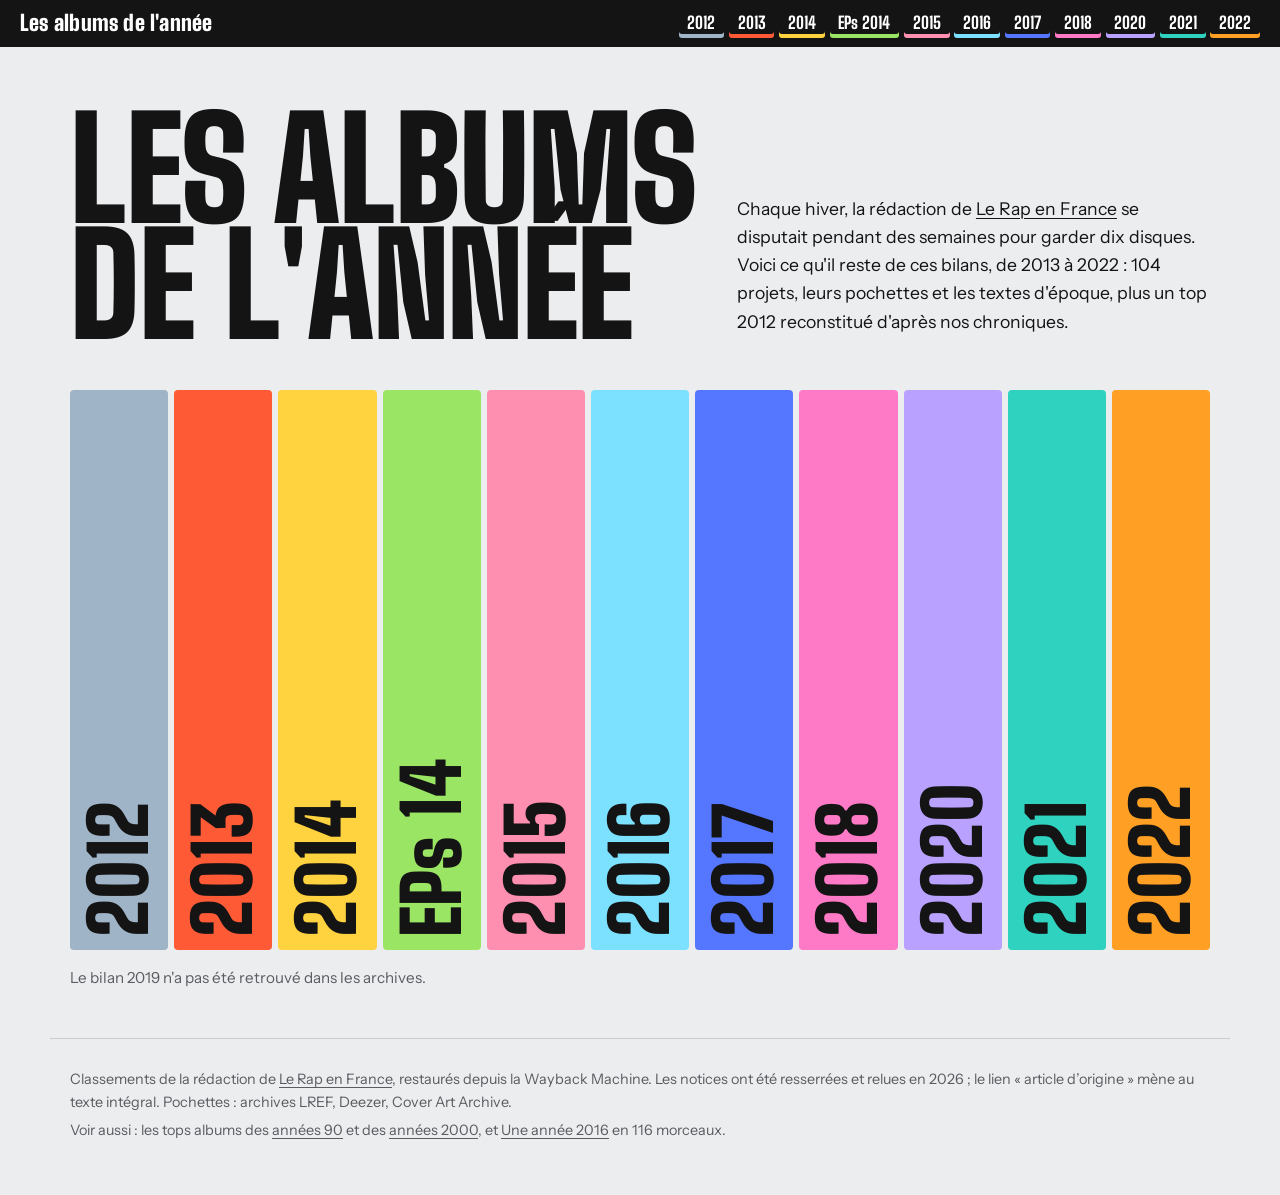
<file: index.html>
<!doctype html>
<html lang="fr"><head><meta charset="utf-8">
<meta name="viewport" content="width=device-width,initial-scale=1">
<title>Les albums de l&#x27;année · Le Rap en France 2013–2022</title>
<meta name="description" content="Les tops albums annuels de la rédaction de Le Rap en France, de 2013 à 2022.">
<meta name="theme-color" content="#141414">
<link rel="stylesheet" href="/style.css?v=5">
<link rel="icon" href="data:image/svg+xml,%3Csvg xmlns='http://www.w3.org/2000/svg' viewBox='0 0 64 64'%3E%3Ccircle cx='32' cy='32' r='30' fill='%23141414'/%3E%3Ccircle cx='32' cy='32' r='9' fill='%23141414'/%3E%3C/svg%3E">
</head><body class="hub-page" style="--c:#141414">
<header class="bar"><a class="home" href="/">Les albums de l'année</a><nav aria-label="Années"><a href="/2012/" style="--c:#9FB4C7">2012</a><a href="/2013/" style="--c:#FF5A36">2013</a><a href="/2014/" style="--c:#FFD23F">2014</a><a href="/2014-ep/" style="--c:#9BE564">EPs 2014</a><a href="/2015/" style="--c:#FF8FB1">2015</a><a href="/2016/" style="--c:#7CE0FF">2016</a><a href="/2017/" style="--c:#5577FF">2017</a><a href="/2018/" style="--c:#FF7AC6">2018</a><a href="/2020/" style="--c:#B9A2FF">2020</a><a href="/2021/" style="--c:#2FD1BF">2021</a><a href="/2022/" style="--c:#FFA024">2022</a></nav></header>
<main>
<section class="hub">
  <h1>Les albums<br>de l'année</h1>
  <p>Chaque hiver, la rédaction de <a href="https://lref.fr/">Le Rap en France</a> se disputait pendant des semaines pour garder dix disques. Voici ce qu'il reste de ces bilans, de 2013 à 2022 : 104 projets, leurs pochettes et les textes d'époque, plus un top 2012 reconstitué d'après nos chroniques.</p>
</section>
<ol class="spines">
<li style="--c:#9FB4C7"><a href="/2012/">
  <span class="yr">2012</span>
  <span class="cv"><span class="ph">Fenêtre sur rue</span><img src="https://cdn-images.dzcdn.net/images/cover/addedd991e98eeec4923bd95ccd744d5/500x500-000000-80-0-0.jpg" alt="" loading="lazy" onerror="this.remove()"></span>
  <span class="meta"><small>albums · 10 titres · reconstitué</small><b>Hugo TSR</b><em>N° 1 : Fenêtre sur rue</em></span>
</a></li><li style="--c:#FF5A36"><a href="/2013/">
  <span class="yr">2013</span>
  <span class="cv"><span class="ph">Gunz N’ Rocé</span><img src="https://cdn-images.dzcdn.net/images/cover/c3607acecd62cb50e644ffd924142a46/500x500-000000-80-0-0.jpg" alt="" loading="lazy" onerror="this.remove()"></span>
  <span class="meta"><small>albums · 10 titres</small><b>Rocé</b><em>En tête : Gunz N’ Rocé</em></span>
</a></li><li style="--c:#FFD23F"><a href="/2014/">
  <span class="yr">2014</span>
  <span class="cv"><span class="ph">Toute Entrée Est Définitive</span><img src="https://cdn-images.dzcdn.net/images/cover/6104590730a681fc26f66b612321072b/500x500-000000-80-0-0.jpg" alt="" loading="lazy" onerror="this.remove()"></span>
  <span class="meta"><small>albums · 10 titres</small><b>Asocial Club</b><em>N° 1 : Toute Entrée Est Définitive</em></span>
</a></li><li style="--c:#9BE564"><a href="/2014-ep/">
  <span class="yr">EPs 14</span>
  <span class="cv"><span class="ph">NQNT</span><img src="https://web.archive.org/web/2020im_/http://lerapenfrance.fr/wp-content/uploads/2014/10/vald-nqnt.jpg" alt="" loading="lazy" onerror="this.remove()"></span>
  <span class="meta"><small>EPs &amp; mixtapes · 10 titres</small><b>Vald</b><em>N° 1 : NQNT</em></span>
</a></li><li style="--c:#FF8FB1"><a href="/2015/">
  <span class="yr">2015</span>
  <span class="cv"><span class="ph">Dragon Rash</span><img src="https://cdn-images.dzcdn.net/images/cover/91ef34b7faf3d59c626a4b2e744309b4/500x500-000000-80-0-0.jpg" alt="" loading="lazy" onerror="this.remove()"></span>
  <span class="meta"><small>projets · 10 titres</small><b>Demi Portion</b><em>En tête : Dragon Rash</em></span>
</a></li><li style="--c:#7CE0FF"><a href="/2016/">
  <span class="yr">2016</span>
  <span class="cv"><span class="ph">Dans la légende</span><img src="https://cdn-images.dzcdn.net/images/cover/3722b6f876813ecf4bdf75443bf02da1/500x500-000000-80-0-0.jpg" alt="" loading="lazy" onerror="this.remove()"></span>
  <span class="meta"><small>projets · 10 titres</small><b>PNL</b><em>N° 1 : Dans la légende</em></span>
</a></li><li style="--c:#5577FF"><a href="/2017/">
  <span class="yr">2017</span>
  <span class="cv"><span class="ph">Ipséité</span><img src="https://cdn-images.dzcdn.net/images/cover/79ba3cd515942d1dc62f49f859a374fd/500x500-000000-80-0-0.jpg" alt="" loading="lazy" onerror="this.remove()"></span>
  <span class="meta"><small>projets · 10 titres</small><b>Damso</b><em>N° 1 : Ipséité</em></span>
</a></li><li style="--c:#FF7AC6"><a href="/2018/">
  <span class="yr">2018</span>
  <span class="cv"><span class="ph">UMLA</span><img src="https://cdn-images.dzcdn.net/images/cover/a7bac94fea24e918b383eee57fa97caa/500x500-000000-80-0-0.jpg" alt="" loading="lazy" onerror="this.remove()"></span>
  <span class="meta"><small>projets · 10 titres</small><b>Alpha Wann</b><em>N° 1 : UMLA</em></span>
</a></li><li style="--c:#B9A2FF"><a href="/2020/">
  <span class="yr">2020</span>
  <span class="cv"><span class="ph">Trinity</span><img src="https://cdn-images.dzcdn.net/images/cover/6cebb13caf6dae96d49f35d856a34226/500x500-000000-80-0-0.jpg" alt="" loading="lazy" onerror="this.remove()"></span>
  <span class="meta"><small>projets · 10 titres</small><b>Laylow</b><em>N° 1 : Trinity</em></span>
</a></li><li style="--c:#2FD1BF"><a href="/2021/">
  <span class="yr">2021</span>
  <span class="cv"><span class="ph">L’étrange Histoire de Mr. Anderson</span><img src="https://cdn-images.dzcdn.net/images/cover/f968eb506868df5736521217bb87ccc7/500x500-000000-80-0-0.jpg" alt="" loading="lazy" onerror="this.remove()"></span>
  <span class="meta"><small>projets · 10 titres</small><b>Laylow</b><em>N° 1 : L’étrange Histoire de Mr. Anderson</em></span>
</a></li><li style="--c:#FFA024"><a href="/2022/">
  <span class="yr">2022</span>
  <span class="cv"><span class="ph">Memoria</span><img src="https://cdn-images.dzcdn.net/images/cover/594754de90ec0b807229f9c985289530/500x500-000000-80-0-0.jpg" alt="" loading="lazy" onerror="this.remove()"></span>
  <span class="meta"><small>projets · 14 titres</small><b>Jazzy Bazz</b><em>N° 1 : Memoria</em></span>
</a></li>
</ol>
<p class="gap">Le bilan 2019 n'a pas été retrouvé dans les archives.</p>
</main>
<footer class="foot"><p>Classements de la rédaction de <a href="https://lref.fr/">Le Rap en France</a>, restaurés depuis la Wayback Machine. Les notices ont été resserrées et relues en 2026 ; le lien « article d’origine » mène au texte intégral. Pochettes : archives LREF, Deezer, Cover Art Archive.</p><p>Voir aussi : les tops albums des <a href="https://90.lref.fr/">années 90</a> et des <a href="https://2000.lref.fr/">années 2000</a>, et <a href="https://2016.lref.fr/">Une année 2016</a> en 116 morceaux.</p></footer>
</body></html>
</file>
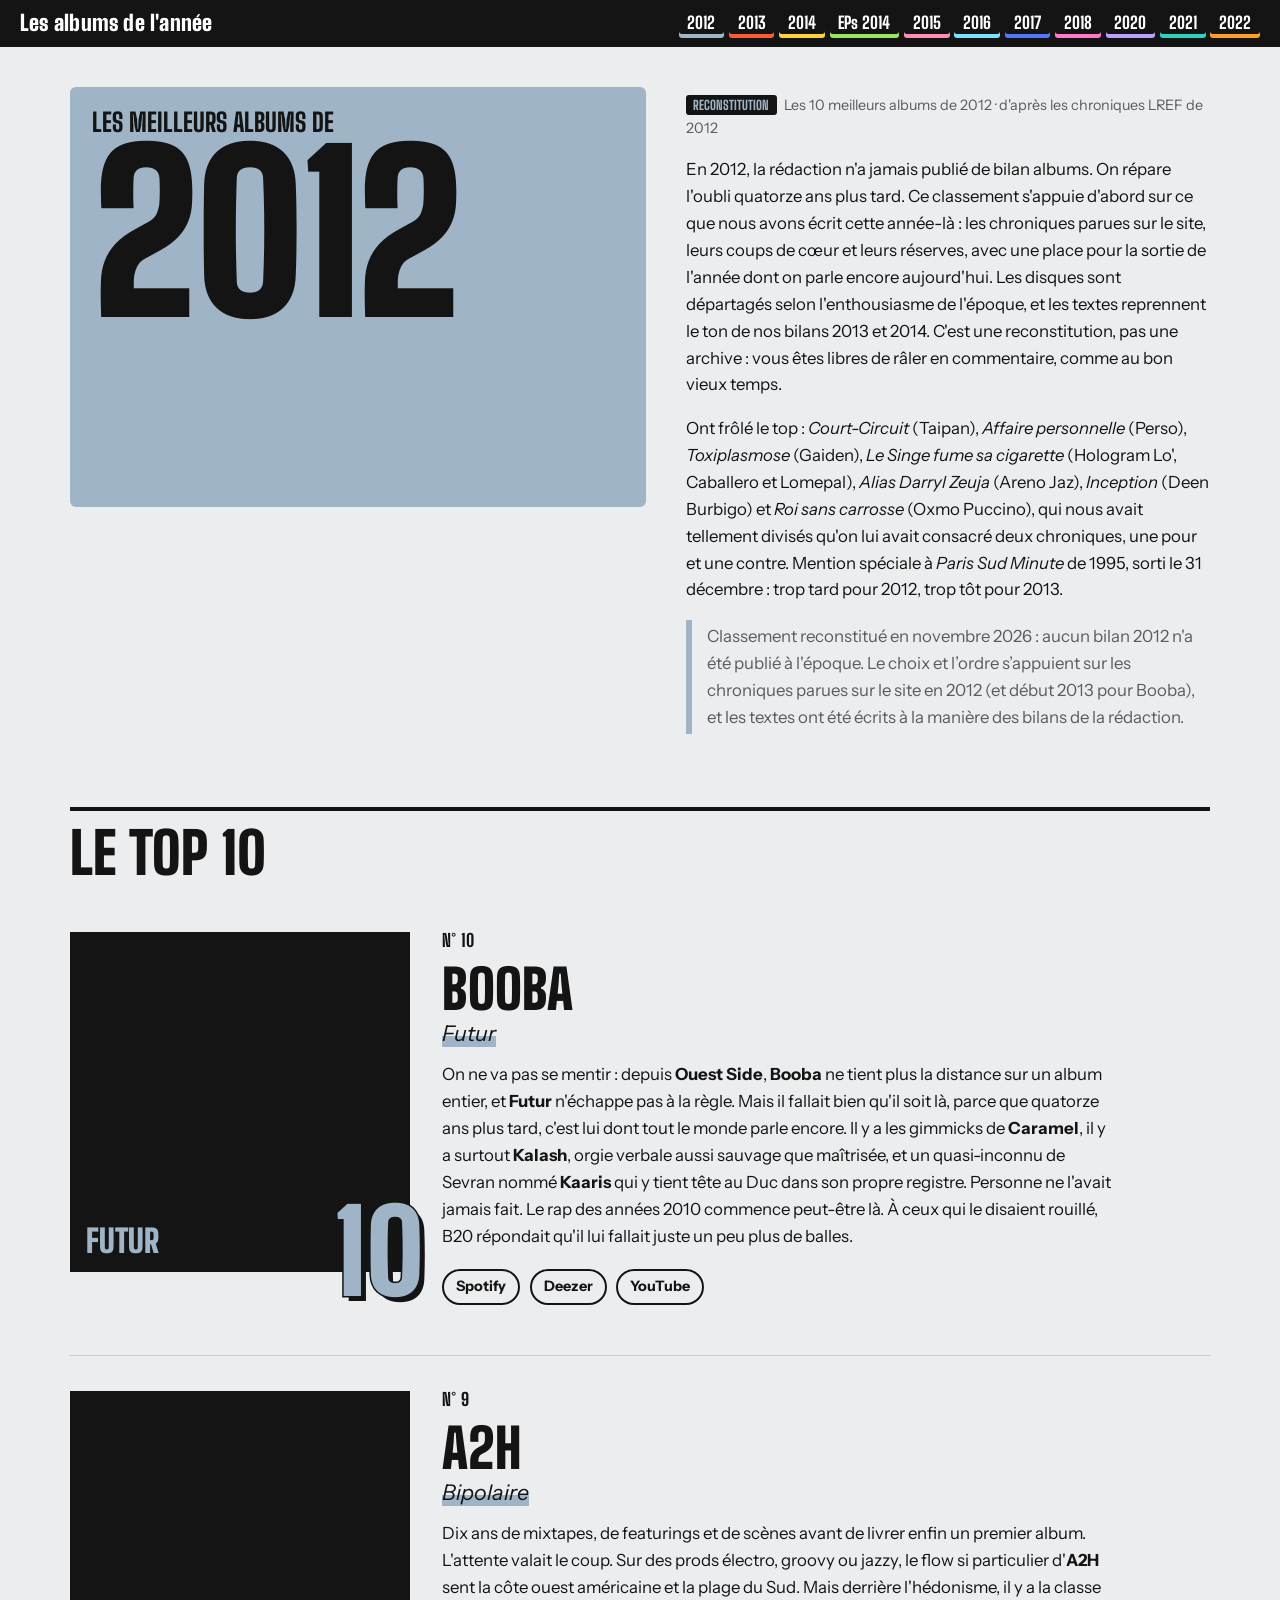
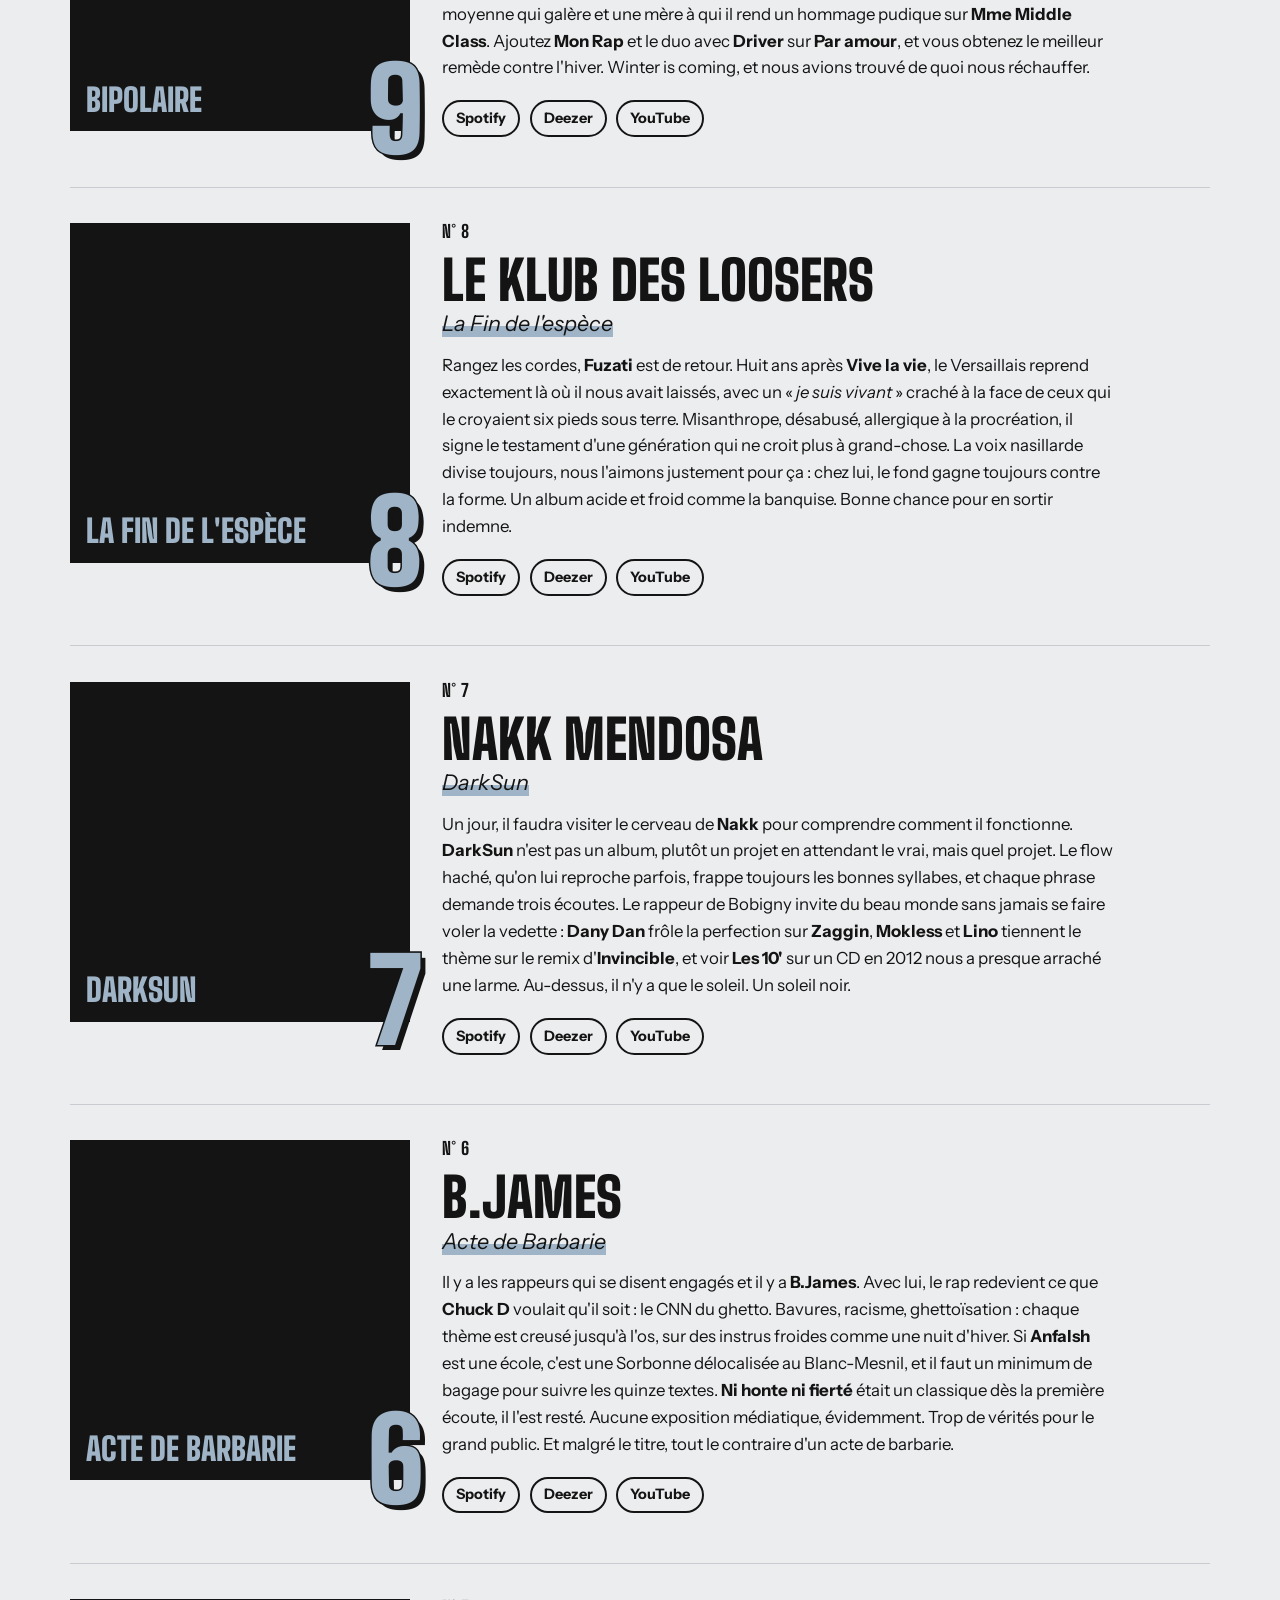
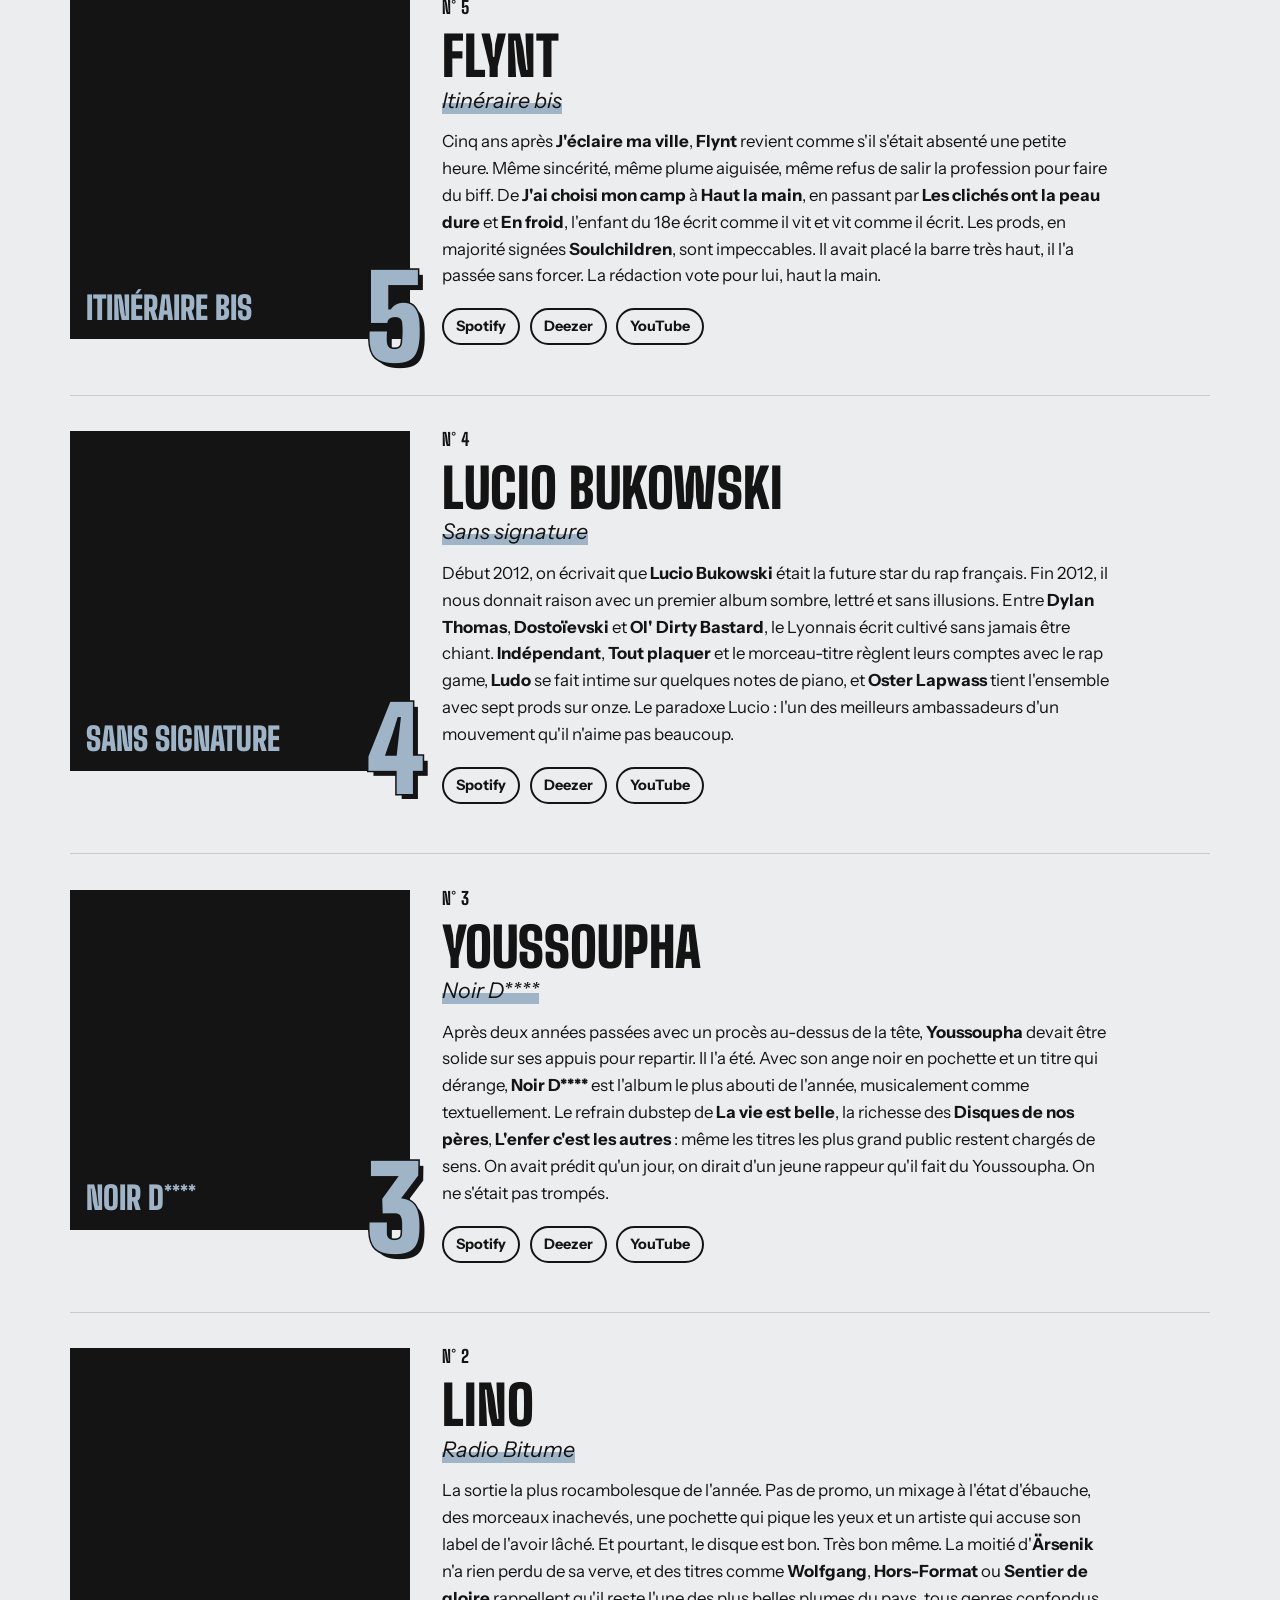
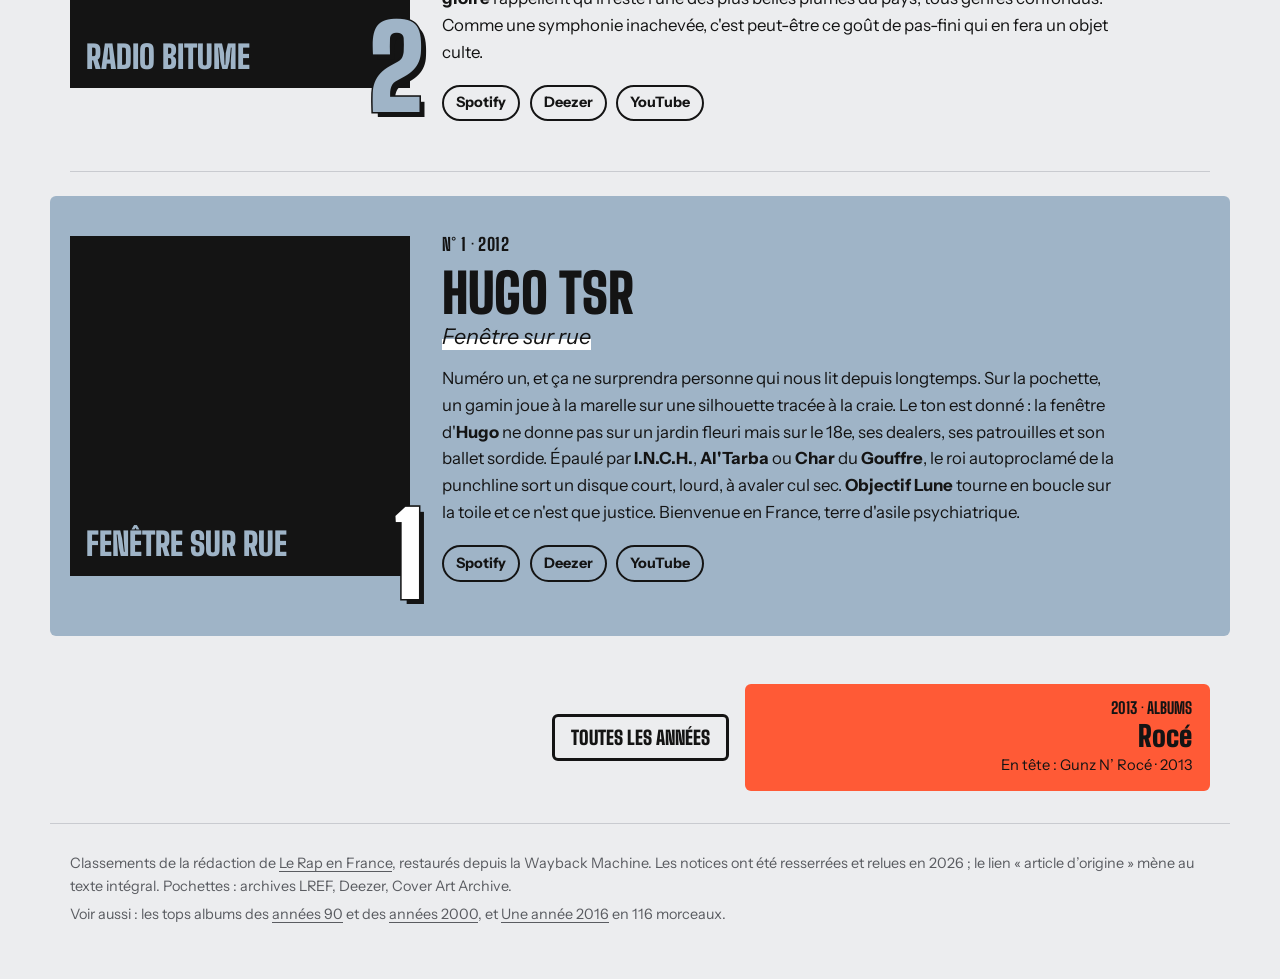
<file: 2012/index.html>
<!doctype html>
<html lang="fr"><head><meta charset="utf-8">
<meta name="viewport" content="width=device-width,initial-scale=1">
<title>Les meilleurs albums de 2012 · LREF</title>
<meta name="description" content="Le classement des meilleurs albums de rap français de 2012 par la rédaction de Le Rap en France.">
<meta name="theme-color" content="#9FB4C7">
<link rel="stylesheet" href="/style.css?v=5">
<link rel="icon" href="data:image/svg+xml,%3Csvg xmlns='http://www.w3.org/2000/svg' viewBox='0 0 64 64'%3E%3Ccircle cx='32' cy='32' r='30' fill='%23141414'/%3E%3Ccircle cx='32' cy='32' r='9' fill='%239FB4C7'/%3E%3C/svg%3E">
</head><body class="year" style="--c:#9FB4C7">
<header class="bar"><a class="home" href="/">Les albums de l'année</a><nav aria-label="Années"><a href="/2012/" style="--c:#9FB4C7">2012</a><a href="/2013/" style="--c:#FF5A36">2013</a><a href="/2014/" style="--c:#FFD23F">2014</a><a href="/2014-ep/" style="--c:#9BE564">EPs 2014</a><a href="/2015/" style="--c:#FF8FB1">2015</a><a href="/2016/" style="--c:#7CE0FF">2016</a><a href="/2017/" style="--c:#5577FF">2017</a><a href="/2018/" style="--c:#FF7AC6">2018</a><a href="/2020/" style="--c:#B9A2FF">2020</a><a href="/2021/" style="--c:#2FD1BF">2021</a><a href="/2022/" style="--c:#FFA024">2022</a></nav></header>
<main>
<section class="yhero">
  <div class="ywrap">
    <p class="kind">Les meilleurs albums de</p>
    <h1>2012</h1>
    <div class="stack" aria-hidden="true"><img src="https://cdn-images.dzcdn.net/images/cover/addedd991e98eeec4923bd95ccd744d5/500x500-000000-80-0-0.jpg" alt="" onerror="this.remove()"><img src="https://coverartarchive.org/release-group/1537b94b-09a0-4235-9ebe-76479577240c/front-500" alt="" onerror="this.remove()"><img src="https://cdn-images.dzcdn.net/images/cover/7513c070b04db33795e624a43ef6748a/500x500-000000-80-0-0.jpg" alt="" onerror="this.remove()"></div>
  </div>
  <div class="lede">
    <p class="by"><span class="tag">Reconstitution</span> Les 10 meilleurs albums de 2012 · d'après les chroniques LREF de 2012</p>
    <p>En 2012, la rédaction n'a jamais publié de bilan albums. On répare l'oubli quatorze ans plus tard. Ce classement s'appuie d'abord sur ce que nous avons écrit cette année-là : les chroniques parues sur le site, leurs coups de cœur et leurs réserves, avec une place pour la sortie de l'année dont on parle encore aujourd'hui. Les disques sont départagés selon l'enthousiasme de l'époque, et les textes reprennent le ton de nos bilans 2013 et 2014. C'est une reconstitution, pas une archive : vous êtes libres de râler en commentaire, comme au bon vieux temps.</p><p>Ont frôlé le top : <em>Court-Circuit</em> (Taipan), <em>Affaire personnelle</em> (Perso), <em>Toxiplasmose</em> (Gaiden), <em>Le Singe fume sa cigarette</em> (Hologram Lo', Caballero et Lomepal), <em>Alias Darryl Zeuja</em> (Areno Jaz), <em>Inception</em> (Deen Burbigo) et <em>Roi sans carrosse</em> (Oxmo Puccino), qui nous avait tellement divisés qu'on lui avait consacré deux chroniques, une pour et une contre. Mention spéciale à <em>Paris Sud Minute</em> de 1995, sorti le 31 décembre : trop tard pour 2012, trop tôt pour 2013.</p>
    <p class="note">Classement reconstitué en novembre 2026 : aucun bilan 2012 n&#x27;a été publié à l&#x27;époque. Le choix et l’ordre s’appuient sur les chroniques parues sur le site en 2012 (et début 2013 pour Booba), et les textes ont été écrits à la manière des bilans de la rédaction.</p>
  </div>
</section>
<h2 class="sec">Le top 10</h2>
<ol class="list">
<li class="al" id="n10">
  <div class="sleeve">
    <span class="ph" aria-hidden="true">Futur</span>
    <img src="https://cdn-images.dzcdn.net/images/cover/b049cac43419981a0468ffd37cbe2aca/500x500-000000-80-0-0.jpg" alt="Pochette de Futur, Booba" loading="lazy" onerror="this.remove()">
    <span class="rk" aria-hidden="true">10</span>
  </div>
  <div class="tx">
    <p class="pos">N° 10</p>
    <h2><span class="ar">Booba</span> <span class="ti">Futur</span></h2>
    <p>On ne va pas se mentir : depuis <strong>Ouest Side</strong>, <strong>Booba</strong> ne tient plus la distance sur un album entier, et <strong>Futur</strong> n'échappe pas à la règle. Mais il fallait bien qu'il soit là, parce que quatorze ans plus tard, c'est lui dont tout le monde parle encore. Il y a les gimmicks de <strong>Caramel</strong>, il y a surtout <strong>Kalash</strong>, orgie verbale aussi sauvage que maîtrisée, et un quasi-inconnu de Sevran nommé <strong>Kaaris</strong> qui y tient tête au Duc dans son propre registre. Personne ne l'avait jamais fait. Le rap des années 2010 commence peut-être là. À ceux qui le disaient rouillé, B20 répondait qu'il lui fallait juste un peu plus de balles.</p>
    <p class="ls"><a href="https://open.spotify.com/search/Booba%20Futur">Spotify</a>
    <a href="https://www.deezer.com/search/Booba%20Futur/album">Deezer</a>
    <a href="https://www.youtube.com/results?search_query=Booba+Futur">YouTube</a></p>
  </div>
</li><li class="al" id="n9">
  <div class="sleeve">
    <span class="ph" aria-hidden="true">Bipolaire</span>
    <img src="https://cdn-images.dzcdn.net/images/cover/09489bc06d8c89b75203f91fb339d902/500x500-000000-80-0-0.jpg" alt="Pochette de Bipolaire, A2H" loading="lazy" onerror="this.remove()">
    <span class="rk" aria-hidden="true">9</span>
  </div>
  <div class="tx">
    <p class="pos">N° 9</p>
    <h2><span class="ar">A2H</span> <span class="ti">Bipolaire</span></h2>
    <p>Dix ans de mixtapes, de featurings et de scènes avant de livrer enfin un premier album. L'attente valait le coup. Sur des prods électro, groovy ou jazzy, le flow si particulier d'<strong>A2H</strong> sent la côte ouest américaine et la plage du Sud. Mais derrière l'hédonisme, il y a la classe moyenne qui galère et une mère à qui il rend un hommage pudique sur <strong>Mme Middle Class</strong>. Ajoutez <strong>Mon Rap</strong> et le duo avec <strong>Driver</strong> sur <strong>Par amour</strong>, et vous obtenez le meilleur remède contre l'hiver. Winter is coming, et nous avions trouvé de quoi nous réchauffer.</p>
    <p class="ls"><a href="https://open.spotify.com/search/A2H%20Bipolaire">Spotify</a>
    <a href="https://www.deezer.com/search/A2H%20Bipolaire/album">Deezer</a>
    <a href="https://www.youtube.com/results?search_query=A2H+Bipolaire">YouTube</a></p>
  </div>
</li><li class="al" id="n8">
  <div class="sleeve">
    <span class="ph" aria-hidden="true">La Fin de l&#x27;espèce</span>
    <img src="https://cdn-images.dzcdn.net/images/cover/ba9425d3c03d5ac240a48b2fac33d948/500x500-000000-80-0-0.jpg" alt="Pochette de La Fin de l&#x27;espèce, Le Klub des Loosers" loading="lazy" onerror="this.remove()">
    <span class="rk" aria-hidden="true">8</span>
  </div>
  <div class="tx">
    <p class="pos">N° 8</p>
    <h2><span class="ar">Le Klub des Loosers</span> <span class="ti">La Fin de l&#x27;espèce</span></h2>
    <p>Rangez les cordes, <strong>Fuzati</strong> est de retour. Huit ans après <strong>Vive la vie</strong>, le Versaillais reprend exactement là où il nous avait laissés, avec un « <em>je suis vivant</em> » craché à la face de ceux qui le croyaient six pieds sous terre. Misanthrope, désabusé, allergique à la procréation, il signe le testament d'une génération qui ne croit plus à grand-chose. La voix nasillarde divise toujours, nous l'aimons justement pour ça : chez lui, le fond gagne toujours contre la forme. Un album acide et froid comme la banquise. Bonne chance pour en sortir indemne.</p>
    <p class="ls"><a href="https://open.spotify.com/search/Le%20Klub%20des%20Loosers%20La%20Fin%20de%20l%27esp%C3%A8ce">Spotify</a>
    <a href="https://www.deezer.com/search/Le%20Klub%20des%20Loosers%20La%20Fin%20de%20l%27esp%C3%A8ce/album">Deezer</a>
    <a href="https://www.youtube.com/results?search_query=Le+Klub+des+Loosers+La+Fin+de+l%27esp%C3%A8ce">YouTube</a></p>
  </div>
</li><li class="al" id="n7">
  <div class="sleeve">
    <span class="ph" aria-hidden="true">DarkSun</span>
    <img src="https://cdn-images.dzcdn.net/images/cover/d6845292beae24b903302585e9536059/500x500-000000-80-0-0.jpg" alt="Pochette de DarkSun, Nakk Mendosa" loading="lazy" onerror="this.remove()">
    <span class="rk" aria-hidden="true">7</span>
  </div>
  <div class="tx">
    <p class="pos">N° 7</p>
    <h2><span class="ar">Nakk Mendosa</span> <span class="ti">DarkSun</span></h2>
    <p>Un jour, il faudra visiter le cerveau de <strong>Nakk</strong> pour comprendre comment il fonctionne. <strong>DarkSun</strong> n'est pas un album, plutôt un projet en attendant le vrai, mais quel projet. Le flow haché, qu'on lui reproche parfois, frappe toujours les bonnes syllabes, et chaque phrase demande trois écoutes. Le rappeur de Bobigny invite du beau monde sans jamais se faire voler la vedette : <strong>Dany Dan</strong> frôle la perfection sur <strong>Zaggin</strong>, <strong>Mokless</strong> et <strong>Lino</strong> tiennent le thème sur le remix d'<strong>Invincible</strong>, et voir <strong>Les 10'</strong> sur un CD en 2012 nous a presque arraché une larme. Au-dessus, il n'y a que le soleil. Un soleil noir.</p>
    <p class="ls"><a href="https://open.spotify.com/search/Nakk%20Mendosa%20DarkSun">Spotify</a>
    <a href="https://www.deezer.com/search/Nakk%20Mendosa%20DarkSun/album">Deezer</a>
    <a href="https://www.youtube.com/results?search_query=Nakk+Mendosa+DarkSun">YouTube</a></p>
  </div>
</li><li class="al" id="n6">
  <div class="sleeve">
    <span class="ph" aria-hidden="true">Acte de Barbarie</span>
    <img src="https://cdn-images.dzcdn.net/images/cover/b4b9f5e3f73b3333695ffad206b4ac5c/500x500-000000-80-0-0.jpg" alt="Pochette de Acte de Barbarie, B.James" loading="lazy" onerror="this.remove()">
    <span class="rk" aria-hidden="true">6</span>
  </div>
  <div class="tx">
    <p class="pos">N° 6</p>
    <h2><span class="ar">B.James</span> <span class="ti">Acte de Barbarie</span></h2>
    <p>Il y a les rappeurs qui se disent engagés et il y a <strong>B.James</strong>. Avec lui, le rap redevient ce que <strong>Chuck D</strong> voulait qu'il soit : le CNN du ghetto. Bavures, racisme, ghettoïsation : chaque thème est creusé jusqu'à l'os, sur des instrus froides comme une nuit d'hiver. Si <strong>Anfalsh</strong> est une école, c'est une Sorbonne délocalisée au Blanc-Mesnil, et il faut un minimum de bagage pour suivre les quinze textes. <strong>Ni honte ni fierté</strong> était un classique dès la première écoute, il l'est resté. Aucune exposition médiatique, évidemment. Trop de vérités pour le grand public. Et malgré le titre, tout le contraire d'un acte de barbarie.</p>
    <p class="ls"><a href="https://open.spotify.com/search/B.James%20Acte%20de%20Barbarie">Spotify</a>
    <a href="https://www.deezer.com/search/B.James%20Acte%20de%20Barbarie/album">Deezer</a>
    <a href="https://www.youtube.com/results?search_query=B.James+Acte+de+Barbarie">YouTube</a></p>
  </div>
</li><li class="al" id="n5">
  <div class="sleeve">
    <span class="ph" aria-hidden="true">Itinéraire bis</span>
    <img src="https://cdn-images.dzcdn.net/images/cover/3a122aba6c3a1ed0fa78aee55bb22b7e/500x500-000000-80-0-0.jpg" alt="Pochette de Itinéraire bis, Flynt" loading="lazy" onerror="this.remove()">
    <span class="rk" aria-hidden="true">5</span>
  </div>
  <div class="tx">
    <p class="pos">N° 5</p>
    <h2><span class="ar">Flynt</span> <span class="ti">Itinéraire bis</span></h2>
    <p>Cinq ans après <strong>J'éclaire ma ville</strong>, <strong>Flynt</strong> revient comme s'il s'était absenté une petite heure. Même sincérité, même plume aiguisée, même refus de salir la profession pour faire du biff. De <strong>J'ai choisi mon camp</strong> à <strong>Haut la main</strong>, en passant par <strong>Les clichés ont la peau dure</strong> et <strong>En froid</strong>, l'enfant du 18e écrit comme il vit et vit comme il écrit. Les prods, en majorité signées <strong>Soulchildren</strong>, sont impeccables. Il avait placé la barre très haut, il l'a passée sans forcer. La rédaction vote pour lui, haut la main.</p>
    <p class="ls"><a href="https://open.spotify.com/search/Flynt%20Itin%C3%A9raire%20bis">Spotify</a>
    <a href="https://www.deezer.com/search/Flynt%20Itin%C3%A9raire%20bis/album">Deezer</a>
    <a href="https://www.youtube.com/results?search_query=Flynt+Itin%C3%A9raire+bis">YouTube</a></p>
  </div>
</li><li class="al" id="n4">
  <div class="sleeve">
    <span class="ph" aria-hidden="true">Sans signature</span>
    <img src="https://cdn-images.dzcdn.net/images/cover/b763c38edabf6169d8072da2513d7ea4/500x500-000000-80-0-0.jpg" alt="Pochette de Sans signature, Lucio Bukowski" loading="lazy" onerror="this.remove()">
    <span class="rk" aria-hidden="true">4</span>
  </div>
  <div class="tx">
    <p class="pos">N° 4</p>
    <h2><span class="ar">Lucio Bukowski</span> <span class="ti">Sans signature</span></h2>
    <p>Début 2012, on écrivait que <strong>Lucio Bukowski</strong> était la future star du rap français. Fin 2012, il nous donnait raison avec un premier album sombre, lettré et sans illusions. Entre <strong>Dylan Thomas</strong>, <strong>Dostoïevski</strong> et <strong>Ol' Dirty Bastard</strong>, le Lyonnais écrit cultivé sans jamais être chiant. <strong>Indépendant</strong>, <strong>Tout plaquer</strong> et le morceau-titre règlent leurs comptes avec le rap game, <strong>Ludo</strong> se fait intime sur quelques notes de piano, et <strong>Oster Lapwass</strong> tient l'ensemble avec sept prods sur onze. Le paradoxe Lucio : l'un des meilleurs ambassadeurs d'un mouvement qu'il n'aime pas beaucoup.</p>
    <p class="ls"><a href="https://open.spotify.com/search/Lucio%20Bukowski%20Sans%20signature">Spotify</a>
    <a href="https://www.deezer.com/search/Lucio%20Bukowski%20Sans%20signature/album">Deezer</a>
    <a href="https://www.youtube.com/results?search_query=Lucio+Bukowski+Sans+signature">YouTube</a></p>
  </div>
</li><li class="al" id="n3">
  <div class="sleeve">
    <span class="ph" aria-hidden="true">Noir D****</span>
    <img src="https://cdn-images.dzcdn.net/images/cover/7513c070b04db33795e624a43ef6748a/500x500-000000-80-0-0.jpg" alt="Pochette de Noir D****, Youssoupha" loading="lazy" onerror="this.remove()">
    <span class="rk" aria-hidden="true">3</span>
  </div>
  <div class="tx">
    <p class="pos">N° 3</p>
    <h2><span class="ar">Youssoupha</span> <span class="ti">Noir D****</span></h2>
    <p>Après deux années passées avec un procès au-dessus de la tête, <strong>Youssoupha</strong> devait être solide sur ses appuis pour repartir. Il l'a été. Avec son ange noir en pochette et un titre qui dérange, <strong>Noir D****</strong> est l'album le plus abouti de l'année, musicalement comme textuellement. Le refrain dubstep de <strong>La vie est belle</strong>, la richesse des <strong>Disques de nos pères</strong>, <strong>L'enfer c'est les autres</strong> : même les titres les plus grand public restent chargés de sens. On avait prédit qu'un jour, on dirait d'un jeune rappeur qu'il fait du Youssoupha. On ne s'était pas trompés.</p>
    <p class="ls"><a href="https://open.spotify.com/search/Youssoupha%20Noir%20D%2A%2A%2A%2A">Spotify</a>
    <a href="https://www.deezer.com/search/Youssoupha%20Noir%20D%2A%2A%2A%2A/album">Deezer</a>
    <a href="https://www.youtube.com/results?search_query=Youssoupha+Noir+D%2A%2A%2A%2A">YouTube</a></p>
  </div>
</li><li class="al" id="n2">
  <div class="sleeve">
    <span class="ph" aria-hidden="true">Radio Bitume</span>
    <img src="https://coverartarchive.org/release-group/1537b94b-09a0-4235-9ebe-76479577240c/front-500" alt="Pochette de Radio Bitume, Lino" loading="lazy" onerror="this.remove()">
    <span class="rk" aria-hidden="true">2</span>
  </div>
  <div class="tx">
    <p class="pos">N° 2</p>
    <h2><span class="ar">Lino</span> <span class="ti">Radio Bitume</span></h2>
    <p>La sortie la plus rocambolesque de l'année. Pas de promo, un mixage à l'état d'ébauche, des morceaux inachevés, une pochette qui pique les yeux et un artiste qui accuse son label de l'avoir lâché. Et pourtant, le disque est bon. Très bon même. La moitié d'<strong>Ärsenik</strong> n'a rien perdu de sa verve, et des titres comme <strong>Wolfgang</strong>, <strong>Hors-Format</strong> ou <strong>Sentier de gloire</strong> rappellent qu'il reste l'une des plus belles plumes du pays, tous genres confondus. Comme une symphonie inachevée, c'est peut-être ce goût de pas-fini qui en fera un objet culte.</p>
    <p class="ls"><a href="https://open.spotify.com/search/Lino%20Radio%20Bitume">Spotify</a>
    <a href="https://www.deezer.com/search/Lino%20Radio%20Bitume/album">Deezer</a>
    <a href="https://www.youtube.com/results?search_query=Lino+Radio+Bitume">YouTube</a></p>
  </div>
</li><li class="al one" id="n1">
  <div class="sleeve">
    <span class="ph" aria-hidden="true">Fenêtre sur rue</span>
    <img src="https://cdn-images.dzcdn.net/images/cover/addedd991e98eeec4923bd95ccd744d5/500x500-000000-80-0-0.jpg" alt="Pochette de Fenêtre sur rue, Hugo TSR" loading="lazy" onerror="this.remove()">
    <span class="rk" aria-hidden="true">1</span>
  </div>
  <div class="tx">
    <p class="pos">N° 1 · 2012</p>
    <h2><span class="ar">Hugo TSR</span> <span class="ti">Fenêtre sur rue</span></h2>
    <p>Numéro un, et ça ne surprendra personne qui nous lit depuis longtemps. Sur la pochette, un gamin joue à la marelle sur une silhouette tracée à la craie. Le ton est donné : la fenêtre d'<strong>Hugo</strong> ne donne pas sur un jardin fleuri mais sur le 18e, ses dealers, ses patrouilles et son ballet sordide. Épaulé par <strong>I.N.C.H.</strong>, <strong>Al'Tarba</strong> ou <strong>Char</strong> du <strong>Gouffre</strong>, le roi autoproclamé de la punchline sort un disque court, lourd, à avaler cul sec. <strong>Objectif Lune</strong> tourne en boucle sur la toile et ce n'est que justice. Bienvenue en France, terre d'asile psychiatrique.</p>
    <p class="ls"><a href="https://open.spotify.com/search/Hugo%20TSR%20Fen%C3%AAtre%20sur%20rue">Spotify</a>
    <a href="https://www.deezer.com/search/Hugo%20TSR%20Fen%C3%AAtre%20sur%20rue/album">Deezer</a>
    <a href="https://www.youtube.com/results?search_query=Hugo+TSR+Fen%C3%AAtre+sur+rue">YouTube</a></p>
  </div>
</li>
</ol>
<nav class="pager" aria-label="Autres années"><span></span><a class="all" href="/">Toutes les années</a><a class="next" href="/2013/" style="--c:#FF5A36"><small>2013 · albums</small><b>Rocé</b><em>En tête : Gunz N’ Rocé · 2013</em></a></nav>
</main>
<footer class="foot"><p>Classements de la rédaction de <a href="https://lref.fr/">Le Rap en France</a>, restaurés depuis la Wayback Machine. Les notices ont été resserrées et relues en 2026 ; le lien « article d’origine » mène au texte intégral. Pochettes : archives LREF, Deezer, Cover Art Archive.</p><p>Voir aussi : les tops albums des <a href="https://90.lref.fr/">années 90</a> et des <a href="https://2000.lref.fr/">années 2000</a>, et <a href="https://2016.lref.fr/">Une année 2016</a> en 116 morceaux.</p></footer>
</body></html>
</file>
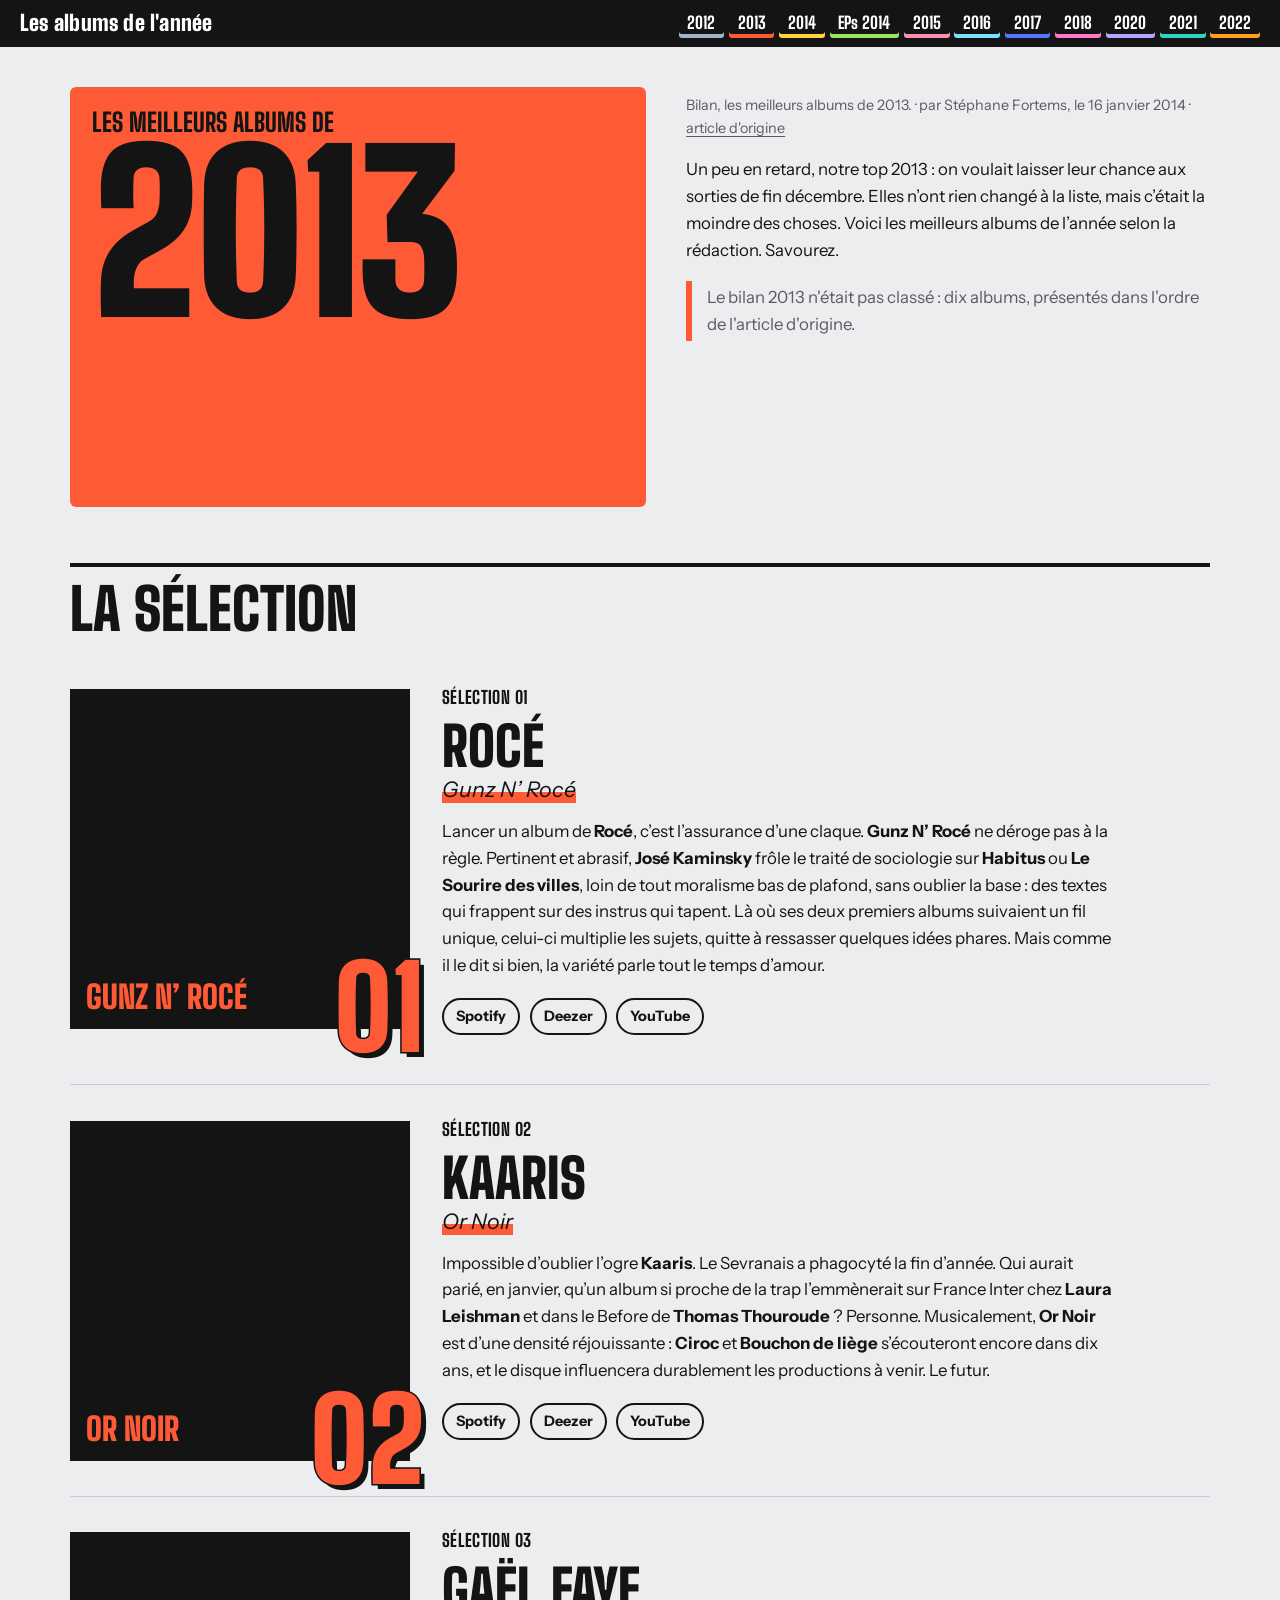
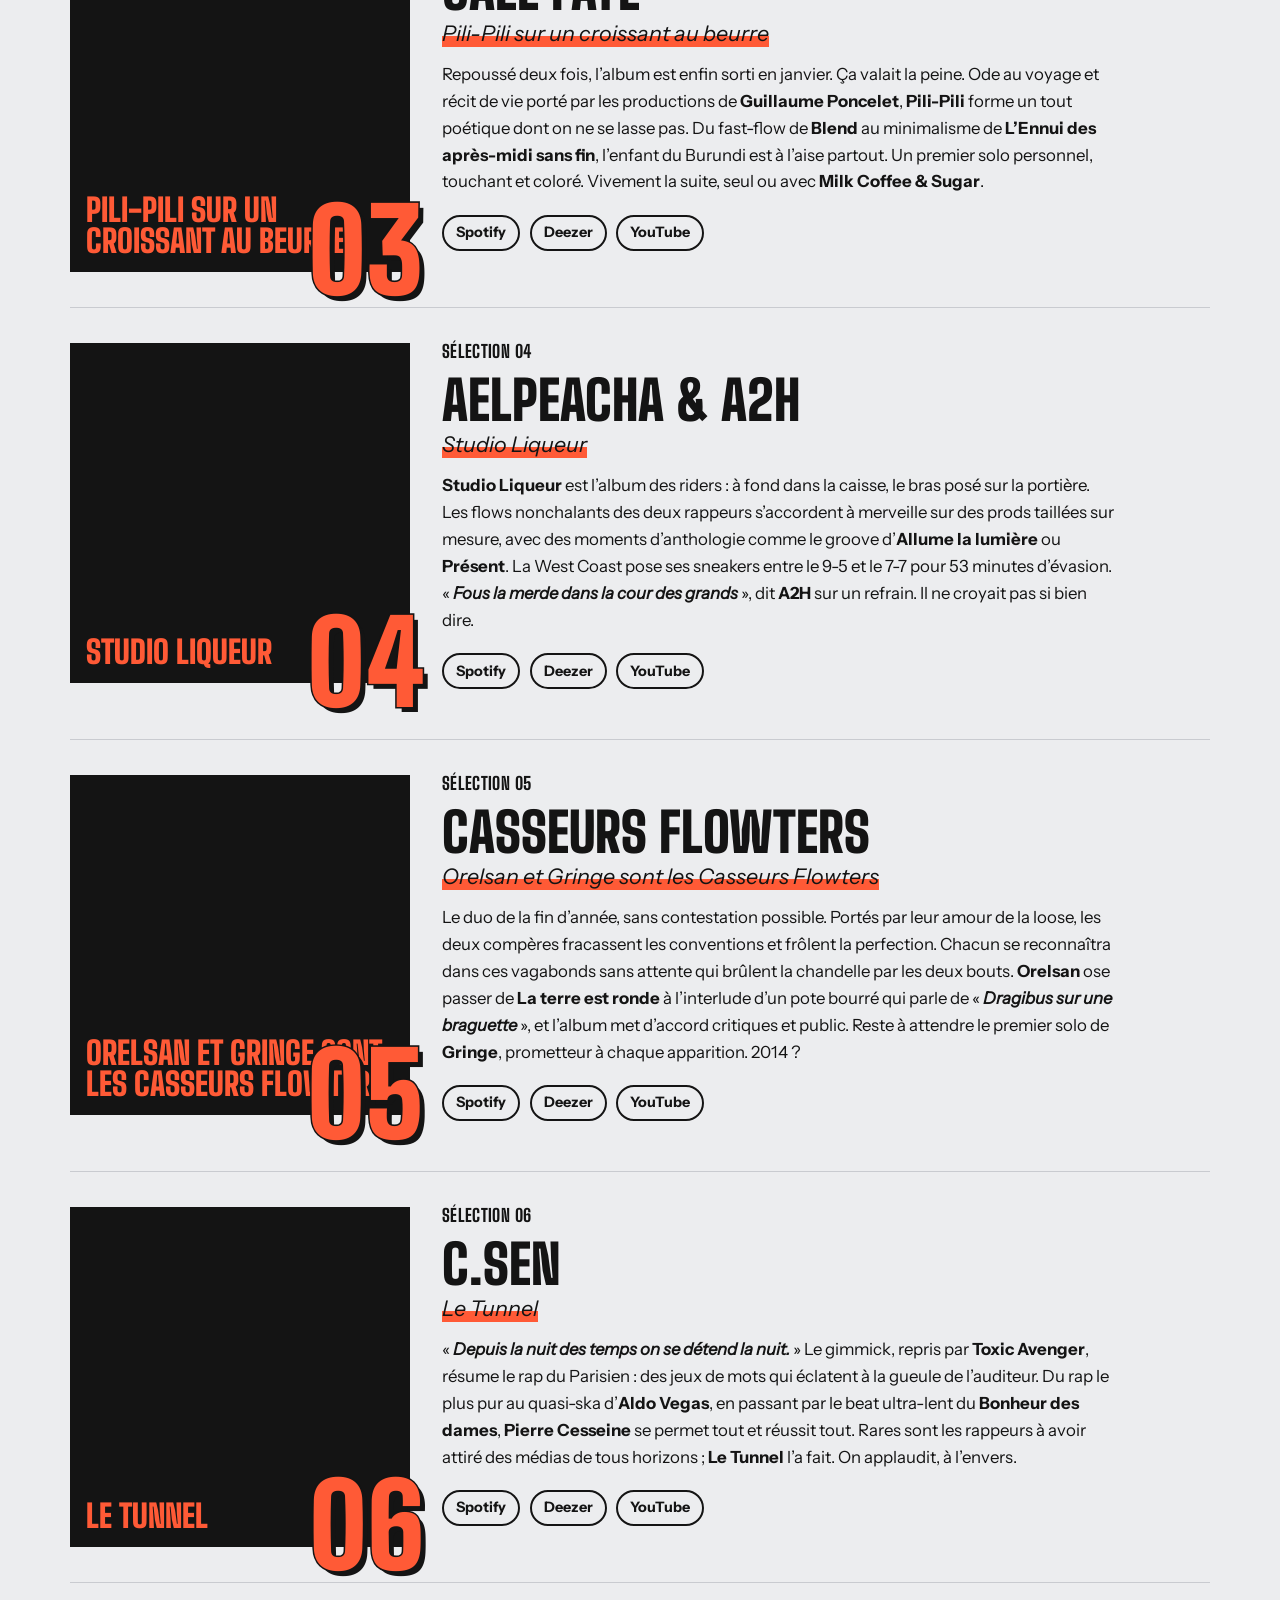
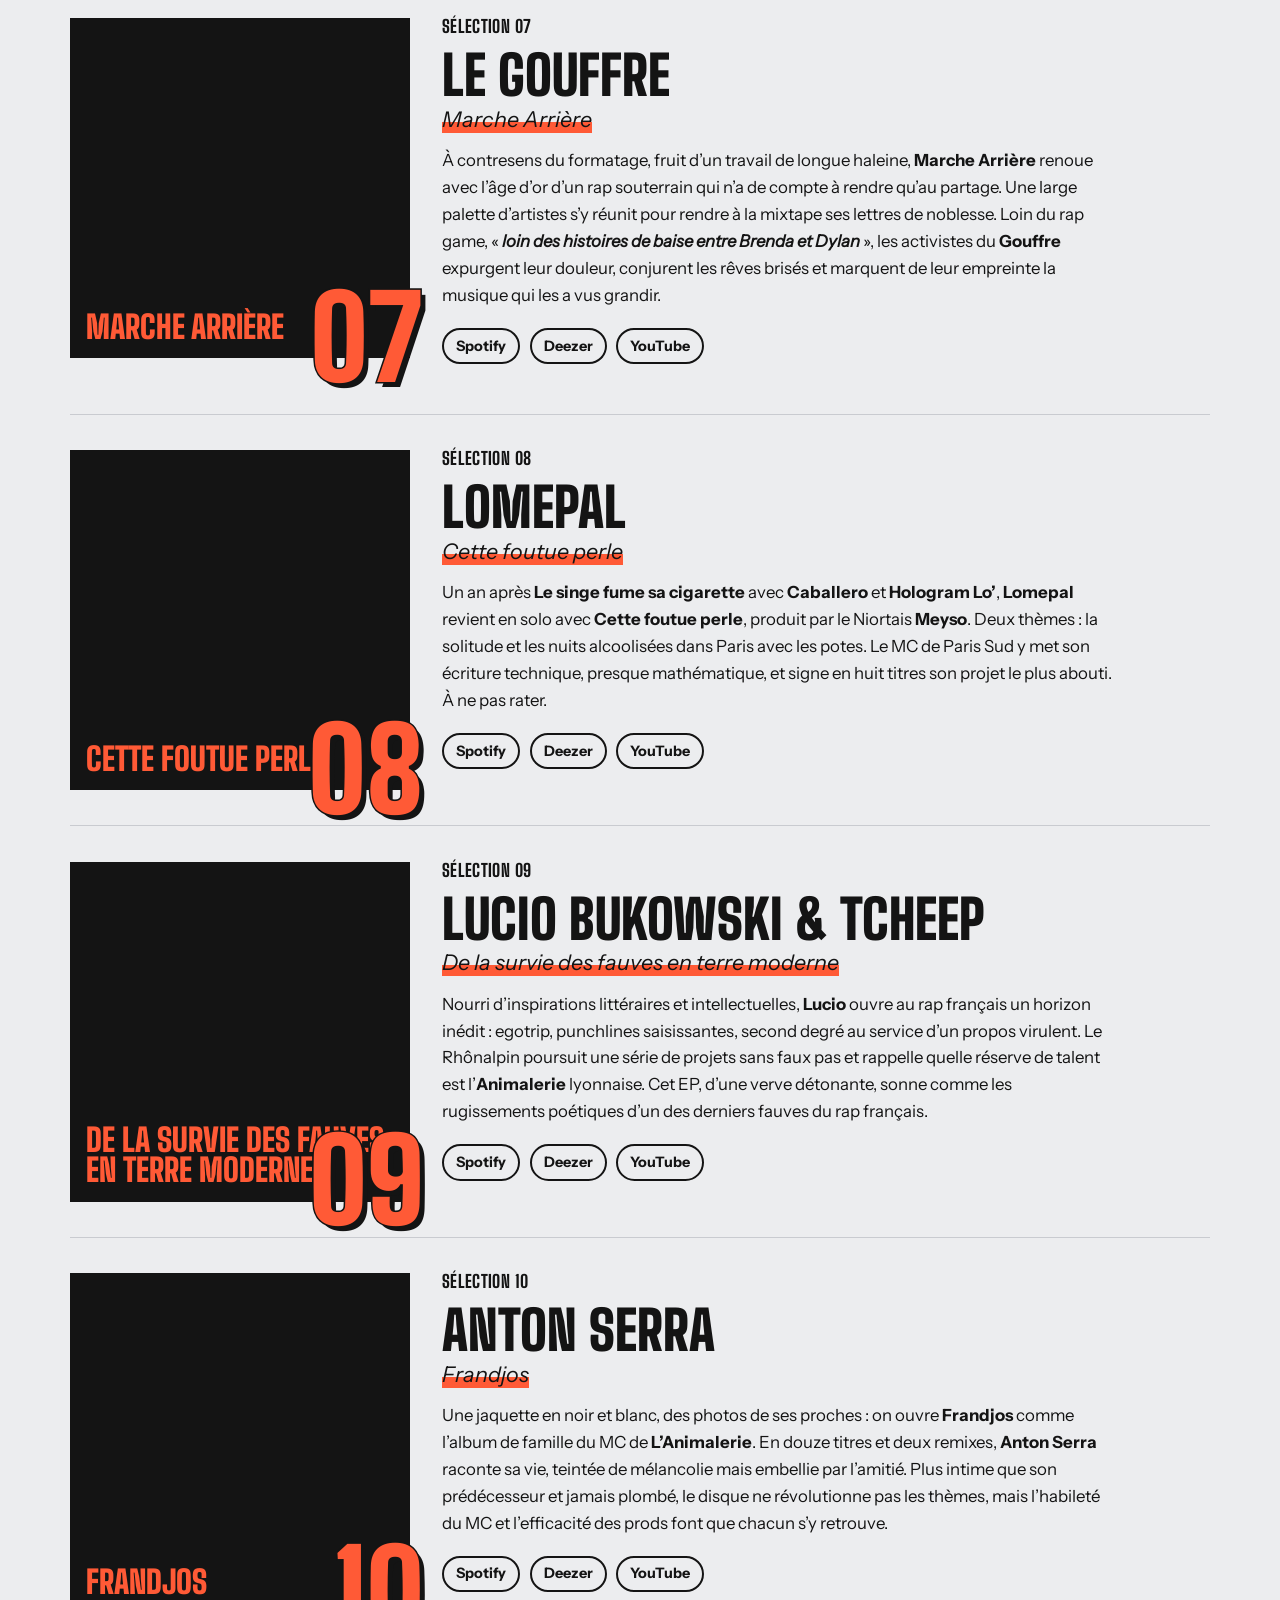
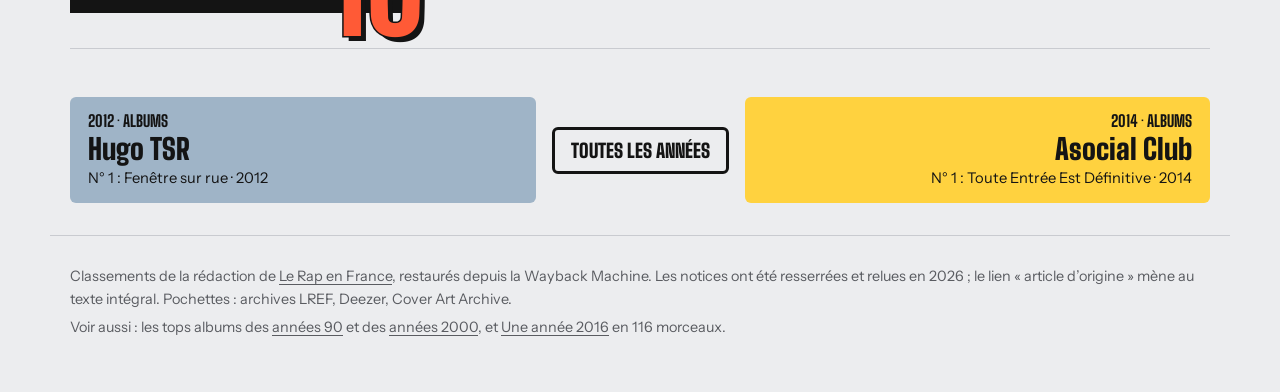
<file: 2013/index.html>
<!doctype html>
<html lang="fr"><head><meta charset="utf-8">
<meta name="viewport" content="width=device-width,initial-scale=1">
<title>Les meilleurs albums de 2013 · LREF</title>
<meta name="description" content="Le classement des meilleurs albums de rap français de 2013 par la rédaction de Le Rap en France.">
<meta name="theme-color" content="#FF5A36">
<link rel="stylesheet" href="/style.css?v=5">
<link rel="icon" href="data:image/svg+xml,%3Csvg xmlns='http://www.w3.org/2000/svg' viewBox='0 0 64 64'%3E%3Ccircle cx='32' cy='32' r='30' fill='%23141414'/%3E%3Ccircle cx='32' cy='32' r='9' fill='%23FF5A36'/%3E%3C/svg%3E">
</head><body class="year" style="--c:#FF5A36">
<header class="bar"><a class="home" href="/">Les albums de l'année</a><nav aria-label="Années"><a href="/2012/" style="--c:#9FB4C7">2012</a><a href="/2013/" style="--c:#FF5A36">2013</a><a href="/2014/" style="--c:#FFD23F">2014</a><a href="/2014-ep/" style="--c:#9BE564">EPs 2014</a><a href="/2015/" style="--c:#FF8FB1">2015</a><a href="/2016/" style="--c:#7CE0FF">2016</a><a href="/2017/" style="--c:#5577FF">2017</a><a href="/2018/" style="--c:#FF7AC6">2018</a><a href="/2020/" style="--c:#B9A2FF">2020</a><a href="/2021/" style="--c:#2FD1BF">2021</a><a href="/2022/" style="--c:#FFA024">2022</a></nav></header>
<main>
<section class="yhero">
  <div class="ywrap">
    <p class="kind">Les meilleurs albums de</p>
    <h1>2013</h1>
    <div class="stack" aria-hidden="true"><img src="https://cdn-images.dzcdn.net/images/cover/60e40c6a7177782da49df4b8c66def4d/500x500-000000-80-0-0.jpg" alt="" onerror="this.remove()"><img src="https://cdn-images.dzcdn.net/images/cover/2f06d57ad9943dfe8295f39a7c3a61d8/500x500-000000-80-0-0.jpg" alt="" onerror="this.remove()"><img src="https://cdn-images.dzcdn.net/images/cover/8c51fdaefb5163e18c31a2f970626dc8/500x500-000000-80-0-0.jpg" alt="" onerror="this.remove()"></div>
  </div>
  <div class="lede">
    <p class="by">Bilan, les meilleurs albums de 2013. · par Stéphane Fortems, le 16 janvier 2014 · <a href="https://lref.fr/a/bilan-notre-top-album/">article d'origine</a></p>
    <p>Un peu en retard, notre top 2013 : on voulait laisser leur chance aux sorties de fin décembre. Elles n’ont rien changé à la liste, mais c’était la moindre des choses. Voici les meilleurs albums de l’année selon la rédaction. Savourez.</p>
    <p class="note">Le bilan 2013 n&#x27;était pas classé : dix albums, présentés dans l&#x27;ordre de l&#x27;article d&#x27;origine.</p>
  </div>
</section>
<h2 class="sec">La sélection</h2>
<ol class="list">
<li class="al" id="n01">
  <div class="sleeve">
    <span class="ph" aria-hidden="true">Gunz N’ Rocé</span>
    <img src="https://cdn-images.dzcdn.net/images/cover/c3607acecd62cb50e644ffd924142a46/500x500-000000-80-0-0.jpg" alt="Pochette de Gunz N’ Rocé, Rocé" loading="lazy" onerror="this.remove()">
    <span class="rk" aria-hidden="true">01</span>
  </div>
  <div class="tx">
    <p class="pos">Sélection 01</p>
    <h2><span class="ar">Rocé</span> <span class="ti">Gunz N’ Rocé</span></h2>
    <p>Lancer un album de <strong>Rocé</strong>, c’est l’assurance d’une claque. <strong>Gunz N’ Rocé</strong> ne déroge pas à la règle. Pertinent et abrasif, <strong>José Kaminsky</strong> frôle le traité de sociologie sur <strong>Habitus</strong> ou <strong>Le Sourire des villes</strong>, loin de tout moralisme bas de plafond, sans oublier la base : des textes qui frappent sur des instrus qui tapent. Là où ses deux premiers albums suivaient un fil unique, celui-ci multiplie les sujets, quitte à ressasser quelques idées phares. Mais comme il le dit si bien, la variété parle tout le temps d’amour.</p>
    <p class="ls"><a href="https://open.spotify.com/search/Roc%C3%A9%20Gunz%20N%E2%80%99%20Roc%C3%A9">Spotify</a>
    <a href="https://www.deezer.com/search/Roc%C3%A9%20Gunz%20N%E2%80%99%20Roc%C3%A9/album">Deezer</a>
    <a href="https://www.youtube.com/results?search_query=Roc%C3%A9+Gunz+N%E2%80%99+Roc%C3%A9">YouTube</a></p>
  </div>
</li><li class="al" id="n02">
  <div class="sleeve">
    <span class="ph" aria-hidden="true">Or Noir</span>
    <img src="https://cdn-images.dzcdn.net/images/cover/842278f2c3220d465e0e4073e00d0153/500x500-000000-80-0-0.jpg" alt="Pochette de Or Noir, Kaaris" loading="lazy" onerror="this.remove()">
    <span class="rk" aria-hidden="true">02</span>
  </div>
  <div class="tx">
    <p class="pos">Sélection 02</p>
    <h2><span class="ar">Kaaris</span> <span class="ti">Or Noir</span></h2>
    <p>Impossible d’oublier l’ogre <strong>Kaaris</strong>. Le Sevranais a phagocyté la fin d’année. Qui aurait parié, en janvier, qu’un album si proche de la trap l’emmènerait sur France Inter chez <strong>Laura Leishman</strong> et dans le Before de <strong>Thomas Thouroude</strong> ? Personne. Musicalement, <strong>Or Noir</strong> est d’une densité réjouissante : <strong>Ciroc</strong> et <strong>Bouchon de liège</strong> s’écouteront encore dans dix ans, et le disque influencera durablement les productions à venir. Le futur.</p>
    <p class="ls"><a href="https://open.spotify.com/search/Kaaris%20Or%20Noir">Spotify</a>
    <a href="https://www.deezer.com/search/Kaaris%20Or%20Noir/album">Deezer</a>
    <a href="https://www.youtube.com/results?search_query=Kaaris+Or+Noir">YouTube</a></p>
  </div>
</li><li class="al" id="n03">
  <div class="sleeve">
    <span class="ph" aria-hidden="true">Pili-Pili sur un croissant au beurre</span>
    <img src="https://cdn-images.dzcdn.net/images/cover/cd6c85c8f3ae6f002fbd1168f288c211/500x500-000000-80-0-0.jpg" alt="Pochette de Pili-Pili sur un croissant au beurre, Gaël Faye" loading="lazy" onerror="this.remove()">
    <span class="rk" aria-hidden="true">03</span>
  </div>
  <div class="tx">
    <p class="pos">Sélection 03</p>
    <h2><span class="ar">Gaël Faye</span> <span class="ti">Pili-Pili sur un croissant au beurre</span></h2>
    <p>Repoussé deux fois, l’album est enfin sorti en janvier. Ça valait la peine. Ode au voyage et récit de vie porté par les productions de <strong>Guillaume Poncelet</strong>, <strong>Pili-Pili</strong> forme un tout poétique dont on ne se lasse pas. Du fast-flow de <strong>Blend</strong> au minimalisme de <strong>L’Ennui des après-midi sans fin</strong>, l’enfant du Burundi est à l’aise partout. Un premier solo personnel, touchant et coloré. Vivement la suite, seul ou avec <strong>Milk Coffee & Sugar</strong>.</p>
    <p class="ls"><a href="https://open.spotify.com/search/Ga%C3%ABl%20Faye%20Pili-Pili%20sur%20un%20croissant%20au%20beurre">Spotify</a>
    <a href="https://www.deezer.com/search/Ga%C3%ABl%20Faye%20Pili-Pili%20sur%20un%20croissant%20au%20beurre/album">Deezer</a>
    <a href="https://www.youtube.com/results?search_query=Ga%C3%ABl+Faye+Pili-Pili+sur+un+croissant+au+beurre">YouTube</a></p>
  </div>
</li><li class="al" id="n04">
  <div class="sleeve">
    <span class="ph" aria-hidden="true">Studio Liqueur</span>
    <img src="https://cdn-images.dzcdn.net/images/cover/c6314ce7bedba7b754d605de955073ed/500x500-000000-80-0-0.jpg" alt="Pochette de Studio Liqueur, Aelpeacha &amp; A2H" loading="lazy" onerror="this.remove()">
    <span class="rk" aria-hidden="true">04</span>
  </div>
  <div class="tx">
    <p class="pos">Sélection 04</p>
    <h2><span class="ar">Aelpeacha &amp; A2H</span> <span class="ti">Studio Liqueur</span></h2>
    <p><strong>Studio Liqueur</strong> est l’album des riders : à fond dans la caisse, le bras posé sur la portière. Les flows nonchalants des deux rappeurs s’accordent à merveille sur des prods taillées sur mesure, avec des moments d’anthologie comme le groove d’<strong>Allume la lumière</strong> ou <strong>Présent</strong>. La West Coast pose ses sneakers entre le 9-5 et le 7-7 pour 53 minutes d’évasion. « <strong><em>Fous la merde dans la cour des grands</em></strong> », dit <strong>A2H</strong> sur un refrain. Il ne croyait pas si bien dire.</p>
    <p class="ls"><a href="https://open.spotify.com/search/Aelpeacha%20%26%20A2H%20Studio%20Liqueur">Spotify</a>
    <a href="https://www.deezer.com/search/Aelpeacha%20%26%20A2H%20Studio%20Liqueur/album">Deezer</a>
    <a href="https://www.youtube.com/results?search_query=Aelpeacha+%26+A2H+Studio+Liqueur">YouTube</a></p>
  </div>
</li><li class="al" id="n05">
  <div class="sleeve">
    <span class="ph" aria-hidden="true">Orelsan et Gringe sont les Casseurs Flowters</span>
    <img src="https://cdn-images.dzcdn.net/images/cover/07f3a77386f9d076395dc7782f3f1c9e/500x500-000000-80-0-0.jpg" alt="Pochette de Orelsan et Gringe sont les Casseurs Flowters, Casseurs Flowters" loading="lazy" onerror="this.remove()">
    <span class="rk" aria-hidden="true">05</span>
  </div>
  <div class="tx">
    <p class="pos">Sélection 05</p>
    <h2><span class="ar">Casseurs Flowters</span> <span class="ti">Orelsan et Gringe sont les Casseurs Flowters</span></h2>
    <p>Le duo de la fin d’année, sans contestation possible. Portés par leur amour de la loose, les deux compères fracassent les conventions et frôlent la perfection. Chacun se reconnaîtra dans ces vagabonds sans attente qui brûlent la chandelle par les deux bouts. <strong>Orelsan</strong> ose passer de <strong>La terre est ronde</strong> à l’interlude d’un pote bourré qui parle de « <strong><em>Dragibus sur une braguette</em></strong> », et l’album met d’accord critiques et public. Reste à attendre le premier solo de <strong>Gringe</strong>, prometteur à chaque apparition. 2014 ?</p>
    <p class="ls"><a href="https://open.spotify.com/search/Casseurs%20Flowters%20Orelsan%20et%20Gringe%20sont%20les%20Casseurs%20Flowters">Spotify</a>
    <a href="https://www.deezer.com/search/Casseurs%20Flowters%20Orelsan%20et%20Gringe%20sont%20les%20Casseurs%20Flowters/album">Deezer</a>
    <a href="https://www.youtube.com/results?search_query=Casseurs+Flowters+Orelsan+et+Gringe+sont+les+Casseurs+Flowters">YouTube</a></p>
  </div>
</li><li class="al" id="n06">
  <div class="sleeve">
    <span class="ph" aria-hidden="true">Le Tunnel</span>
    <img src="https://coverartarchive.org/release-group/a98fe744-e2e5-49cb-8b7a-dea31cc42cb5/front-500" alt="Pochette de Le Tunnel, C.Sen" loading="lazy" onerror="this.remove()">
    <span class="rk" aria-hidden="true">06</span>
  </div>
  <div class="tx">
    <p class="pos">Sélection 06</p>
    <h2><span class="ar">C.Sen</span> <span class="ti">Le Tunnel</span></h2>
    <p>« <strong><em>Depuis la nuit des temps on se détend la nuit.</em></strong> » Le gimmick, repris par <strong>Toxic Avenger</strong>, résume le rap du Parisien : des jeux de mots qui éclatent à la gueule de l’auditeur. Du rap le plus pur au quasi-ska d’<strong>Aldo Vegas</strong>, en passant par le beat ultra-lent du <strong>Bonheur des dames</strong>, <strong>Pierre Cesseine</strong> se permet tout et réussit tout. Rares sont les rappeurs à avoir attiré des médias de tous horizons ; <strong>Le Tunnel</strong> l’a fait. On applaudit, à l’envers.</p>
    <p class="ls"><a href="https://open.spotify.com/search/C.Sen%20Le%20Tunnel">Spotify</a>
    <a href="https://www.deezer.com/search/C.Sen%20Le%20Tunnel/album">Deezer</a>
    <a href="https://www.youtube.com/results?search_query=C.Sen+Le+Tunnel">YouTube</a></p>
  </div>
</li><li class="al" id="n07">
  <div class="sleeve">
    <span class="ph" aria-hidden="true">Marche Arrière</span>
    <img src="https://cdn-images.dzcdn.net/images/cover/fa3a042734b5f1e7f819b8dbcac63dda/500x500-000000-80-0-0.jpg" alt="Pochette de Marche Arrière, Le Gouffre" loading="lazy" onerror="this.remove()">
    <span class="rk" aria-hidden="true">07</span>
  </div>
  <div class="tx">
    <p class="pos">Sélection 07</p>
    <h2><span class="ar">Le Gouffre</span> <span class="ti">Marche Arrière</span></h2>
    <p>À contresens du formatage, fruit d’un travail de longue haleine, <strong>Marche Arrière</strong> renoue avec l’âge d’or d’un rap souterrain qui n’a de compte à rendre qu’au partage. Une large palette d’artistes s’y réunit pour rendre à la mixtape ses lettres de noblesse. Loin du rap game, « <em><strong>loin des histoires de baise entre Brenda et Dylan</strong></em> », les activistes du <strong>Gouffre</strong> expurgent leur douleur, conjurent les rêves brisés et marquent de leur empreinte la musique qui les a vus grandir.</p>
    <p class="ls"><a href="https://open.spotify.com/search/Le%20Gouffre%20Marche%20Arri%C3%A8re">Spotify</a>
    <a href="https://www.deezer.com/search/Le%20Gouffre%20Marche%20Arri%C3%A8re/album">Deezer</a>
    <a href="https://www.youtube.com/results?search_query=Le+Gouffre+Marche+Arri%C3%A8re">YouTube</a></p>
  </div>
</li><li class="al" id="n08">
  <div class="sleeve">
    <span class="ph" aria-hidden="true">Cette foutue perle</span>
    <img src="https://cdn-images.dzcdn.net/images/cover/8c51fdaefb5163e18c31a2f970626dc8/500x500-000000-80-0-0.jpg" alt="Pochette de Cette foutue perle, Lomepal" loading="lazy" onerror="this.remove()">
    <span class="rk" aria-hidden="true">08</span>
  </div>
  <div class="tx">
    <p class="pos">Sélection 08</p>
    <h2><span class="ar">Lomepal</span> <span class="ti">Cette foutue perle</span></h2>
    <p>Un an après <strong>Le singe fume sa cigarette</strong> avec <strong>Caballero</strong> et <strong>Hologram Lo’</strong>, <strong>Lomepal</strong> revient en solo avec <strong>Cette foutue perle</strong>, produit par le Niortais <strong>Meyso</strong>. Deux thèmes : la solitude et les nuits alcoolisées dans Paris avec les potes. Le MC de Paris Sud y met son écriture technique, presque mathématique, et signe en huit titres son projet le plus abouti. À ne pas rater.</p>
    <p class="ls"><a href="https://open.spotify.com/search/Lomepal%20Cette%20foutue%20perle">Spotify</a>
    <a href="https://www.deezer.com/search/Lomepal%20Cette%20foutue%20perle/album">Deezer</a>
    <a href="https://www.youtube.com/results?search_query=Lomepal+Cette+foutue+perle">YouTube</a></p>
  </div>
</li><li class="al" id="n09">
  <div class="sleeve">
    <span class="ph" aria-hidden="true">De la survie des fauves en terre moderne</span>
    <img src="https://cdn-images.dzcdn.net/images/cover/2f06d57ad9943dfe8295f39a7c3a61d8/500x500-000000-80-0-0.jpg" alt="Pochette de De la survie des fauves en terre moderne, Lucio Bukowski &amp; Tcheep" loading="lazy" onerror="this.remove()">
    <span class="rk" aria-hidden="true">09</span>
  </div>
  <div class="tx">
    <p class="pos">Sélection 09</p>
    <h2><span class="ar">Lucio Bukowski &amp; Tcheep</span> <span class="ti">De la survie des fauves en terre moderne</span></h2>
    <p>Nourri d’inspirations littéraires et intellectuelles, <strong>Lucio</strong> ouvre au rap français un horizon inédit : egotrip, punchlines saisissantes, second degré au service d’un propos virulent. Le Rhônalpin poursuit une série de projets sans faux pas et rappelle quelle réserve de talent est l’<strong>Animalerie</strong> lyonnaise. Cet EP, d’une verve détonante, sonne comme les rugissements poétiques d’un des derniers fauves du rap français.</p>
    <p class="ls"><a href="https://open.spotify.com/search/Lucio%20Bukowski%20%26%20Tcheep%20De%20la%20survie%20des%20fauves%20en%20terre%20moderne">Spotify</a>
    <a href="https://www.deezer.com/search/Lucio%20Bukowski%20%26%20Tcheep%20De%20la%20survie%20des%20fauves%20en%20terre%20moderne/album">Deezer</a>
    <a href="https://www.youtube.com/results?search_query=Lucio+Bukowski+%26+Tcheep+De+la+survie+des+fauves+en+terre+moderne">YouTube</a></p>
  </div>
</li><li class="al" id="n10">
  <div class="sleeve">
    <span class="ph" aria-hidden="true">Frandjos</span>
    <img src="https://cdn-images.dzcdn.net/images/cover/60e40c6a7177782da49df4b8c66def4d/500x500-000000-80-0-0.jpg" alt="Pochette de Frandjos, Anton Serra" loading="lazy" onerror="this.remove()">
    <span class="rk" aria-hidden="true">10</span>
  </div>
  <div class="tx">
    <p class="pos">Sélection 10</p>
    <h2><span class="ar">Anton Serra</span> <span class="ti">Frandjos</span></h2>
    <p>Une jaquette en noir et blanc, des photos de ses proches : on ouvre <strong>Frandjos</strong> comme l’album de famille du MC de <strong>L’Animalerie</strong>. En douze titres et deux remixes, <strong>Anton Serra</strong> raconte sa vie, teintée de mélancolie mais embellie par l’amitié. Plus intime que son prédécesseur et jamais plombé, le disque ne révolutionne pas les thèmes, mais l’habileté du MC et l’efficacité des prods font que chacun s’y retrouve.</p>
    <p class="ls"><a href="https://open.spotify.com/search/Anton%20Serra%20Frandjos">Spotify</a>
    <a href="https://www.deezer.com/search/Anton%20Serra%20Frandjos/album">Deezer</a>
    <a href="https://www.youtube.com/results?search_query=Anton+Serra+Frandjos">YouTube</a></p>
  </div>
</li>
</ol>
<nav class="pager" aria-label="Autres années"><a class="prev" href="/2012/" style="--c:#9FB4C7"><small>2012 · albums</small><b>Hugo TSR</b><em>N° 1 : Fenêtre sur rue · 2012</em></a><a class="all" href="/">Toutes les années</a><a class="next" href="/2014/" style="--c:#FFD23F"><small>2014 · albums</small><b>Asocial Club</b><em>N° 1 : Toute Entrée Est Définitive · 2014</em></a></nav>
</main>
<footer class="foot"><p>Classements de la rédaction de <a href="https://lref.fr/">Le Rap en France</a>, restaurés depuis la Wayback Machine. Les notices ont été resserrées et relues en 2026 ; le lien « article d’origine » mène au texte intégral. Pochettes : archives LREF, Deezer, Cover Art Archive.</p><p>Voir aussi : les tops albums des <a href="https://90.lref.fr/">années 90</a> et des <a href="https://2000.lref.fr/">années 2000</a>, et <a href="https://2016.lref.fr/">Une année 2016</a> en 116 morceaux.</p></footer>
</body></html>
</file>
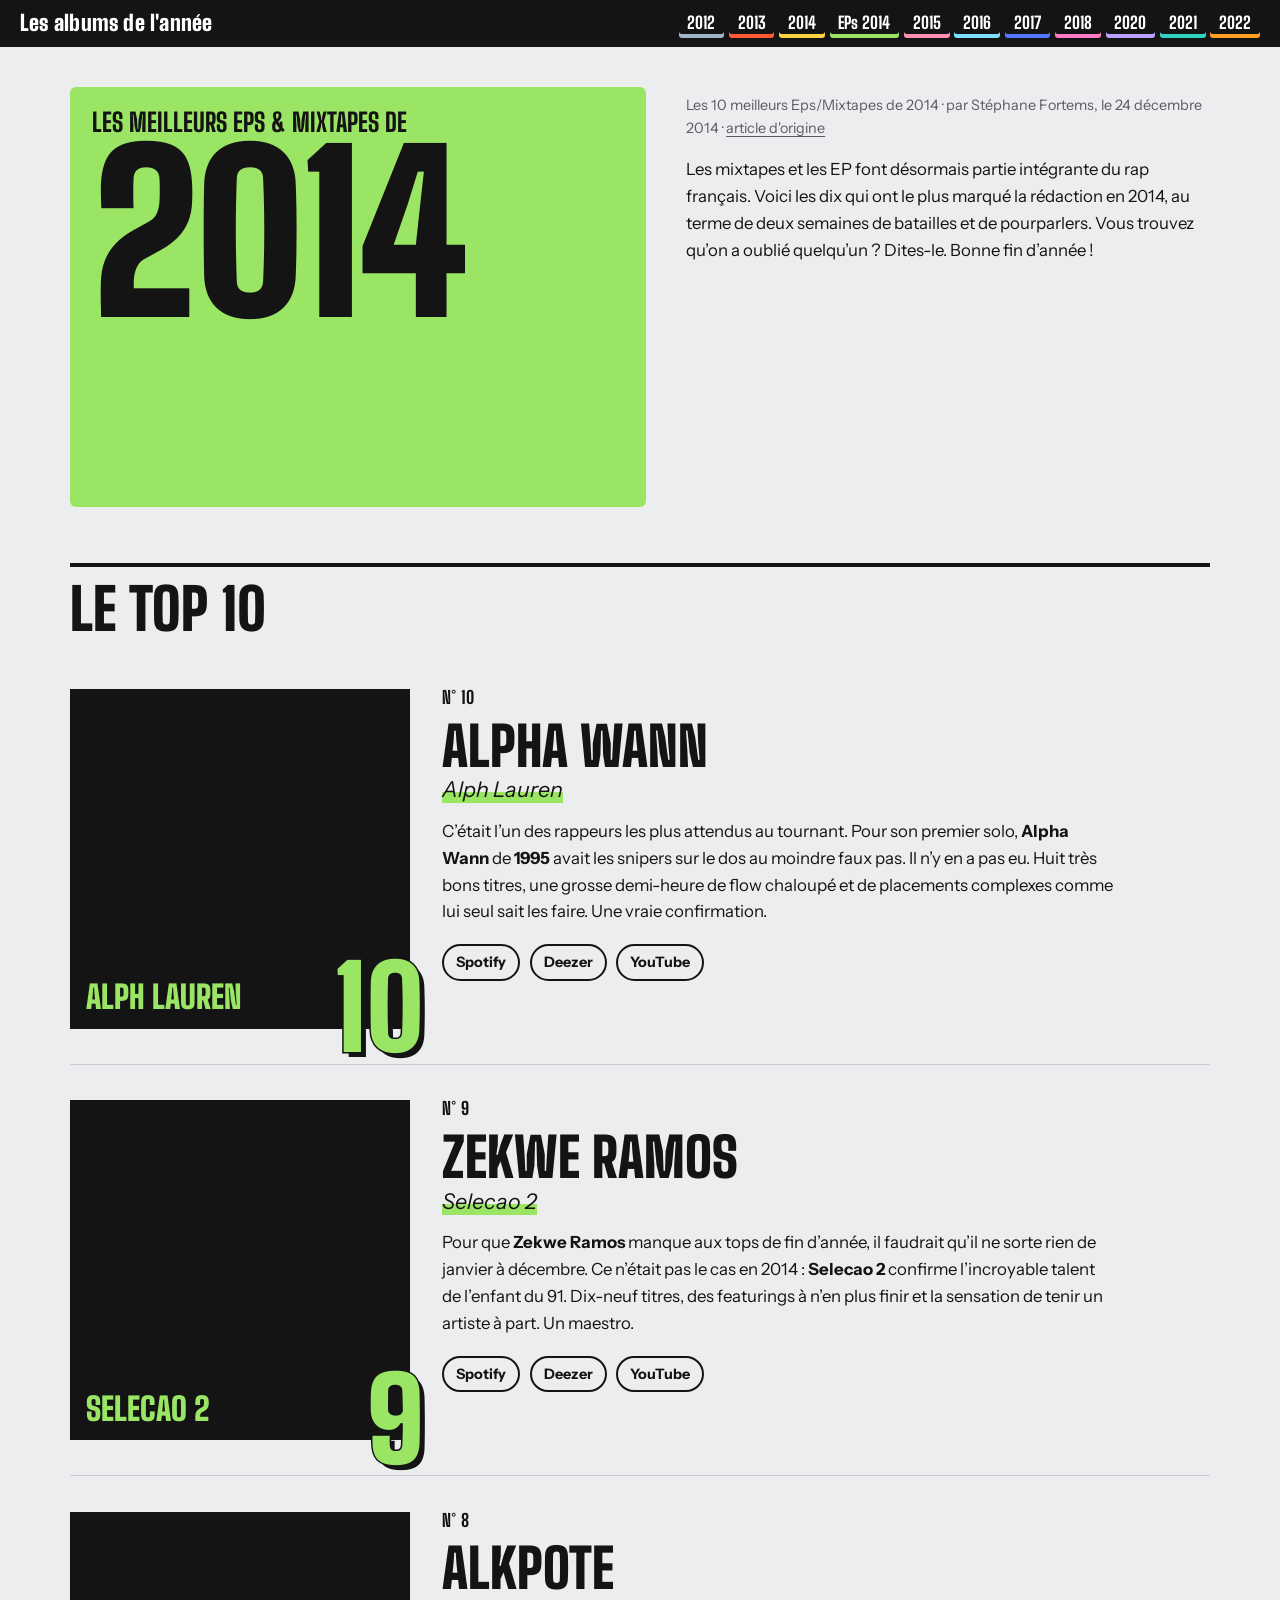
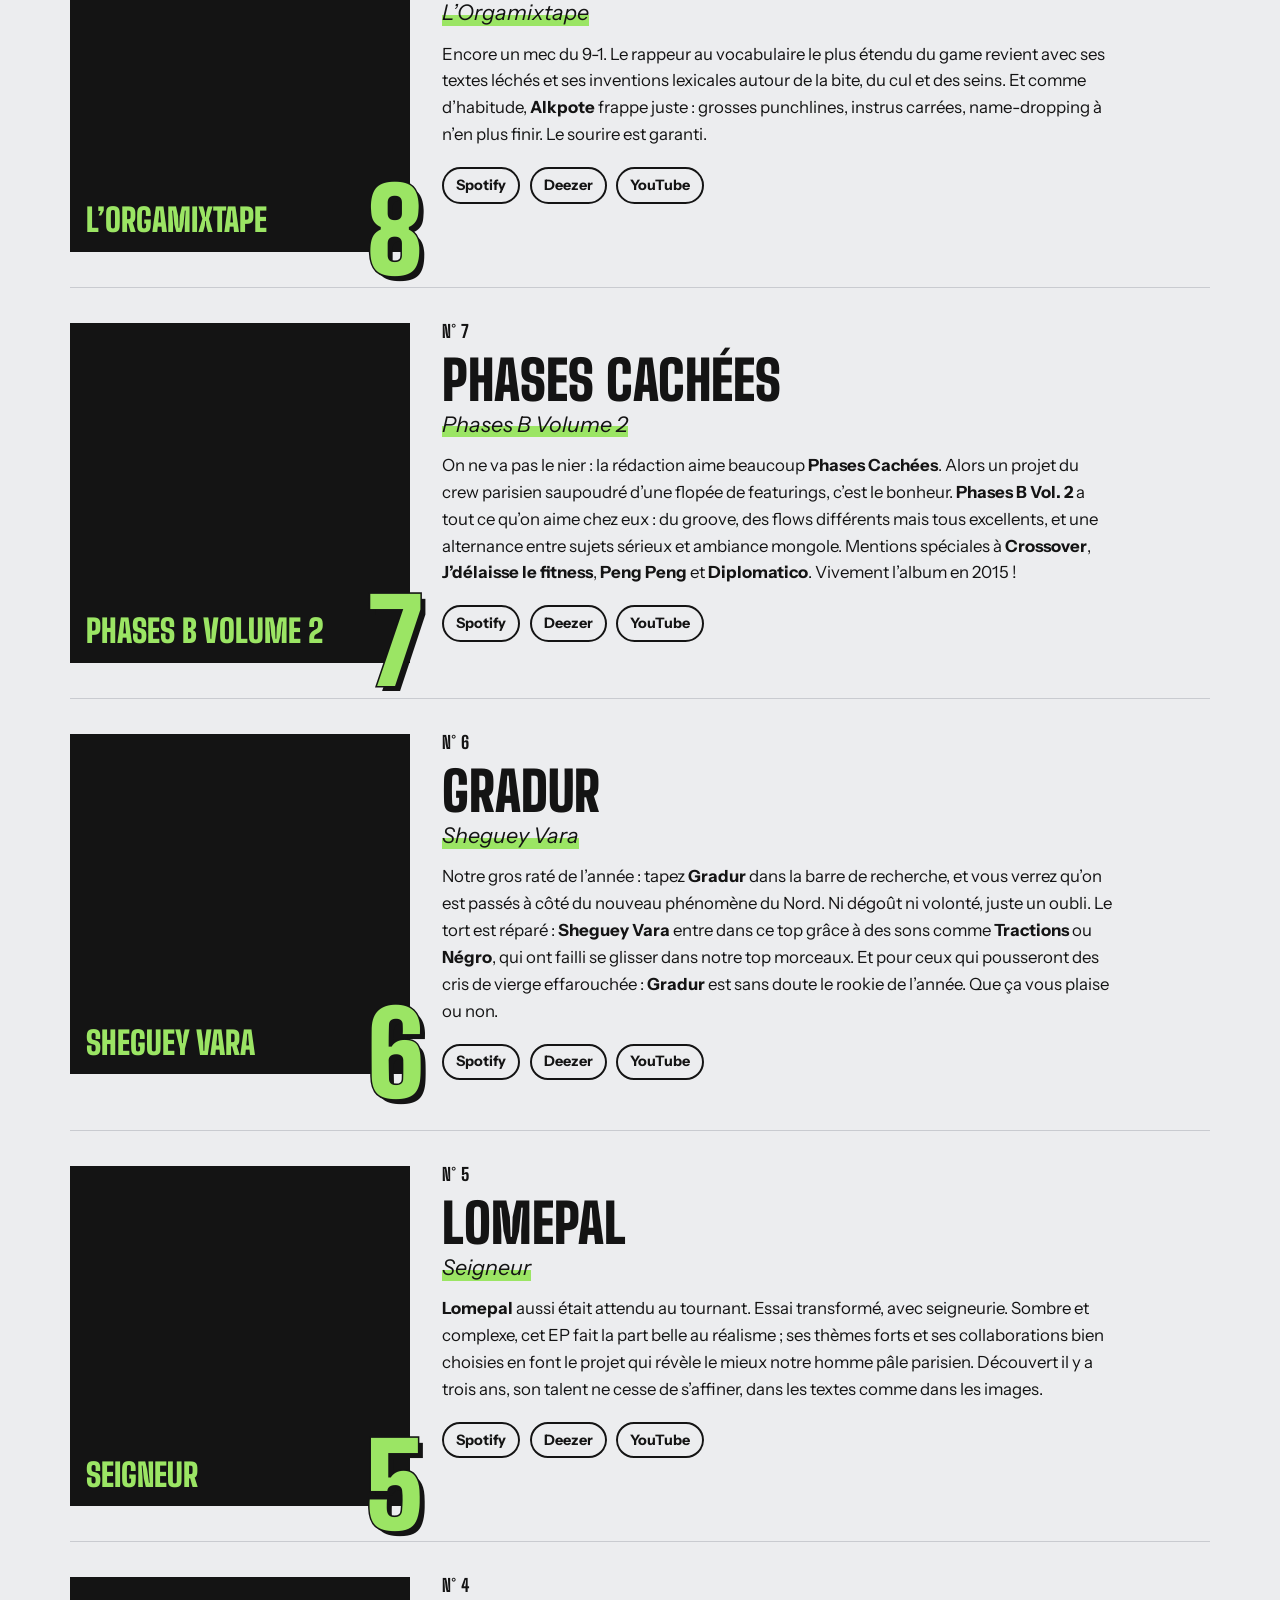
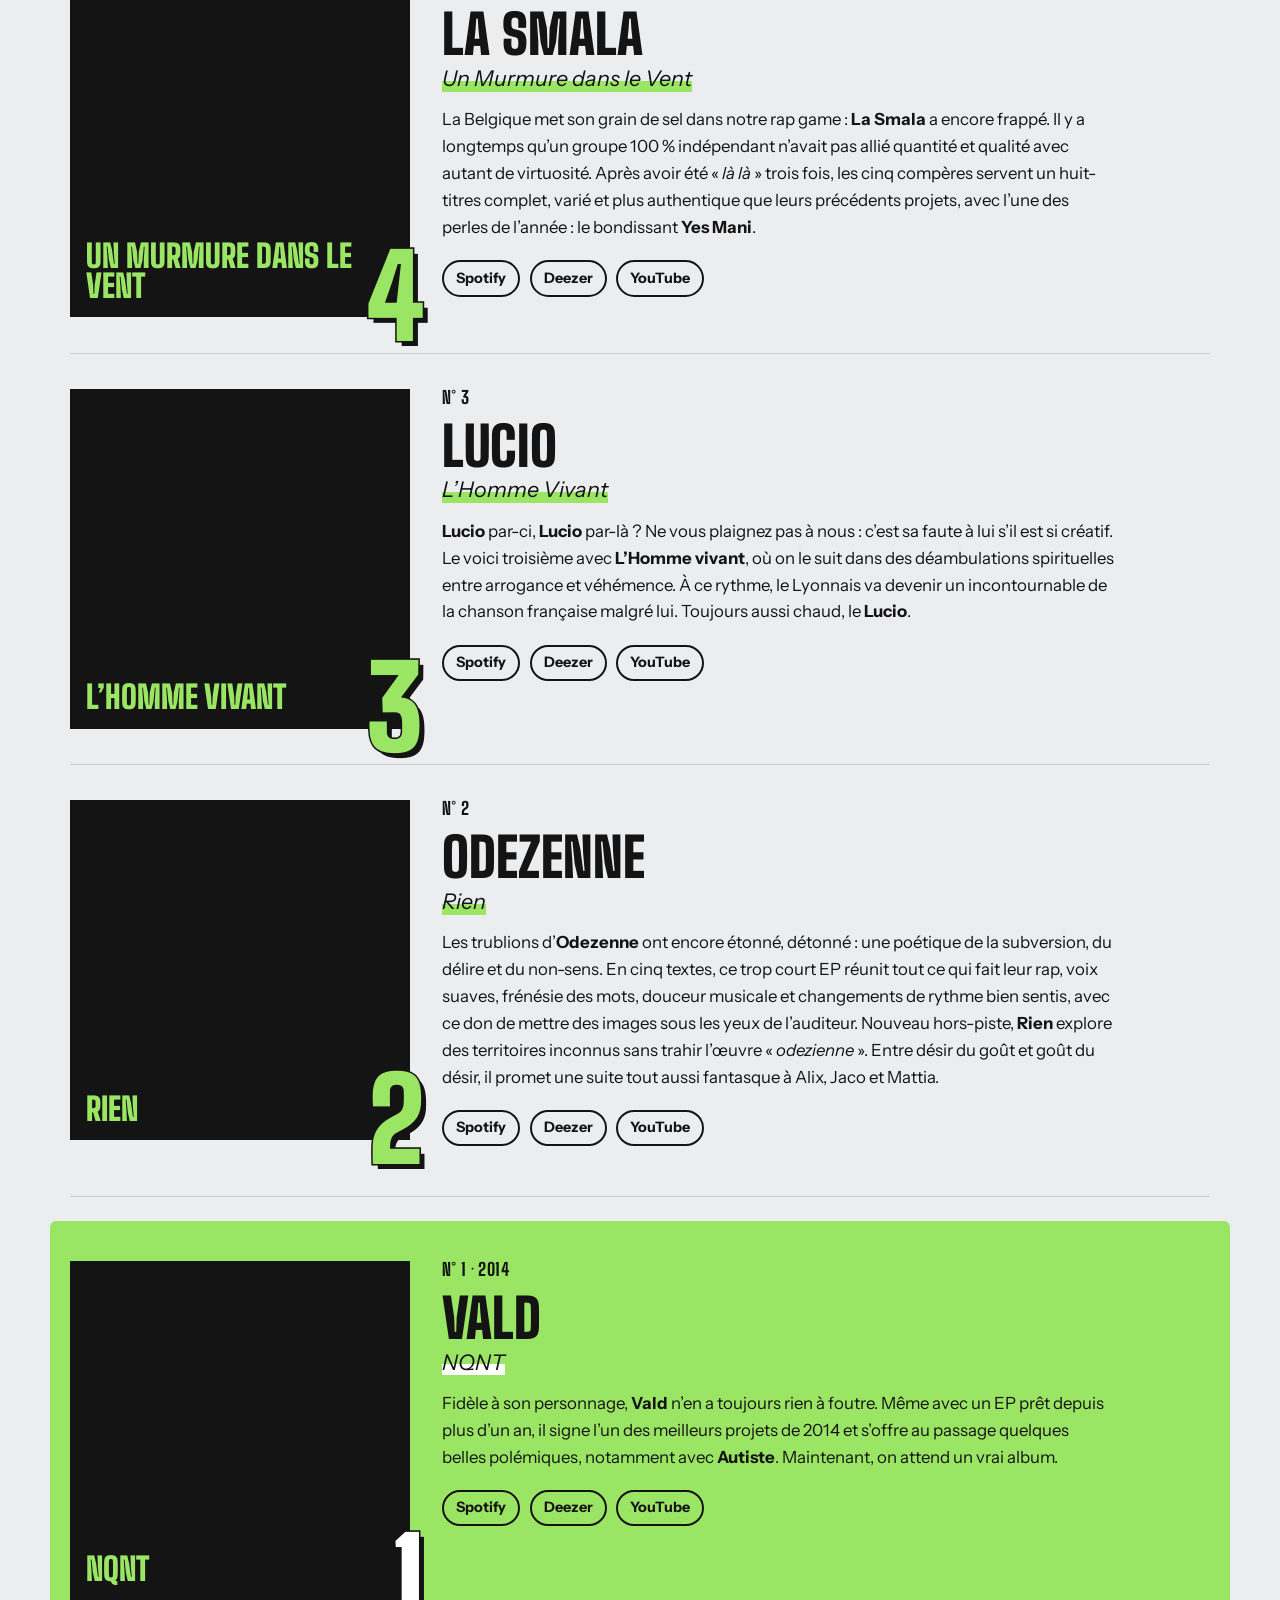
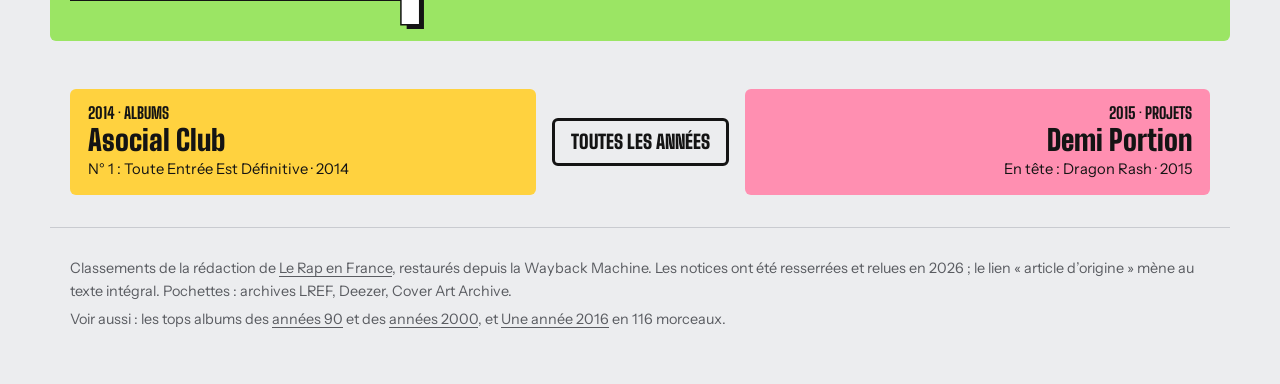
<file: 2014-ep/index.html>
<!doctype html>
<html lang="fr"><head><meta charset="utf-8">
<meta name="viewport" content="width=device-width,initial-scale=1">
<title>Les meilleurs EPs &amp; mixtapes de 2014 · LREF</title>
<meta name="description" content="Le classement des meilleurs EPs &amp; mixtapes de rap français de 2014 par la rédaction de Le Rap en France.">
<meta name="theme-color" content="#9BE564">
<link rel="stylesheet" href="/style.css?v=5">
<link rel="icon" href="data:image/svg+xml,%3Csvg xmlns='http://www.w3.org/2000/svg' viewBox='0 0 64 64'%3E%3Ccircle cx='32' cy='32' r='30' fill='%23141414'/%3E%3Ccircle cx='32' cy='32' r='9' fill='%239BE564'/%3E%3C/svg%3E">
</head><body class="year" style="--c:#9BE564">
<header class="bar"><a class="home" href="/">Les albums de l'année</a><nav aria-label="Années"><a href="/2012/" style="--c:#9FB4C7">2012</a><a href="/2013/" style="--c:#FF5A36">2013</a><a href="/2014/" style="--c:#FFD23F">2014</a><a href="/2014-ep/" style="--c:#9BE564">EPs 2014</a><a href="/2015/" style="--c:#FF8FB1">2015</a><a href="/2016/" style="--c:#7CE0FF">2016</a><a href="/2017/" style="--c:#5577FF">2017</a><a href="/2018/" style="--c:#FF7AC6">2018</a><a href="/2020/" style="--c:#B9A2FF">2020</a><a href="/2021/" style="--c:#2FD1BF">2021</a><a href="/2022/" style="--c:#FFA024">2022</a></nav></header>
<main>
<section class="yhero">
  <div class="ywrap">
    <p class="kind">Les meilleurs EPs &amp; mixtapes de</p>
    <h1>2014</h1>
    <div class="stack" aria-hidden="true"><img src="https://web.archive.org/web/2020im_/http://lerapenfrance.fr/wp-content/uploads/2014/10/vald-nqnt.jpg" alt="" onerror="this.remove()"><img src="https://web.archive.org/web/2020im_/http://lerapenfrance.fr/wp-content/uploads/2014/07/odezenne_rien.jpg" alt="" onerror="this.remove()"><img src="https://web.archive.org/web/2020im_/http://lerapenfrance.fr/wp-content/uploads/2014/03/image235-e1418816623899.jpg" alt="" onerror="this.remove()"></div>
  </div>
  <div class="lede">
    <p class="by">Les 10 meilleurs Eps/Mixtapes de 2014 · par Stéphane Fortems, le 24 décembre 2014 · <a href="https://lref.fr/a/top-10-epsmixtapes-redaction/">article d'origine</a></p>
    <p>Les mixtapes et les EP font désormais partie intégrante du rap français. Voici les dix qui ont le plus marqué la rédaction en 2014, au terme de deux semaines de batailles et de pourparlers. Vous trouvez qu’on a oublié quelqu’un ? Dites-le. Bonne fin d’année !</p>
    
  </div>
</section>
<h2 class="sec">Le top 10</h2>
<ol class="list">
<li class="al" id="n10">
  <div class="sleeve">
    <span class="ph" aria-hidden="true">Alph Lauren</span>
    <img src="https://web.archive.org/web/2020im_/http://lerapenfrance.fr/wp-content/uploads/2014/01/image-sorties-alpha-wann-alph-lauren-2671.jpg" alt="Pochette de Alph Lauren, Alpha Wann" loading="lazy" onerror="this.remove()">
    <span class="rk" aria-hidden="true">10</span>
  </div>
  <div class="tx">
    <p class="pos">N° 10</p>
    <h2><span class="ar">Alpha Wann</span> <span class="ti">Alph Lauren</span></h2>
    <p>C’était l’un des rappeurs les plus attendus au tournant. Pour son premier solo, <strong>Alpha Wann</strong> de <strong>1995</strong> avait les snipers sur le dos au moindre faux pas. Il n’y en a pas eu. Huit très bons titres, une grosse demi-heure de flow chaloupé et de placements complexes comme lui seul sait les faire. Une vraie confirmation.</p>
    <p class="ls"><a href="https://open.spotify.com/search/Alpha%20Wann%20Alph%20Lauren">Spotify</a>
    <a href="https://www.deezer.com/search/Alpha%20Wann%20Alph%20Lauren/album">Deezer</a>
    <a href="https://www.youtube.com/results?search_query=Alpha+Wann+Alph+Lauren">YouTube</a></p>
  </div>
</li><li class="al" id="n9">
  <div class="sleeve">
    <span class="ph" aria-hidden="true">Selecao 2</span>
    <img src="https://web.archive.org/web/2020im_/http://lerapenfrance.fr/wp-content/uploads/2014/12/Zekwe-Ramos-Selecao-2.0.jpg" alt="Pochette de Selecao 2, Zekwe Ramos" loading="lazy" onerror="this.remove()">
    <span class="rk" aria-hidden="true">9</span>
  </div>
  <div class="tx">
    <p class="pos">N° 9</p>
    <h2><span class="ar">Zekwe Ramos</span> <span class="ti">Selecao 2</span></h2>
    <p>Pour que <strong>Zekwe Ramos</strong> manque aux tops de fin d’année, il faudrait qu’il ne sorte rien de janvier à décembre. Ce n’était pas le cas en 2014 : <strong>Selecao 2</strong> confirme l’incroyable talent de l’enfant du 91. Dix-neuf titres, des featurings à n’en plus finir et la sensation de tenir un artiste à part. Un maestro.</p>
    <p class="ls"><a href="https://open.spotify.com/search/Zekwe%20Ramos%20Selecao%202">Spotify</a>
    <a href="https://www.deezer.com/search/Zekwe%20Ramos%20Selecao%202/album">Deezer</a>
    <a href="https://www.youtube.com/results?search_query=Zekwe+Ramos+Selecao+2">YouTube</a></p>
  </div>
</li><li class="al" id="n8">
  <div class="sleeve">
    <span class="ph" aria-hidden="true">L’Orgamixtape</span>
    <img src="https://web.archive.org/web/2020im_/http://lerapenfrance.fr/wp-content/uploads/2014/04/image-sorties-alkpote-l-orgasmixtape-2609.jpg" alt="Pochette de L’Orgamixtape, Alkpote" loading="lazy" onerror="this.remove()">
    <span class="rk" aria-hidden="true">8</span>
  </div>
  <div class="tx">
    <p class="pos">N° 8</p>
    <h2><span class="ar">Alkpote</span> <span class="ti">L’Orgamixtape</span></h2>
    <p>Encore un mec du 9-1. Le rappeur au vocabulaire le plus étendu du game revient avec ses textes léchés et ses inventions lexicales autour de la bite, du cul et des seins. Et comme d’habitude, <strong>Alkpote</strong> frappe juste : grosses punchlines, instrus carrées, name-dropping à n’en plus finir. Le sourire est garanti.</p>
    <p class="ls"><a href="https://open.spotify.com/search/Alkpote%20L%E2%80%99Orgamixtape">Spotify</a>
    <a href="https://www.deezer.com/search/Alkpote%20L%E2%80%99Orgamixtape/album">Deezer</a>
    <a href="https://www.youtube.com/results?search_query=Alkpote+L%E2%80%99Orgamixtape">YouTube</a></p>
  </div>
</li><li class="al" id="n7">
  <div class="sleeve">
    <span class="ph" aria-hidden="true">Phases B Volume 2</span>
    <img src="https://web.archive.org/web/2020im_/http://lerapenfrance.fr/wp-content/uploads/2014/12/phasesbvol22.jpg" alt="Pochette de Phases B Volume 2, Phases Cachées" loading="lazy" onerror="this.remove()">
    <span class="rk" aria-hidden="true">7</span>
  </div>
  <div class="tx">
    <p class="pos">N° 7</p>
    <h2><span class="ar">Phases Cachées</span> <span class="ti">Phases B Volume 2</span></h2>
    <p>On ne va pas le nier : la rédaction aime beaucoup <strong>Phases Cachées</strong>. Alors un projet du crew parisien saupoudré d’une flopée de featurings, c’est le bonheur. <strong>Phases B Vol. 2</strong> a tout ce qu’on aime chez eux : du groove, des flows différents mais tous excellents, et une alternance entre sujets sérieux et ambiance mongole. Mentions spéciales à <strong>Crossover</strong>, <strong>J’délaisse le fitness</strong>, <strong>Peng Peng</strong> et <strong>Diplomatico</strong>. Vivement l’album en 2015 !</p>
    <p class="ls"><a href="https://open.spotify.com/search/Phases%20Cach%C3%A9es%20Phases%20B%20Volume%202">Spotify</a>
    <a href="https://www.deezer.com/search/Phases%20Cach%C3%A9es%20Phases%20B%20Volume%202/album">Deezer</a>
    <a href="https://www.youtube.com/results?search_query=Phases+Cach%C3%A9es+Phases+B+Volume+2">YouTube</a></p>
  </div>
</li><li class="al" id="n6">
  <div class="sleeve">
    <span class="ph" aria-hidden="true">Sheguey Vara</span>
    <img src="https://web.archive.org/web/2020im_/http://lerapenfrance.fr/wp-content/uploads/2014/12/gradur-sheguey-vara-cover.jpg" alt="Pochette de Sheguey Vara, Gradur" loading="lazy" onerror="this.remove()">
    <span class="rk" aria-hidden="true">6</span>
  </div>
  <div class="tx">
    <p class="pos">N° 6</p>
    <h2><span class="ar">Gradur</span> <span class="ti">Sheguey Vara</span></h2>
    <p>Notre gros raté de l’année : tapez <strong>Gradur</strong> dans la barre de recherche, et vous verrez qu’on est passés à côté du nouveau phénomène du Nord. Ni dégoût ni volonté, juste un oubli. Le tort est réparé : <strong>Sheguey Vara</strong> entre dans ce top grâce à des sons comme <strong>Tractions</strong> ou <strong>Négro</strong>, qui ont failli se glisser dans notre top morceaux. Et pour ceux qui pousseront des cris de vierge effarouchée : <strong>Gradur</strong> est sans doute le rookie de l’année. Que ça vous plaise ou non.</p>
    <p class="ls"><a href="https://open.spotify.com/search/Gradur%20Sheguey%20Vara">Spotify</a>
    <a href="https://www.deezer.com/search/Gradur%20Sheguey%20Vara/album">Deezer</a>
    <a href="https://www.youtube.com/results?search_query=Gradur+Sheguey+Vara">YouTube</a></p>
  </div>
</li><li class="al" id="n5">
  <div class="sleeve">
    <span class="ph" aria-hidden="true">Seigneur</span>
    <img src="https://web.archive.org/web/2020im_/http://lerapenfrance.fr/wp-content/uploads/2014/12/lomepal-seigneur.jpg" alt="Pochette de Seigneur, Lomepal" loading="lazy" onerror="this.remove()">
    <span class="rk" aria-hidden="true">5</span>
  </div>
  <div class="tx">
    <p class="pos">N° 5</p>
    <h2><span class="ar">Lomepal</span> <span class="ti">Seigneur</span></h2>
    <p><strong>Lomepal</strong> aussi était attendu au tournant. Essai transformé, avec seigneurie. Sombre et complexe, cet EP fait la part belle au réalisme ; ses thèmes forts et ses collaborations bien choisies en font le projet qui révèle le mieux notre homme pâle parisien. Découvert il y a trois ans, son talent ne cesse de s’affiner, dans les textes comme dans les images.</p>
    <p class="ls"><a href="https://open.spotify.com/search/Lomepal%20Seigneur">Spotify</a>
    <a href="https://www.deezer.com/search/Lomepal%20Seigneur/album">Deezer</a>
    <a href="https://www.youtube.com/results?search_query=Lomepal+Seigneur">YouTube</a></p>
  </div>
</li><li class="al" id="n4">
  <div class="sleeve">
    <span class="ph" aria-hidden="true">Un Murmure dans le Vent</span>
    <img src="https://web.archive.org/web/2020im_/http://lerapenfrance.fr/wp-content/uploads/2014/06/3610156273813_600.jpg" alt="Pochette de Un Murmure dans le Vent, La Smala" loading="lazy" onerror="this.remove()">
    <span class="rk" aria-hidden="true">4</span>
  </div>
  <div class="tx">
    <p class="pos">N° 4</p>
    <h2><span class="ar">La Smala</span> <span class="ti">Un Murmure dans le Vent</span></h2>
    <p>La Belgique met son grain de sel dans notre rap game : <strong>La Smala</strong> a encore frappé. Il y a longtemps qu’un groupe 100 % indépendant n’avait pas allié quantité et qualité avec autant de virtuosité. Après avoir été « <em>là là</em> » trois fois, les cinq compères servent un huit-titres complet, varié et plus authentique que leurs précédents projets, avec l’une des perles de l’année : le bondissant <strong>Yes Mani</strong>.</p>
    <p class="ls"><a href="https://open.spotify.com/search/La%20Smala%20Un%20Murmure%20dans%20le%20Vent">Spotify</a>
    <a href="https://www.deezer.com/search/La%20Smala%20Un%20Murmure%20dans%20le%20Vent/album">Deezer</a>
    <a href="https://www.youtube.com/results?search_query=La+Smala+Un+Murmure+dans+le+Vent">YouTube</a></p>
  </div>
</li><li class="al" id="n3">
  <div class="sleeve">
    <span class="ph" aria-hidden="true">L’Homme Vivant</span>
    <img src="https://web.archive.org/web/2020im_/http://lerapenfrance.fr/wp-content/uploads/2014/03/image235-e1418816623899.jpg" alt="Pochette de L’Homme Vivant, Lucio" loading="lazy" onerror="this.remove()">
    <span class="rk" aria-hidden="true">3</span>
  </div>
  <div class="tx">
    <p class="pos">N° 3</p>
    <h2><span class="ar">Lucio</span> <span class="ti">L’Homme Vivant</span></h2>
    <p><strong>Lucio</strong> par-ci, <strong>Lucio</strong> par-là ? Ne vous plaignez pas à nous : c’est sa faute à lui s’il est si créatif. Le voici troisième avec <strong>L’Homme vivant</strong>, où on le suit dans des déambulations spirituelles entre arrogance et véhémence. À ce rythme, le Lyonnais va devenir un incontournable de la chanson française malgré lui. Toujours aussi chaud, le <strong>Lucio</strong>.</p>
    <p class="ls"><a href="https://open.spotify.com/search/Lucio%20L%E2%80%99Homme%20Vivant">Spotify</a>
    <a href="https://www.deezer.com/search/Lucio%20L%E2%80%99Homme%20Vivant/album">Deezer</a>
    <a href="https://www.youtube.com/results?search_query=Lucio+L%E2%80%99Homme+Vivant">YouTube</a></p>
  </div>
</li><li class="al" id="n2">
  <div class="sleeve">
    <span class="ph" aria-hidden="true">Rien</span>
    <img src="https://web.archive.org/web/2020im_/http://lerapenfrance.fr/wp-content/uploads/2014/07/odezenne_rien.jpg" alt="Pochette de Rien, Odezenne" loading="lazy" onerror="this.remove()">
    <span class="rk" aria-hidden="true">2</span>
  </div>
  <div class="tx">
    <p class="pos">N° 2</p>
    <h2><span class="ar">Odezenne</span> <span class="ti">Rien</span></h2>
    <p>Les trublions d’<strong>Odezenne</strong> ont encore étonné, détonné : une poétique de la subversion, du délire et du non-sens. En cinq textes, ce trop court EP réunit tout ce qui fait leur rap, voix suaves, frénésie des mots, douceur musicale et changements de rythme bien sentis, avec ce don de mettre des images sous les yeux de l’auditeur. Nouveau hors-piste, <strong>Rien</strong> explore des territoires inconnus sans trahir l’œuvre « <em>odezienne</em> ». Entre désir du goût et goût du désir, il promet une suite tout aussi fantasque à Alix, Jaco et Mattia.</p>
    <p class="ls"><a href="https://open.spotify.com/search/Odezenne%20Rien">Spotify</a>
    <a href="https://www.deezer.com/search/Odezenne%20Rien/album">Deezer</a>
    <a href="https://www.youtube.com/results?search_query=Odezenne+Rien">YouTube</a></p>
  </div>
</li><li class="al one" id="n1">
  <div class="sleeve">
    <span class="ph" aria-hidden="true">NQNT</span>
    <img src="https://web.archive.org/web/2020im_/http://lerapenfrance.fr/wp-content/uploads/2014/10/vald-nqnt.jpg" alt="Pochette de NQNT, Vald" loading="lazy" onerror="this.remove()">
    <span class="rk" aria-hidden="true">1</span>
  </div>
  <div class="tx">
    <p class="pos">N° 1 · 2014</p>
    <h2><span class="ar">Vald</span> <span class="ti">NQNT</span></h2>
    <p>Fidèle à son personnage, <strong>Vald</strong> n’en a toujours rien à foutre. Même avec un EP prêt depuis plus d’un an, il signe l’un des meilleurs projets de 2014 et s’offre au passage quelques belles polémiques, notamment avec <strong>Autiste</strong>. Maintenant, on attend un vrai album.</p>
    <p class="ls"><a href="https://open.spotify.com/search/Vald%20NQNT">Spotify</a>
    <a href="https://www.deezer.com/search/Vald%20NQNT/album">Deezer</a>
    <a href="https://www.youtube.com/results?search_query=Vald+NQNT">YouTube</a></p>
  </div>
</li>
</ol>
<nav class="pager" aria-label="Autres années"><a class="prev" href="/2014/" style="--c:#FFD23F"><small>2014 · albums</small><b>Asocial Club</b><em>N° 1 : Toute Entrée Est Définitive · 2014</em></a><a class="all" href="/">Toutes les années</a><a class="next" href="/2015/" style="--c:#FF8FB1"><small>2015 · projets</small><b>Demi Portion</b><em>En tête : Dragon Rash · 2015</em></a></nav>
</main>
<footer class="foot"><p>Classements de la rédaction de <a href="https://lref.fr/">Le Rap en France</a>, restaurés depuis la Wayback Machine. Les notices ont été resserrées et relues en 2026 ; le lien « article d’origine » mène au texte intégral. Pochettes : archives LREF, Deezer, Cover Art Archive.</p><p>Voir aussi : les tops albums des <a href="https://90.lref.fr/">années 90</a> et des <a href="https://2000.lref.fr/">années 2000</a>, et <a href="https://2016.lref.fr/">Une année 2016</a> en 116 morceaux.</p></footer>
</body></html>
</file>
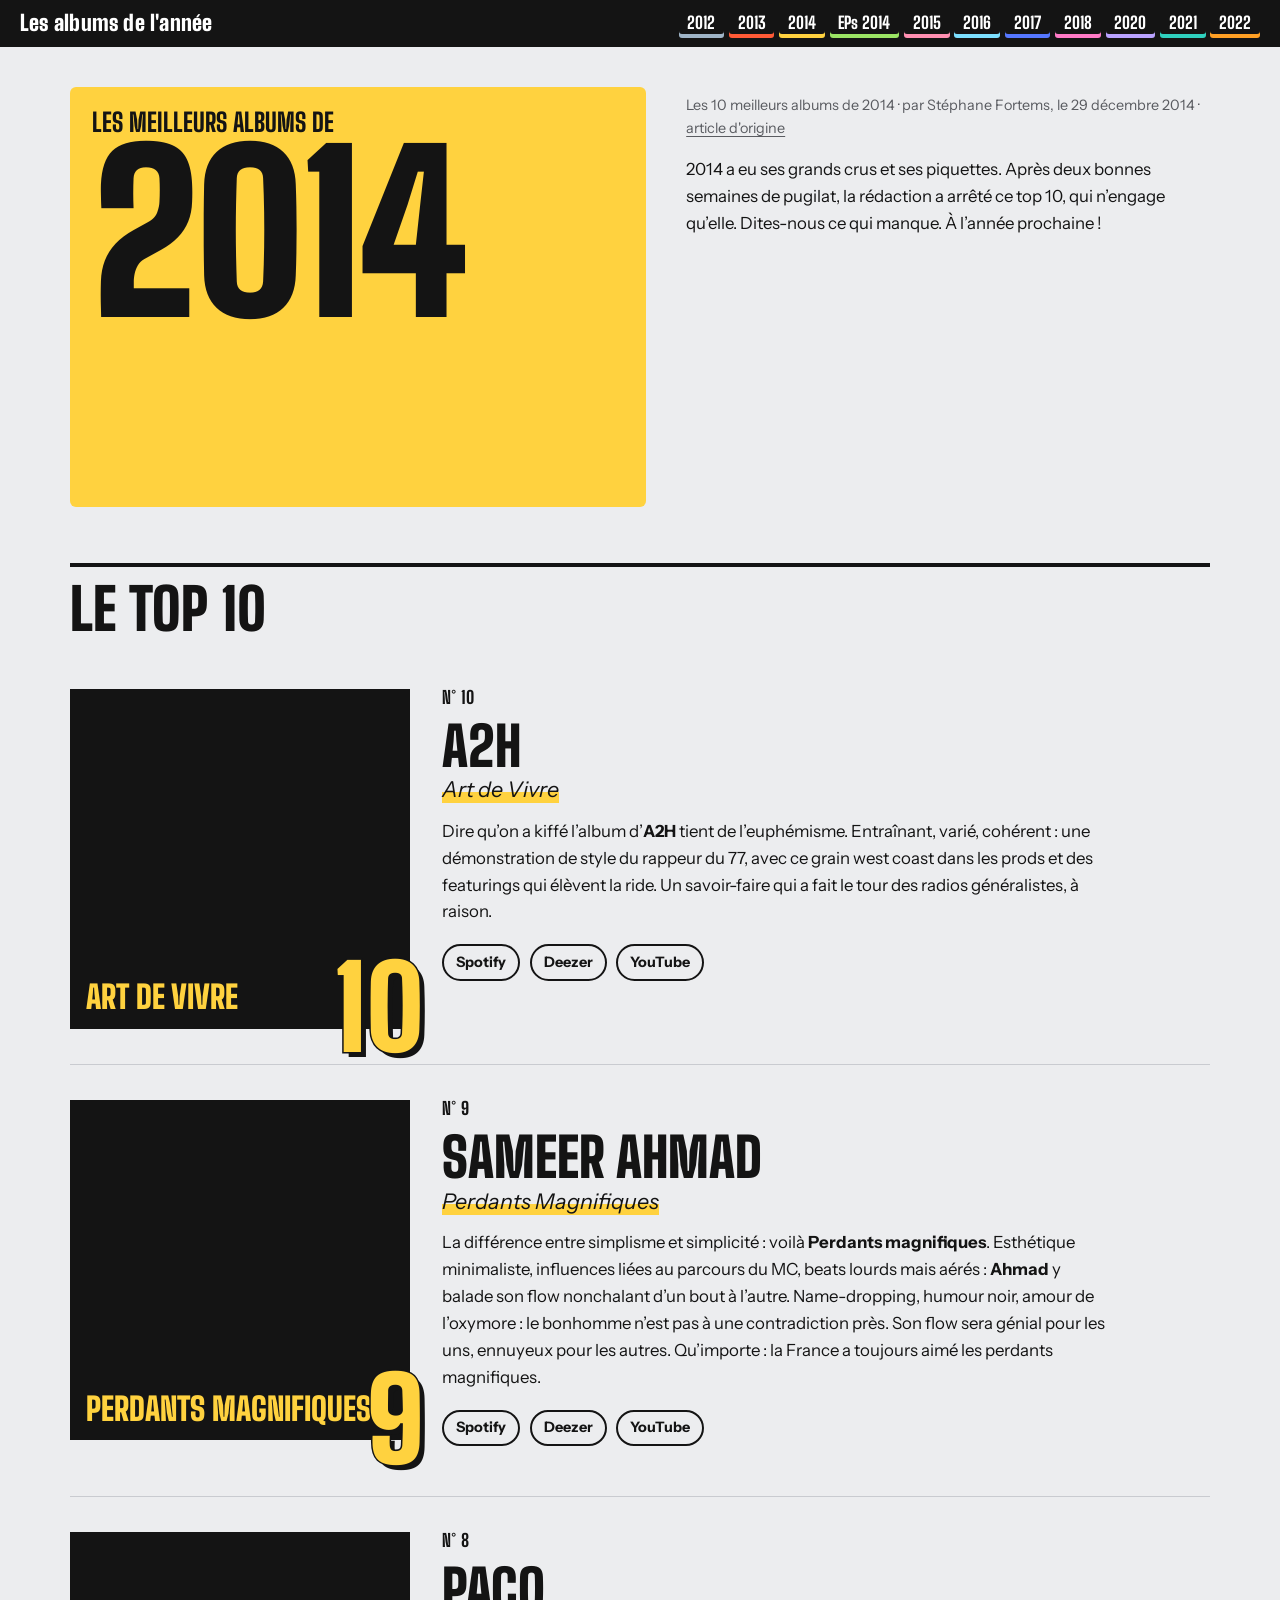
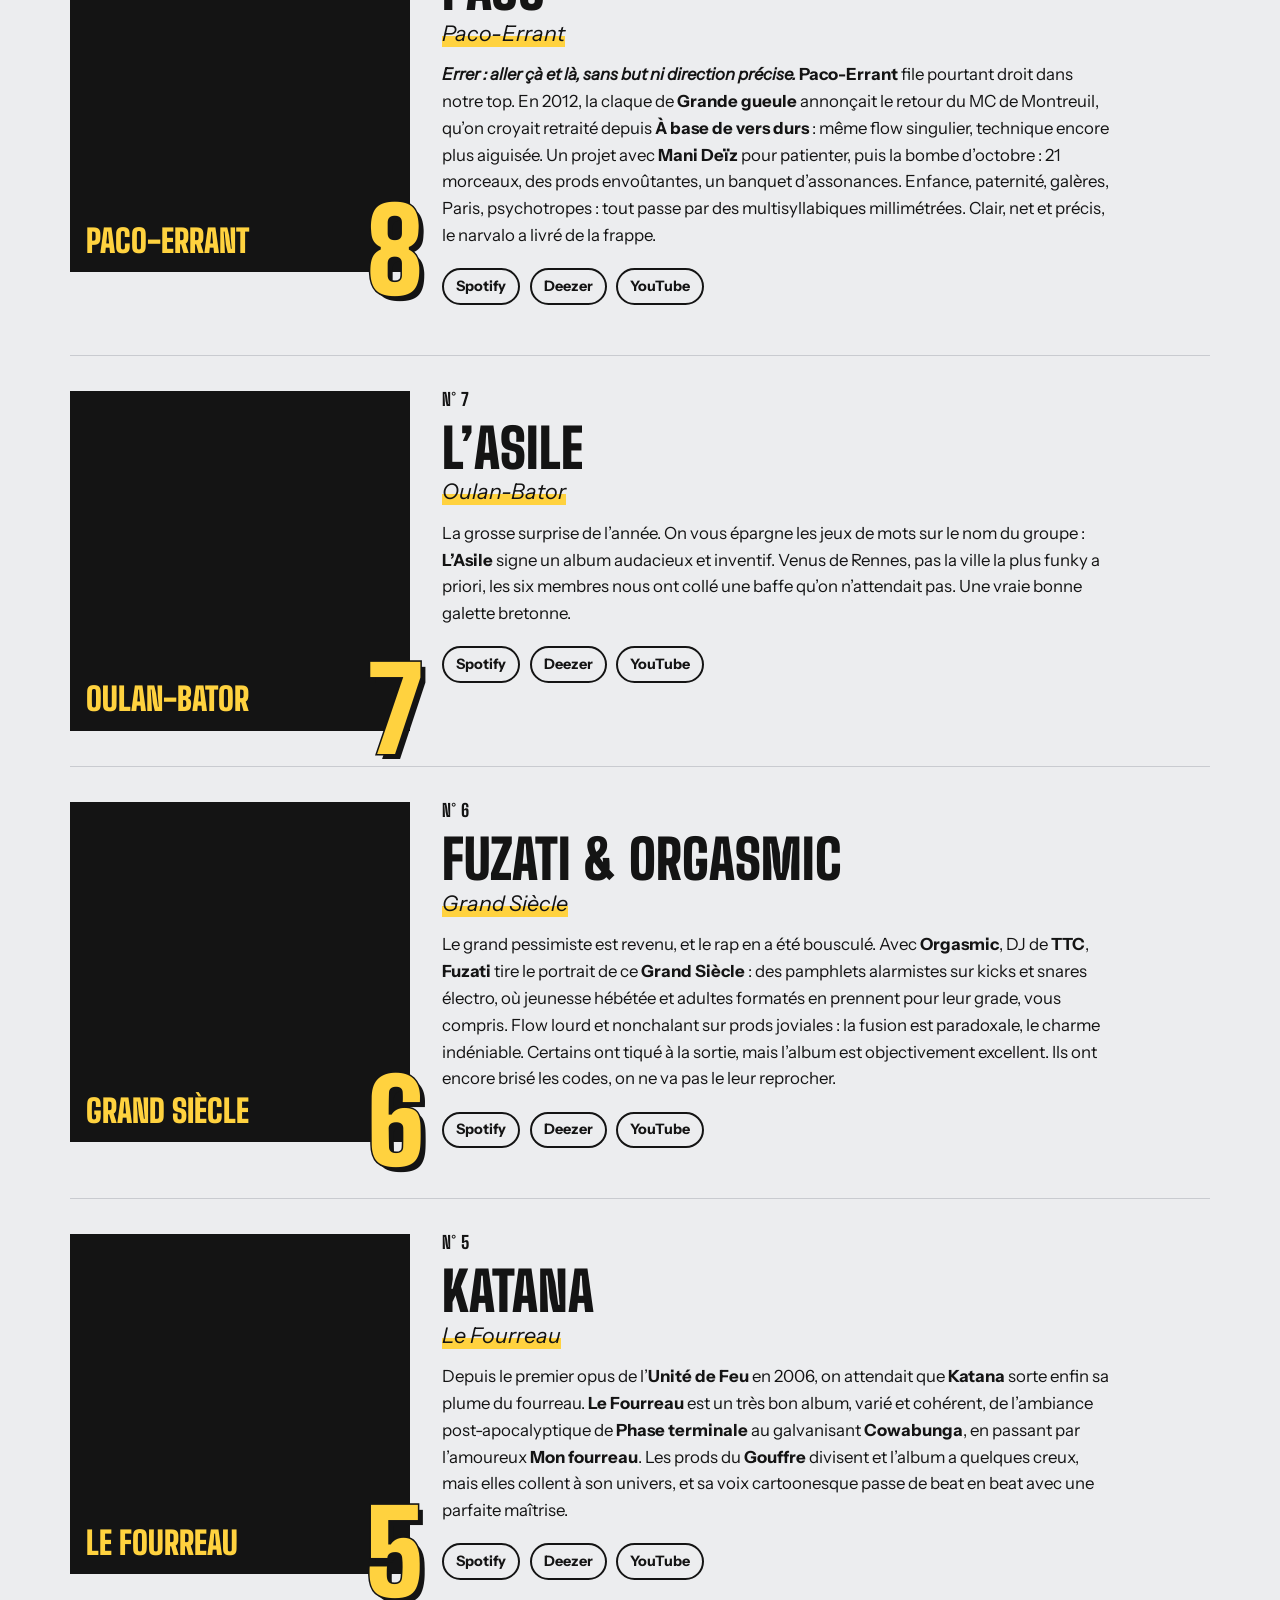
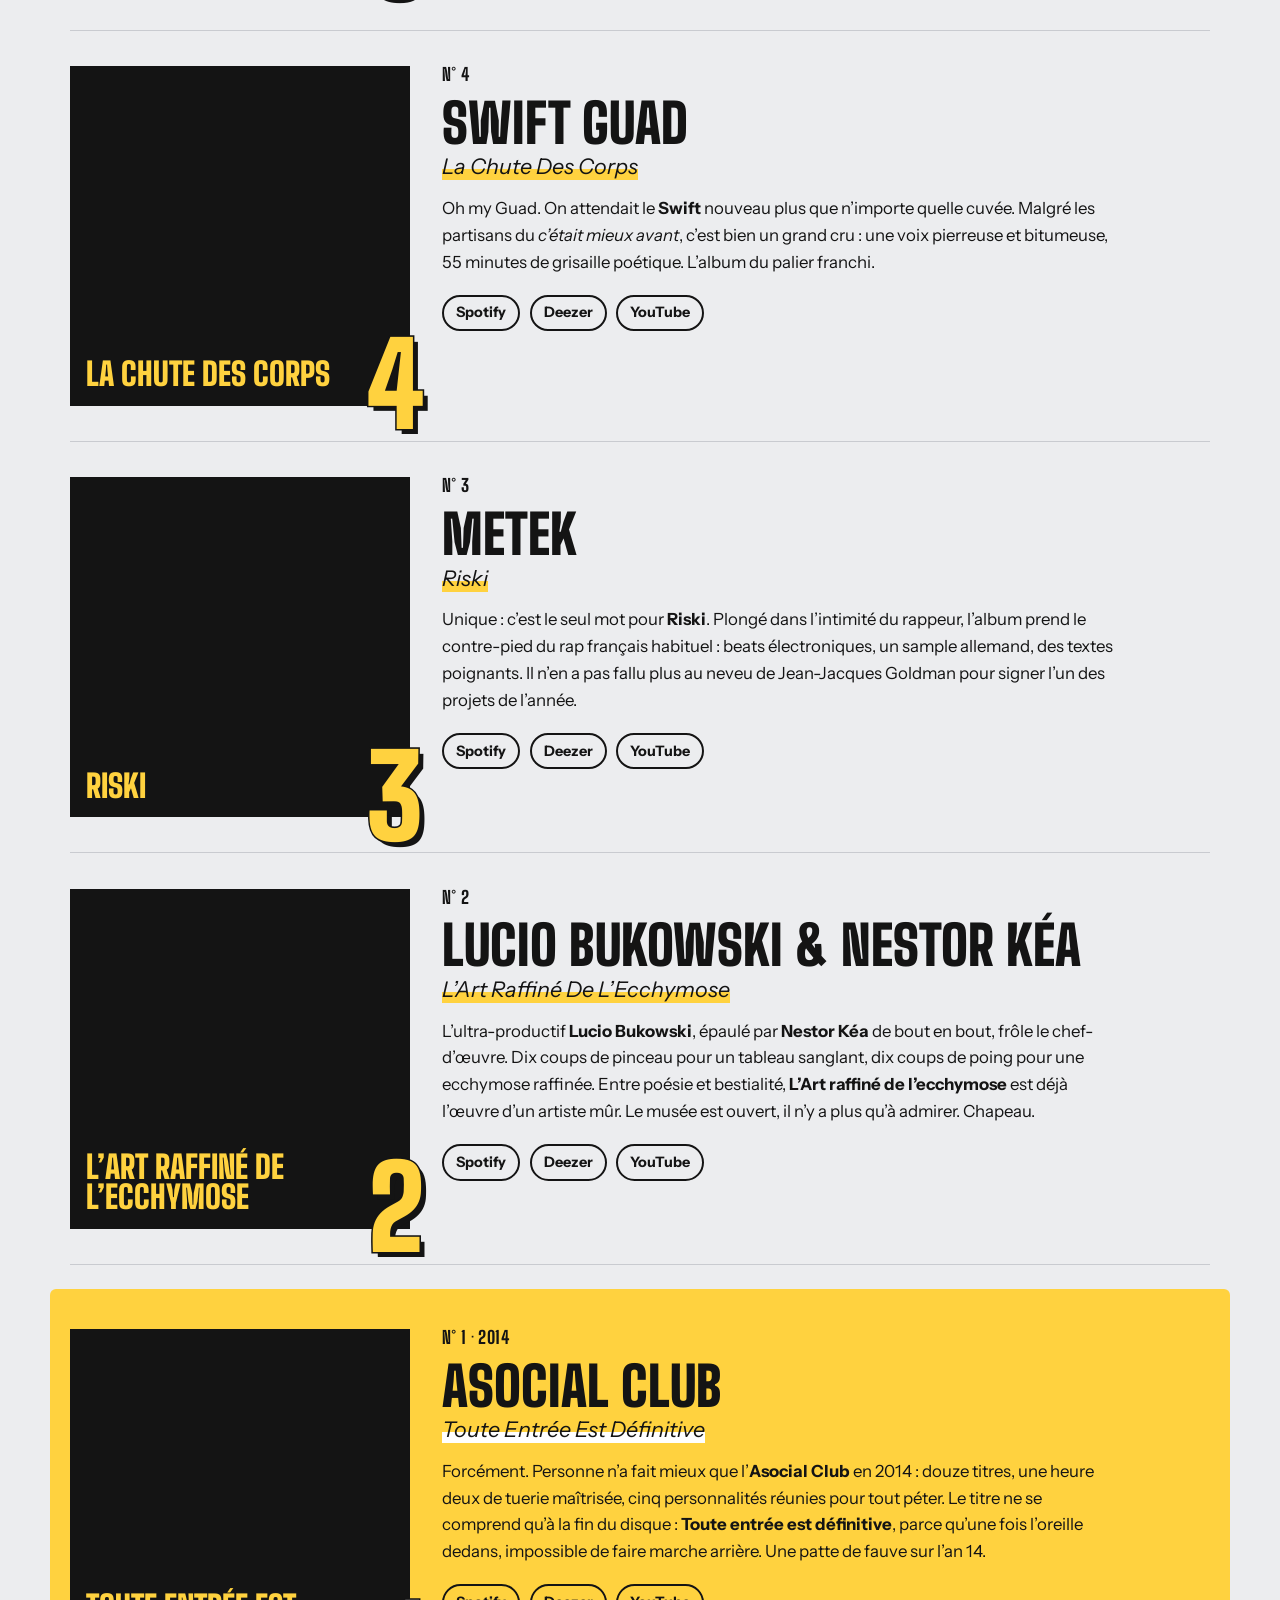
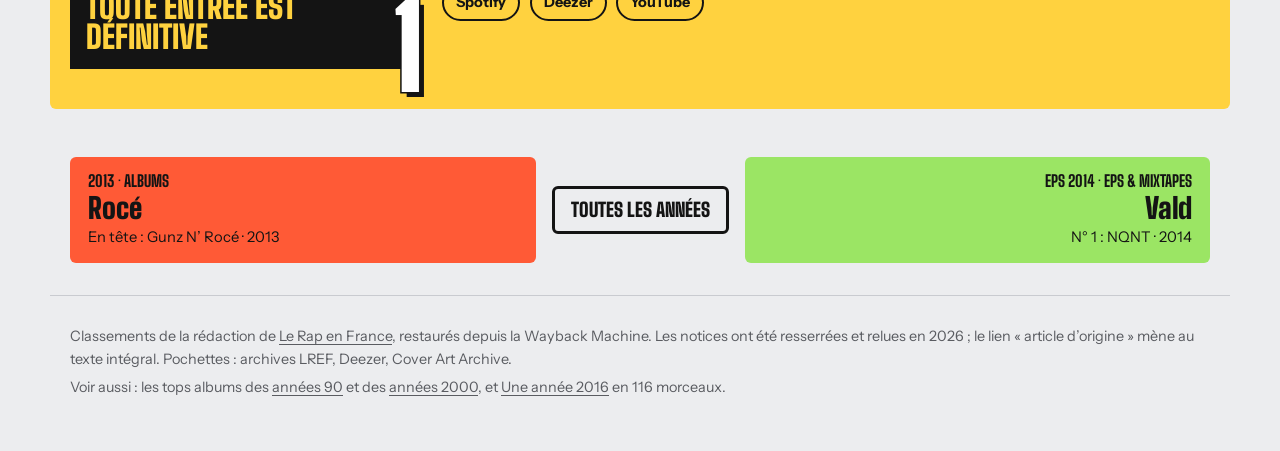
<file: 2014/index.html>
<!doctype html>
<html lang="fr"><head><meta charset="utf-8">
<meta name="viewport" content="width=device-width,initial-scale=1">
<title>Les meilleurs albums de 2014 · LREF</title>
<meta name="description" content="Le classement des meilleurs albums de rap français de 2014 par la rédaction de Le Rap en France.">
<meta name="theme-color" content="#FFD23F">
<link rel="stylesheet" href="/style.css?v=5">
<link rel="icon" href="data:image/svg+xml,%3Csvg xmlns='http://www.w3.org/2000/svg' viewBox='0 0 64 64'%3E%3Ccircle cx='32' cy='32' r='30' fill='%23141414'/%3E%3Ccircle cx='32' cy='32' r='9' fill='%23FFD23F'/%3E%3C/svg%3E">
</head><body class="year" style="--c:#FFD23F">
<header class="bar"><a class="home" href="/">Les albums de l'année</a><nav aria-label="Années"><a href="/2012/" style="--c:#9FB4C7">2012</a><a href="/2013/" style="--c:#FF5A36">2013</a><a href="/2014/" style="--c:#FFD23F">2014</a><a href="/2014-ep/" style="--c:#9BE564">EPs 2014</a><a href="/2015/" style="--c:#FF8FB1">2015</a><a href="/2016/" style="--c:#7CE0FF">2016</a><a href="/2017/" style="--c:#5577FF">2017</a><a href="/2018/" style="--c:#FF7AC6">2018</a><a href="/2020/" style="--c:#B9A2FF">2020</a><a href="/2021/" style="--c:#2FD1BF">2021</a><a href="/2022/" style="--c:#FFA024">2022</a></nav></header>
<main>
<section class="yhero">
  <div class="ywrap">
    <p class="kind">Les meilleurs albums de</p>
    <h1>2014</h1>
    <div class="stack" aria-hidden="true"><img src="https://cdn-images.dzcdn.net/images/cover/6104590730a681fc26f66b612321072b/500x500-000000-80-0-0.jpg" alt="" onerror="this.remove()"><img src="https://cdn-images.dzcdn.net/images/cover/9f9fea8bc427b1306d6e943a43d1fdc3/500x500-000000-80-0-0.jpg" alt="" onerror="this.remove()"><img src="https://web.archive.org/web/2020im_/http://lerapenfrance.fr/wp-content/uploads/2014/07/a1256194689_10.jpg" alt="" onerror="this.remove()"></div>
  </div>
  <div class="lede">
    <p class="by">Les 10 meilleurs albums de 2014 · par Stéphane Fortems, le 29 décembre 2014 · <a href="https://lref.fr/a/top-10-2014/">article d'origine</a></p>
    <p>2014 a eu ses grands crus et ses piquettes. Après deux bonnes semaines de pugilat, la rédaction a arrêté ce top 10, qui n’engage qu’elle. Dites-nous ce qui manque. À l’année prochaine !</p>
    
  </div>
</section>
<h2 class="sec">Le top 10</h2>
<ol class="list">
<li class="al" id="n10">
  <div class="sleeve">
    <span class="ph" aria-hidden="true">Art de Vivre</span>
    <img src="https://cdn-images.dzcdn.net/images/cover/95d754c39efe408f4f6df2dbc572a9d8/500x500-000000-80-0-0.jpg" alt="Pochette de Art de Vivre, A2H" loading="lazy" onerror="this.remove()">
    <span class="rk" aria-hidden="true">10</span>
  </div>
  <div class="tx">
    <p class="pos">N° 10</p>
    <h2><span class="ar">A2H</span> <span class="ti">Art de Vivre</span></h2>
    <p>Dire qu’on a kiffé l’album d’<strong>A2H</strong> tient de l’euphémisme. Entraînant, varié, cohérent : une démonstration de style du rappeur du 77, avec ce grain west coast dans les prods et des featurings qui élèvent la ride. Un savoir-faire qui a fait le tour des radios généralistes, à raison.</p>
    <p class="ls"><a href="https://open.spotify.com/search/A2H%20Art%20de%20Vivre">Spotify</a>
    <a href="https://www.deezer.com/search/A2H%20Art%20de%20Vivre/album">Deezer</a>
    <a href="https://www.youtube.com/results?search_query=A2H+Art+de+Vivre">YouTube</a></p>
  </div>
</li><li class="al" id="n9">
  <div class="sleeve">
    <span class="ph" aria-hidden="true">Perdants Magnifiques</span>
    <img src="https://web.archive.org/web/2020im_/http://lerapenfrance.fr/wp-content/uploads/2014/12/ahmadperdantsmagnifiques.jpg" alt="Pochette de Perdants Magnifiques, Sameer Ahmad" loading="lazy" onerror="this.remove()">
    <span class="rk" aria-hidden="true">9</span>
  </div>
  <div class="tx">
    <p class="pos">N° 9</p>
    <h2><span class="ar">Sameer Ahmad</span> <span class="ti">Perdants Magnifiques</span></h2>
    <p>La différence entre simplisme et simplicité : voilà <strong>Perdants magnifiques</strong>. Esthétique minimaliste, influences liées au parcours du MC, beats lourds mais aérés : <strong>Ahmad</strong> y balade son flow nonchalant d’un bout à l’autre. Name-dropping, humour noir, amour de l’oxymore : le bonhomme n’est pas à une contradiction près. Son flow sera génial pour les uns, ennuyeux pour les autres. Qu’importe : la France a toujours aimé les perdants magnifiques.</p>
    <p class="ls"><a href="https://open.spotify.com/search/Sameer%20Ahmad%20Perdants%20Magnifiques">Spotify</a>
    <a href="https://www.deezer.com/search/Sameer%20Ahmad%20Perdants%20Magnifiques/album">Deezer</a>
    <a href="https://www.youtube.com/results?search_query=Sameer+Ahmad+Perdants+Magnifiques">YouTube</a></p>
  </div>
</li><li class="al" id="n8">
  <div class="sleeve">
    <span class="ph" aria-hidden="true">Paco-Errant</span>
    <img src="https://web.archive.org/web/2020im_/http://lerapenfrance.fr/wp-content/uploads/2014/10/10636317_552132918219885_3624166380429275820_n.jpg" alt="Pochette de Paco-Errant, Paco" loading="lazy" onerror="this.remove()">
    <span class="rk" aria-hidden="true">8</span>
  </div>
  <div class="tx">
    <p class="pos">N° 8</p>
    <h2><span class="ar">Paco</span> <span class="ti">Paco-Errant</span></h2>
    <p><strong><em>Errer : aller çà et là, sans but ni direction précise.</em></strong> <strong>Paco-Errant</strong> file pourtant droit dans notre top. En 2012, la claque de <strong>Grande gueule</strong> annonçait le retour du MC de Montreuil, qu’on croyait retraité depuis <strong>À base de vers durs</strong> : même flow singulier, technique encore plus aiguisée. Un projet avec <strong>Mani Deïz</strong> pour patienter, puis la bombe d’octobre : 21 morceaux, des prods envoûtantes, un banquet d’assonances. Enfance, paternité, galères, Paris, psychotropes : tout passe par des multisyllabiques millimétrées. Clair, net et précis, le narvalo a livré de la frappe.</p>
    <p class="ls"><a href="https://open.spotify.com/search/Paco%20Paco-Errant">Spotify</a>
    <a href="https://www.deezer.com/search/Paco%20Paco-Errant/album">Deezer</a>
    <a href="https://www.youtube.com/results?search_query=Paco+Paco-Errant">YouTube</a></p>
  </div>
</li><li class="al" id="n7">
  <div class="sleeve">
    <span class="ph" aria-hidden="true">Oulan-Bator</span>
    <img src="https://web.archive.org/web/2020im_/http://lerapenfrance.fr/wp-content/uploads/2014/09/10325746_678749595493567_5899469462483156250_n.jpg" alt="Pochette de Oulan-Bator, L’Asile" loading="lazy" onerror="this.remove()">
    <span class="rk" aria-hidden="true">7</span>
  </div>
  <div class="tx">
    <p class="pos">N° 7</p>
    <h2><span class="ar">L’Asile</span> <span class="ti">Oulan-Bator</span></h2>
    <p>La grosse surprise de l’année. On vous épargne les jeux de mots sur le nom du groupe : <strong>L’Asile</strong> signe un album audacieux et inventif. Venus de Rennes, pas la ville la plus funky a priori, les six membres nous ont collé une baffe qu’on n’attendait pas. Une vraie bonne galette bretonne.</p>
    <p class="ls"><a href="https://open.spotify.com/search/L%E2%80%99Asile%20Oulan-Bator">Spotify</a>
    <a href="https://www.deezer.com/search/L%E2%80%99Asile%20Oulan-Bator/album">Deezer</a>
    <a href="https://www.youtube.com/results?search_query=L%E2%80%99Asile+Oulan-Bator">YouTube</a></p>
  </div>
</li><li class="al" id="n6">
  <div class="sleeve">
    <span class="ph" aria-hidden="true">Grand Siècle</span>
    <img src="https://web.archive.org/web/2020im_/http://lerapenfrance.fr/wp-content/uploads/2014/07/1395421206.jpg" alt="Pochette de Grand Siècle, Fuzati &amp; Orgasmic" loading="lazy" onerror="this.remove()">
    <span class="rk" aria-hidden="true">6</span>
  </div>
  <div class="tx">
    <p class="pos">N° 6</p>
    <h2><span class="ar">Fuzati &amp; Orgasmic</span> <span class="ti">Grand Siècle</span></h2>
    <p>Le grand pessimiste est revenu, et le rap en a été bousculé. Avec <strong>Orgasmic</strong>, DJ de <strong>TTC</strong>, <strong>Fuzati</strong> tire le portrait de ce <strong>Grand Siècle</strong> : des pamphlets alarmistes sur kicks et snares électro, où jeunesse hébétée et adultes formatés en prennent pour leur grade, vous compris. Flow lourd et nonchalant sur prods joviales : la fusion est paradoxale, le charme indéniable. Certains ont tiqué à la sortie, mais l’album est objectivement excellent. Ils ont encore brisé les codes, on ne va pas le leur reprocher.</p>
    <p class="ls"><a href="https://open.spotify.com/search/Fuzati%20%26%20Orgasmic%20Grand%20Si%C3%A8cle">Spotify</a>
    <a href="https://www.deezer.com/search/Fuzati%20%26%20Orgasmic%20Grand%20Si%C3%A8cle/album">Deezer</a>
    <a href="https://www.youtube.com/results?search_query=Fuzati+%26+Orgasmic+Grand+Si%C3%A8cle">YouTube</a></p>
  </div>
</li><li class="al" id="n5">
  <div class="sleeve">
    <span class="ph" aria-hidden="true">Le Fourreau</span>
    <img src="https://web.archive.org/web/2020im_/http://lerapenfrance.fr/wp-content/uploads/2014/10/katana_mon_fourreau_recto-500x500.jpg" alt="Pochette de Le Fourreau, Katana" loading="lazy" onerror="this.remove()">
    <span class="rk" aria-hidden="true">5</span>
  </div>
  <div class="tx">
    <p class="pos">N° 5</p>
    <h2><span class="ar">Katana</span> <span class="ti">Le Fourreau</span></h2>
    <p>Depuis le premier opus de l’<strong>Unité de Feu</strong> en 2006, on attendait que <strong>Katana</strong> sorte enfin sa plume du fourreau. <strong>Le Fourreau</strong> est un très bon album, varié et cohérent, de l’ambiance post-apocalyptique de <strong>Phase terminale</strong> au galvanisant <strong>Cowabunga</strong>, en passant par l’amoureux <strong>Mon fourreau</strong>. Les prods du <strong>Gouffre</strong> divisent et l’album a quelques creux, mais elles collent à son univers, et sa voix cartoonesque passe de beat en beat avec une parfaite maîtrise.</p>
    <p class="ls"><a href="https://open.spotify.com/search/Katana%20Le%20Fourreau">Spotify</a>
    <a href="https://www.deezer.com/search/Katana%20Le%20Fourreau/album">Deezer</a>
    <a href="https://www.youtube.com/results?search_query=Katana+Le+Fourreau">YouTube</a></p>
  </div>
</li><li class="al" id="n4">
  <div class="sleeve">
    <span class="ph" aria-hidden="true">La Chute Des Corps</span>
    <img src="https://cdn-images.dzcdn.net/images/cover/5e32b3b8436071c42fc59acaf5bb2cdf/500x500-000000-80-0-0.jpg" alt="Pochette de La Chute Des Corps, Swift Guad" loading="lazy" onerror="this.remove()">
    <span class="rk" aria-hidden="true">4</span>
  </div>
  <div class="tx">
    <p class="pos">N° 4</p>
    <h2><span class="ar">Swift Guad</span> <span class="ti">La Chute Des Corps</span></h2>
    <p>Oh my Guad. On attendait le <strong>Swift</strong> nouveau plus que n’importe quelle cuvée. Malgré les partisans du <em>c’était mieux avant</em>, c’est bien un grand cru : une voix pierreuse et bitumeuse, 55 minutes de grisaille poétique. L’album du palier franchi.</p>
    <p class="ls"><a href="https://open.spotify.com/search/Swift%20Guad%20La%20Chute%20Des%20Corps">Spotify</a>
    <a href="https://www.deezer.com/search/Swift%20Guad%20La%20Chute%20Des%20Corps/album">Deezer</a>
    <a href="https://www.youtube.com/results?search_query=Swift+Guad+La+Chute+Des+Corps">YouTube</a></p>
  </div>
</li><li class="al" id="n3">
  <div class="sleeve">
    <span class="ph" aria-hidden="true">Riski</span>
    <img src="https://web.archive.org/web/2020im_/http://lerapenfrance.fr/wp-content/uploads/2014/07/a1256194689_10.jpg" alt="Pochette de Riski, Metek" loading="lazy" onerror="this.remove()">
    <span class="rk" aria-hidden="true">3</span>
  </div>
  <div class="tx">
    <p class="pos">N° 3</p>
    <h2><span class="ar">Metek</span> <span class="ti">Riski</span></h2>
    <p>Unique : c’est le seul mot pour <strong>Riski</strong>. Plongé dans l’intimité du rappeur, l’album prend le contre-pied du rap français habituel : beats électroniques, un sample allemand, des textes poignants. Il n’en a pas fallu plus au neveu de Jean-Jacques Goldman pour signer l’un des projets de l’année.</p>
    <p class="ls"><a href="https://open.spotify.com/search/Metek%20Riski">Spotify</a>
    <a href="https://www.deezer.com/search/Metek%20Riski/album">Deezer</a>
    <a href="https://www.youtube.com/results?search_query=Metek+Riski">YouTube</a></p>
  </div>
</li><li class="al" id="n2">
  <div class="sleeve">
    <span class="ph" aria-hidden="true">L’Art Raffiné De L’Ecchymose</span>
    <img src="https://cdn-images.dzcdn.net/images/cover/9f9fea8bc427b1306d6e943a43d1fdc3/500x500-000000-80-0-0.jpg" alt="Pochette de L’Art Raffiné De L’Ecchymose, Lucio Bukowski &amp; Nestor Kéa" loading="lazy" onerror="this.remove()">
    <span class="rk" aria-hidden="true">2</span>
  </div>
  <div class="tx">
    <p class="pos">N° 2</p>
    <h2><span class="ar">Lucio Bukowski &amp; Nestor Kéa</span> <span class="ti">L’Art Raffiné De L’Ecchymose</span></h2>
    <p>L’ultra-productif <strong>Lucio Bukowski</strong>, épaulé par <strong>Nestor Kéa</strong> de bout en bout, frôle le chef-d’œuvre. Dix coups de pinceau pour un tableau sanglant, dix coups de poing pour une ecchymose raffinée. Entre poésie et bestialité, <strong>L’Art raffiné de l’ecchymose</strong> est déjà l’œuvre d’un artiste mûr. Le musée est ouvert, il n’y a plus qu’à admirer. Chapeau.</p>
    <p class="ls"><a href="https://open.spotify.com/search/Lucio%20Bukowski%20%26%20Nestor%20K%C3%A9a%20L%E2%80%99Art%20Raffin%C3%A9%20De%20L%E2%80%99Ecchymose">Spotify</a>
    <a href="https://www.deezer.com/search/Lucio%20Bukowski%20%26%20Nestor%20K%C3%A9a%20L%E2%80%99Art%20Raffin%C3%A9%20De%20L%E2%80%99Ecchymose/album">Deezer</a>
    <a href="https://www.youtube.com/results?search_query=Lucio+Bukowski+%26+Nestor+K%C3%A9a+L%E2%80%99Art+Raffin%C3%A9+De+L%E2%80%99Ecchymose">YouTube</a></p>
  </div>
</li><li class="al one" id="n1">
  <div class="sleeve">
    <span class="ph" aria-hidden="true">Toute Entrée Est Définitive</span>
    <img src="https://cdn-images.dzcdn.net/images/cover/6104590730a681fc26f66b612321072b/500x500-000000-80-0-0.jpg" alt="Pochette de Toute Entrée Est Définitive, Asocial Club" loading="lazy" onerror="this.remove()">
    <span class="rk" aria-hidden="true">1</span>
  </div>
  <div class="tx">
    <p class="pos">N° 1 · 2014</p>
    <h2><span class="ar">Asocial Club</span> <span class="ti">Toute Entrée Est Définitive</span></h2>
    <p>Forcément. Personne n’a fait mieux que l’<strong>Asocial Club</strong> en 2014 : douze titres, une heure deux de tuerie maîtrisée, cinq personnalités réunies pour tout péter. Le titre ne se comprend qu’à la fin du disque : <strong>Toute entrée est définitive</strong>, parce qu’une fois l’oreille dedans, impossible de faire marche arrière. Une patte de fauve sur l’an 14.</p>
    <p class="ls"><a href="https://open.spotify.com/search/Asocial%20Club%20Toute%20Entr%C3%A9e%20Est%20D%C3%A9finitive">Spotify</a>
    <a href="https://www.deezer.com/search/Asocial%20Club%20Toute%20Entr%C3%A9e%20Est%20D%C3%A9finitive/album">Deezer</a>
    <a href="https://www.youtube.com/results?search_query=Asocial+Club+Toute+Entr%C3%A9e+Est+D%C3%A9finitive">YouTube</a></p>
  </div>
</li>
</ol>
<nav class="pager" aria-label="Autres années"><a class="prev" href="/2013/" style="--c:#FF5A36"><small>2013 · albums</small><b>Rocé</b><em>En tête : Gunz N’ Rocé · 2013</em></a><a class="all" href="/">Toutes les années</a><a class="next" href="/2014-ep/" style="--c:#9BE564"><small>EPs 2014 · EPs & mixtapes</small><b>Vald</b><em>N° 1 : NQNT · 2014</em></a></nav>
</main>
<footer class="foot"><p>Classements de la rédaction de <a href="https://lref.fr/">Le Rap en France</a>, restaurés depuis la Wayback Machine. Les notices ont été resserrées et relues en 2026 ; le lien « article d’origine » mène au texte intégral. Pochettes : archives LREF, Deezer, Cover Art Archive.</p><p>Voir aussi : les tops albums des <a href="https://90.lref.fr/">années 90</a> et des <a href="https://2000.lref.fr/">années 2000</a>, et <a href="https://2016.lref.fr/">Une année 2016</a> en 116 morceaux.</p></footer>
</body></html>
</file>
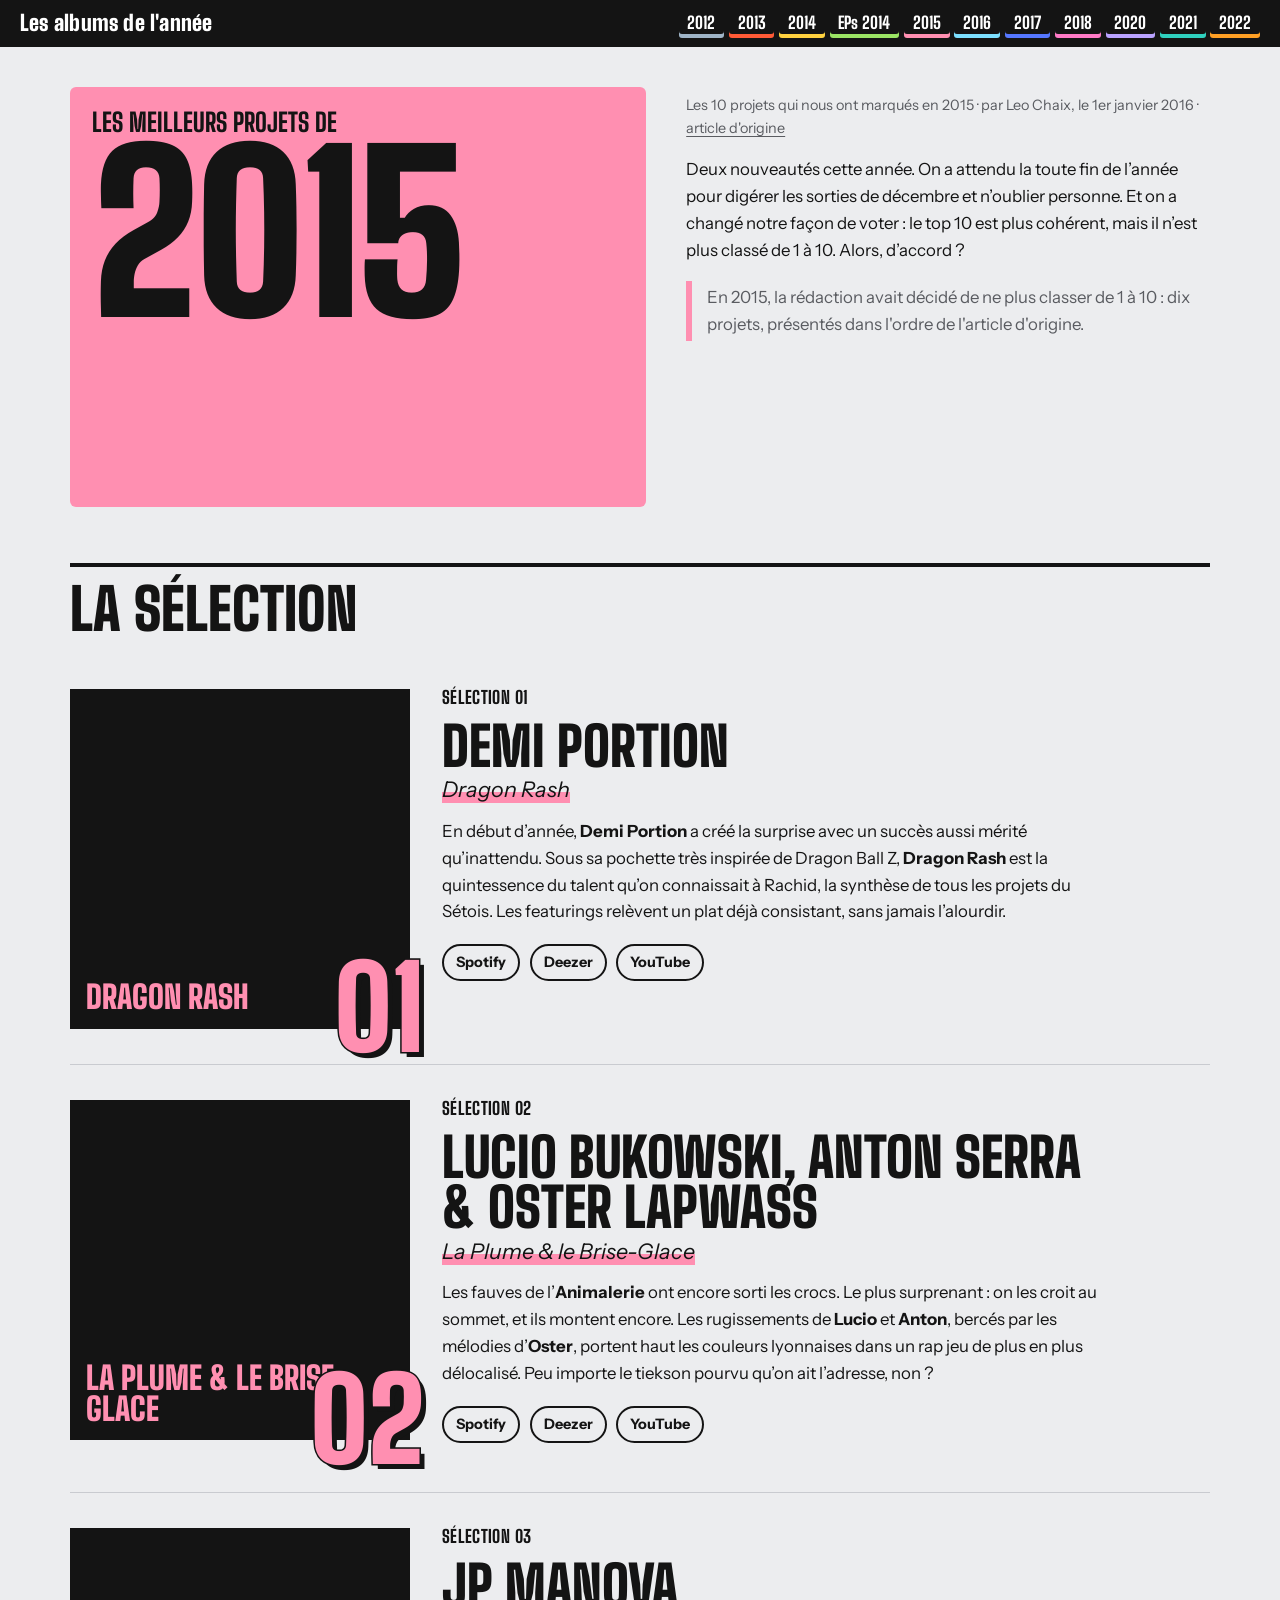
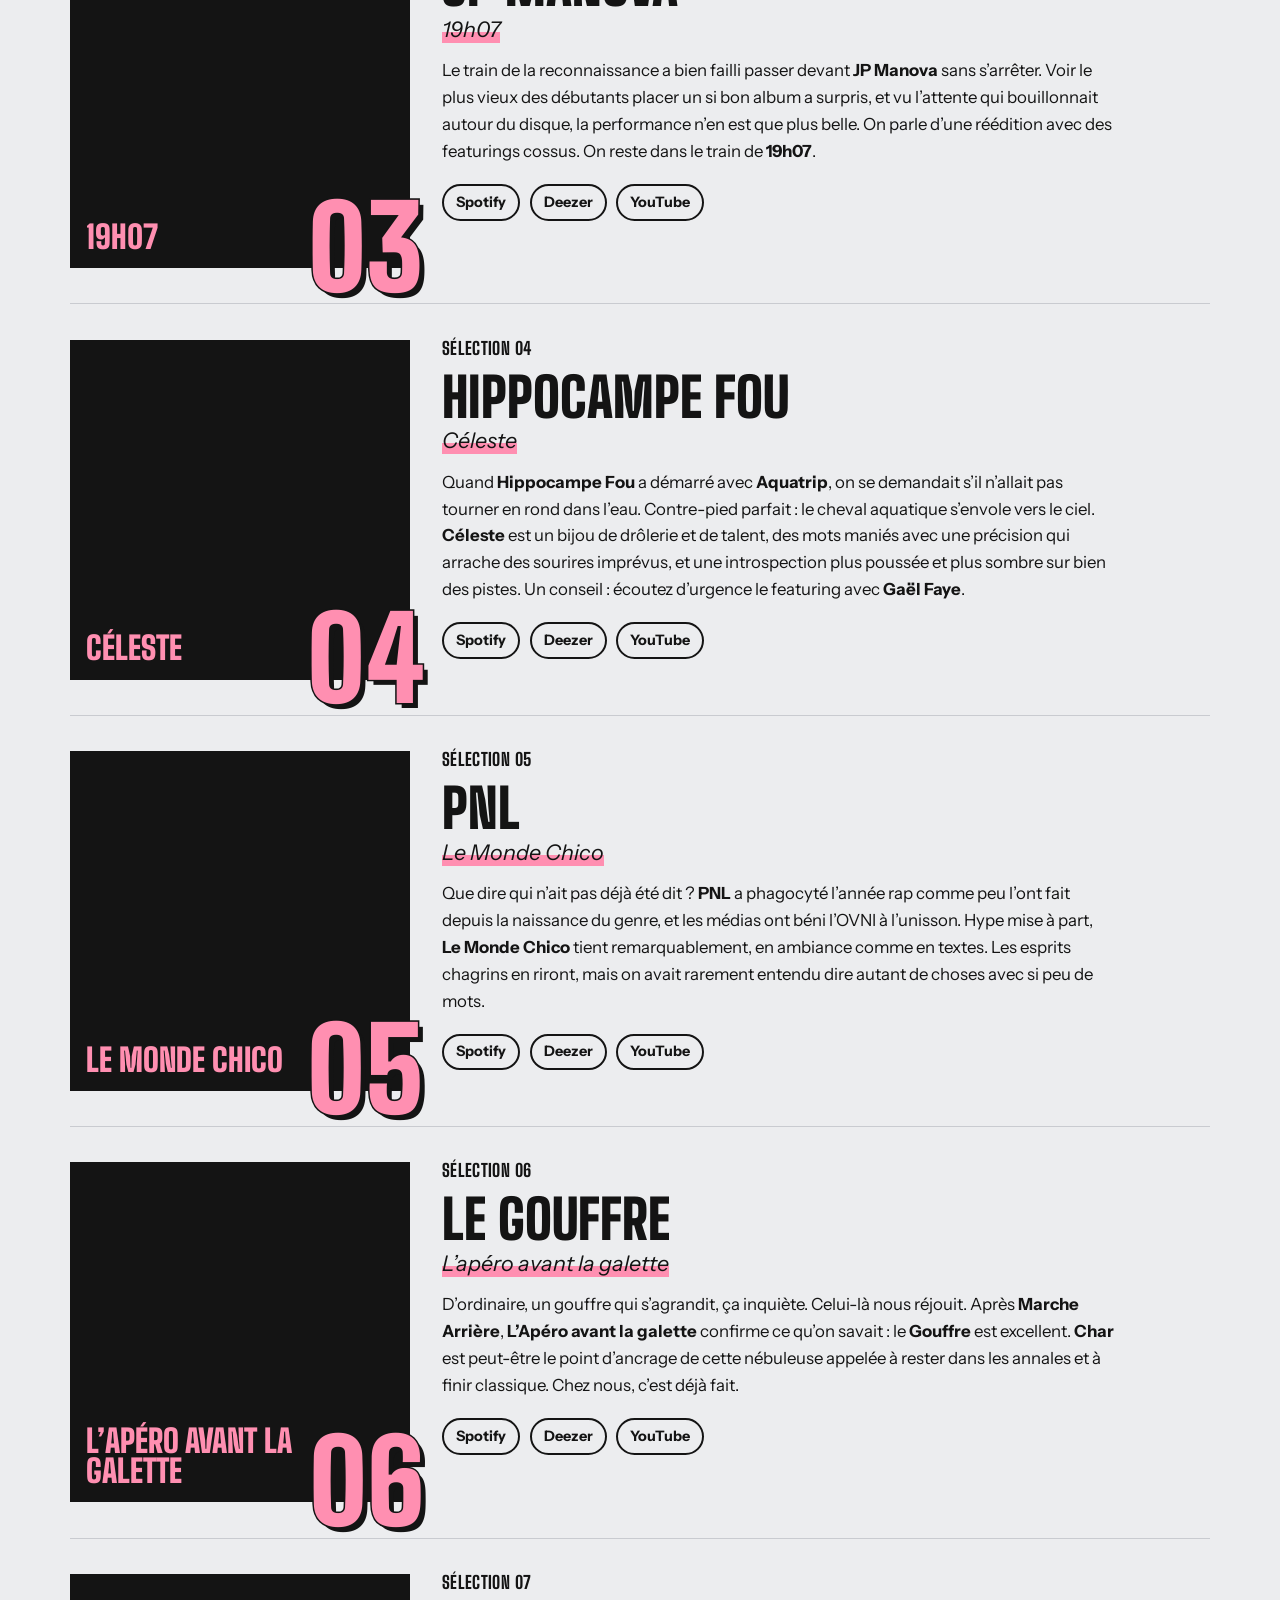
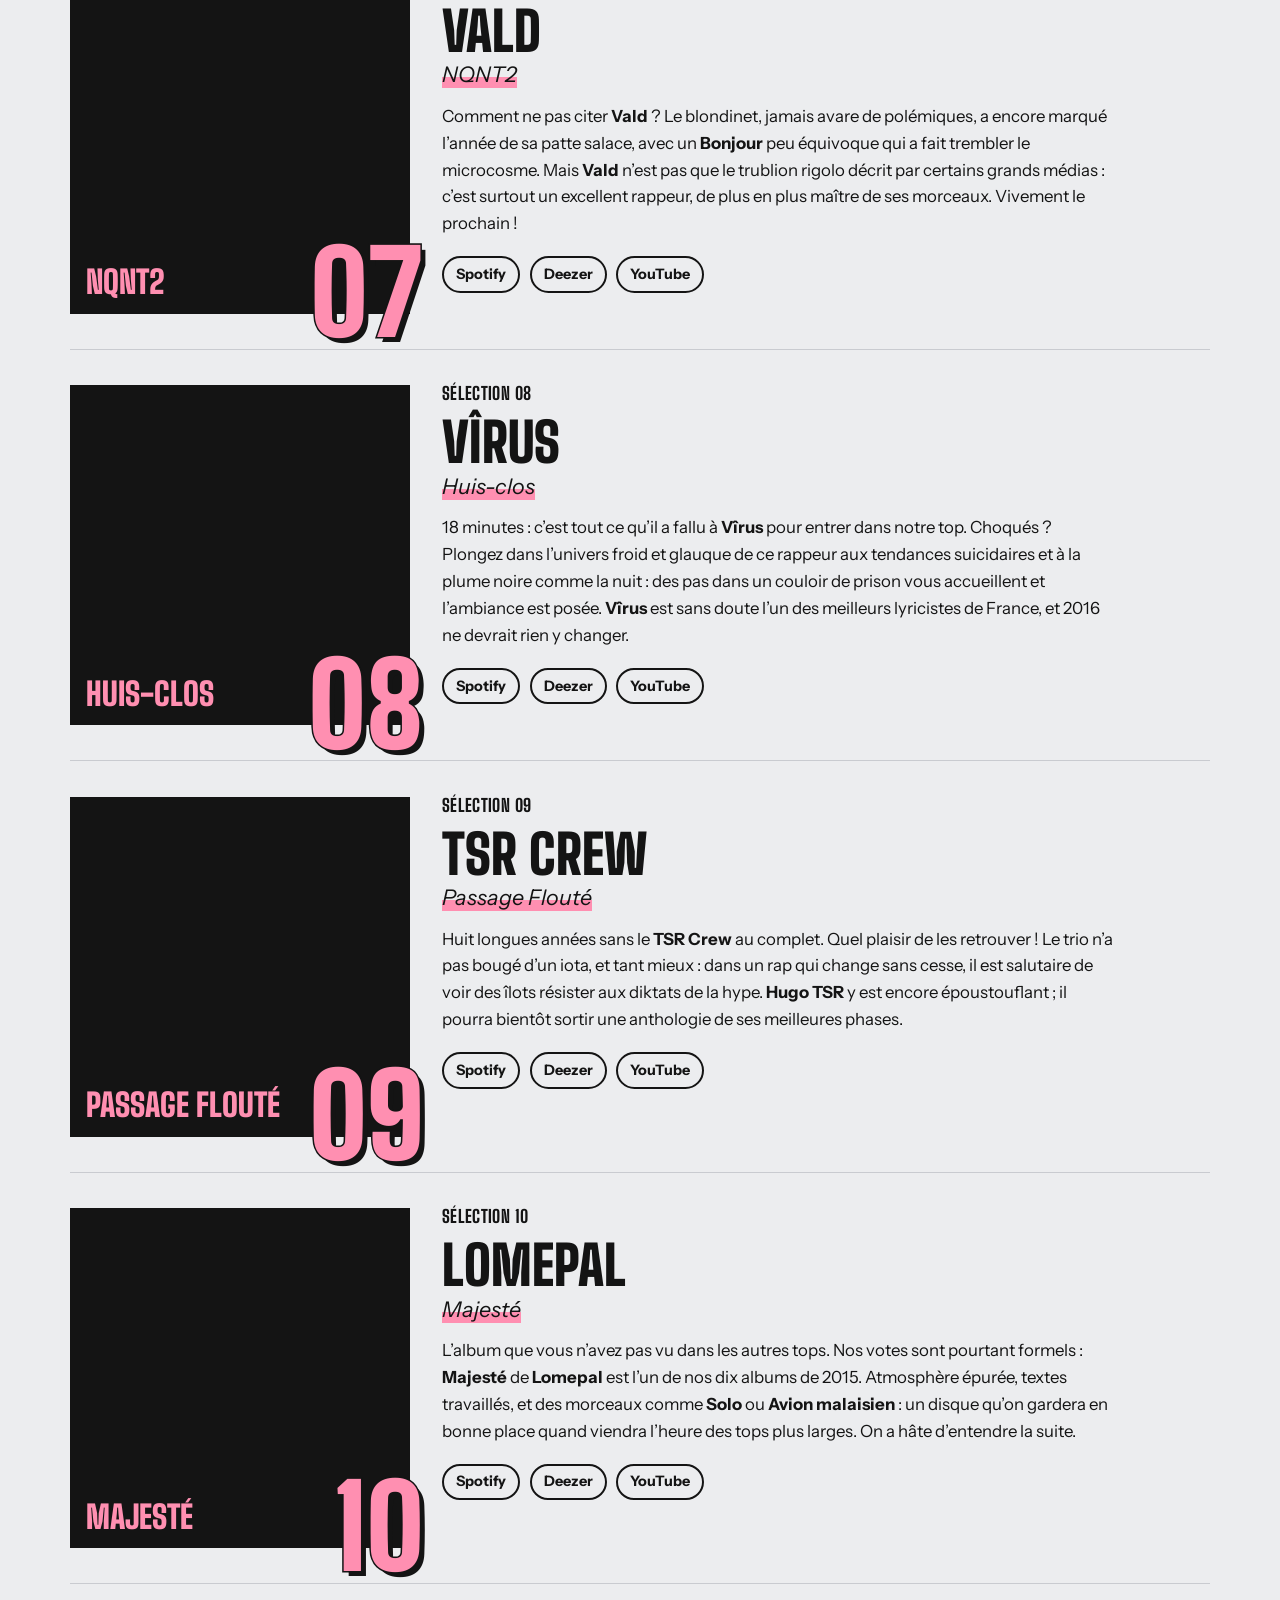
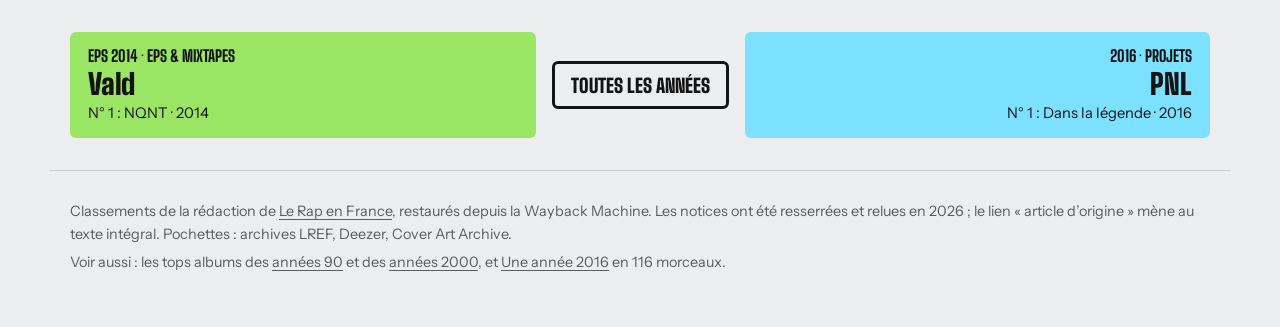
<file: 2015/index.html>
<!doctype html>
<html lang="fr"><head><meta charset="utf-8">
<meta name="viewport" content="width=device-width,initial-scale=1">
<title>Les meilleurs projets de 2015 · LREF</title>
<meta name="description" content="Le classement des meilleurs projets de rap français de 2015 par la rédaction de Le Rap en France.">
<meta name="theme-color" content="#FF8FB1">
<link rel="stylesheet" href="/style.css?v=5">
<link rel="icon" href="data:image/svg+xml,%3Csvg xmlns='http://www.w3.org/2000/svg' viewBox='0 0 64 64'%3E%3Ccircle cx='32' cy='32' r='30' fill='%23141414'/%3E%3Ccircle cx='32' cy='32' r='9' fill='%23FF8FB1'/%3E%3C/svg%3E">
</head><body class="year" style="--c:#FF8FB1">
<header class="bar"><a class="home" href="/">Les albums de l'année</a><nav aria-label="Années"><a href="/2012/" style="--c:#9FB4C7">2012</a><a href="/2013/" style="--c:#FF5A36">2013</a><a href="/2014/" style="--c:#FFD23F">2014</a><a href="/2014-ep/" style="--c:#9BE564">EPs 2014</a><a href="/2015/" style="--c:#FF8FB1">2015</a><a href="/2016/" style="--c:#7CE0FF">2016</a><a href="/2017/" style="--c:#5577FF">2017</a><a href="/2018/" style="--c:#FF7AC6">2018</a><a href="/2020/" style="--c:#B9A2FF">2020</a><a href="/2021/" style="--c:#2FD1BF">2021</a><a href="/2022/" style="--c:#FFA024">2022</a></nav></header>
<main>
<section class="yhero">
  <div class="ywrap">
    <p class="kind">Les meilleurs projets de</p>
    <h1>2015</h1>
    <div class="stack" aria-hidden="true"><img src="https://cdn-images.dzcdn.net/images/cover/54d01ffb3fddea5c65c9ea8c99566efa/500x500-000000-80-0-0.jpg" alt="" onerror="this.remove()"><img src="https://cdn-images.dzcdn.net/images/cover/63acaae11e45ff7332daff5df1989429/500x500-000000-80-0-0.jpg" alt="" onerror="this.remove()"><img src="https://cdn-images.dzcdn.net/images/cover/98361a0e80a50e6a70a806172562d009/500x500-000000-80-0-0.jpg" alt="" onerror="this.remove()"></div>
  </div>
  <div class="lede">
    <p class="by">Les 10 projets qui nous ont marqués en 2015 · par Leo Chaix, le 1er janvier 2016 · <a href="https://lref.fr/a/les-albums-qui-nous-ont-marques-en-2015/">article d'origine</a></p>
    <p>Deux nouveautés cette année. On a attendu la toute fin de l’année pour digérer les sorties de décembre et n’oublier personne. Et on a changé notre façon de voter : le top 10 est plus cohérent, mais il n’est plus classé de 1 à 10. Alors, d’accord ?</p>
    <p class="note">En 2015, la rédaction avait décidé de ne plus classer de 1 à 10 : dix projets, présentés dans l&#x27;ordre de l&#x27;article d&#x27;origine.</p>
  </div>
</section>
<h2 class="sec">La sélection</h2>
<ol class="list">
<li class="al" id="n01">
  <div class="sleeve">
    <span class="ph" aria-hidden="true">Dragon Rash</span>
    <img src="https://cdn-images.dzcdn.net/images/cover/91ef34b7faf3d59c626a4b2e744309b4/500x500-000000-80-0-0.jpg" alt="Pochette de Dragon Rash, Demi Portion" loading="lazy" onerror="this.remove()">
    <span class="rk" aria-hidden="true">01</span>
  </div>
  <div class="tx">
    <p class="pos">Sélection 01</p>
    <h2><span class="ar">Demi Portion</span> <span class="ti">Dragon Rash</span></h2>
    <p>En début d’année, <strong>Demi Portion</strong> a créé la surprise avec un succès aussi mérité qu’inattendu. Sous sa pochette très inspirée de Dragon Ball Z, <strong>Dragon Rash</strong> est la quintessence du talent qu’on connaissait à Rachid, la synthèse de tous les projets du Sétois. Les featurings relèvent un plat déjà consistant, sans jamais l’alourdir.</p>
    <p class="ls"><a href="https://open.spotify.com/search/Demi%20Portion%20Dragon%20Rash">Spotify</a>
    <a href="https://www.deezer.com/search/Demi%20Portion%20Dragon%20Rash/album">Deezer</a>
    <a href="https://www.youtube.com/results?search_query=Demi+Portion+Dragon+Rash">YouTube</a></p>
  </div>
</li><li class="al" id="n02">
  <div class="sleeve">
    <span class="ph" aria-hidden="true">La Plume &amp; le Brise-Glace</span>
    <img src="https://cdn-images.dzcdn.net/images/cover/baa7f926e6d71d3a93359c23ed7ea20e/500x500-000000-80-0-0.jpg" alt="Pochette de La Plume &amp; le Brise-Glace, Lucio Bukowski, Anton Serra &amp; Oster Lapwass" loading="lazy" onerror="this.remove()">
    <span class="rk" aria-hidden="true">02</span>
  </div>
  <div class="tx">
    <p class="pos">Sélection 02</p>
    <h2><span class="ar">Lucio Bukowski, Anton Serra &amp; Oster Lapwass</span> <span class="ti">La Plume &amp; le Brise-Glace</span></h2>
    <p>Les fauves de l’<strong>Animalerie</strong> ont encore sorti les crocs. Le plus surprenant : on les croit au sommet, et ils montent encore. Les rugissements de <strong>Lucio</strong> et <strong>Anton</strong>, bercés par les mélodies d’<strong>Oster</strong>, portent haut les couleurs lyonnaises dans un rap jeu de plus en plus délocalisé. Peu importe le tiekson pourvu qu’on ait l’adresse, non ?</p>
    <p class="ls"><a href="https://open.spotify.com/search/Lucio%20Bukowski%2C%20Anton%20Serra%20%26%20Oster%20Lapwass%20La%20Plume%20%26%20le%20Brise-Glace">Spotify</a>
    <a href="https://www.deezer.com/search/Lucio%20Bukowski%2C%20Anton%20Serra%20%26%20Oster%20Lapwass%20La%20Plume%20%26%20le%20Brise-Glace/album">Deezer</a>
    <a href="https://www.youtube.com/results?search_query=Lucio+Bukowski%2C+Anton+Serra+%26+Oster+Lapwass+La+Plume+%26+le+Brise-Glace">YouTube</a></p>
  </div>
</li><li class="al" id="n03">
  <div class="sleeve">
    <span class="ph" aria-hidden="true">19h07</span>
    <img src="https://cdn-images.dzcdn.net/images/cover/b3a4459d73b2f92eeb94fd9167447fd9/500x500-000000-80-0-0.jpg" alt="Pochette de 19h07, JP Manova" loading="lazy" onerror="this.remove()">
    <span class="rk" aria-hidden="true">03</span>
  </div>
  <div class="tx">
    <p class="pos">Sélection 03</p>
    <h2><span class="ar">JP Manova</span> <span class="ti">19h07</span></h2>
    <p>Le train de la reconnaissance a bien failli passer devant <strong>JP Manova</strong> sans s’arrêter. Voir le plus vieux des débutants placer un si bon album a surpris, et vu l’attente qui bouillonnait autour du disque, la performance n’en est que plus belle. On parle d’une réédition avec des featurings cossus. On reste dans le train de <strong>19h07</strong>.</p>
    <p class="ls"><a href="https://open.spotify.com/search/JP%20Manova%2019h07">Spotify</a>
    <a href="https://www.deezer.com/search/JP%20Manova%2019h07/album">Deezer</a>
    <a href="https://www.youtube.com/results?search_query=JP+Manova+19h07">YouTube</a></p>
  </div>
</li><li class="al" id="n04">
  <div class="sleeve">
    <span class="ph" aria-hidden="true">Céleste</span>
    <img src="https://cdn-images.dzcdn.net/images/cover/368dc1beeb45dc97e74f047ef31a27b7/500x500-000000-80-0-0.jpg" alt="Pochette de Céleste, Hippocampe Fou" loading="lazy" onerror="this.remove()">
    <span class="rk" aria-hidden="true">04</span>
  </div>
  <div class="tx">
    <p class="pos">Sélection 04</p>
    <h2><span class="ar">Hippocampe Fou</span> <span class="ti">Céleste</span></h2>
    <p>Quand <strong>Hippocampe Fou</strong> a démarré avec <strong>Aquatrip</strong>, on se demandait s’il n’allait pas tourner en rond dans l’eau. Contre-pied parfait : le cheval aquatique s’envole vers le ciel. <strong>Céleste</strong> est un bijou de drôlerie et de talent, des mots maniés avec une précision qui arrache des sourires imprévus, et une introspection plus poussée et plus sombre sur bien des pistes. Un conseil : écoutez d’urgence le featuring avec <strong>Gaël Faye</strong>.</p>
    <p class="ls"><a href="https://open.spotify.com/search/Hippocampe%20Fou%20C%C3%A9leste">Spotify</a>
    <a href="https://www.deezer.com/search/Hippocampe%20Fou%20C%C3%A9leste/album">Deezer</a>
    <a href="https://www.youtube.com/results?search_query=Hippocampe+Fou+C%C3%A9leste">YouTube</a></p>
  </div>
</li><li class="al" id="n05">
  <div class="sleeve">
    <span class="ph" aria-hidden="true">Le Monde Chico</span>
    <img src="https://cdn-images.dzcdn.net/images/cover/3c0d34f7576d81c8f269570d9806fb88/500x500-000000-80-0-0.jpg" alt="Pochette de Le Monde Chico, PNL" loading="lazy" onerror="this.remove()">
    <span class="rk" aria-hidden="true">05</span>
  </div>
  <div class="tx">
    <p class="pos">Sélection 05</p>
    <h2><span class="ar">PNL</span> <span class="ti">Le Monde Chico</span></h2>
    <p>Que dire qui n’ait pas déjà été dit ? <strong>PNL</strong> a phagocyté l’année rap comme peu l’ont fait depuis la naissance du genre, et les médias ont béni l’OVNI à l’unisson. Hype mise à part, <strong>Le Monde Chico</strong> tient remarquablement, en ambiance comme en textes. Les esprits chagrins en riront, mais on avait rarement entendu dire autant de choses avec si peu de mots.</p>
    <p class="ls"><a href="https://open.spotify.com/search/PNL%20Le%20Monde%20Chico">Spotify</a>
    <a href="https://www.deezer.com/search/PNL%20Le%20Monde%20Chico/album">Deezer</a>
    <a href="https://www.youtube.com/results?search_query=PNL+Le+Monde+Chico">YouTube</a></p>
  </div>
</li><li class="al" id="n06">
  <div class="sleeve">
    <span class="ph" aria-hidden="true">L’apéro avant la galette</span>
    <img src="https://cdn-images.dzcdn.net/images/cover/b014be9366ca2a434109dc2908c7a6bd/500x500-000000-80-0-0.jpg" alt="Pochette de L’apéro avant la galette, Le Gouffre" loading="lazy" onerror="this.remove()">
    <span class="rk" aria-hidden="true">06</span>
  </div>
  <div class="tx">
    <p class="pos">Sélection 06</p>
    <h2><span class="ar">Le Gouffre</span> <span class="ti">L’apéro avant la galette</span></h2>
    <p>D’ordinaire, un gouffre qui s’agrandit, ça inquiète. Celui-là nous réjouit. Après <strong>Marche Arrière</strong>, <strong>L’Apéro avant la galette</strong> confirme ce qu’on savait : le <strong>Gouffre</strong> est excellent. <strong>Char</strong> est peut-être le point d’ancrage de cette nébuleuse appelée à rester dans les annales et à finir classique. Chez nous, c’est déjà fait.</p>
    <p class="ls"><a href="https://open.spotify.com/search/Le%20Gouffre%20L%E2%80%99ap%C3%A9ro%20avant%20la%20galette">Spotify</a>
    <a href="https://www.deezer.com/search/Le%20Gouffre%20L%E2%80%99ap%C3%A9ro%20avant%20la%20galette/album">Deezer</a>
    <a href="https://www.youtube.com/results?search_query=Le+Gouffre+L%E2%80%99ap%C3%A9ro+avant+la+galette">YouTube</a></p>
  </div>
</li><li class="al" id="n07">
  <div class="sleeve">
    <span class="ph" aria-hidden="true">NQNT2</span>
    <img src="https://cdn-images.dzcdn.net/images/cover/c761a99eadfceae7ee572bc3fefa6266/500x500-000000-80-0-0.jpg" alt="Pochette de NQNT2, Vald" loading="lazy" onerror="this.remove()">
    <span class="rk" aria-hidden="true">07</span>
  </div>
  <div class="tx">
    <p class="pos">Sélection 07</p>
    <h2><span class="ar">Vald</span> <span class="ti">NQNT2</span></h2>
    <p>Comment ne pas citer <strong>Vald</strong> ? Le blondinet, jamais avare de polémiques, a encore marqué l’année de sa patte salace, avec un <strong>Bonjour</strong> peu équivoque qui a fait trembler le microcosme. Mais <strong>Vald</strong> n’est pas que le trublion rigolo décrit par certains grands médias : c’est surtout un excellent rappeur, de plus en plus maître de ses morceaux. Vivement le prochain !</p>
    <p class="ls"><a href="https://open.spotify.com/search/Vald%20NQNT2">Spotify</a>
    <a href="https://www.deezer.com/search/Vald%20NQNT2/album">Deezer</a>
    <a href="https://www.youtube.com/results?search_query=Vald+NQNT2">YouTube</a></p>
  </div>
</li><li class="al" id="n08">
  <div class="sleeve">
    <span class="ph" aria-hidden="true">Huis-clos</span>
    <img src="https://cdn-images.dzcdn.net/images/cover/98361a0e80a50e6a70a806172562d009/500x500-000000-80-0-0.jpg" alt="Pochette de Huis-clos, Vîrus" loading="lazy" onerror="this.remove()">
    <span class="rk" aria-hidden="true">08</span>
  </div>
  <div class="tx">
    <p class="pos">Sélection 08</p>
    <h2><span class="ar">Vîrus</span> <span class="ti">Huis-clos</span></h2>
    <p>18 minutes : c’est tout ce qu’il a fallu à <strong>Vîrus</strong> pour entrer dans notre top. Choqués ? Plongez dans l’univers froid et glauque de ce rappeur aux tendances suicidaires et à la plume noire comme la nuit : des pas dans un couloir de prison vous accueillent et l’ambiance est posée. <strong>Vîrus</strong> est sans doute l’un des meilleurs lyricistes de France, et 2016 ne devrait rien y changer.</p>
    <p class="ls"><a href="https://open.spotify.com/search/V%C3%AErus%20Huis-clos">Spotify</a>
    <a href="https://www.deezer.com/search/V%C3%AErus%20Huis-clos/album">Deezer</a>
    <a href="https://www.youtube.com/results?search_query=V%C3%AErus+Huis-clos">YouTube</a></p>
  </div>
</li><li class="al" id="n09">
  <div class="sleeve">
    <span class="ph" aria-hidden="true">Passage Flouté</span>
    <img src="https://cdn-images.dzcdn.net/images/cover/63acaae11e45ff7332daff5df1989429/500x500-000000-80-0-0.jpg" alt="Pochette de Passage Flouté, TSR Crew" loading="lazy" onerror="this.remove()">
    <span class="rk" aria-hidden="true">09</span>
  </div>
  <div class="tx">
    <p class="pos">Sélection 09</p>
    <h2><span class="ar">TSR Crew</span> <span class="ti">Passage Flouté</span></h2>
    <p>Huit longues années sans le <strong>TSR Crew</strong> au complet. Quel plaisir de les retrouver ! Le trio n’a pas bougé d’un iota, et tant mieux : dans un rap qui change sans cesse, il est salutaire de voir des îlots résister aux diktats de la hype. <strong>Hugo TSR</strong> y est encore époustouflant ; il pourra bientôt sortir une anthologie de ses meilleures phases.</p>
    <p class="ls"><a href="https://open.spotify.com/search/TSR%20Crew%20Passage%20Flout%C3%A9">Spotify</a>
    <a href="https://www.deezer.com/search/TSR%20Crew%20Passage%20Flout%C3%A9/album">Deezer</a>
    <a href="https://www.youtube.com/results?search_query=TSR+Crew+Passage+Flout%C3%A9">YouTube</a></p>
  </div>
</li><li class="al" id="n10">
  <div class="sleeve">
    <span class="ph" aria-hidden="true">Majesté</span>
    <img src="https://cdn-images.dzcdn.net/images/cover/54d01ffb3fddea5c65c9ea8c99566efa/500x500-000000-80-0-0.jpg" alt="Pochette de Majesté, Lomepal" loading="lazy" onerror="this.remove()">
    <span class="rk" aria-hidden="true">10</span>
  </div>
  <div class="tx">
    <p class="pos">Sélection 10</p>
    <h2><span class="ar">Lomepal</span> <span class="ti">Majesté</span></h2>
    <p>L’album que vous n’avez pas vu dans les autres tops. Nos votes sont pourtant formels : <strong>Majesté</strong> de <strong>Lomepal</strong> est l’un de nos dix albums de 2015. Atmosphère épurée, textes travaillés, et des morceaux comme <strong>Solo</strong> ou <strong>Avion malaisien</strong> : un disque qu’on gardera en bonne place quand viendra l’heure des tops plus larges. On a hâte d’entendre la suite.</p>
    <p class="ls"><a href="https://open.spotify.com/search/Lomepal%20Majest%C3%A9">Spotify</a>
    <a href="https://www.deezer.com/search/Lomepal%20Majest%C3%A9/album">Deezer</a>
    <a href="https://www.youtube.com/results?search_query=Lomepal+Majest%C3%A9">YouTube</a></p>
  </div>
</li>
</ol>
<nav class="pager" aria-label="Autres années"><a class="prev" href="/2014-ep/" style="--c:#9BE564"><small>EPs 2014 · EPs & mixtapes</small><b>Vald</b><em>N° 1 : NQNT · 2014</em></a><a class="all" href="/">Toutes les années</a><a class="next" href="/2016/" style="--c:#7CE0FF"><small>2016 · projets</small><b>PNL</b><em>N° 1 : Dans la légende · 2016</em></a></nav>
</main>
<footer class="foot"><p>Classements de la rédaction de <a href="https://lref.fr/">Le Rap en France</a>, restaurés depuis la Wayback Machine. Les notices ont été resserrées et relues en 2026 ; le lien « article d’origine » mène au texte intégral. Pochettes : archives LREF, Deezer, Cover Art Archive.</p><p>Voir aussi : les tops albums des <a href="https://90.lref.fr/">années 90</a> et des <a href="https://2000.lref.fr/">années 2000</a>, et <a href="https://2016.lref.fr/">Une année 2016</a> en 116 morceaux.</p></footer>
</body></html>
</file>
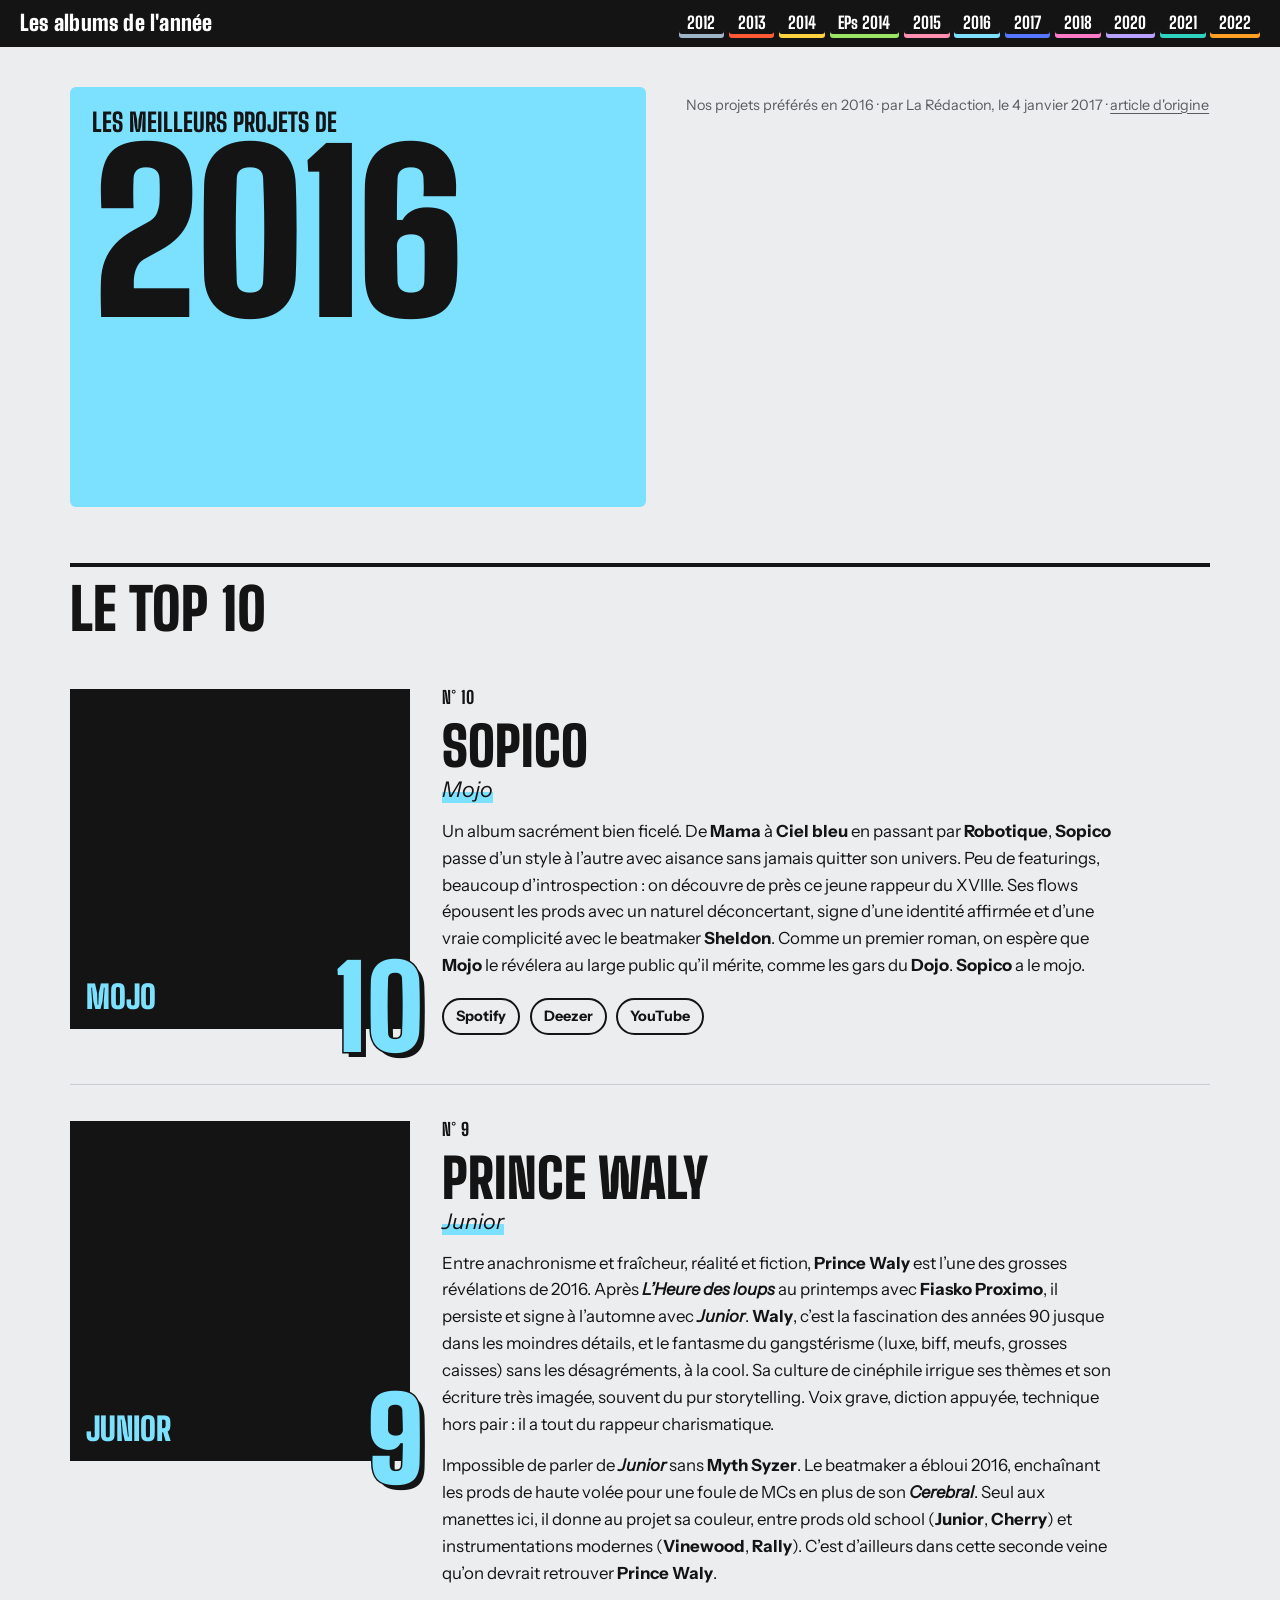
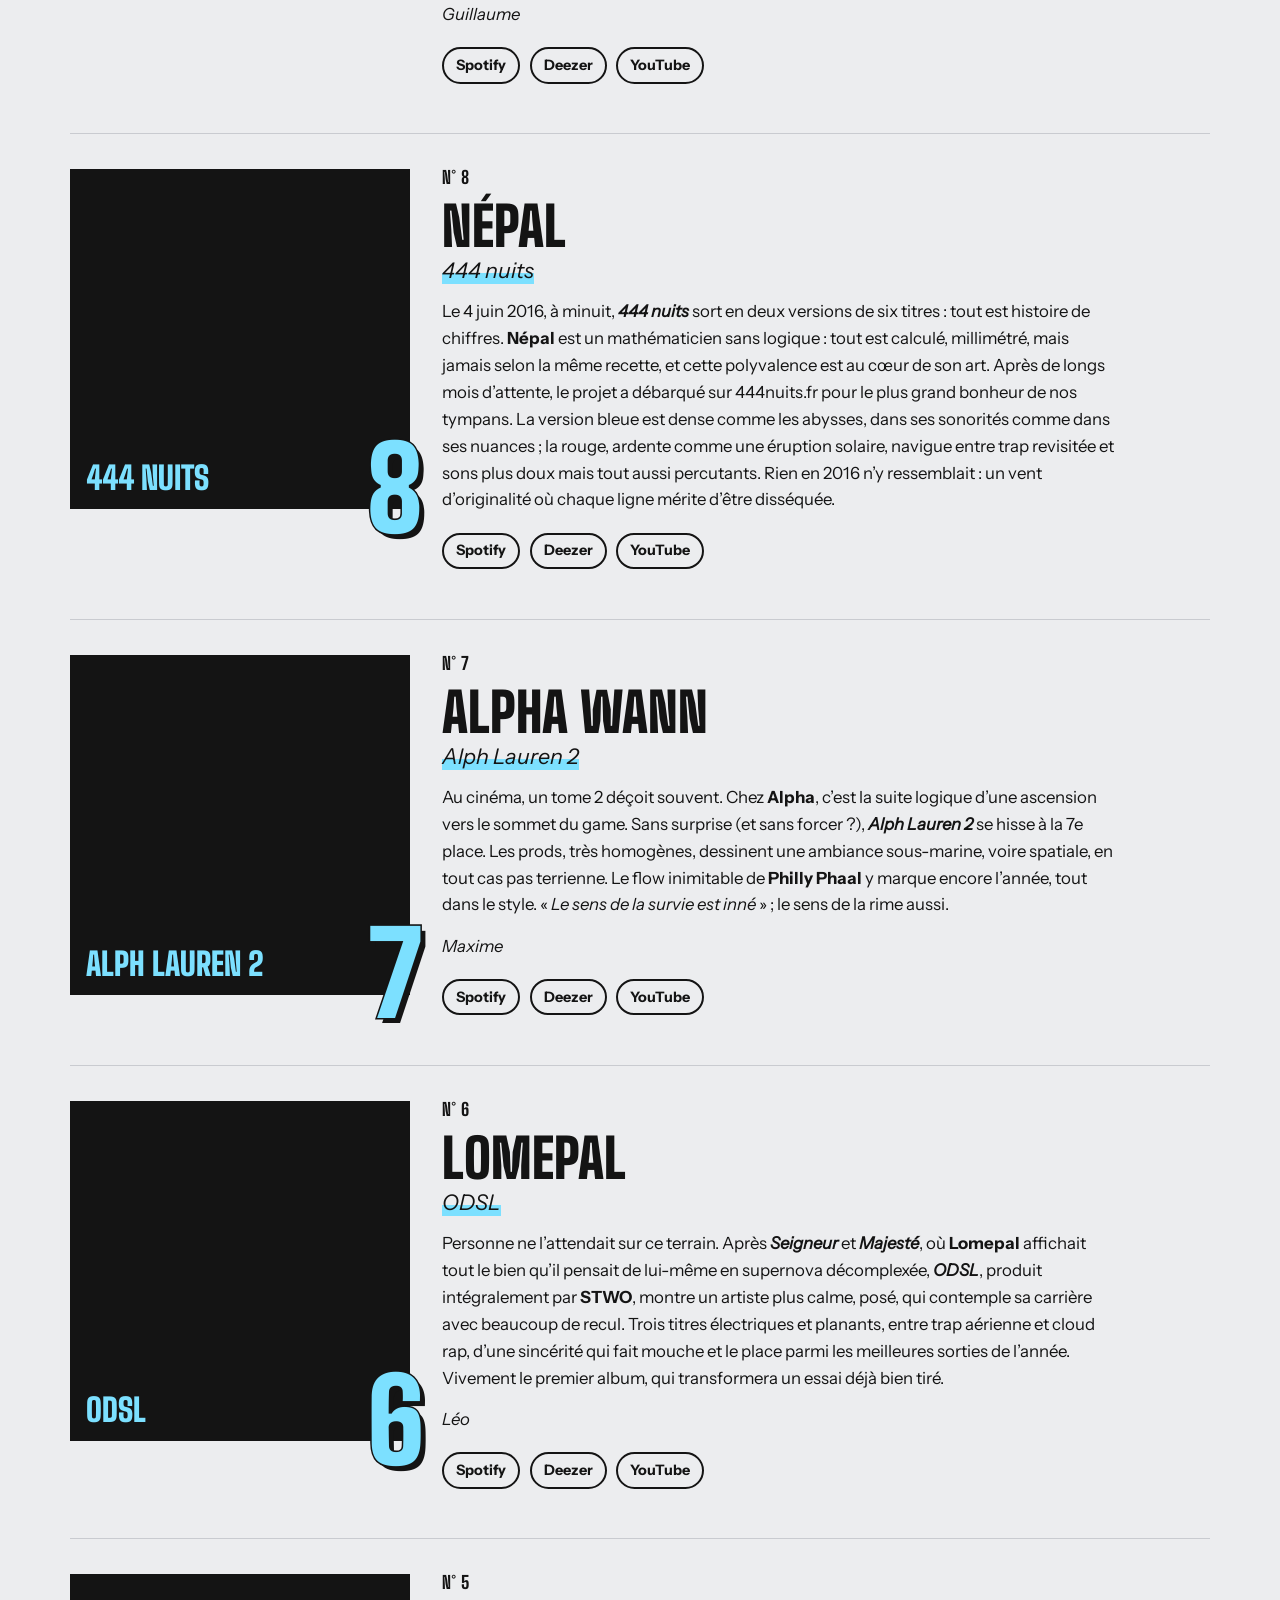
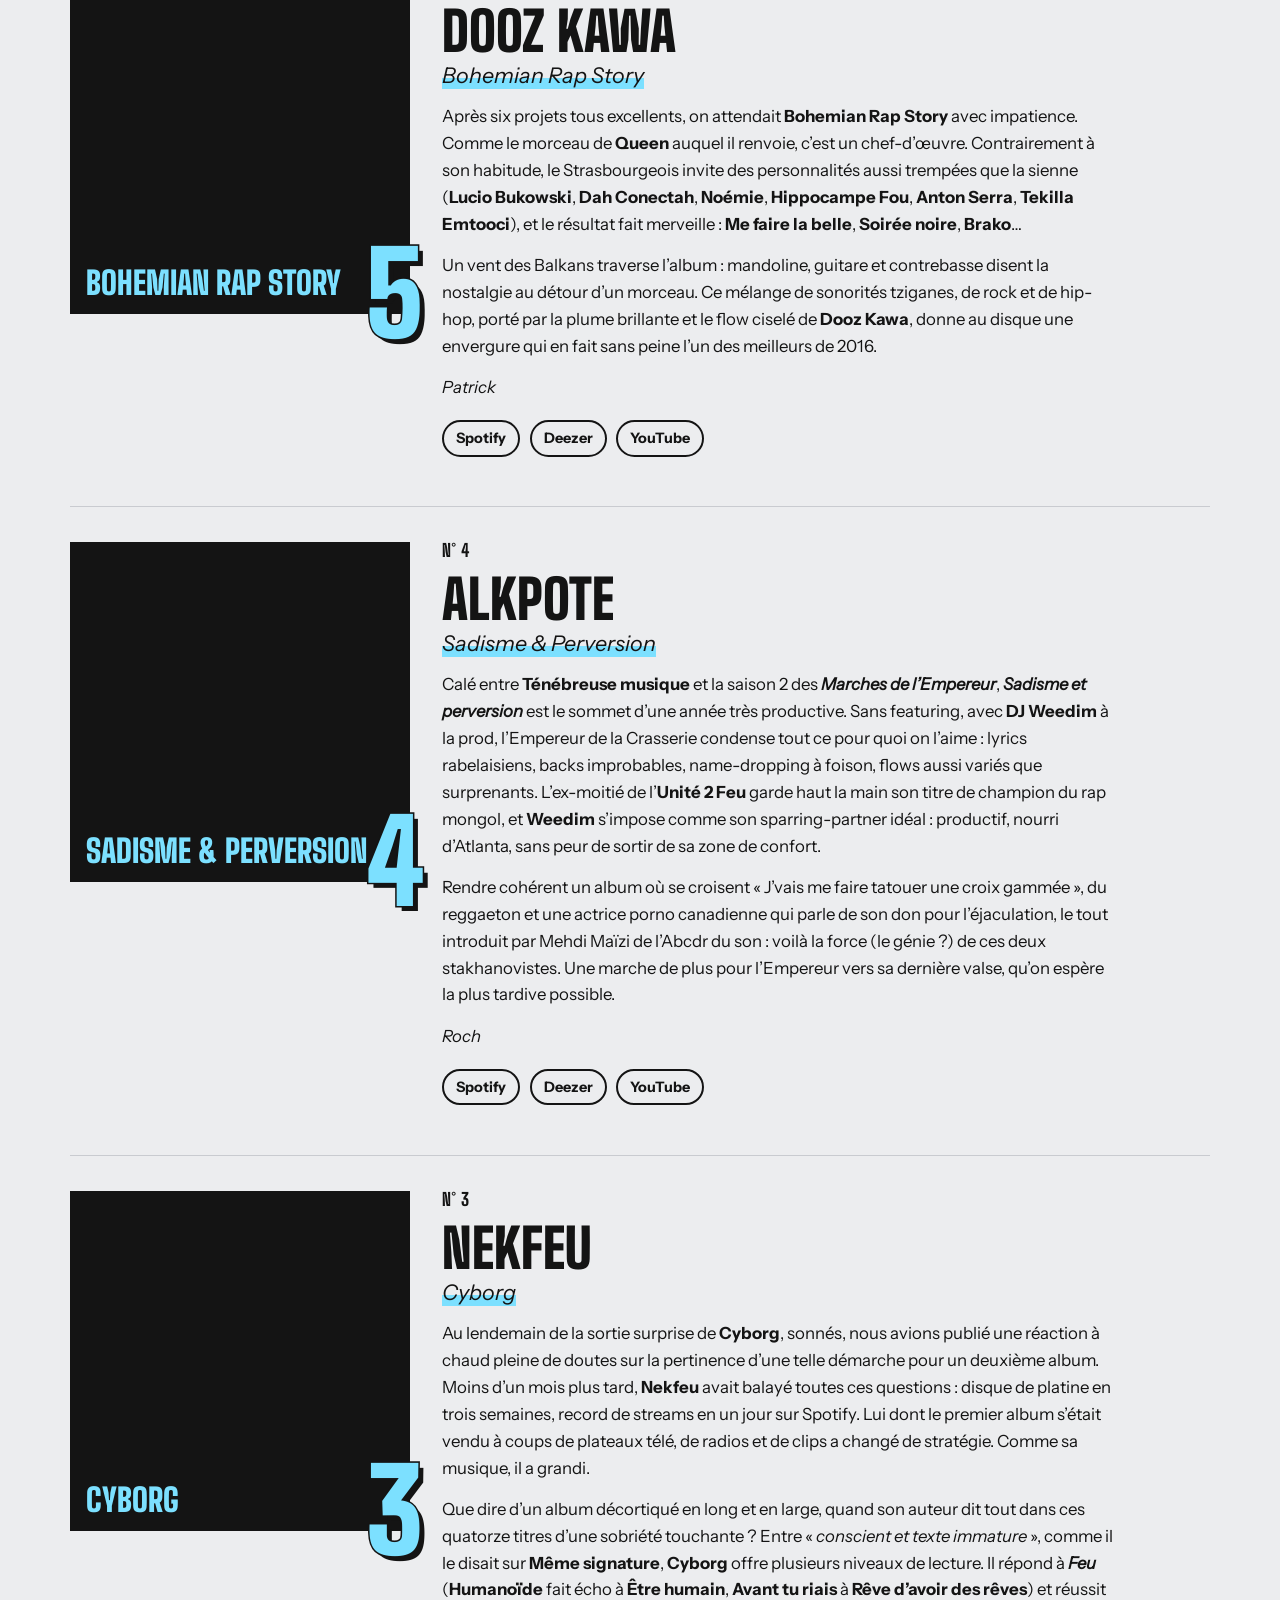
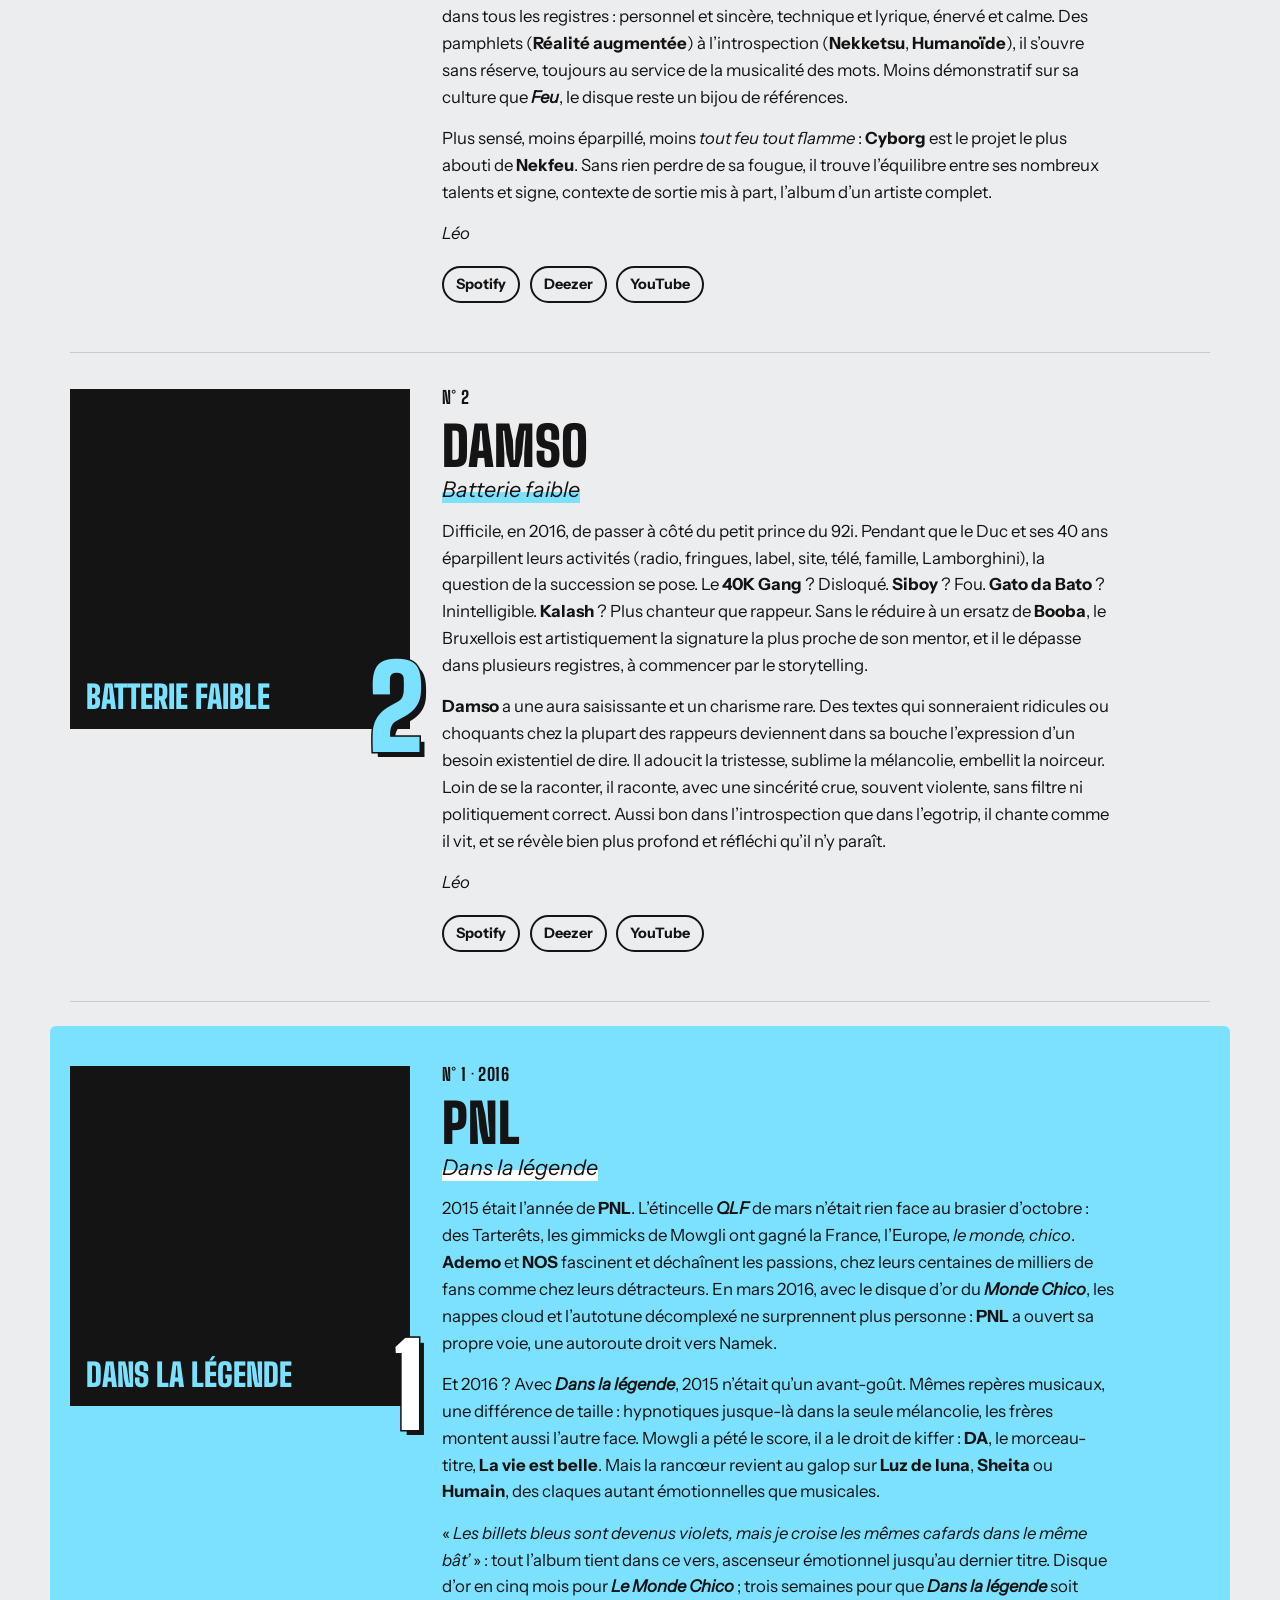
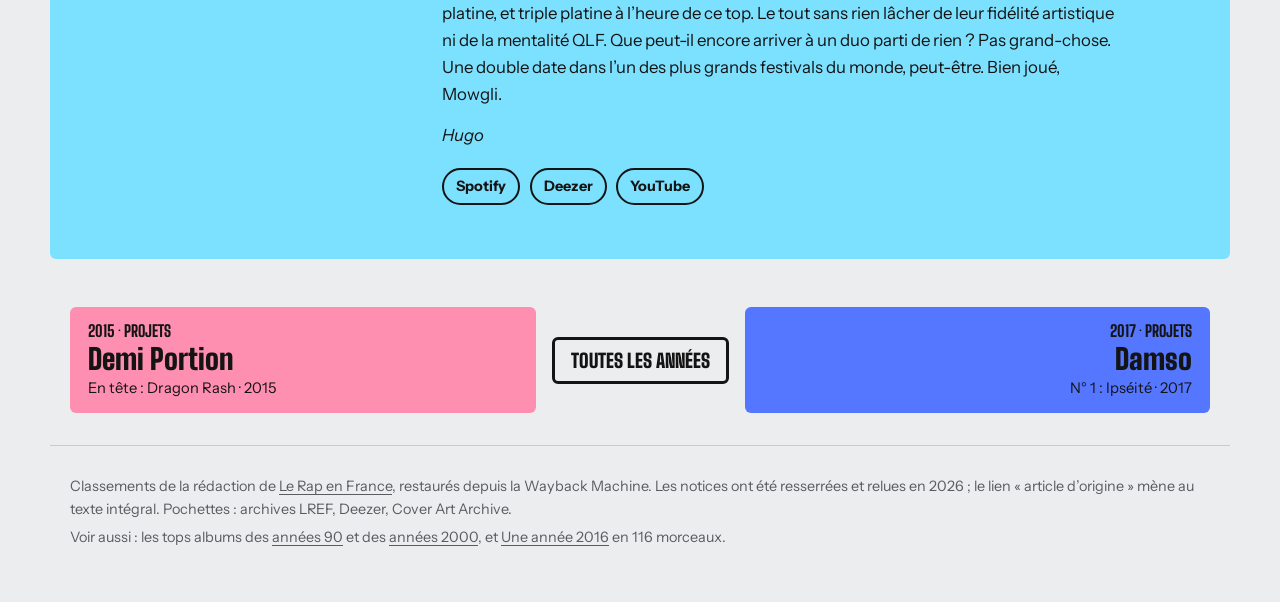
<file: 2016/index.html>
<!doctype html>
<html lang="fr"><head><meta charset="utf-8">
<meta name="viewport" content="width=device-width,initial-scale=1">
<title>Les meilleurs projets de 2016 · LREF</title>
<meta name="description" content="Le classement des meilleurs projets de rap français de 2016 par la rédaction de Le Rap en France.">
<meta name="theme-color" content="#7CE0FF">
<link rel="stylesheet" href="/style.css?v=5">
<link rel="icon" href="data:image/svg+xml,%3Csvg xmlns='http://www.w3.org/2000/svg' viewBox='0 0 64 64'%3E%3Ccircle cx='32' cy='32' r='30' fill='%23141414'/%3E%3Ccircle cx='32' cy='32' r='9' fill='%237CE0FF'/%3E%3C/svg%3E">
</head><body class="year" style="--c:#7CE0FF">
<header class="bar"><a class="home" href="/">Les albums de l'année</a><nav aria-label="Années"><a href="/2012/" style="--c:#9FB4C7">2012</a><a href="/2013/" style="--c:#FF5A36">2013</a><a href="/2014/" style="--c:#FFD23F">2014</a><a href="/2014-ep/" style="--c:#9BE564">EPs 2014</a><a href="/2015/" style="--c:#FF8FB1">2015</a><a href="/2016/" style="--c:#7CE0FF">2016</a><a href="/2017/" style="--c:#5577FF">2017</a><a href="/2018/" style="--c:#FF7AC6">2018</a><a href="/2020/" style="--c:#B9A2FF">2020</a><a href="/2021/" style="--c:#2FD1BF">2021</a><a href="/2022/" style="--c:#FFA024">2022</a></nav></header>
<main>
<section class="yhero">
  <div class="ywrap">
    <p class="kind">Les meilleurs projets de</p>
    <h1>2016</h1>
    <div class="stack" aria-hidden="true"><img src="https://cdn-images.dzcdn.net/images/cover/3722b6f876813ecf4bdf75443bf02da1/500x500-000000-80-0-0.jpg" alt="" onerror="this.remove()"><img src="https://cdn-images.dzcdn.net/images/cover/bd1be3997cb1ec7452c5e39c9ea0decf/500x500-000000-80-0-0.jpg" alt="" onerror="this.remove()"><img src="https://cdn-images.dzcdn.net/images/cover/bac0ea75cfad929e85de82ee823cd638/500x500-000000-80-0-0.jpg" alt="" onerror="this.remove()"></div>
  </div>
  <div class="lede">
    <p class="by">Nos projets préférés en 2016 · par La Rédaction, le 4 janvier 2017 · <a href="https://lref.fr/a/nos-projets-preferes-2016/">article d'origine</a></p>
    
    
  </div>
</section>
<h2 class="sec">Le top 10</h2>
<ol class="list">
<li class="al" id="n10">
  <div class="sleeve">
    <span class="ph" aria-hidden="true">Mojo</span>
    <img src="https://cdn-images.dzcdn.net/images/cover/8d99ccc0d958db48efde4e456e662657/500x500-000000-80-0-0.jpg" alt="Pochette de Mojo, Sopico" loading="lazy" onerror="this.remove()">
    <span class="rk" aria-hidden="true">10</span>
  </div>
  <div class="tx">
    <p class="pos">N° 10</p>
    <h2><span class="ar">Sopico</span> <span class="ti">Mojo</span></h2>
    <p>Un album sacrément bien ficelé. De <strong>Mama</strong> à <strong>Ciel bleu</strong> en passant par <strong>Robotique</strong>, <strong>Sopico</strong> passe d’un style à l’autre avec aisance sans jamais quitter son univers. Peu de featurings, beaucoup d’introspection : on découvre de près ce jeune rappeur du XVIIIe. Ses flows épousent les prods avec un naturel déconcertant, signe d’une identité affirmée et d’une vraie complicité avec le beatmaker <strong>Sheldon</strong>. Comme un premier roman, on espère que <strong>Mojo</strong> le révélera au large public qu’il mérite, comme les gars du <strong>Dojo</strong>. <strong>Sopico</strong> a le mojo.</p>
    <p class="ls"><a href="https://open.spotify.com/search/Sopico%20Mojo">Spotify</a>
    <a href="https://www.deezer.com/search/Sopico%20Mojo/album">Deezer</a>
    <a href="https://www.youtube.com/results?search_query=Sopico+Mojo">YouTube</a></p>
  </div>
</li><li class="al" id="n9">
  <div class="sleeve">
    <span class="ph" aria-hidden="true">Junior</span>
    <img src="https://cdn-images.dzcdn.net/images/cover/a04c2aebb9d97bd6e5456a3b589a60f0/500x500-000000-80-0-0.jpg" alt="Pochette de Junior, Prince Waly" loading="lazy" onerror="this.remove()">
    <span class="rk" aria-hidden="true">9</span>
  </div>
  <div class="tx">
    <p class="pos">N° 9</p>
    <h2><span class="ar">Prince Waly</span> <span class="ti">Junior</span></h2>
    <p>Entre anachronisme et fraîcheur, réalité et fiction, <strong>Prince Waly</strong> est l’une des grosses révélations de 2016. Après <strong><em>L’Heure des loups</em></strong> au printemps avec <strong>Fiasko Proximo</strong>, il persiste et signe à l’automne avec <strong><em>Junior</em></strong>. <strong>Waly</strong>, c’est la fascination des années 90 jusque dans les moindres détails, et le fantasme du gangstérisme (luxe, biff, meufs, grosses caisses) sans les désagréments, à la cool. Sa culture de cinéphile irrigue ses thèmes et son écriture très imagée, souvent du pur storytelling. Voix grave, diction appuyée, technique hors pair : il a tout du rappeur charismatique.</p><p>Impossible de parler de <strong><em>Junior</em></strong> sans <strong>Myth Syzer</strong>. Le beatmaker a ébloui 2016, enchaînant les prods de haute volée pour une foule de MCs en plus de son <strong><em>Cerebral</em></strong>. Seul aux manettes ici, il donne au projet sa couleur, entre prods old school (<strong>Junior</strong>, <strong>Cherry</strong>) et instrumentations modernes (<strong>Vinewood</strong>, <strong>Rally</strong>). C’est d’ailleurs dans cette seconde veine qu’on devrait retrouver <strong>Prince Waly</strong>.</p><p><em>Guillaume</em></p>
    <p class="ls"><a href="https://open.spotify.com/search/Prince%20Waly%20Junior">Spotify</a>
    <a href="https://www.deezer.com/search/Prince%20Waly%20Junior/album">Deezer</a>
    <a href="https://www.youtube.com/results?search_query=Prince+Waly+Junior">YouTube</a></p>
  </div>
</li><li class="al" id="n8">
  <div class="sleeve">
    <span class="ph" aria-hidden="true">444 nuits</span>
    <img src="https://cdn-images.dzcdn.net/images/cover/998919ae4fe554fa168814b0a2709a2f/500x500-000000-80-0-0.jpg" alt="Pochette de 444 nuits, Népal" loading="lazy" onerror="this.remove()">
    <span class="rk" aria-hidden="true">8</span>
  </div>
  <div class="tx">
    <p class="pos">N° 8</p>
    <h2><span class="ar">Népal</span> <span class="ti">444 nuits</span></h2>
    <p>Le 4 juin 2016, à minuit, <em><strong>444 nuits</strong></em> sort en deux versions de six titres : tout est histoire de chiffres. <strong>Népal</strong> est un mathématicien sans logique : tout est calculé, millimétré, mais jamais selon la même recette, et cette polyvalence est au cœur de son art. Après de longs mois d’attente, le projet a débarqué sur 444nuits.fr pour le plus grand bonheur de nos tympans. La version bleue est dense comme les abysses, dans ses sonorités comme dans ses nuances ; la rouge, ardente comme une éruption solaire, navigue entre trap revisitée et sons plus doux mais tout aussi percutants. Rien en 2016 n’y ressemblait : un vent d’originalité où chaque ligne mérite d’être disséquée.</p>
    <p class="ls"><a href="https://open.spotify.com/search/N%C3%A9pal%20444%20nuits">Spotify</a>
    <a href="https://www.deezer.com/search/N%C3%A9pal%20444%20nuits/album">Deezer</a>
    <a href="https://www.youtube.com/results?search_query=N%C3%A9pal+444+nuits">YouTube</a></p>
  </div>
</li><li class="al" id="n7">
  <div class="sleeve">
    <span class="ph" aria-hidden="true">Alph Lauren 2</span>
    <img src="https://cdn-images.dzcdn.net/images/cover/520967c22552631a5b4aa9be0715455c/500x500-000000-80-0-0.jpg" alt="Pochette de Alph Lauren 2, Alpha Wann" loading="lazy" onerror="this.remove()">
    <span class="rk" aria-hidden="true">7</span>
  </div>
  <div class="tx">
    <p class="pos">N° 7</p>
    <h2><span class="ar">Alpha Wann</span> <span class="ti">Alph Lauren 2</span></h2>
    <p>Au cinéma, un tome 2 déçoit souvent. Chez <strong>Alpha</strong>, c’est la suite logique d’une ascension vers le sommet du game. Sans surprise (et sans forcer ?), <em><strong>Alph Lauren 2</strong></em> se hisse à la 7e place. Les prods, très homogènes, dessinent une ambiance sous-marine, voire spatiale, en tout cas pas terrienne. Le flow inimitable de <strong>Philly Phaal</strong> y marque encore l’année, tout dans le style. « <em>Le sens de la survie est inné</em> » ; le sens de la rime aussi.</p><p><em>Maxime</em></p>
    <p class="ls"><a href="https://open.spotify.com/search/Alpha%20Wann%20Alph%20Lauren%202">Spotify</a>
    <a href="https://www.deezer.com/search/Alpha%20Wann%20Alph%20Lauren%202/album">Deezer</a>
    <a href="https://www.youtube.com/results?search_query=Alpha+Wann+Alph+Lauren+2">YouTube</a></p>
  </div>
</li><li class="al" id="n6">
  <div class="sleeve">
    <span class="ph" aria-hidden="true">ODSL</span>
    <img src="https://cdn-images.dzcdn.net/images/cover/917ba3c12191caf3412069e8ceea519d/500x500-000000-80-0-0.jpg" alt="Pochette de ODSL, Lomepal" loading="lazy" onerror="this.remove()">
    <span class="rk" aria-hidden="true">6</span>
  </div>
  <div class="tx">
    <p class="pos">N° 6</p>
    <h2><span class="ar">Lomepal</span> <span class="ti">ODSL</span></h2>
    <p>Personne ne l’attendait sur ce terrain. Après <strong><em>Seigneur</em></strong> et <em><strong>Majesté</strong></em>, où <strong>Lomepal</strong> affichait tout le bien qu’il pensait de lui-même en supernova décomplexée, <em><strong>ODSL</strong></em>, produit intégralement par <strong>STWO</strong>, montre un artiste plus calme, posé, qui contemple sa carrière avec beaucoup de recul. Trois titres électriques et planants, entre trap aérienne et cloud rap, d’une sincérité qui fait mouche et le place parmi les meilleures sorties de l’année. Vivement le premier album, qui transformera un essai déjà bien tiré.</p><p><em>Léo</em></p>
    <p class="ls"><a href="https://open.spotify.com/search/Lomepal%20ODSL">Spotify</a>
    <a href="https://www.deezer.com/search/Lomepal%20ODSL/album">Deezer</a>
    <a href="https://www.youtube.com/results?search_query=Lomepal+ODSL">YouTube</a></p>
  </div>
</li><li class="al" id="n5">
  <div class="sleeve">
    <span class="ph" aria-hidden="true">Bohemian Rap Story</span>
    <img src="https://cdn-images.dzcdn.net/images/cover/4833063e67efcad6b7f5a5f04b378aa3/500x500-000000-80-0-0.jpg" alt="Pochette de Bohemian Rap Story, Dooz Kawa" loading="lazy" onerror="this.remove()">
    <span class="rk" aria-hidden="true">5</span>
  </div>
  <div class="tx">
    <p class="pos">N° 5</p>
    <h2><span class="ar">Dooz Kawa</span> <span class="ti">Bohemian Rap Story</span></h2>
    <p>Après six projets tous excellents, on attendait <strong>Bohemian Rap Story</strong> avec impatience. Comme le morceau de <strong>Queen</strong> auquel il renvoie, c’est un chef-d’œuvre. Contrairement à son habitude, le Strasbourgeois invite des personnalités aussi trempées que la sienne (<strong>Lucio Bukowski</strong>, <strong>Dah Conectah</strong>, <strong>Noémie</strong>, <strong>Hippocampe Fou</strong>, <strong>Anton Serra</strong>, <strong>Tekilla Emtooci</strong>), et le résultat fait merveille : <strong>Me faire la belle</strong>, <strong>Soirée noire</strong>, <strong>Brako</strong>…</p><p>Un vent des Balkans traverse l’album : mandoline, guitare et contrebasse disent la nostalgie au détour d’un morceau. Ce mélange de sonorités tziganes, de rock et de hip-hop, porté par la plume brillante et le flow ciselé de <strong>Dooz Kawa</strong>, donne au disque une envergure qui en fait sans peine l’un des meilleurs de 2016.</p><p><em>Patrick</em></p>
    <p class="ls"><a href="https://open.spotify.com/search/Dooz%20Kawa%20Bohemian%20Rap%20Story">Spotify</a>
    <a href="https://www.deezer.com/search/Dooz%20Kawa%20Bohemian%20Rap%20Story/album">Deezer</a>
    <a href="https://www.youtube.com/results?search_query=Dooz+Kawa+Bohemian+Rap+Story">YouTube</a></p>
  </div>
</li><li class="al" id="n4">
  <div class="sleeve">
    <span class="ph" aria-hidden="true">Sadisme &amp; Perversion</span>
    <img src="https://cdn-images.dzcdn.net/images/cover/c1ea761cdeab7f70090b382bb5441ce9/500x500-000000-80-0-0.jpg" alt="Pochette de Sadisme &amp; Perversion, Alkpote" loading="lazy" onerror="this.remove()">
    <span class="rk" aria-hidden="true">4</span>
  </div>
  <div class="tx">
    <p class="pos">N° 4</p>
    <h2><span class="ar">Alkpote</span> <span class="ti">Sadisme &amp; Perversion</span></h2>
    <p>Calé entre <strong>Ténébreuse musique</strong> et la saison 2 des <em><strong>Marches de l’Empereur</strong></em>, <em><strong>Sadisme et perversion</strong></em> est le sommet d’une année très productive. Sans featuring, avec <strong>DJ Weedim</strong> à la prod, l’Empereur de la Crasserie condense tout ce pour quoi on l’aime : lyrics rabelaisiens, backs improbables, name-dropping à foison, flows aussi variés que surprenants. L’ex-moitié de l’<strong>Unité 2 Feu</strong> garde haut la main son titre de champion du rap mongol, et <strong>Weedim</strong> s’impose comme son sparring-partner idéal : productif, nourri d’Atlanta, sans peur de sortir de sa zone de confort.</p><p>Rendre cohérent un album où se croisent « J’vais me faire tatouer une croix gammée », du reggaeton et une actrice porno canadienne qui parle de son don pour l’éjaculation, le tout introduit par Mehdi Maïzi de l’Abcdr du son : voilà la force (le génie ?) de ces deux stakhanovistes. Une marche de plus pour l’Empereur vers sa dernière valse, qu’on espère la plus tardive possible.</p><p><em>Roch</em></p>
    <p class="ls"><a href="https://open.spotify.com/search/Alkpote%20Sadisme%20%26%20Perversion">Spotify</a>
    <a href="https://www.deezer.com/search/Alkpote%20Sadisme%20%26%20Perversion/album">Deezer</a>
    <a href="https://www.youtube.com/results?search_query=Alkpote+Sadisme+%26+Perversion">YouTube</a></p>
  </div>
</li><li class="al" id="n3">
  <div class="sleeve">
    <span class="ph" aria-hidden="true">Cyborg</span>
    <img src="https://cdn-images.dzcdn.net/images/cover/bac0ea75cfad929e85de82ee823cd638/500x500-000000-80-0-0.jpg" alt="Pochette de Cyborg, Nekfeu" loading="lazy" onerror="this.remove()">
    <span class="rk" aria-hidden="true">3</span>
  </div>
  <div class="tx">
    <p class="pos">N° 3</p>
    <h2><span class="ar">Nekfeu</span> <span class="ti">Cyborg</span></h2>
    <p>Au lendemain de la sortie surprise de <strong>Cyborg</strong>, sonnés, nous avions publié une réaction à chaud pleine de doutes sur la pertinence d’une telle démarche pour un deuxième album. Moins d’un mois plus tard, <strong>Nekfeu</strong> avait balayé toutes ces questions : disque de platine en trois semaines, record de streams en un jour sur Spotify. Lui dont le premier album s’était vendu à coups de plateaux télé, de radios et de clips a changé de stratégie. Comme sa musique, il a grandi.</p><p>Que dire d’un album décortiqué en long et en large, quand son auteur dit tout dans ces quatorze titres d’une sobriété touchante ? Entre « <em>conscient et texte immature</em> », comme il le disait sur <strong>Même signature</strong>, <strong>Cyborg</strong> offre plusieurs niveaux de lecture. Il répond à <em><strong>Feu</strong></em> (<strong>Humanoïde</strong> fait écho à <strong>Être humain</strong>, <strong>Avant tu riais</strong> à <strong>Rêve d’avoir des rêves</strong>) et réussit dans tous les registres : personnel et sincère, technique et lyrique, énervé et calme. Des pamphlets (<strong>Réalité augmentée</strong>) à l’introspection (<strong>Nekketsu</strong>, <strong>Humanoïde</strong>), il s’ouvre sans réserve, toujours au service de la musicalité des mots. Moins démonstratif sur sa culture que <em><strong>Feu</strong></em>, le disque reste un bijou de références.</p><p>Plus sensé, moins éparpillé, moins <em>tout feu tout flamme</em> : <strong>Cyborg</strong> est le projet le plus abouti de <strong>Nekfeu</strong>. Sans rien perdre de sa fougue, il trouve l’équilibre entre ses nombreux talents et signe, contexte de sortie mis à part, l’album d’un artiste complet.</p><p><em>Léo</em></p>
    <p class="ls"><a href="https://open.spotify.com/search/Nekfeu%20Cyborg">Spotify</a>
    <a href="https://www.deezer.com/search/Nekfeu%20Cyborg/album">Deezer</a>
    <a href="https://www.youtube.com/results?search_query=Nekfeu+Cyborg">YouTube</a></p>
  </div>
</li><li class="al" id="n2">
  <div class="sleeve">
    <span class="ph" aria-hidden="true">Batterie faible</span>
    <img src="https://cdn-images.dzcdn.net/images/cover/bd1be3997cb1ec7452c5e39c9ea0decf/500x500-000000-80-0-0.jpg" alt="Pochette de Batterie faible, Damso" loading="lazy" onerror="this.remove()">
    <span class="rk" aria-hidden="true">2</span>
  </div>
  <div class="tx">
    <p class="pos">N° 2</p>
    <h2><span class="ar">Damso</span> <span class="ti">Batterie faible</span></h2>
    <p>Difficile, en 2016, de passer à côté du petit prince du 92i. Pendant que le Duc et ses 40 ans éparpillent leurs activités (radio, fringues, label, site, télé, famille, Lamborghini), la question de la succession se pose. Le <strong>40K Gang</strong> ? Disloqué. <strong>Siboy</strong> ? Fou. <strong>Gato da Bato</strong> ? Inintelligible. <strong>Kalash</strong> ? Plus chanteur que rappeur. Sans le réduire à un ersatz de <strong>Booba</strong>, le Bruxellois est artistiquement la signature la plus proche de son mentor, et il le dépasse dans plusieurs registres, à commencer par le storytelling.</p><p><strong>Damso</strong> a une aura saisissante et un charisme rare. Des textes qui sonneraient ridicules ou choquants chez la plupart des rappeurs deviennent dans sa bouche l’expression d’un besoin existentiel de dire. Il adoucit la tristesse, sublime la mélancolie, embellit la noirceur. Loin de se la raconter, il raconte, avec une sincérité crue, souvent violente, sans filtre ni politiquement correct. Aussi bon dans l’introspection que dans l’egotrip, il chante comme il vit, et se révèle bien plus profond et réfléchi qu’il n’y paraît.</p><p><em>Léo</em></p>
    <p class="ls"><a href="https://open.spotify.com/search/Damso%20Batterie%20faible">Spotify</a>
    <a href="https://www.deezer.com/search/Damso%20Batterie%20faible/album">Deezer</a>
    <a href="https://www.youtube.com/results?search_query=Damso+Batterie+faible">YouTube</a></p>
  </div>
</li><li class="al one" id="n1">
  <div class="sleeve">
    <span class="ph" aria-hidden="true">Dans la légende</span>
    <img src="https://cdn-images.dzcdn.net/images/cover/3722b6f876813ecf4bdf75443bf02da1/500x500-000000-80-0-0.jpg" alt="Pochette de Dans la légende, PNL" loading="lazy" onerror="this.remove()">
    <span class="rk" aria-hidden="true">1</span>
  </div>
  <div class="tx">
    <p class="pos">N° 1 · 2016</p>
    <h2><span class="ar">PNL</span> <span class="ti">Dans la légende</span></h2>
    <p>2015 était l’année de <strong>PNL</strong>. L’étincelle <strong><em>QLF</em></strong> de mars n’était rien face au brasier d’octobre : des Tarterêts, les gimmicks de Mowgli ont gagné la France, l’Europe, <em>le monde, chico</em>. <strong>Ademo</strong> et <strong>NOS</strong> fascinent et déchaînent les passions, chez leurs centaines de milliers de fans comme chez leurs détracteurs. En mars 2016, avec le disque d’or du <strong><em>Monde Chico</em></strong>, les nappes cloud et l’autotune décomplexé ne surprennent plus personne : <strong>PNL</strong> a ouvert sa propre voie, une autoroute droit vers Namek.</p><p>Et 2016 ? Avec <em><strong>Dans la légende</strong></em>, 2015 n’était qu’un avant-goût. Mêmes repères musicaux, une différence de taille : hypnotiques jusque-là dans la seule mélancolie, les frères montent aussi l’autre face. Mowgli a pété le score, il a le droit de kiffer : <strong>DA</strong>, le morceau-titre, <strong>La vie est belle</strong>. Mais la rancœur revient au galop sur <strong>Luz de luna</strong>, <strong>Sheita</strong> ou <strong>Humain</strong>, des claques autant émotionnelles que musicales.</p><p>« <em>Les billets bleus sont devenus violets, mais je croise les mêmes cafards dans le même bât’</em> » : tout l’album tient dans ce vers, ascenseur émotionnel jusqu’au dernier titre. Disque d’or en cinq mois pour <strong><em>Le Monde Chico</em></strong> ; trois semaines pour que <strong><em>Dans la légende</em></strong> soit platine, et triple platine à l’heure de ce top. Le tout sans rien lâcher de leur fidélité artistique ni de la mentalité QLF. Que peut-il encore arriver à un duo parti de rien ? Pas grand-chose. Une double date dans l’un des plus grands festivals du monde, peut-être. Bien joué, Mowgli.</p><p><em>Hugo</em></p>
    <p class="ls"><a href="https://open.spotify.com/search/PNL%20Dans%20la%20l%C3%A9gende">Spotify</a>
    <a href="https://www.deezer.com/search/PNL%20Dans%20la%20l%C3%A9gende/album">Deezer</a>
    <a href="https://www.youtube.com/results?search_query=PNL+Dans+la+l%C3%A9gende">YouTube</a></p>
  </div>
</li>
</ol>
<nav class="pager" aria-label="Autres années"><a class="prev" href="/2015/" style="--c:#FF8FB1"><small>2015 · projets</small><b>Demi Portion</b><em>En tête : Dragon Rash · 2015</em></a><a class="all" href="/">Toutes les années</a><a class="next" href="/2017/" style="--c:#5577FF"><small>2017 · projets</small><b>Damso</b><em>N° 1 : Ipséité · 2017</em></a></nav>
</main>
<footer class="foot"><p>Classements de la rédaction de <a href="https://lref.fr/">Le Rap en France</a>, restaurés depuis la Wayback Machine. Les notices ont été resserrées et relues en 2026 ; le lien « article d’origine » mène au texte intégral. Pochettes : archives LREF, Deezer, Cover Art Archive.</p><p>Voir aussi : les tops albums des <a href="https://90.lref.fr/">années 90</a> et des <a href="https://2000.lref.fr/">années 2000</a>, et <a href="https://2016.lref.fr/">Une année 2016</a> en 116 morceaux.</p></footer>
</body></html>
</file>
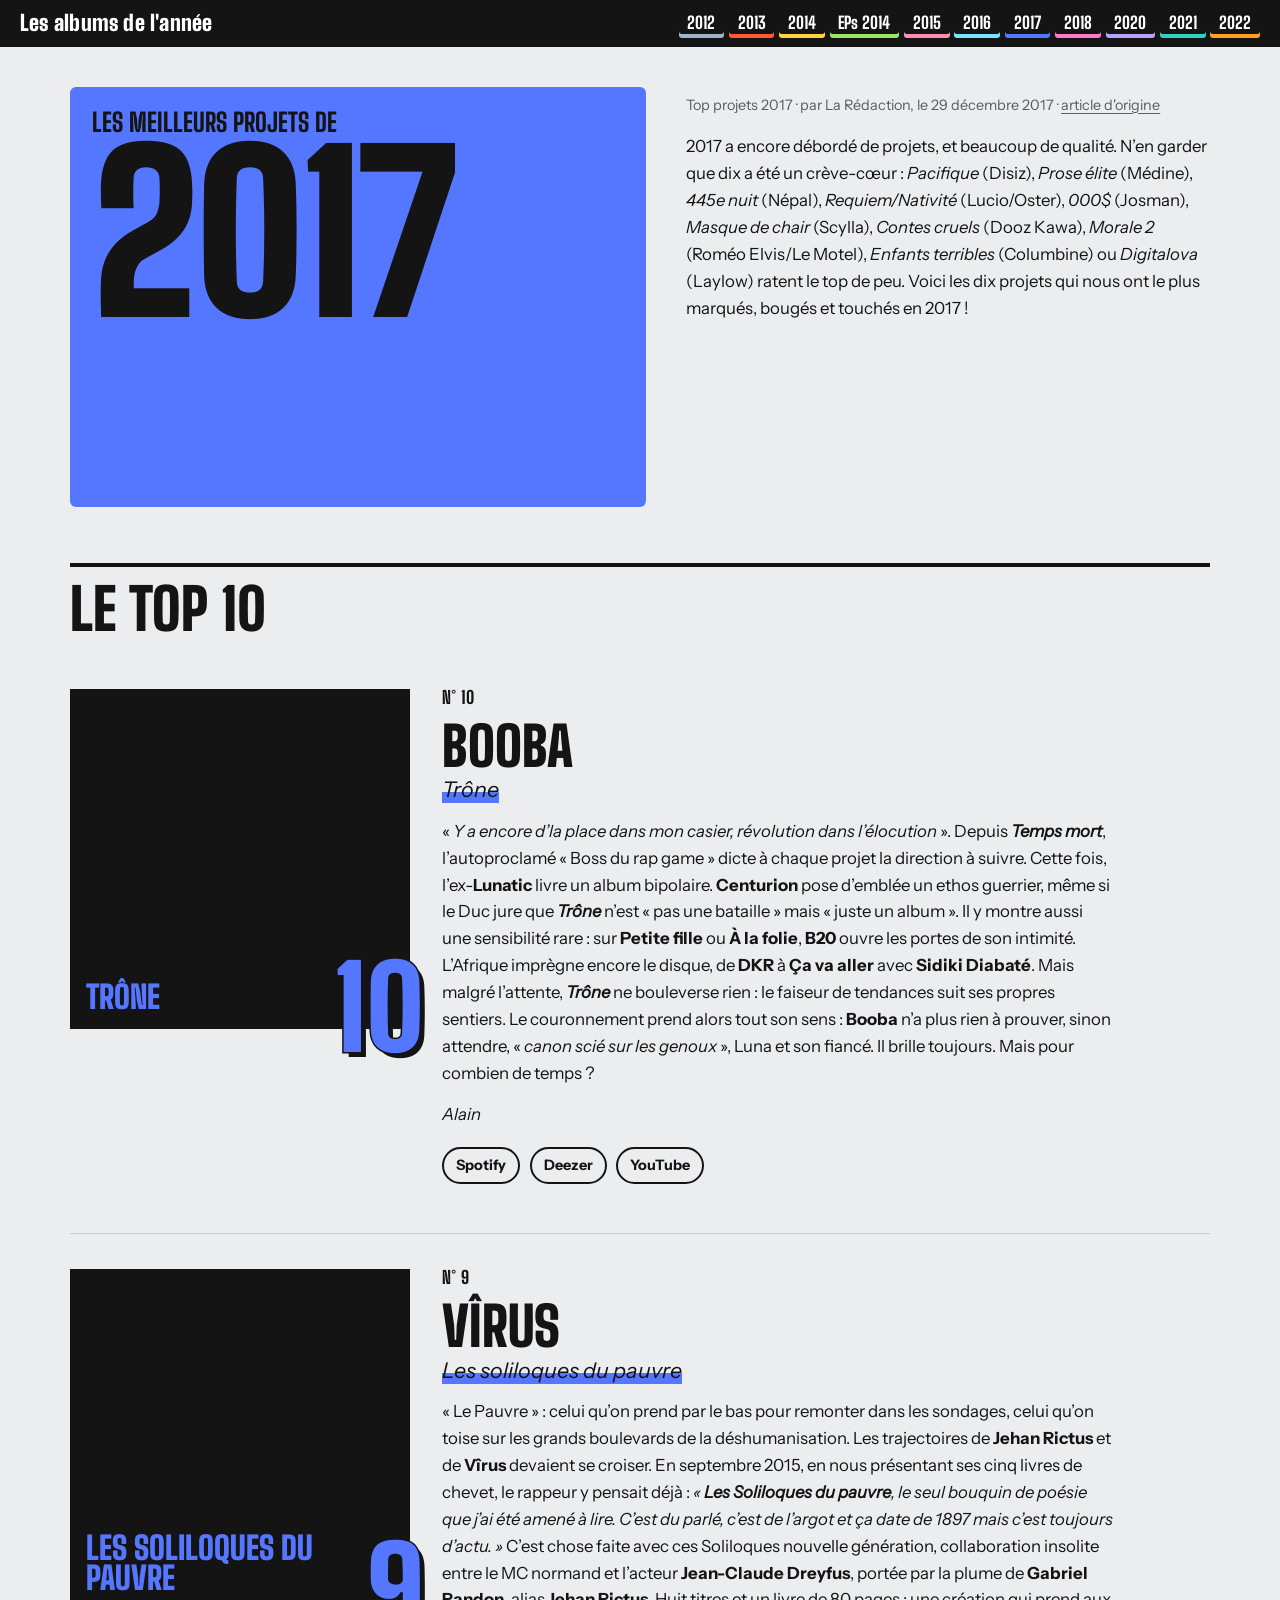
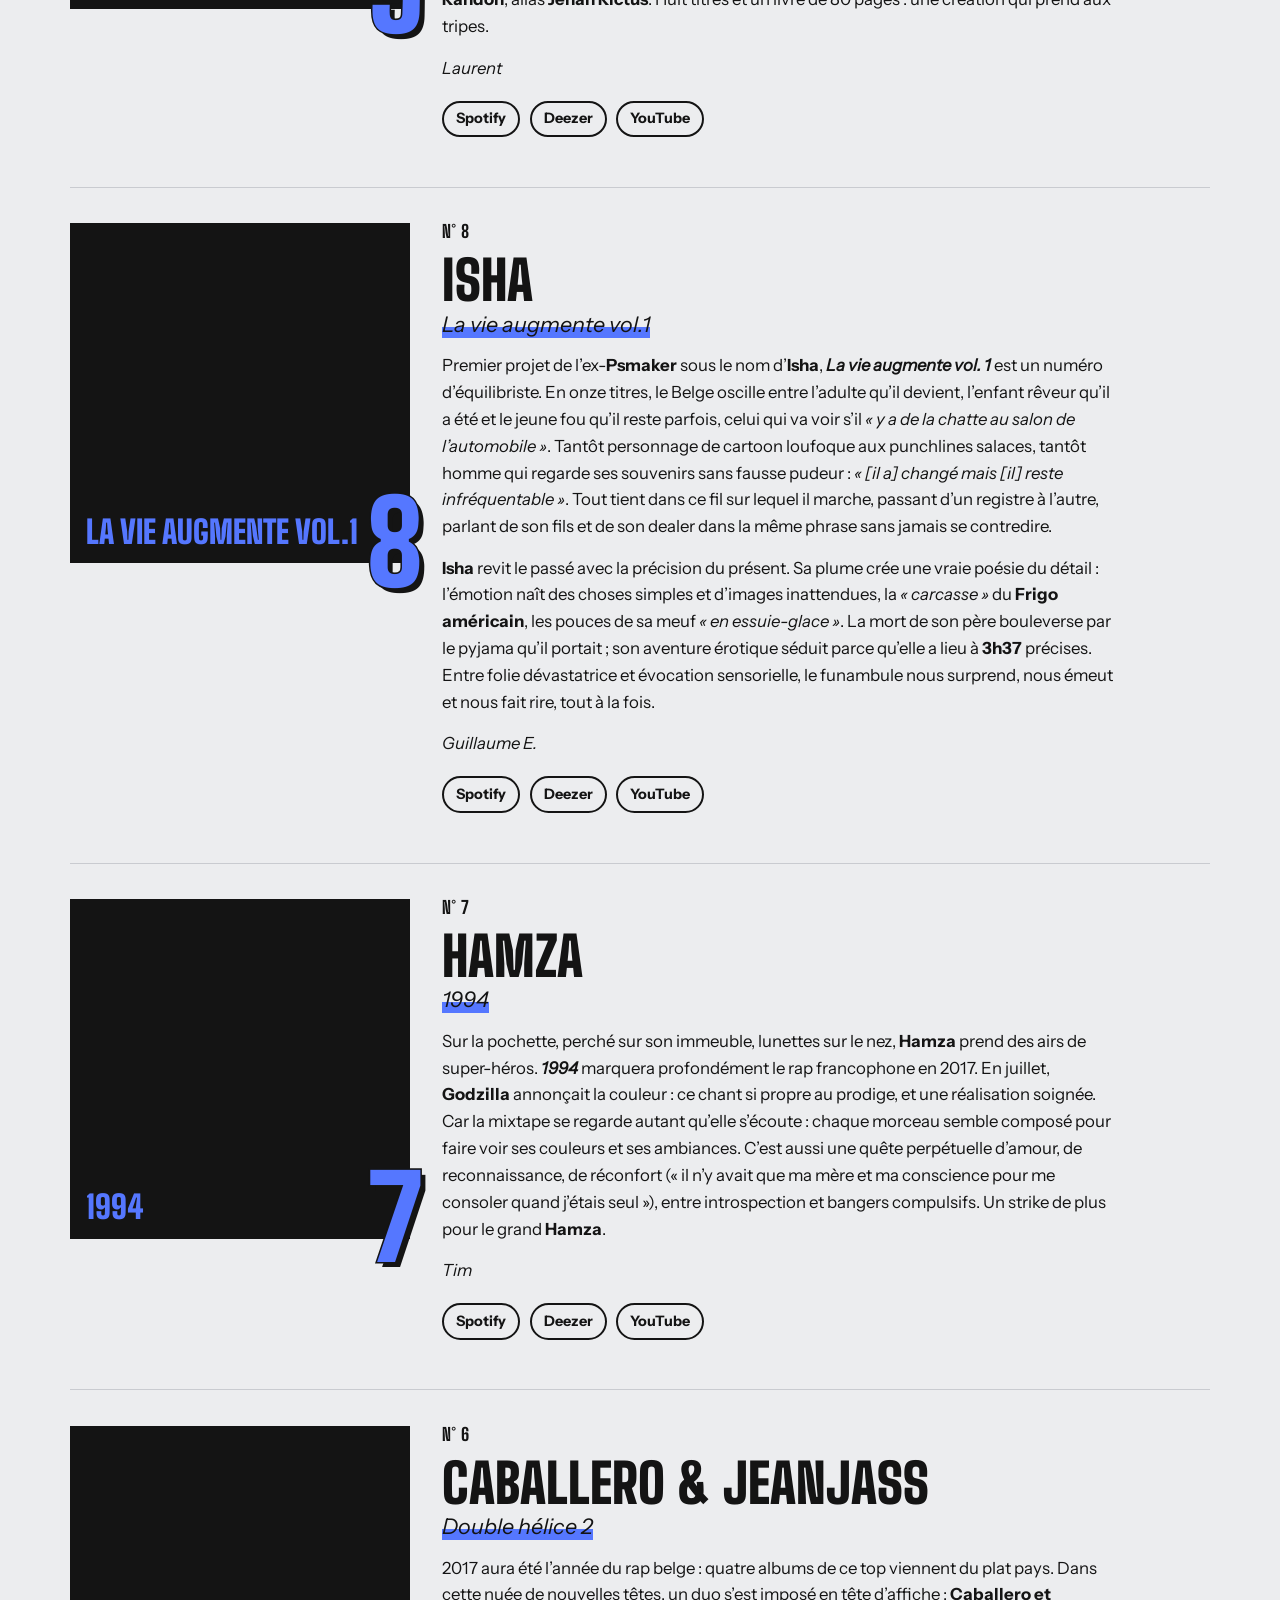
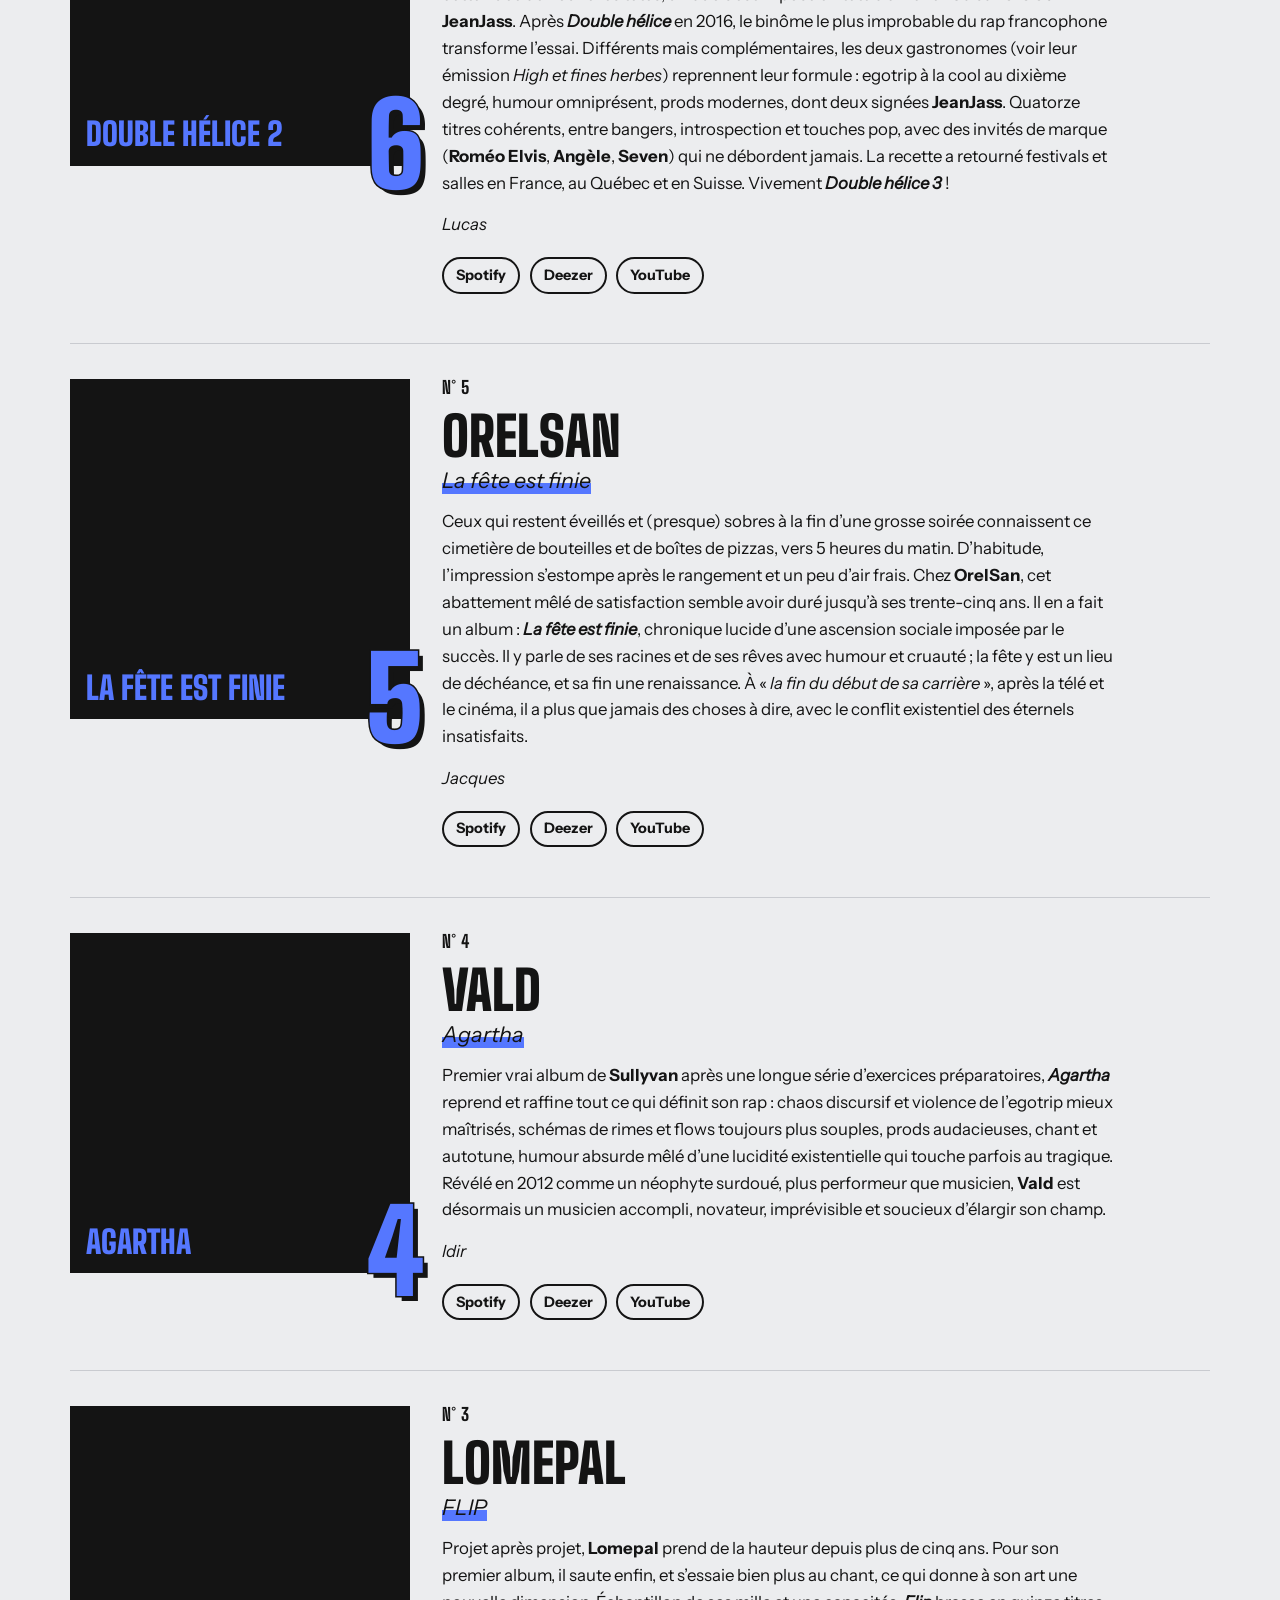
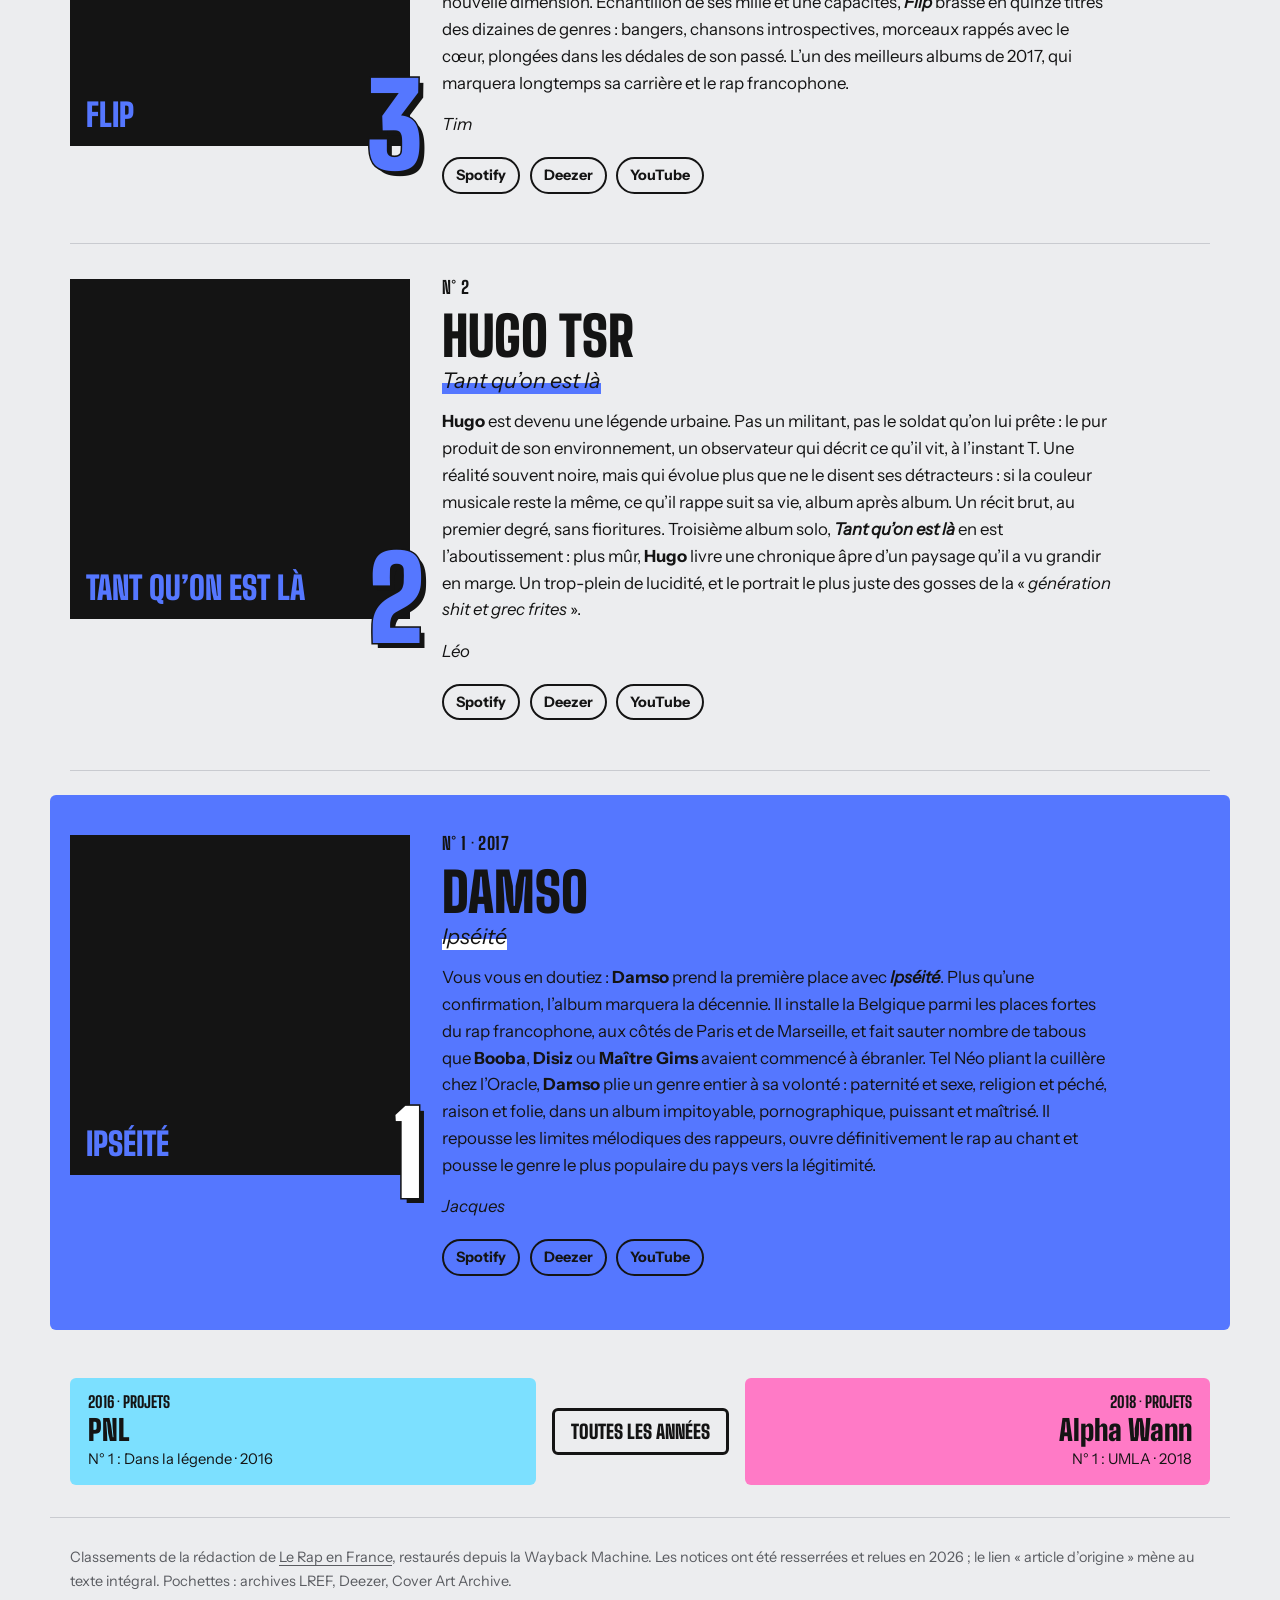
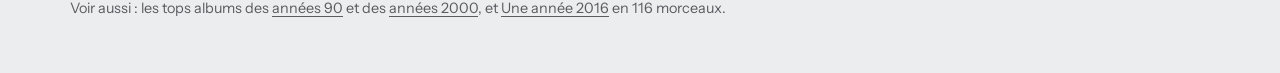
<file: 2017/index.html>
<!doctype html>
<html lang="fr"><head><meta charset="utf-8">
<meta name="viewport" content="width=device-width,initial-scale=1">
<title>Les meilleurs projets de 2017 · LREF</title>
<meta name="description" content="Le classement des meilleurs projets de rap français de 2017 par la rédaction de Le Rap en France.">
<meta name="theme-color" content="#5577FF">
<link rel="stylesheet" href="/style.css?v=5">
<link rel="icon" href="data:image/svg+xml,%3Csvg xmlns='http://www.w3.org/2000/svg' viewBox='0 0 64 64'%3E%3Ccircle cx='32' cy='32' r='30' fill='%23141414'/%3E%3Ccircle cx='32' cy='32' r='9' fill='%235577FF'/%3E%3C/svg%3E">
</head><body class="year" style="--c:#5577FF">
<header class="bar"><a class="home" href="/">Les albums de l'année</a><nav aria-label="Années"><a href="/2012/" style="--c:#9FB4C7">2012</a><a href="/2013/" style="--c:#FF5A36">2013</a><a href="/2014/" style="--c:#FFD23F">2014</a><a href="/2014-ep/" style="--c:#9BE564">EPs 2014</a><a href="/2015/" style="--c:#FF8FB1">2015</a><a href="/2016/" style="--c:#7CE0FF">2016</a><a href="/2017/" style="--c:#5577FF">2017</a><a href="/2018/" style="--c:#FF7AC6">2018</a><a href="/2020/" style="--c:#B9A2FF">2020</a><a href="/2021/" style="--c:#2FD1BF">2021</a><a href="/2022/" style="--c:#FFA024">2022</a></nav></header>
<main>
<section class="yhero">
  <div class="ywrap">
    <p class="kind">Les meilleurs projets de</p>
    <h1>2017</h1>
    <div class="stack" aria-hidden="true"><img src="https://cdn-images.dzcdn.net/images/cover/79ba3cd515942d1dc62f49f859a374fd/500x500-000000-80-0-0.jpg" alt="" onerror="this.remove()"><img src="https://cdn-images.dzcdn.net/images/cover/f3385bd2d457d1936965313d1828e5a9/500x500-000000-80-0-0.jpg" alt="" onerror="this.remove()"><img src="https://cdn-images.dzcdn.net/images/cover/22e619b06df70ddc64a5946c17bd353b/500x500-000000-80-0-0.jpg" alt="" onerror="this.remove()"></div>
  </div>
  <div class="lede">
    <p class="by">Top projets 2017 · par La Rédaction, le 29 décembre 2017 · <a href="https://lref.fr/a/top-projets-2017/">article d'origine</a></p>
    <p>2017 a encore débordé de projets, et beaucoup de qualité. N’en garder que dix a été un crève-cœur : <em>Pacifique</em> (Disiz), <em>Prose élite</em> (Médine), <em>445e nuit</em> (Népal), <em>Requiem/Nativité</em> (Lucio/Oster), <em>000$</em> (Josman), <em>Masque de chair</em> (Scylla), <em>Contes cruels</em> (Dooz Kawa), <em>Morale 2</em> (Roméo Elvis/Le Motel), <em>Enfants terribles</em> (Columbine) ou <em>Digitalova</em> (Laylow) ratent le top de peu. Voici les dix projets qui nous ont le plus marqués, bougés et touchés en 2017 !</p>
    
  </div>
</section>
<h2 class="sec">Le top 10</h2>
<ol class="list">
<li class="al" id="n10">
  <div class="sleeve">
    <span class="ph" aria-hidden="true">Trône</span>
    <img src="https://cdn-images.dzcdn.net/images/cover/c35627fb50640d971702930cf469f594/500x500-000000-80-0-0.jpg" alt="Pochette de Trône, Booba" loading="lazy" onerror="this.remove()">
    <span class="rk" aria-hidden="true">10</span>
  </div>
  <div class="tx">
    <p class="pos">N° 10</p>
    <h2><span class="ar">Booba</span> <span class="ti">Trône</span></h2>
    <p>« <em>Y a encore d’la place dans mon casier, révolution dans l’élocution</em> ». Depuis <strong><em>Temps mort</em></strong>, l’autoproclamé « Boss du rap game » dicte à chaque projet la direction à suivre. Cette fois, l’ex-<strong>Lunatic</strong> livre un album bipolaire. <strong>Centurion</strong> pose d’emblée un ethos guerrier, même si le Duc jure que <strong><em>Trône</em></strong> n’est « pas une bataille » mais « juste un album ». Il y montre aussi une sensibilité rare : sur <strong>Petite fille</strong> ou <strong>À la folie</strong>, <strong>B20</strong> ouvre les portes de son intimité. L’Afrique imprègne encore le disque, de <strong>DKR</strong> à <strong>Ça va aller</strong> avec <strong>Sidiki Diabaté</strong>. Mais malgré l’attente, <strong><em>Trône</em></strong> ne bouleverse rien : le faiseur de tendances suit ses propres sentiers. Le couronnement prend alors tout son sens : <strong>Booba</strong> n’a plus rien à prouver, sinon attendre, « <em>canon scié sur les genoux</em> », Luna et son fiancé. Il brille toujours. Mais pour combien de temps ?</p><p><em>Alain</em></p>
    <p class="ls"><a href="https://open.spotify.com/search/Booba%20Tr%C3%B4ne">Spotify</a>
    <a href="https://www.deezer.com/search/Booba%20Tr%C3%B4ne/album">Deezer</a>
    <a href="https://www.youtube.com/results?search_query=Booba+Tr%C3%B4ne">YouTube</a></p>
  </div>
</li><li class="al" id="n9">
  <div class="sleeve">
    <span class="ph" aria-hidden="true">Les soliloques du pauvre</span>
    <img src="https://cdn-images.dzcdn.net/images/cover/1f7648ccf405edd02b5f26c17cebeed0/500x500-000000-80-0-0.jpg" alt="Pochette de Les soliloques du pauvre, Vîrus" loading="lazy" onerror="this.remove()">
    <span class="rk" aria-hidden="true">9</span>
  </div>
  <div class="tx">
    <p class="pos">N° 9</p>
    <h2><span class="ar">Vîrus</span> <span class="ti">Les soliloques du pauvre</span></h2>
    <p>« Le Pauvre » : celui qu’on prend par le bas pour remonter dans les sondages, celui qu’on toise sur les grands boulevards de la déshumanisation. Les trajectoires de <strong>Jehan Rictus</strong> et de <strong>Vîrus</strong> devaient se croiser. En septembre 2015, en nous présentant ses cinq livres de chevet, le rappeur y pensait déjà : <em>« <strong>Les Soliloques du pauvre</strong>, le seul bouquin de poésie que j’ai été amené à lire. C’est du parlé, c’est de l’argot et ça date de 1897 mais c’est toujours d’actu. »</em> C’est chose faite avec ces Soliloques nouvelle génération, collaboration insolite entre le MC normand et l’acteur <strong>Jean-Claude Dreyfus</strong>, portée par la plume de <strong>Gabriel Randon</strong>, alias <strong>Jehan Rictus</strong>. Huit titres et un livre de 80 pages : une création qui prend aux tripes.</p><p><em>Laurent</em></p>
    <p class="ls"><a href="https://open.spotify.com/search/V%C3%AErus%20Les%20soliloques%20du%20pauvre">Spotify</a>
    <a href="https://www.deezer.com/search/V%C3%AErus%20Les%20soliloques%20du%20pauvre/album">Deezer</a>
    <a href="https://www.youtube.com/results?search_query=V%C3%AErus+Les+soliloques+du+pauvre">YouTube</a></p>
  </div>
</li><li class="al" id="n8">
  <div class="sleeve">
    <span class="ph" aria-hidden="true">La vie augmente vol.1</span>
    <img src="https://cdn-images.dzcdn.net/images/cover/77057d6e4873b247edc6cf3d9b9809a7/500x500-000000-80-0-0.jpg" alt="Pochette de La vie augmente vol.1, Isha" loading="lazy" onerror="this.remove()">
    <span class="rk" aria-hidden="true">8</span>
  </div>
  <div class="tx">
    <p class="pos">N° 8</p>
    <h2><span class="ar">Isha</span> <span class="ti">La vie augmente vol.1</span></h2>
    <p>Premier projet de l’ex-<strong>Psmaker</strong> sous le nom d’<strong>Isha</strong>, <strong><em>La vie augmente vol. 1</em></strong> est un numéro d’équilibriste. En onze titres, le Belge oscille entre l’adulte qu’il devient, l’enfant rêveur qu’il a été et le jeune fou qu’il reste parfois, celui qui va voir s’il <em>« y a de la chatte au salon de l’automobile »</em>. Tantôt personnage de cartoon loufoque aux punchlines salaces, tantôt homme qui regarde ses souvenirs sans fausse pudeur : <em>« [il a] changé mais [il] reste infréquentable »</em>. Tout tient dans ce fil sur lequel il marche, passant d’un registre à l’autre, parlant de son fils et de son dealer dans la même phrase sans jamais se contredire.</p><p><strong>Isha</strong> revit le passé avec la précision du présent. Sa plume crée une vraie poésie du détail : l’émotion naît des choses simples et d’images inattendues, la <em>« carcasse »</em> du <strong>Frigo américain</strong>, les pouces de sa meuf <em>« en essuie-glace »</em>. La mort de son père bouleverse par le pyjama qu’il portait ; son aventure érotique séduit parce qu’elle a lieu à <strong>3h37</strong> précises. Entre folie dévastatrice et évocation sensorielle, le funambule nous surprend, nous émeut et nous fait rire, tout à la fois.</p><p><em>Guillaume E.</em></p>
    <p class="ls"><a href="https://open.spotify.com/search/Isha%20La%20vie%20augmente%20vol.1">Spotify</a>
    <a href="https://www.deezer.com/search/Isha%20La%20vie%20augmente%20vol.1/album">Deezer</a>
    <a href="https://www.youtube.com/results?search_query=Isha+La+vie+augmente+vol.1">YouTube</a></p>
  </div>
</li><li class="al" id="n7">
  <div class="sleeve">
    <span class="ph" aria-hidden="true">1994</span>
    <img src="https://cdn-images.dzcdn.net/images/cover/d2cba0d91b2c02b7bd364186c4e64cf0/500x500-000000-80-0-0.jpg" alt="Pochette de 1994, Hamza" loading="lazy" onerror="this.remove()">
    <span class="rk" aria-hidden="true">7</span>
  </div>
  <div class="tx">
    <p class="pos">N° 7</p>
    <h2><span class="ar">Hamza</span> <span class="ti">1994</span></h2>
    <p>Sur la pochette, perché sur son immeuble, lunettes sur le nez, <strong>Hamza</strong> prend des airs de super-héros. <em><strong>1994</strong></em> marquera profondément le rap francophone en 2017. En juillet, <strong>Godzilla</strong> annonçait la couleur : ce chant si propre au prodige, et une réalisation soignée. Car la mixtape se regarde autant qu’elle s’écoute : chaque morceau semble composé pour faire voir ses couleurs et ses ambiances. C’est aussi une quête perpétuelle d’amour, de reconnaissance, de réconfort (« il n’y avait que ma mère et ma conscience pour me consoler quand j’étais seul »), entre introspection et bangers compulsifs. Un strike de plus pour le grand <strong>Hamza</strong>.</p><p><em>Tim</em></p>
    <p class="ls"><a href="https://open.spotify.com/search/Hamza%201994">Spotify</a>
    <a href="https://www.deezer.com/search/Hamza%201994/album">Deezer</a>
    <a href="https://www.youtube.com/results?search_query=Hamza+1994">YouTube</a></p>
  </div>
</li><li class="al" id="n6">
  <div class="sleeve">
    <span class="ph" aria-hidden="true">Double hélice 2</span>
    <img src="https://cdn-images.dzcdn.net/images/cover/aa0f2a3f522ea12e55b2c277abc787a1/500x500-000000-80-0-0.jpg" alt="Pochette de Double hélice 2, Caballero &amp; JeanJass" loading="lazy" onerror="this.remove()">
    <span class="rk" aria-hidden="true">6</span>
  </div>
  <div class="tx">
    <p class="pos">N° 6</p>
    <h2><span class="ar">Caballero &amp; JeanJass</span> <span class="ti">Double hélice 2</span></h2>
    <p>2017 aura été l’année du rap belge : quatre albums de ce top viennent du plat pays. Dans cette nuée de nouvelles têtes, un duo s’est imposé en tête d’affiche : <strong>Caballero et JeanJass</strong>. Après <strong><em>Double hélice</em></strong> en 2016, le binôme le plus improbable du rap francophone transforme l’essai. Différents mais complémentaires, les deux gastronomes (voir leur émission <em>High et fines herbes</em>) reprennent leur formule : egotrip à la cool au dixième degré, humour omniprésent, prods modernes, dont deux signées <strong>JeanJass</strong>. Quatorze titres cohérents, entre bangers, introspection et touches pop, avec des invités de marque (<strong>Roméo Elvis</strong>, <strong>Angèle</strong>, <strong>Seven</strong>) qui ne débordent jamais. La recette a retourné festivals et salles en France, au Québec et en Suisse. Vivement <em><strong>Double hélice 3</strong></em> !</p><p><em>Lucas</em></p>
    <p class="ls"><a href="https://open.spotify.com/search/Caballero%20%26%20JeanJass%20Double%20h%C3%A9lice%202">Spotify</a>
    <a href="https://www.deezer.com/search/Caballero%20%26%20JeanJass%20Double%20h%C3%A9lice%202/album">Deezer</a>
    <a href="https://www.youtube.com/results?search_query=Caballero+%26+JeanJass+Double+h%C3%A9lice+2">YouTube</a></p>
  </div>
</li><li class="al" id="n5">
  <div class="sleeve">
    <span class="ph" aria-hidden="true">La fête est finie</span>
    <img src="https://cdn-images.dzcdn.net/images/cover/a73297e3ab7ccacfba29d7b958a28fe6/500x500-000000-80-0-0.jpg" alt="Pochette de La fête est finie, OrelSan" loading="lazy" onerror="this.remove()">
    <span class="rk" aria-hidden="true">5</span>
  </div>
  <div class="tx">
    <p class="pos">N° 5</p>
    <h2><span class="ar">OrelSan</span> <span class="ti">La fête est finie</span></h2>
    <p>Ceux qui restent éveillés et (presque) sobres à la fin d’une grosse soirée connaissent ce cimetière de bouteilles et de boîtes de pizzas, vers 5 heures du matin. D’habitude, l’impression s’estompe après le rangement et un peu d’air frais. Chez <strong>OrelSan</strong>, cet abattement mêlé de satisfaction semble avoir duré jusqu’à ses trente-cinq ans. Il en a fait un album : <em><strong>La fête est finie</strong></em>, chronique lucide d’une ascension sociale imposée par le succès. Il y parle de ses racines et de ses rêves avec humour et cruauté ; la fête y est un lieu de déchéance, et sa fin une renaissance. À « <em>la fin du début de sa carrière</em> », après la télé et le cinéma, il a plus que jamais des choses à dire, avec le conflit existentiel des éternels insatisfaits.</p><p><em>Jacques</em></p>
    <p class="ls"><a href="https://open.spotify.com/search/OrelSan%20La%20f%C3%AAte%20est%20finie">Spotify</a>
    <a href="https://www.deezer.com/search/OrelSan%20La%20f%C3%AAte%20est%20finie/album">Deezer</a>
    <a href="https://www.youtube.com/results?search_query=OrelSan+La+f%C3%AAte+est+finie">YouTube</a></p>
  </div>
</li><li class="al" id="n4">
  <div class="sleeve">
    <span class="ph" aria-hidden="true">Agartha</span>
    <img src="https://coverartarchive.org/release-group/95939f17-344f-4377-a978-e0218063caa5/front-500" alt="Pochette de Agartha, Vald" loading="lazy" onerror="this.remove()">
    <span class="rk" aria-hidden="true">4</span>
  </div>
  <div class="tx">
    <p class="pos">N° 4</p>
    <h2><span class="ar">Vald</span> <span class="ti">Agartha</span></h2>
    <p>Premier vrai album de <strong>Sullyvan</strong> après une longue série d’exercices préparatoires, <strong><em>Agartha</em></strong> reprend et raffine tout ce qui définit son rap : chaos discursif et violence de l’egotrip mieux maîtrisés, schémas de rimes et flows toujours plus souples, prods audacieuses, chant et autotune, humour absurde mêlé d’une lucidité existentielle qui touche parfois au tragique. Révélé en 2012 comme un néophyte surdoué, plus performeur que musicien, <strong>Vald</strong> est désormais un musicien accompli, novateur, imprévisible et soucieux d’élargir son champ.</p><p><em>Idir</em></p>
    <p class="ls"><a href="https://open.spotify.com/search/Vald%20Agartha">Spotify</a>
    <a href="https://www.deezer.com/search/Vald%20Agartha/album">Deezer</a>
    <a href="https://www.youtube.com/results?search_query=Vald+Agartha">YouTube</a></p>
  </div>
</li><li class="al" id="n3">
  <div class="sleeve">
    <span class="ph" aria-hidden="true">FLIP</span>
    <img src="https://cdn-images.dzcdn.net/images/cover/22e619b06df70ddc64a5946c17bd353b/500x500-000000-80-0-0.jpg" alt="Pochette de FLIP, Lomepal" loading="lazy" onerror="this.remove()">
    <span class="rk" aria-hidden="true">3</span>
  </div>
  <div class="tx">
    <p class="pos">N° 3</p>
    <h2><span class="ar">Lomepal</span> <span class="ti">FLIP</span></h2>
    <p>Projet après projet, <strong>Lomepal</strong> prend de la hauteur depuis plus de cinq ans. Pour son premier album, il saute enfin, et s’essaie bien plus au chant, ce qui donne à son art une nouvelle dimension. Échantillon de ses mille et une capacités, <em><strong>Flip</strong></em> brasse en quinze titres des dizaines de genres : bangers, chansons introspectives, morceaux rappés avec le cœur, plongées dans les dédales de son passé. L’un des meilleurs albums de 2017, qui marquera longtemps sa carrière et le rap francophone.</p><p><em>Tim</em></p>
    <p class="ls"><a href="https://open.spotify.com/search/Lomepal%20FLIP">Spotify</a>
    <a href="https://www.deezer.com/search/Lomepal%20FLIP/album">Deezer</a>
    <a href="https://www.youtube.com/results?search_query=Lomepal+FLIP">YouTube</a></p>
  </div>
</li><li class="al" id="n2">
  <div class="sleeve">
    <span class="ph" aria-hidden="true">Tant qu’on est là</span>
    <img src="https://cdn-images.dzcdn.net/images/cover/f3385bd2d457d1936965313d1828e5a9/500x500-000000-80-0-0.jpg" alt="Pochette de Tant qu’on est là, Hugo TSR" loading="lazy" onerror="this.remove()">
    <span class="rk" aria-hidden="true">2</span>
  </div>
  <div class="tx">
    <p class="pos">N° 2</p>
    <h2><span class="ar">Hugo TSR</span> <span class="ti">Tant qu’on est là</span></h2>
    <p><strong>Hugo</strong> est devenu une légende urbaine. Pas un militant, pas le soldat qu’on lui prête : le pur produit de son environnement, un observateur qui décrit ce qu’il vit, à l’instant T. Une réalité souvent noire, mais qui évolue plus que ne le disent ses détracteurs : si la couleur musicale reste la même, ce qu’il rappe suit sa vie, album après album. Un récit brut, au premier degré, sans fioritures. Troisième album solo, <em><strong>Tant qu’on est là</strong></em> en est l’aboutissement : plus mûr, <strong>Hugo</strong> livre une chronique âpre d’un paysage qu’il a vu grandir en marge. Un trop-plein de lucidité, et le portrait le plus juste des gosses de la « <em>génération shit et grec frites</em> ».</p><p><em>Léo</em></p>
    <p class="ls"><a href="https://open.spotify.com/search/Hugo%20TSR%20Tant%20qu%E2%80%99on%20est%20l%C3%A0">Spotify</a>
    <a href="https://www.deezer.com/search/Hugo%20TSR%20Tant%20qu%E2%80%99on%20est%20l%C3%A0/album">Deezer</a>
    <a href="https://www.youtube.com/results?search_query=Hugo+TSR+Tant+qu%E2%80%99on+est+l%C3%A0">YouTube</a></p>
  </div>
</li><li class="al one" id="n1">
  <div class="sleeve">
    <span class="ph" aria-hidden="true">Ipséité</span>
    <img src="https://cdn-images.dzcdn.net/images/cover/79ba3cd515942d1dc62f49f859a374fd/500x500-000000-80-0-0.jpg" alt="Pochette de Ipséité, Damso" loading="lazy" onerror="this.remove()">
    <span class="rk" aria-hidden="true">1</span>
  </div>
  <div class="tx">
    <p class="pos">N° 1 · 2017</p>
    <h2><span class="ar">Damso</span> <span class="ti">Ipséité</span></h2>
    <p>Vous vous en doutiez : <strong>Damso</strong> prend la première place avec <em><strong>Ipséité</strong></em>. Plus qu’une confirmation, l’album marquera la décennie. Il installe la Belgique parmi les places fortes du rap francophone, aux côtés de Paris et de Marseille, et fait sauter nombre de tabous que <strong>Booba</strong>, <strong>Disiz</strong> ou <strong>Maître Gims</strong> avaient commencé à ébranler. Tel Néo pliant la cuillère chez l’Oracle, <strong>Damso</strong> plie un genre entier à sa volonté : paternité et sexe, religion et péché, raison et folie, dans un album impitoyable, pornographique, puissant et maîtrisé. Il repousse les limites mélodiques des rappeurs, ouvre définitivement le rap au chant et pousse le genre le plus populaire du pays vers la légitimité.</p><p><em>Jacques</em></p>
    <p class="ls"><a href="https://open.spotify.com/search/Damso%20Ips%C3%A9it%C3%A9">Spotify</a>
    <a href="https://www.deezer.com/search/Damso%20Ips%C3%A9it%C3%A9/album">Deezer</a>
    <a href="https://www.youtube.com/results?search_query=Damso+Ips%C3%A9it%C3%A9">YouTube</a></p>
  </div>
</li>
</ol>
<nav class="pager" aria-label="Autres années"><a class="prev" href="/2016/" style="--c:#7CE0FF"><small>2016 · projets</small><b>PNL</b><em>N° 1 : Dans la légende · 2016</em></a><a class="all" href="/">Toutes les années</a><a class="next" href="/2018/" style="--c:#FF7AC6"><small>2018 · projets</small><b>Alpha Wann</b><em>N° 1 : UMLA · 2018</em></a></nav>
</main>
<footer class="foot"><p>Classements de la rédaction de <a href="https://lref.fr/">Le Rap en France</a>, restaurés depuis la Wayback Machine. Les notices ont été resserrées et relues en 2026 ; le lien « article d’origine » mène au texte intégral. Pochettes : archives LREF, Deezer, Cover Art Archive.</p><p>Voir aussi : les tops albums des <a href="https://90.lref.fr/">années 90</a> et des <a href="https://2000.lref.fr/">années 2000</a>, et <a href="https://2016.lref.fr/">Une année 2016</a> en 116 morceaux.</p></footer>
</body></html>
</file>
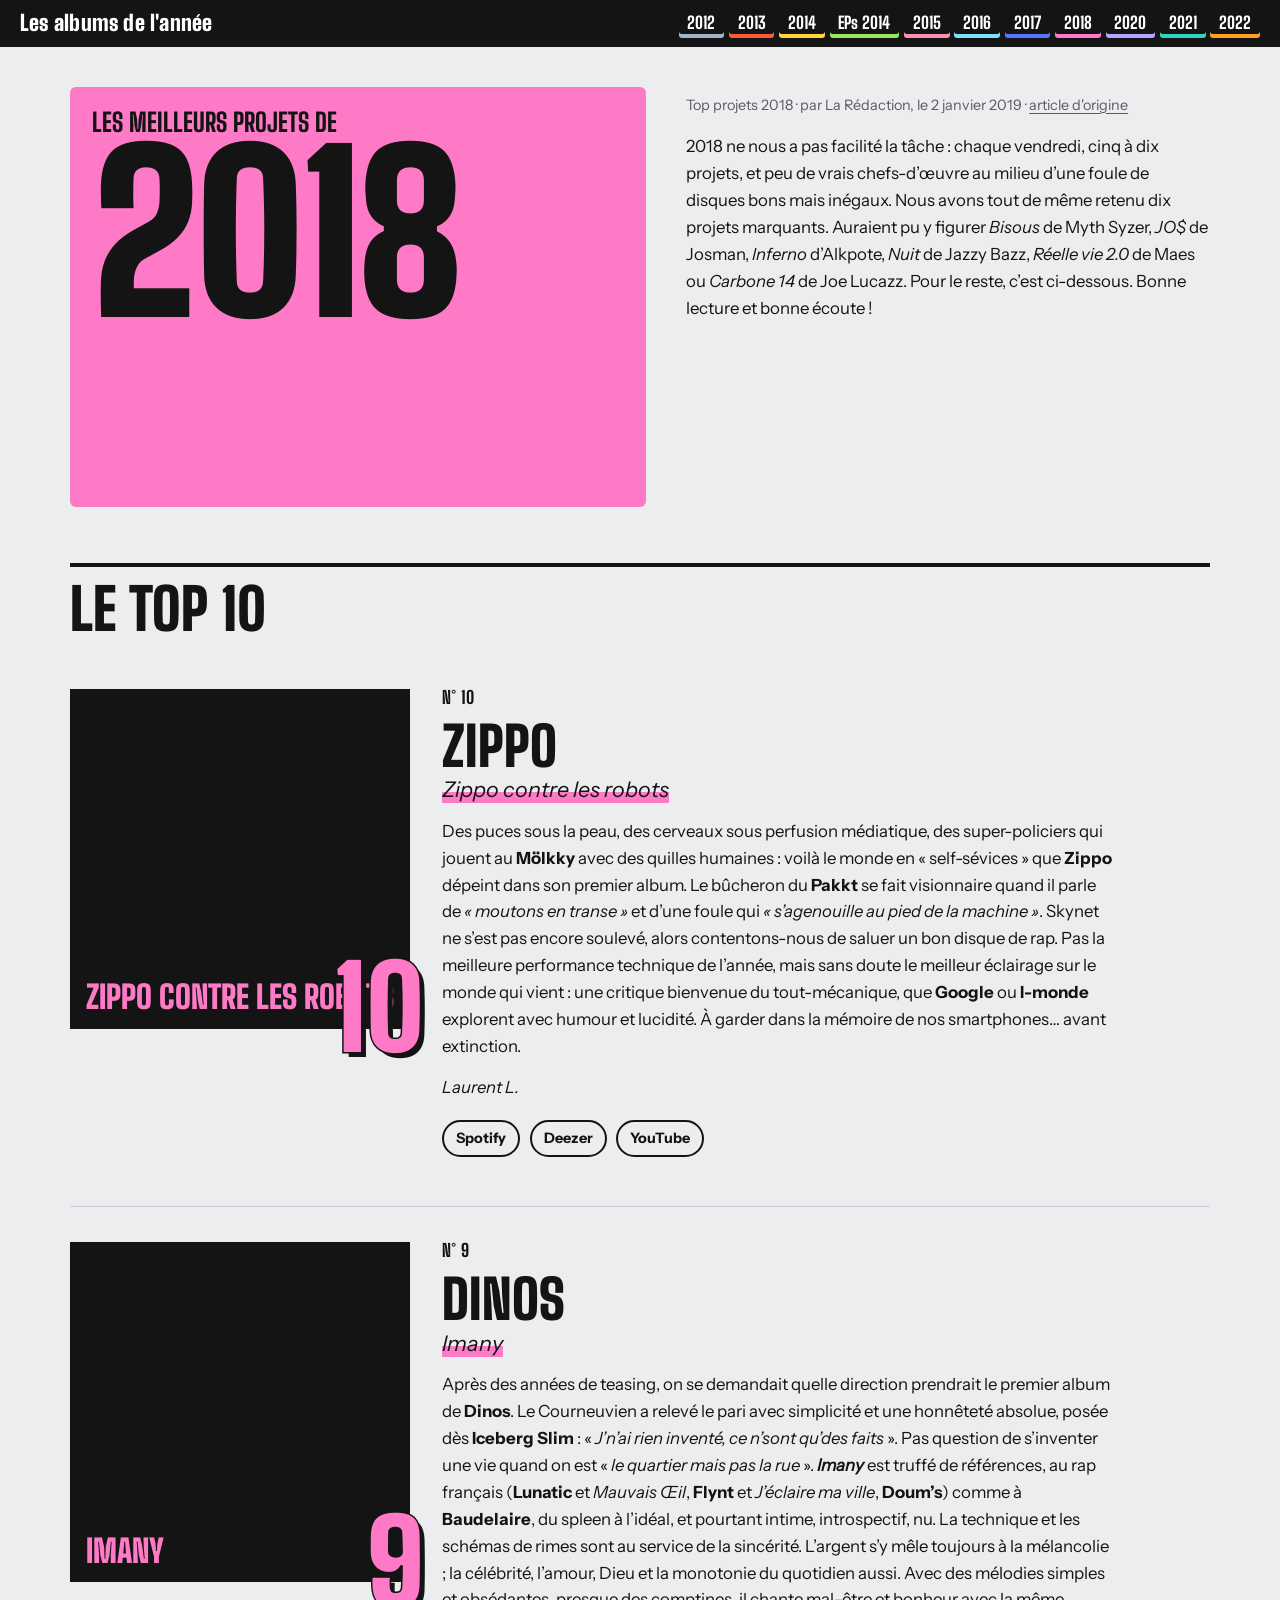
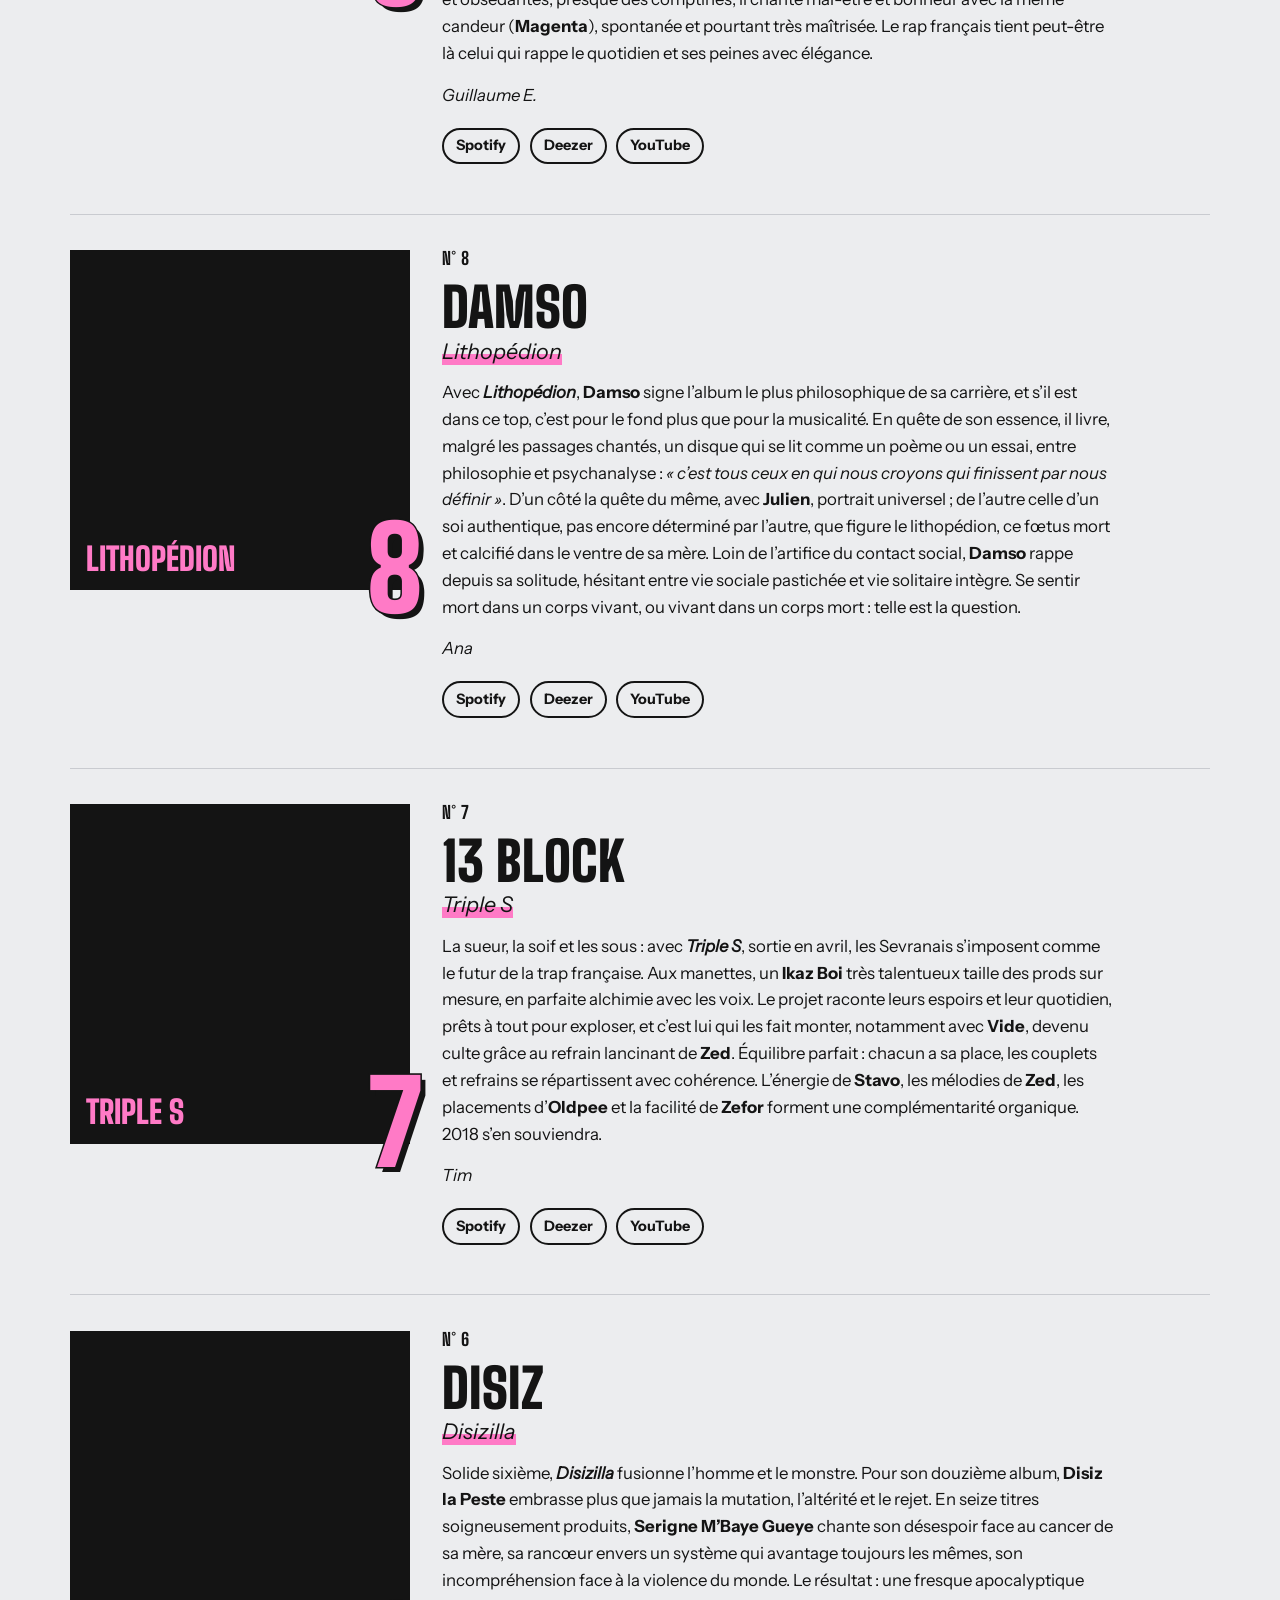
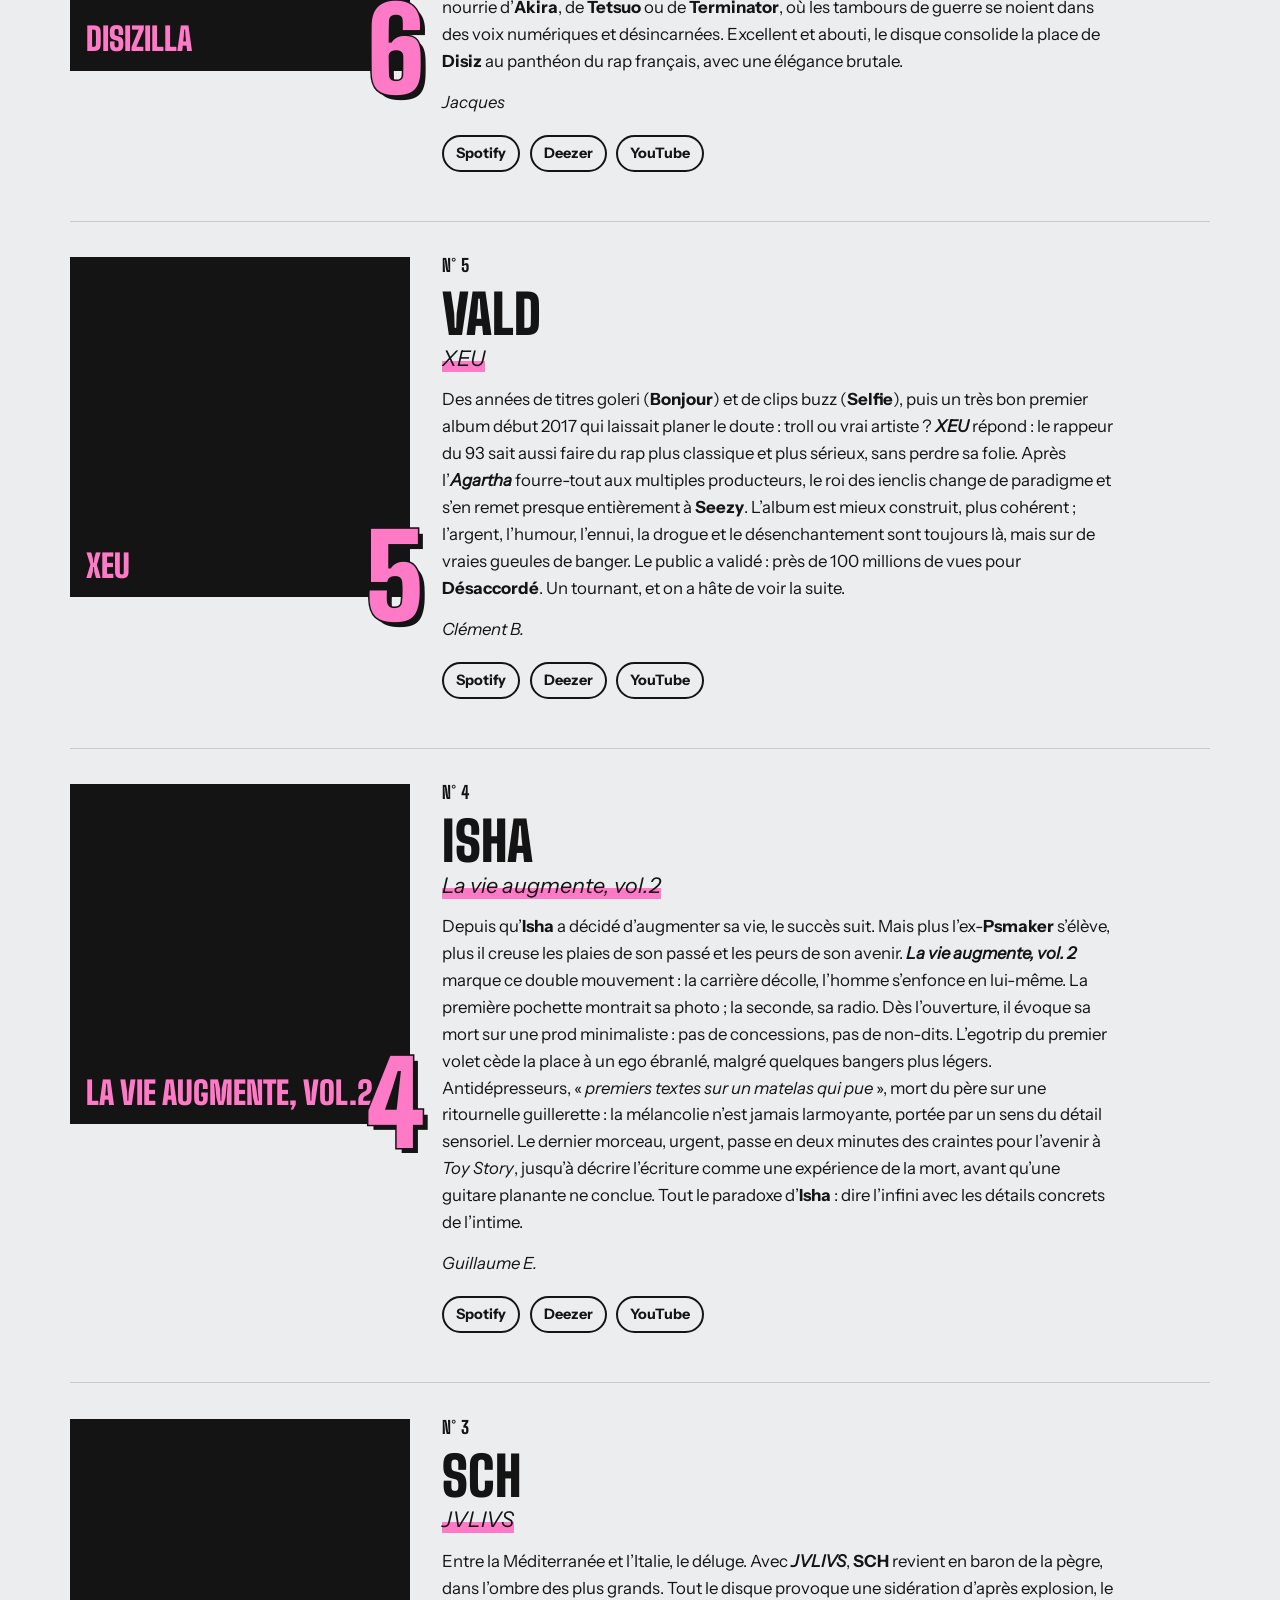
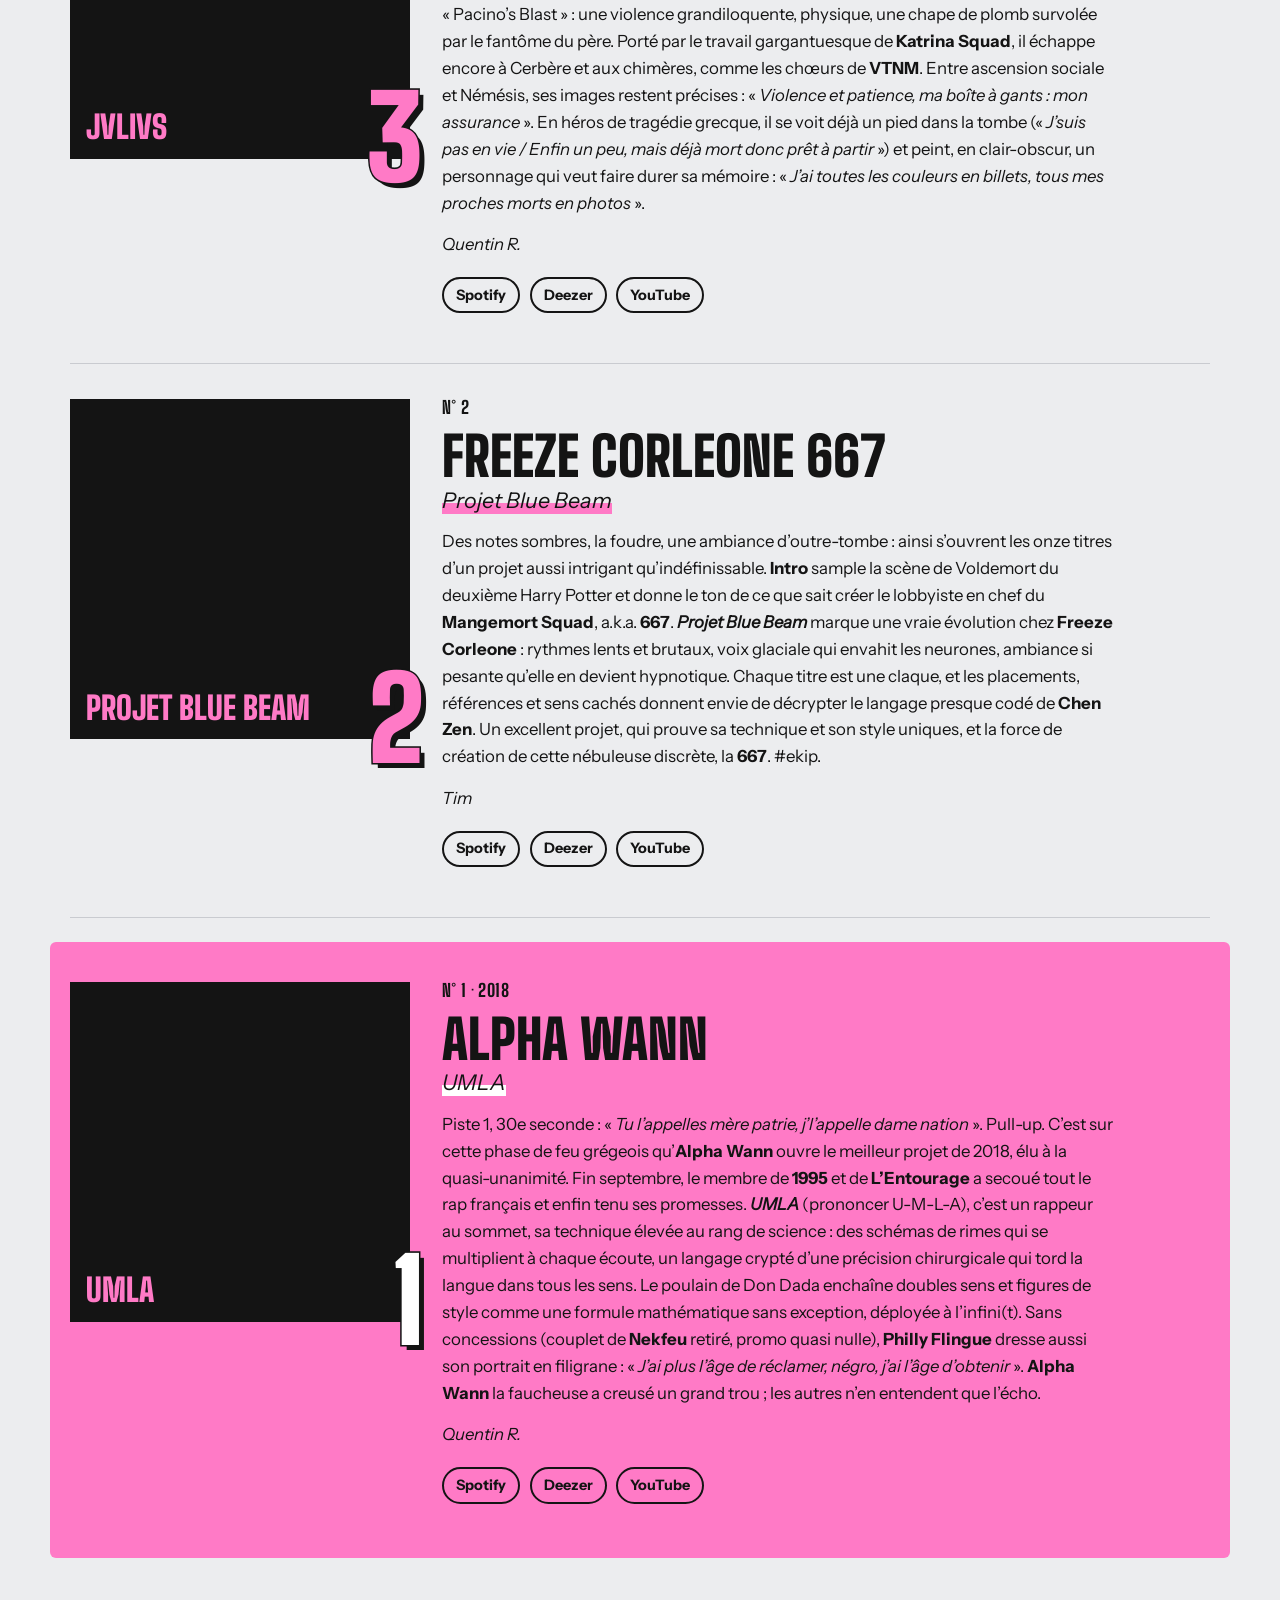
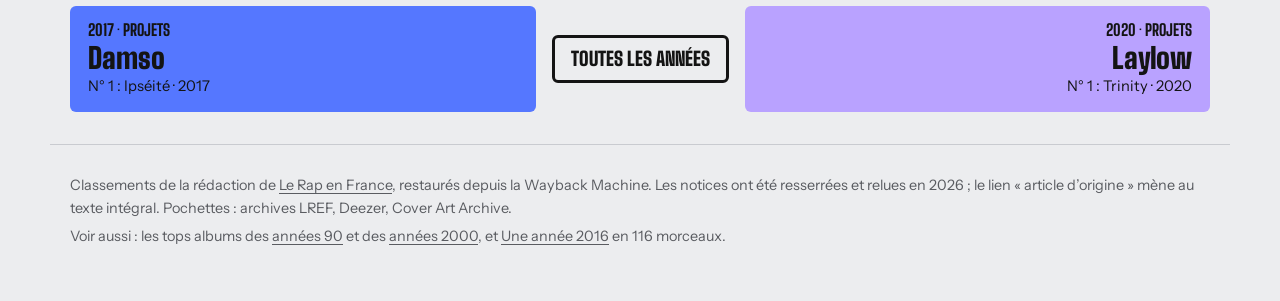
<file: 2018/index.html>
<!doctype html>
<html lang="fr"><head><meta charset="utf-8">
<meta name="viewport" content="width=device-width,initial-scale=1">
<title>Les meilleurs projets de 2018 · LREF</title>
<meta name="description" content="Le classement des meilleurs projets de rap français de 2018 par la rédaction de Le Rap en France.">
<meta name="theme-color" content="#FF7AC6">
<link rel="stylesheet" href="/style.css?v=5">
<link rel="icon" href="data:image/svg+xml,%3Csvg xmlns='http://www.w3.org/2000/svg' viewBox='0 0 64 64'%3E%3Ccircle cx='32' cy='32' r='30' fill='%23141414'/%3E%3Ccircle cx='32' cy='32' r='9' fill='%23FF7AC6'/%3E%3C/svg%3E">
</head><body class="year" style="--c:#FF7AC6">
<header class="bar"><a class="home" href="/">Les albums de l'année</a><nav aria-label="Années"><a href="/2012/" style="--c:#9FB4C7">2012</a><a href="/2013/" style="--c:#FF5A36">2013</a><a href="/2014/" style="--c:#FFD23F">2014</a><a href="/2014-ep/" style="--c:#9BE564">EPs 2014</a><a href="/2015/" style="--c:#FF8FB1">2015</a><a href="/2016/" style="--c:#7CE0FF">2016</a><a href="/2017/" style="--c:#5577FF">2017</a><a href="/2018/" style="--c:#FF7AC6">2018</a><a href="/2020/" style="--c:#B9A2FF">2020</a><a href="/2021/" style="--c:#2FD1BF">2021</a><a href="/2022/" style="--c:#FFA024">2022</a></nav></header>
<main>
<section class="yhero">
  <div class="ywrap">
    <p class="kind">Les meilleurs projets de</p>
    <h1>2018</h1>
    <div class="stack" aria-hidden="true"><img src="https://cdn-images.dzcdn.net/images/cover/a7bac94fea24e918b383eee57fa97caa/500x500-000000-80-0-0.jpg" alt="" onerror="this.remove()"><img src="https://cdn-images.dzcdn.net/images/cover/cddd8dd5d90a6087f06f25c60599d916/500x500-000000-80-0-0.jpg" alt="" onerror="this.remove()"><img src="https://cdn-images.dzcdn.net/images/cover/18ae33fae9a42188c315da68815ae836/500x500-000000-80-0-0.jpg" alt="" onerror="this.remove()"></div>
  </div>
  <div class="lede">
    <p class="by">Top projets 2018 · par La Rédaction, le 2 janvier 2019 · <a href="https://lref.fr/a/top-projets-2018/">article d'origine</a></p>
    <p>2018 ne nous a pas facilité la tâche : chaque vendredi, cinq à dix projets, et peu de vrais chefs-d’œuvre au milieu d’une foule de disques bons mais inégaux. Nous avons tout de même retenu dix projets marquants. Auraient pu y figurer <em>Bisous</em> de Myth Syzer, <em>JO$</em> de Josman, <em>Inferno</em> d’Alkpote, <em>Nuit</em> de Jazzy Bazz, <em>Réelle vie 2.0</em> de Maes ou <em>Carbone 14</em> de Joe Lucazz. Pour le reste, c’est ci-dessous. Bonne lecture et bonne écoute !</p>
    
  </div>
</section>
<h2 class="sec">Le top 10</h2>
<ol class="list">
<li class="al" id="n10">
  <div class="sleeve">
    <span class="ph" aria-hidden="true">Zippo contre les robots</span>
    <img src="https://cdn-images.dzcdn.net/images/cover/6a380a467d3440228356def23ebdceab/500x500-000000-80-0-0.jpg" alt="Pochette de Zippo contre les robots, Zippo" loading="lazy" onerror="this.remove()">
    <span class="rk" aria-hidden="true">10</span>
  </div>
  <div class="tx">
    <p class="pos">N° 10</p>
    <h2><span class="ar">Zippo</span> <span class="ti">Zippo contre les robots</span></h2>
    <p>Des puces sous la peau, des cerveaux sous perfusion médiatique, des super-policiers qui jouent au <strong>Mölkky</strong> avec des quilles humaines : voilà le monde en « self-sévices » que <strong>Zippo</strong> dépeint dans son premier album. Le bûcheron du <strong>Pakkt</strong> se fait visionnaire quand il parle de <em>« moutons en transe »</em> et d’une foule qui <em>« s’agenouille au pied de la machine »</em>. Skynet ne s’est pas encore soulevé, alors contentons-nous de saluer un bon disque de rap. Pas la meilleure performance technique de l’année, mais sans doute le meilleur éclairage sur le monde qui vient : une critique bienvenue du tout-mécanique, que <strong>Google</strong> ou <strong>I-monde</strong> explorent avec humour et lucidité. À garder dans la mémoire de nos smartphones… avant extinction.</p><p><em>Laurent L.</em></p>
    <p class="ls"><a href="https://open.spotify.com/search/Zippo%20Zippo%20contre%20les%20robots">Spotify</a>
    <a href="https://www.deezer.com/search/Zippo%20Zippo%20contre%20les%20robots/album">Deezer</a>
    <a href="https://www.youtube.com/results?search_query=Zippo+Zippo+contre+les+robots">YouTube</a></p>
  </div>
</li><li class="al" id="n9">
  <div class="sleeve">
    <span class="ph" aria-hidden="true">Imany</span>
    <img src="https://cdn-images.dzcdn.net/images/cover/d8729fa0005f581532f42ae68f8e9500/500x500-000000-80-0-0.jpg" alt="Pochette de Imany, Dinos" loading="lazy" onerror="this.remove()">
    <span class="rk" aria-hidden="true">9</span>
  </div>
  <div class="tx">
    <p class="pos">N° 9</p>
    <h2><span class="ar">Dinos</span> <span class="ti">Imany</span></h2>
    <p>Après des années de teasing, on se demandait quelle direction prendrait le premier album de <strong>Dinos</strong>. Le Courneuvien a relevé le pari avec simplicité et une honnêteté absolue, posée dès <strong>Iceberg Slim</strong> : « <em>J’n’ai rien inventé, ce n’sont qu’des faits</em> ». Pas question de s’inventer une vie quand on est « <em>le quartier mais pas la rue</em> ». <em><strong>Imany</strong></em> est truffé de références, au rap français (<strong>Lunatic</strong> et <em>Mauvais Œil</em>, <strong>Flynt</strong> et <em>J’éclaire ma ville</em>, <strong>Doum’s</strong>) comme à <strong>Baudelaire</strong>, du spleen à l’idéal, et pourtant intime, introspectif, nu. La technique et les schémas de rimes sont au service de la sincérité. L’argent s’y mêle toujours à la mélancolie ; la célébrité, l’amour, Dieu et la monotonie du quotidien aussi. Avec des mélodies simples et obsédantes, presque des comptines, il chante mal-être et bonheur avec la même candeur (<strong>Magenta</strong>), spontanée et pourtant très maîtrisée. Le rap français tient peut-être là celui qui rappe le quotidien et ses peines avec élégance.</p><p><em>Guillaume E.</em></p>
    <p class="ls"><a href="https://open.spotify.com/search/Dinos%20Imany">Spotify</a>
    <a href="https://www.deezer.com/search/Dinos%20Imany/album">Deezer</a>
    <a href="https://www.youtube.com/results?search_query=Dinos+Imany">YouTube</a></p>
  </div>
</li><li class="al" id="n8">
  <div class="sleeve">
    <span class="ph" aria-hidden="true">Lithopédion</span>
    <img src="https://cdn-images.dzcdn.net/images/cover/d4aa1da7ceffc0a98974d1e6ba12173a/500x500-000000-80-0-0.jpg" alt="Pochette de Lithopédion, Damso" loading="lazy" onerror="this.remove()">
    <span class="rk" aria-hidden="true">8</span>
  </div>
  <div class="tx">
    <p class="pos">N° 8</p>
    <h2><span class="ar">Damso</span> <span class="ti">Lithopédion</span></h2>
    <p>Avec <strong><em>Lithopédion</em></strong>, <strong>Damso</strong> signe l’album le plus philosophique de sa carrière, et s’il est dans ce top, c’est pour le fond plus que pour la musicalité. En quête de son essence, il livre, malgré les passages chantés, un disque qui se lit comme un poème ou un essai, entre philosophie et psychanalyse : <em>« c’est tous ceux en qui nous croyons qui finissent par nous définir »</em>. D’un côté la quête du même, avec <strong>Julien</strong>, portrait universel ; de l’autre celle d’un soi authentique, pas encore déterminé par l’autre, que figure le lithopédion, ce fœtus mort et calcifié dans le ventre de sa mère. Loin de l’artifice du contact social, <strong>Damso</strong> rappe depuis sa solitude, hésitant entre vie sociale pastichée et vie solitaire intègre. Se sentir mort dans un corps vivant, ou vivant dans un corps mort : telle est la question.</p><p><em>Ana</em></p>
    <p class="ls"><a href="https://open.spotify.com/search/Damso%20Lithop%C3%A9dion">Spotify</a>
    <a href="https://www.deezer.com/search/Damso%20Lithop%C3%A9dion/album">Deezer</a>
    <a href="https://www.youtube.com/results?search_query=Damso+Lithop%C3%A9dion">YouTube</a></p>
  </div>
</li><li class="al" id="n7">
  <div class="sleeve">
    <span class="ph" aria-hidden="true">Triple S</span>
    <img src="https://cdn-images.dzcdn.net/images/cover/ba4acdb09b0fc025617073dc4a9af897/500x500-000000-80-0-0.jpg" alt="Pochette de Triple S, 13 Block" loading="lazy" onerror="this.remove()">
    <span class="rk" aria-hidden="true">7</span>
  </div>
  <div class="tx">
    <p class="pos">N° 7</p>
    <h2><span class="ar">13 Block</span> <span class="ti">Triple S</span></h2>
    <p>La sueur, la soif et les sous : avec <strong><em>Triple S</em></strong>, sortie en avril, les Sevranais s’imposent comme le futur de la trap française. Aux manettes, un <strong>Ikaz Boi</strong> très talentueux taille des prods sur mesure, en parfaite alchimie avec les voix. Le projet raconte leurs espoirs et leur quotidien, prêts à tout pour exploser, et c’est lui qui les fait monter, notamment avec <strong>Vide</strong>, devenu culte grâce au refrain lancinant de <strong>Zed</strong>. Équilibre parfait : chacun a sa place, les couplets et refrains se répartissent avec cohérence. L’énergie de <strong>Stavo</strong>, les mélodies de <strong>Zed</strong>, les placements d’<strong>Oldpee</strong> et la facilité de <strong>Zefor</strong> forment une complémentarité organique. 2018 s’en souviendra.</p><p><em>Tim</em></p>
    <p class="ls"><a href="https://open.spotify.com/search/13%20Block%20Triple%20S">Spotify</a>
    <a href="https://www.deezer.com/search/13%20Block%20Triple%20S/album">Deezer</a>
    <a href="https://www.youtube.com/results?search_query=13+Block+Triple+S">YouTube</a></p>
  </div>
</li><li class="al" id="n6">
  <div class="sleeve">
    <span class="ph" aria-hidden="true">Disizilla</span>
    <img src="https://cdn-images.dzcdn.net/images/cover/adc66378ff9cdf52da292507fcd29648/500x500-000000-80-0-0.jpg" alt="Pochette de Disizilla, Disiz" loading="lazy" onerror="this.remove()">
    <span class="rk" aria-hidden="true">6</span>
  </div>
  <div class="tx">
    <p class="pos">N° 6</p>
    <h2><span class="ar">Disiz</span> <span class="ti">Disizilla</span></h2>
    <p>Solide sixième, <em><strong>Disizilla</strong></em> fusionne l’homme et le monstre. Pour son douzième album, <strong>Disiz la Peste</strong> embrasse plus que jamais la mutation, l’altérité et le rejet. En seize titres soigneusement produits, <strong>Serigne M’Baye Gueye</strong> chante son désespoir face au cancer de sa mère, sa rancœur envers un système qui avantage toujours les mêmes, son incompréhension face à la violence du monde. Le résultat : une fresque apocalyptique nourrie d’<strong>Akira</strong>, de <strong>Tetsuo</strong> ou de <strong>Terminator</strong>, où les tambours de guerre se noient dans des voix numériques et désincarnées. Excellent et abouti, le disque consolide la place de <strong>Disiz</strong> au panthéon du rap français, avec une élégance brutale.</p><p><em>Jacques</em></p>
    <p class="ls"><a href="https://open.spotify.com/search/Disiz%20Disizilla">Spotify</a>
    <a href="https://www.deezer.com/search/Disiz%20Disizilla/album">Deezer</a>
    <a href="https://www.youtube.com/results?search_query=Disiz+Disizilla">YouTube</a></p>
  </div>
</li><li class="al" id="n5">
  <div class="sleeve">
    <span class="ph" aria-hidden="true">XEU</span>
    <img src="https://cdn-images.dzcdn.net/images/cover/f115d098a9abd5f05770eada41e7afca/500x500-000000-80-0-0.jpg" alt="Pochette de XEU, Vald" loading="lazy" onerror="this.remove()">
    <span class="rk" aria-hidden="true">5</span>
  </div>
  <div class="tx">
    <p class="pos">N° 5</p>
    <h2><span class="ar">Vald</span> <span class="ti">XEU</span></h2>
    <p>Des années de titres goleri (<strong>Bonjour</strong>) et de clips buzz (<strong>Selfie</strong>), puis un très bon premier album début 2017 qui laissait planer le doute : troll ou vrai artiste ? <em><strong>XEU</strong></em> répond : le rappeur du 93 sait aussi faire du rap plus classique et plus sérieux, sans perdre sa folie. Après l’<em><strong>Agartha</strong></em> fourre-tout aux multiples producteurs, le roi des ienclis change de paradigme et s’en remet presque entièrement à <strong>Seezy</strong>. L’album est mieux construit, plus cohérent ; l’argent, l’humour, l’ennui, la drogue et le désenchantement sont toujours là, mais sur de vraies gueules de banger. Le public a validé : près de 100 millions de vues pour <strong>Désaccordé</strong>. Un tournant, et on a hâte de voir la suite.</p><p><em>Clément B.</em></p>
    <p class="ls"><a href="https://open.spotify.com/search/Vald%20XEU">Spotify</a>
    <a href="https://www.deezer.com/search/Vald%20XEU/album">Deezer</a>
    <a href="https://www.youtube.com/results?search_query=Vald+XEU">YouTube</a></p>
  </div>
</li><li class="al" id="n4">
  <div class="sleeve">
    <span class="ph" aria-hidden="true">La vie augmente, vol.2</span>
    <img src="https://cdn-images.dzcdn.net/images/cover/ee6ac984e1f349110db52db0dd6d2d89/500x500-000000-80-0-0.jpg" alt="Pochette de La vie augmente, vol.2, Isha" loading="lazy" onerror="this.remove()">
    <span class="rk" aria-hidden="true">4</span>
  </div>
  <div class="tx">
    <p class="pos">N° 4</p>
    <h2><span class="ar">Isha</span> <span class="ti">La vie augmente, vol.2</span></h2>
    <p>Depuis qu’<strong>Isha</strong> a décidé d’augmenter sa vie, le succès suit. Mais plus l’ex-<strong>Psmaker</strong> s’élève, plus il creuse les plaies de son passé et les peurs de son avenir. <em><strong>La vie augmente, vol. 2</strong></em> marque ce double mouvement : la carrière décolle, l’homme s’enfonce en lui-même. La première pochette montrait sa photo ; la seconde, sa radio. Dès l’ouverture, il évoque sa mort sur une prod minimaliste : pas de concessions, pas de non-dits. L’egotrip du premier volet cède la place à un ego ébranlé, malgré quelques bangers plus légers. Antidépresseurs, « <em>premiers textes sur un matelas qui pue</em> », mort du père sur une ritournelle guillerette : la mélancolie n’est jamais larmoyante, portée par un sens du détail sensoriel. Le dernier morceau, urgent, passe en deux minutes des craintes pour l’avenir à <em>Toy Story</em>, jusqu’à décrire l’écriture comme une expérience de la mort, avant qu’une guitare planante ne conclue. Tout le paradoxe d’<strong>Isha</strong> : dire l’infini avec les détails concrets de l’intime.</p><p><em>Guillaume E.</em></p>
    <p class="ls"><a href="https://open.spotify.com/search/Isha%20La%20vie%20augmente%2C%20vol.2">Spotify</a>
    <a href="https://www.deezer.com/search/Isha%20La%20vie%20augmente%2C%20vol.2/album">Deezer</a>
    <a href="https://www.youtube.com/results?search_query=Isha+La+vie+augmente%2C+vol.2">YouTube</a></p>
  </div>
</li><li class="al" id="n3">
  <div class="sleeve">
    <span class="ph" aria-hidden="true">JVLIVS</span>
    <img src="https://cdn-images.dzcdn.net/images/cover/18ae33fae9a42188c315da68815ae836/500x500-000000-80-0-0.jpg" alt="Pochette de JVLIVS, SCH" loading="lazy" onerror="this.remove()">
    <span class="rk" aria-hidden="true">3</span>
  </div>
  <div class="tx">
    <p class="pos">N° 3</p>
    <h2><span class="ar">SCH</span> <span class="ti">JVLIVS</span></h2>
    <p>Entre la Méditerranée et l’Italie, le déluge. Avec <em><strong>JVLIVS</strong></em>, <strong>SCH</strong> revient en baron de la pègre, dans l’ombre des plus grands. Tout le disque provoque une sidération d’après explosion, le « Pacino’s Blast » : une violence grandiloquente, physique, une chape de plomb survolée par le fantôme du père. Porté par le travail gargantuesque de <strong>Katrina Squad</strong>, il échappe encore à Cerbère et aux chimères, comme les chœurs de <strong>VTNM</strong>. Entre ascension sociale et Némésis, ses images restent précises : « <em>Violence et patience, ma boîte à gants : mon assurance</em> ». En héros de tragédie grecque, il se voit déjà un pied dans la tombe (« <em>J’suis pas en vie / Enfin un peu, mais déjà mort donc prêt à partir</em> ») et peint, en clair-obscur, un personnage qui veut faire durer sa mémoire : « <em>J’ai toutes les couleurs en billets, tous mes proches morts en photos</em> ».</p><p><em>Quentin R.</em></p>
    <p class="ls"><a href="https://open.spotify.com/search/SCH%20JVLIVS">Spotify</a>
    <a href="https://www.deezer.com/search/SCH%20JVLIVS/album">Deezer</a>
    <a href="https://www.youtube.com/results?search_query=SCH+JVLIVS">YouTube</a></p>
  </div>
</li><li class="al" id="n2">
  <div class="sleeve">
    <span class="ph" aria-hidden="true">Projet Blue Beam</span>
    <img src="https://cdn-images.dzcdn.net/images/cover/cddd8dd5d90a6087f06f25c60599d916/500x500-000000-80-0-0.jpg" alt="Pochette de Projet Blue Beam, Freeze Corleone 667" loading="lazy" onerror="this.remove()">
    <span class="rk" aria-hidden="true">2</span>
  </div>
  <div class="tx">
    <p class="pos">N° 2</p>
    <h2><span class="ar">Freeze Corleone 667</span> <span class="ti">Projet Blue Beam</span></h2>
    <p>Des notes sombres, la foudre, une ambiance d’outre-tombe : ainsi s’ouvrent les onze titres d’un projet aussi intrigant qu’indéfinissable. <strong>Intro</strong> sample la scène de Voldemort du deuxième Harry Potter et donne le ton de ce que sait créer le lobbyiste en chef du <strong>Mangemort Squad</strong>, a.k.a. <strong>667</strong>. <em><strong>Projet Blue Beam</strong></em> marque une vraie évolution chez <strong>Freeze Corleone</strong> : rythmes lents et brutaux, voix glaciale qui envahit les neurones, ambiance si pesante qu’elle en devient hypnotique. Chaque titre est une claque, et les placements, références et sens cachés donnent envie de décrypter le langage presque codé de <strong>Chen Zen</strong>. Un excellent projet, qui prouve sa technique et son style uniques, et la force de création de cette nébuleuse discrète, la <strong>667</strong>. #ekip.</p><p><em>Tim</em></p>
    <p class="ls"><a href="https://open.spotify.com/search/Freeze%20Corleone%20667%20Projet%20Blue%20Beam">Spotify</a>
    <a href="https://www.deezer.com/search/Freeze%20Corleone%20667%20Projet%20Blue%20Beam/album">Deezer</a>
    <a href="https://www.youtube.com/results?search_query=Freeze+Corleone+667+Projet+Blue+Beam">YouTube</a></p>
  </div>
</li><li class="al one" id="n1">
  <div class="sleeve">
    <span class="ph" aria-hidden="true">UMLA</span>
    <img src="https://cdn-images.dzcdn.net/images/cover/a7bac94fea24e918b383eee57fa97caa/500x500-000000-80-0-0.jpg" alt="Pochette de UMLA, Alpha Wann" loading="lazy" onerror="this.remove()">
    <span class="rk" aria-hidden="true">1</span>
  </div>
  <div class="tx">
    <p class="pos">N° 1 · 2018</p>
    <h2><span class="ar">Alpha Wann</span> <span class="ti">UMLA</span></h2>
    <p>Piste 1, 30e seconde : « <em>Tu l’appelles mère patrie, j’l’appelle dame nation</em> ». Pull-up. C’est sur cette phase de feu grégeois qu’<strong>Alpha Wann</strong> ouvre le meilleur projet de 2018, élu à la quasi-unanimité. Fin septembre, le membre de <strong>1995</strong> et de <strong>L’Entourage</strong> a secoué tout le rap français et enfin tenu ses promesses. <strong><em>UMLA</em></strong> (prononcer U-M-L-A), c’est un rappeur au sommet, sa technique élevée au rang de science : des schémas de rimes qui se multiplient à chaque écoute, un langage crypté d’une précision chirurgicale qui tord la langue dans tous les sens. Le poulain de Don Dada enchaîne doubles sens et figures de style comme une formule mathématique sans exception, déployée à l’infini(t). Sans concessions (couplet de <strong>Nekfeu</strong> retiré, promo quasi nulle), <strong>Philly Flingue</strong> dresse aussi son portrait en filigrane : « <em>J’ai plus l’âge de réclamer, négro, j’ai l’âge d’obtenir</em> ». <strong>Alpha Wann</strong> la faucheuse a creusé un grand trou ; les autres n’en entendent que l’écho.</p><p><em>Quentin R.</em></p>
    <p class="ls"><a href="https://open.spotify.com/search/Alpha%20Wann%20UMLA">Spotify</a>
    <a href="https://www.deezer.com/search/Alpha%20Wann%20UMLA/album">Deezer</a>
    <a href="https://www.youtube.com/results?search_query=Alpha+Wann+UMLA">YouTube</a></p>
  </div>
</li>
</ol>
<nav class="pager" aria-label="Autres années"><a class="prev" href="/2017/" style="--c:#5577FF"><small>2017 · projets</small><b>Damso</b><em>N° 1 : Ipséité · 2017</em></a><a class="all" href="/">Toutes les années</a><a class="next" href="/2020/" style="--c:#B9A2FF"><small>2020 · projets</small><b>Laylow</b><em>N° 1 : Trinity · 2020</em></a></nav>
</main>
<footer class="foot"><p>Classements de la rédaction de <a href="https://lref.fr/">Le Rap en France</a>, restaurés depuis la Wayback Machine. Les notices ont été resserrées et relues en 2026 ; le lien « article d’origine » mène au texte intégral. Pochettes : archives LREF, Deezer, Cover Art Archive.</p><p>Voir aussi : les tops albums des <a href="https://90.lref.fr/">années 90</a> et des <a href="https://2000.lref.fr/">années 2000</a>, et <a href="https://2016.lref.fr/">Une année 2016</a> en 116 morceaux.</p></footer>
</body></html>
</file>
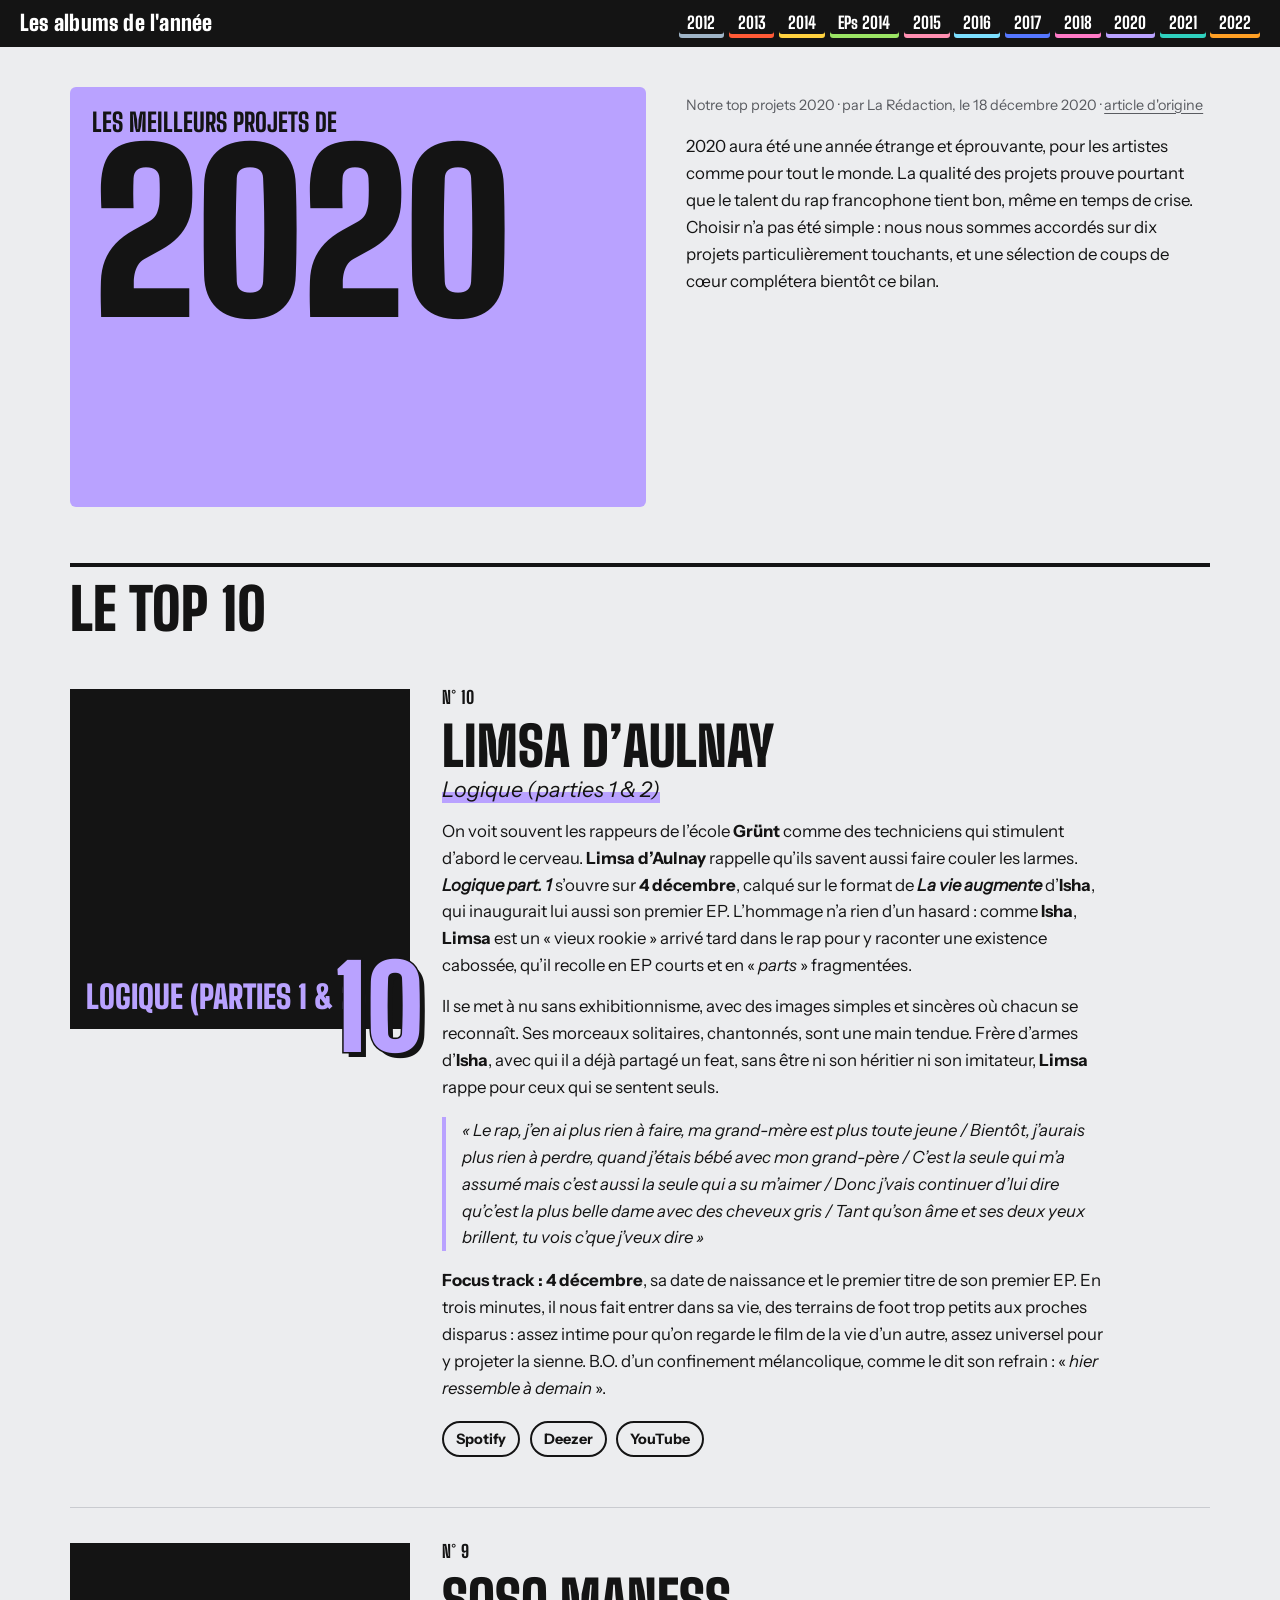
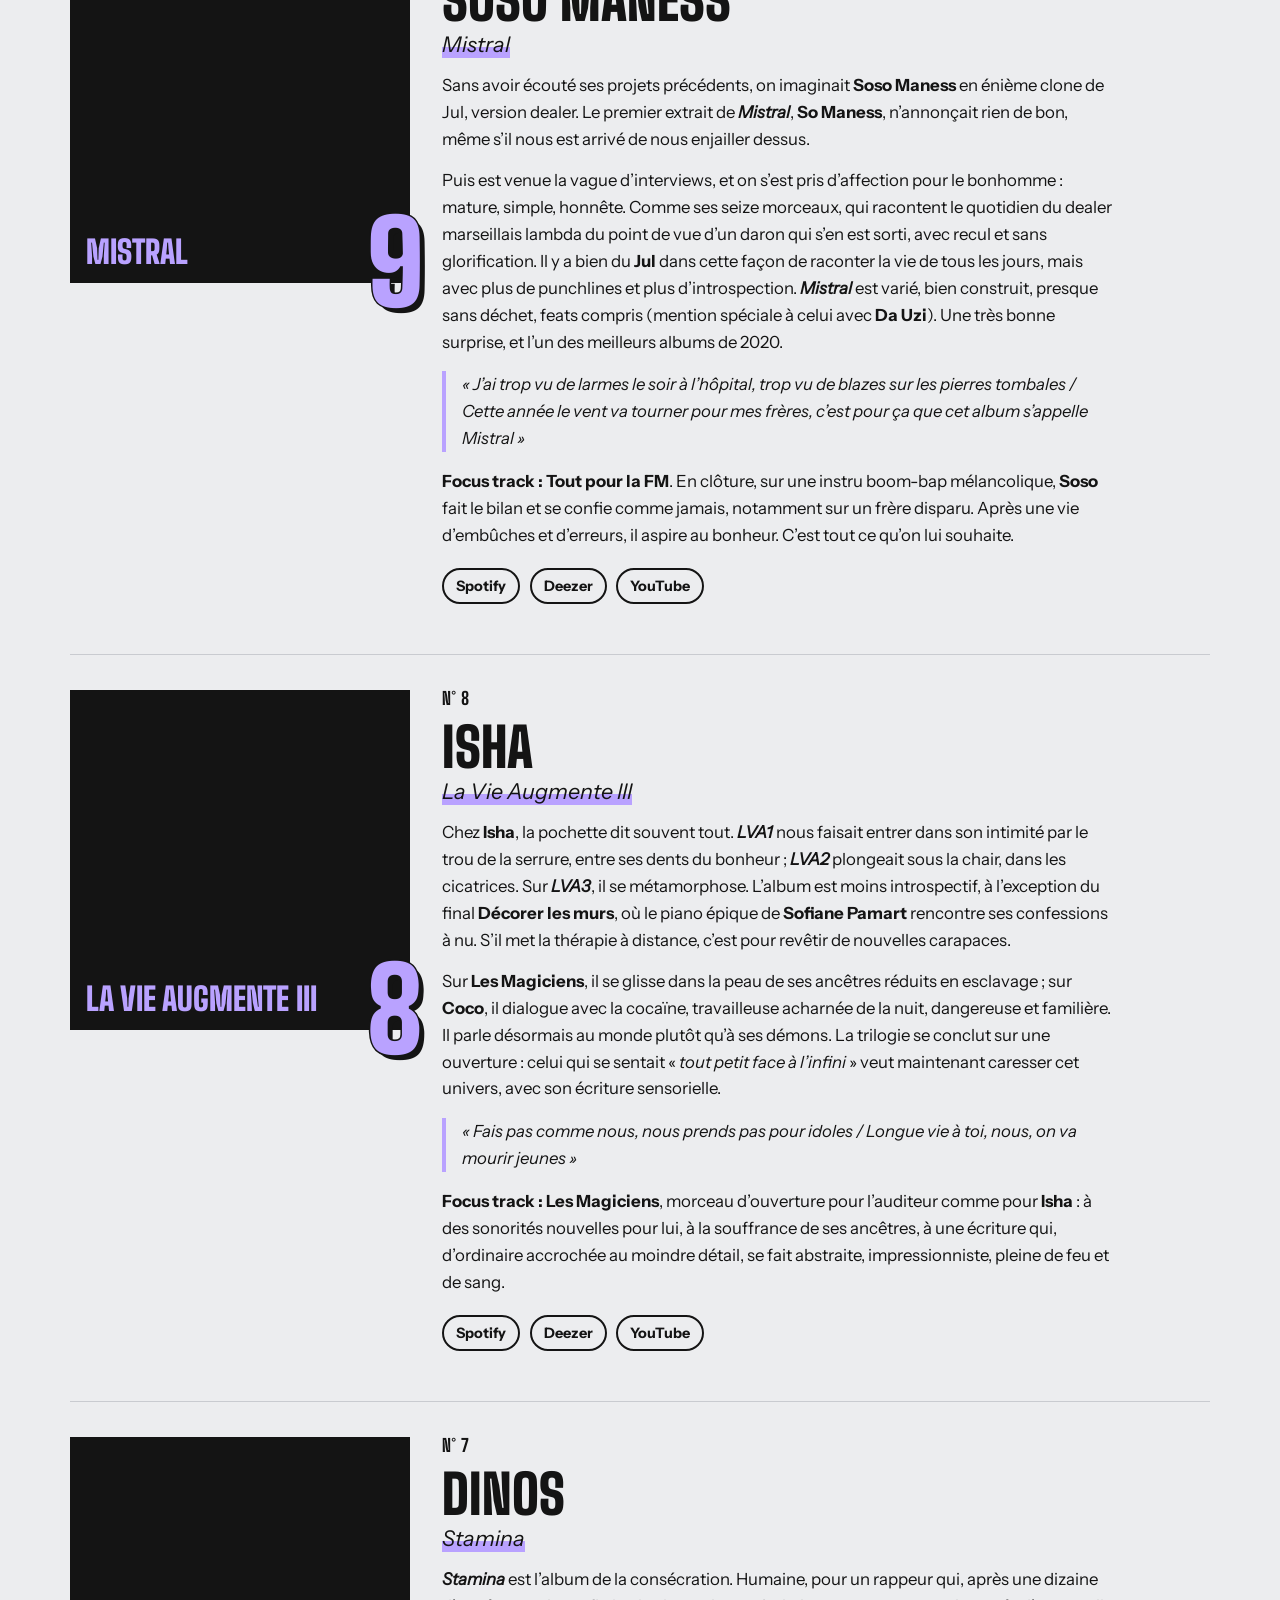
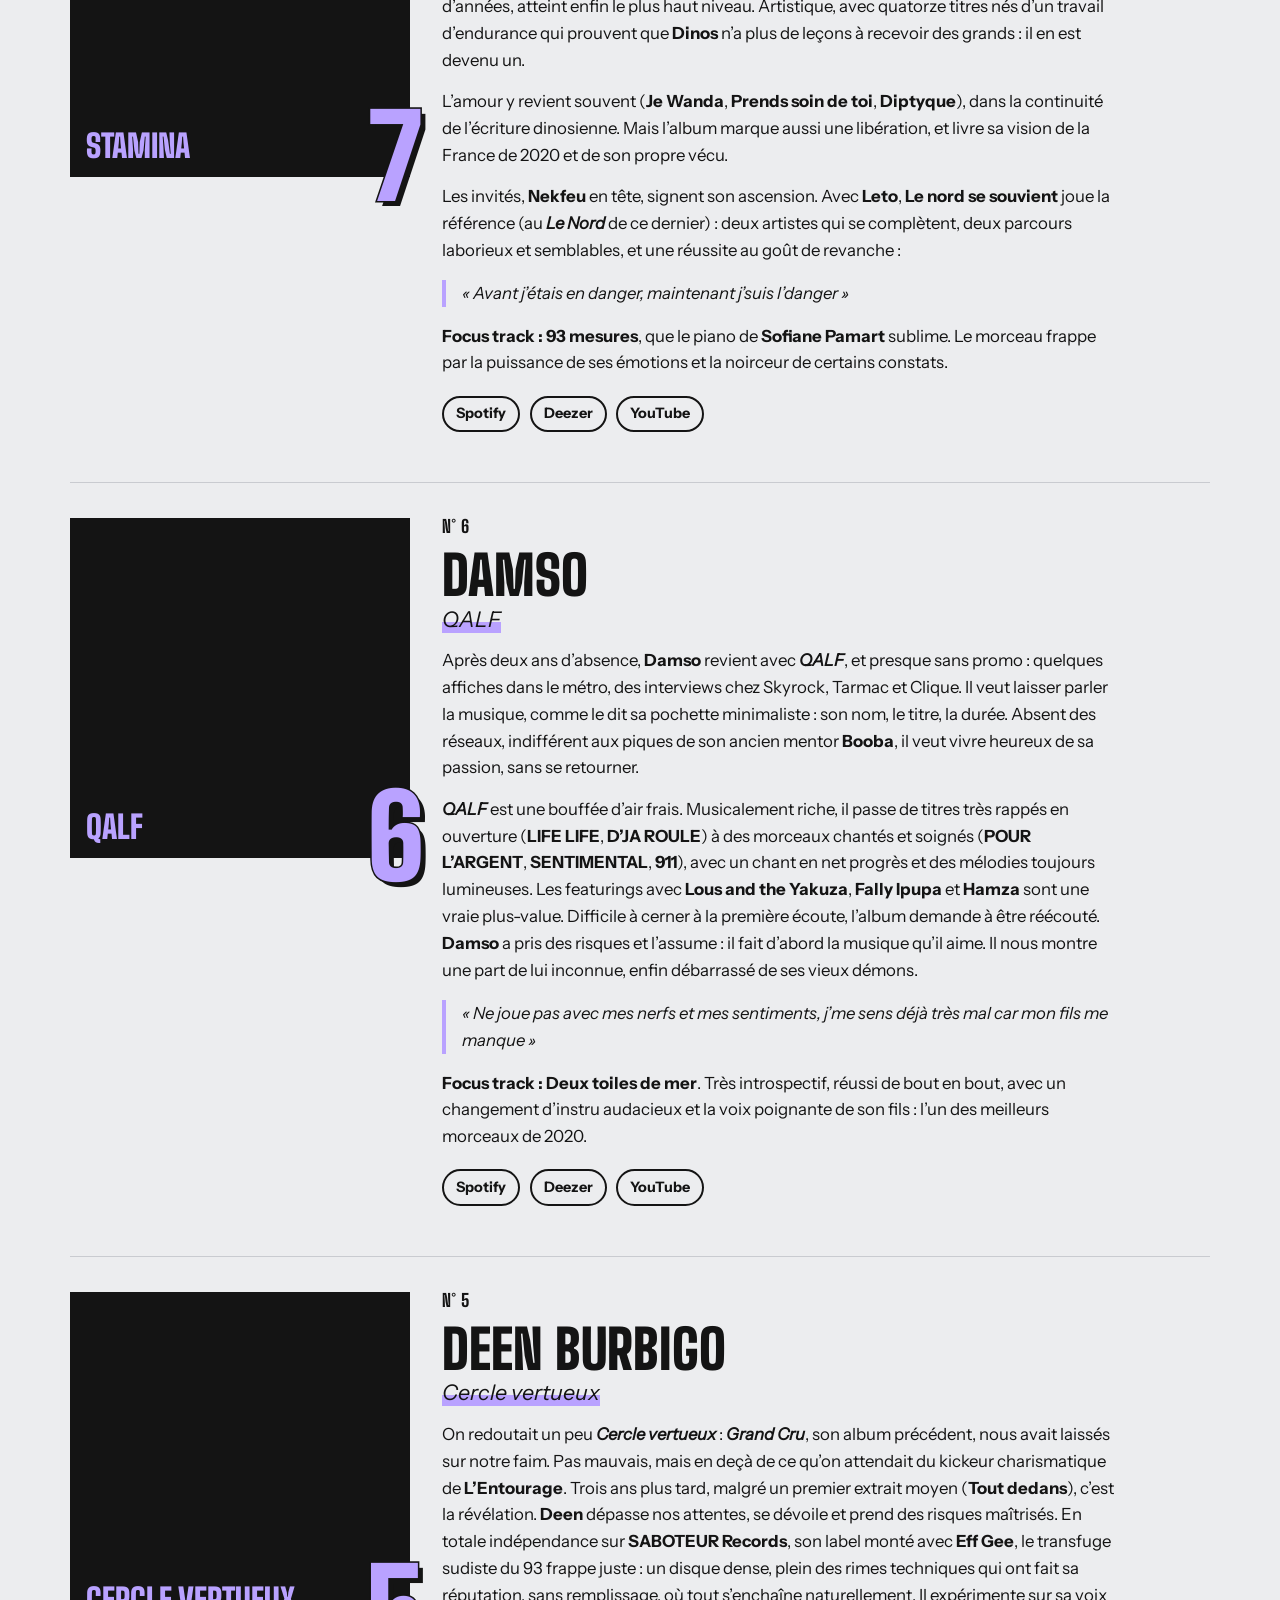
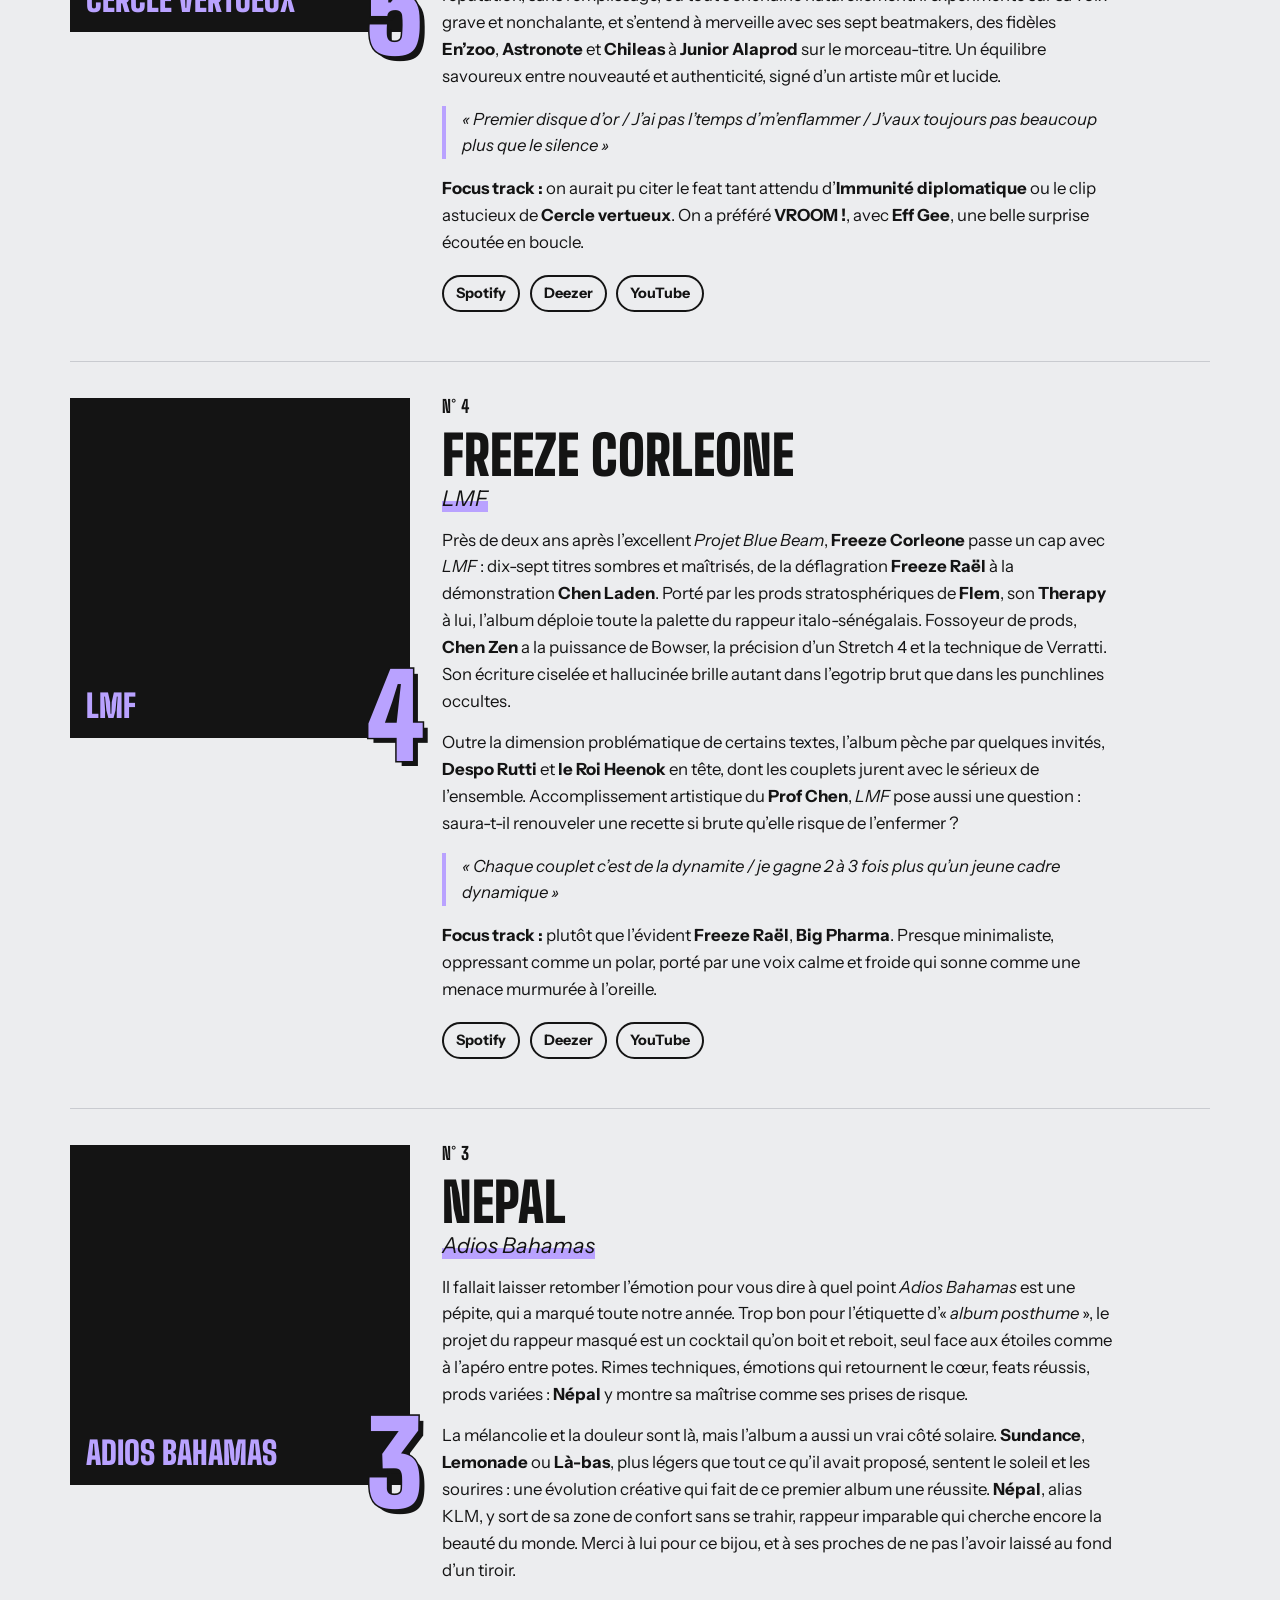
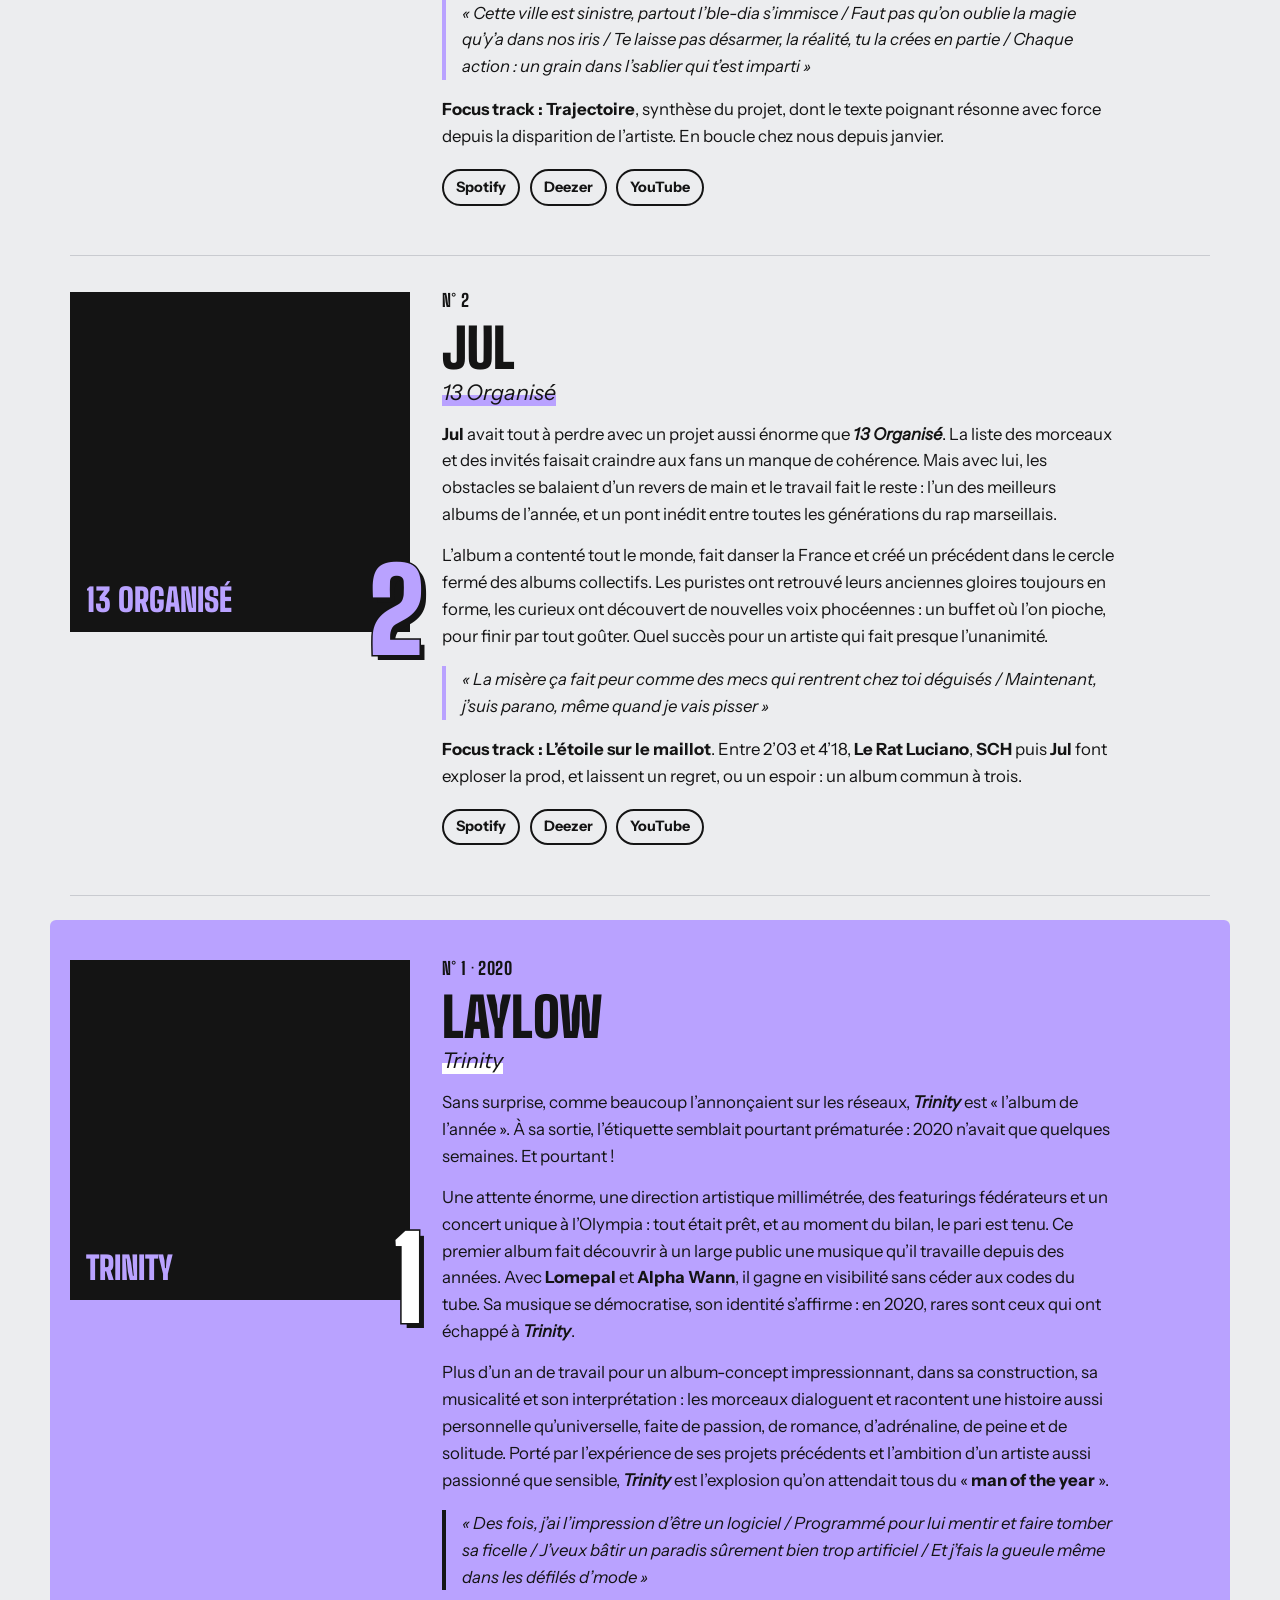
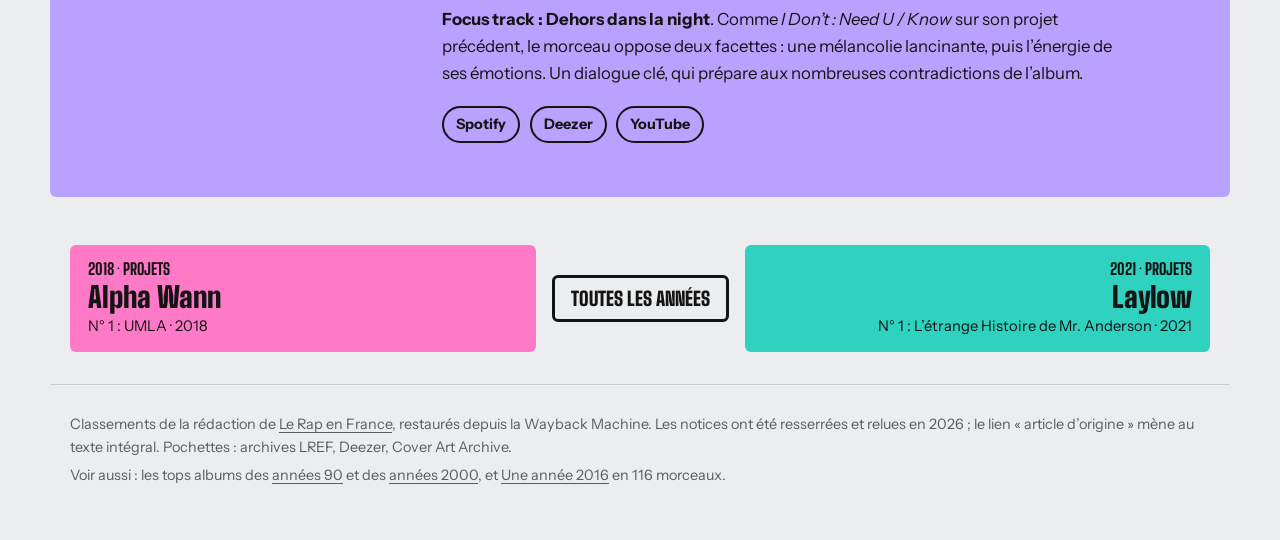
<file: 2020/index.html>
<!doctype html>
<html lang="fr"><head><meta charset="utf-8">
<meta name="viewport" content="width=device-width,initial-scale=1">
<title>Les meilleurs projets de 2020 · LREF</title>
<meta name="description" content="Le classement des meilleurs projets de rap français de 2020 par la rédaction de Le Rap en France.">
<meta name="theme-color" content="#B9A2FF">
<link rel="stylesheet" href="/style.css?v=5">
<link rel="icon" href="data:image/svg+xml,%3Csvg xmlns='http://www.w3.org/2000/svg' viewBox='0 0 64 64'%3E%3Ccircle cx='32' cy='32' r='30' fill='%23141414'/%3E%3Ccircle cx='32' cy='32' r='9' fill='%23B9A2FF'/%3E%3C/svg%3E">
</head><body class="year" style="--c:#B9A2FF">
<header class="bar"><a class="home" href="/">Les albums de l'année</a><nav aria-label="Années"><a href="/2012/" style="--c:#9FB4C7">2012</a><a href="/2013/" style="--c:#FF5A36">2013</a><a href="/2014/" style="--c:#FFD23F">2014</a><a href="/2014-ep/" style="--c:#9BE564">EPs 2014</a><a href="/2015/" style="--c:#FF8FB1">2015</a><a href="/2016/" style="--c:#7CE0FF">2016</a><a href="/2017/" style="--c:#5577FF">2017</a><a href="/2018/" style="--c:#FF7AC6">2018</a><a href="/2020/" style="--c:#B9A2FF">2020</a><a href="/2021/" style="--c:#2FD1BF">2021</a><a href="/2022/" style="--c:#FFA024">2022</a></nav></header>
<main>
<section class="yhero">
  <div class="ywrap">
    <p class="kind">Les meilleurs projets de</p>
    <h1>2020</h1>
    <div class="stack" aria-hidden="true"><img src="https://cdn-images.dzcdn.net/images/cover/6cebb13caf6dae96d49f35d856a34226/500x500-000000-80-0-0.jpg" alt="" onerror="this.remove()"><img src="https://cdn-images.dzcdn.net/images/cover/e2663755a5d742cb9d3e3e6d0b29d368/500x500-000000-80-0-0.jpg" alt="" onerror="this.remove()"><img src="https://cdn-images.dzcdn.net/images/cover/ca7a7ec518e3f151b04a36ed53dc2919/500x500-000000-80-0-0.jpg" alt="" onerror="this.remove()"></div>
  </div>
  <div class="lede">
    <p class="by">Notre top projets 2020 · par La Rédaction, le 18 décembre 2020 · <a href="https://lref.fr/a/rap-francais-top-2020-lref/">article d'origine</a></p>
    <p>2020 aura été une année étrange et éprouvante, pour les artistes comme pour tout le monde. La qualité des projets prouve pourtant que le talent du rap francophone tient bon, même en temps de crise. Choisir n’a pas été simple : nous nous sommes accordés sur dix projets particulièrement touchants, et une sélection de coups de cœur complétera bientôt ce bilan.</p>
    
  </div>
</section>
<h2 class="sec">Le top 10</h2>
<ol class="list">
<li class="al" id="n10">
  <div class="sleeve">
    <span class="ph" aria-hidden="true">Logique (parties 1 &amp; 2)</span>
    <img src="https://cdn-images.dzcdn.net/images/cover/829666d5702b40d15707c188a763fbff/500x500-000000-80-0-0.jpg" alt="Pochette de Logique (parties 1 &amp; 2), Limsa d’Aulnay" loading="lazy" onerror="this.remove()">
    <span class="rk" aria-hidden="true">10</span>
  </div>
  <div class="tx">
    <p class="pos">N° 10</p>
    <h2><span class="ar">Limsa d’Aulnay</span> <span class="ti">Logique (parties 1 &amp; 2)</span></h2>
    <p>On voit souvent les rappeurs de l’école <strong>Grünt</strong> comme des techniciens qui stimulent d’abord le cerveau. <strong>Limsa d’Aulnay</strong> rappelle qu’ils savent aussi faire couler les larmes. <em><strong>Logique part. 1</strong></em> s’ouvre sur <strong>4 décembre</strong>, calqué sur le format de <strong><em>La vie augmente</em></strong> d’<strong>Isha</strong>, qui inaugurait lui aussi son premier EP. L’hommage n’a rien d’un hasard : comme <strong>Isha</strong>, <strong>Limsa</strong> est un « vieux rookie » arrivé tard dans le rap pour y raconter une existence cabossée, qu’il recolle en EP courts et en « <em>parts</em> » fragmentées.</p><p>Il se met à nu sans exhibitionnisme, avec des images simples et sincères où chacun se reconnaît. Ses morceaux solitaires, chantonnés, sont une main tendue. Frère d’armes d’<strong>Isha</strong>, avec qui il a déjà partagé un feat, sans être ni son héritier ni son imitateur, <strong>Limsa</strong> rappe pour ceux qui se sentent seuls.</p><blockquote><p>« <em>Le rap, j’en ai plus rien à faire, ma grand-mère est plus toute jeune / Bientôt, j’aurais plus rien à perdre, quand j’étais bébé avec mon grand-père / C’est la seule qui m’a assumé mais c’est aussi la seule qui a su m’aimer / Donc j’vais continuer d’lui dire qu’c’est la plus belle dame avec des cheveux gris / Tant qu’son âme et ses deux yeux brillent, tu vois c’que j’veux dire</em> »</p></blockquote><p><strong>Focus track :</strong> <strong>4 décembre</strong>, sa date de naissance et le premier titre de son premier EP. En trois minutes, il nous fait entrer dans sa vie, des terrains de foot trop petits aux proches disparus : assez intime pour qu’on regarde le film de la vie d’un autre, assez universel pour y projeter la sienne. B.O. d’un confinement mélancolique, comme le dit son refrain : « <em>hier ressemble à demain</em> ».</p>
    <p class="ls"><a href="https://open.spotify.com/search/Limsa%20d%E2%80%99Aulnay%20Logique%20%28parties%201%20%26%202%29">Spotify</a>
    <a href="https://www.deezer.com/search/Limsa%20d%E2%80%99Aulnay%20Logique%20%28parties%201%20%26%202%29/album">Deezer</a>
    <a href="https://www.youtube.com/results?search_query=Limsa+d%E2%80%99Aulnay+Logique+%28parties+1+%26+2%29">YouTube</a></p>
  </div>
</li><li class="al" id="n9">
  <div class="sleeve">
    <span class="ph" aria-hidden="true">Mistral</span>
    <img src="https://cdn-images.dzcdn.net/images/cover/49bc555a147a8e9a55cc5382d3b6a116/500x500-000000-80-0-0.jpg" alt="Pochette de Mistral, Soso Maness" loading="lazy" onerror="this.remove()">
    <span class="rk" aria-hidden="true">9</span>
  </div>
  <div class="tx">
    <p class="pos">N° 9</p>
    <h2><span class="ar">Soso Maness</span> <span class="ti">Mistral</span></h2>
    <p>Sans avoir écouté ses projets précédents, on imaginait <strong>Soso Maness</strong> en énième clone de Jul, version dealer. Le premier extrait de <strong><em>Mistral</em></strong>, <strong>So Maness</strong>, n’annonçait rien de bon, même s’il nous est arrivé de nous enjailler dessus.</p><p>Puis est venue la vague d’interviews, et on s’est pris d’affection pour le bonhomme : mature, simple, honnête. Comme ses seize morceaux, qui racontent le quotidien du dealer marseillais lambda du point de vue d’un daron qui s’en est sorti, avec recul et sans glorification. Il y a bien du <strong>Jul</strong> dans cette façon de raconter la vie de tous les jours, mais avec plus de punchlines et plus d’introspection. <strong><em>Mistral</em></strong> est varié, bien construit, presque sans déchet, feats compris (mention spéciale à celui avec <strong>Da Uzi</strong>). Une très bonne surprise, et l’un des meilleurs albums de 2020.</p><blockquote><p>« <em>J’ai trop vu de larmes le soir à l’hôpital, trop vu de blazes sur les pierres tombales / Cette année le vent va tourner pour mes frères, c’est pour ça que cet album s’appelle Mistral</em> »</p></blockquote><p><strong>Focus track :</strong> <strong>Tout pour la FM</strong>. En clôture, sur une instru boom-bap mélancolique, <strong>Soso</strong> fait le bilan et se confie comme jamais, notamment sur un frère disparu. Après une vie d’embûches et d’erreurs, il aspire au bonheur. C’est tout ce qu’on lui souhaite.</p>
    <p class="ls"><a href="https://open.spotify.com/search/Soso%20Maness%20Mistral">Spotify</a>
    <a href="https://www.deezer.com/search/Soso%20Maness%20Mistral/album">Deezer</a>
    <a href="https://www.youtube.com/results?search_query=Soso+Maness+Mistral">YouTube</a></p>
  </div>
</li><li class="al" id="n8">
  <div class="sleeve">
    <span class="ph" aria-hidden="true">La Vie Augmente III</span>
    <img src="https://cdn-images.dzcdn.net/images/cover/6118ce17cdbb15e5636b782566ae4c33/500x500-000000-80-0-0.jpg" alt="Pochette de La Vie Augmente III, Isha" loading="lazy" onerror="this.remove()">
    <span class="rk" aria-hidden="true">8</span>
  </div>
  <div class="tx">
    <p class="pos">N° 8</p>
    <h2><span class="ar">Isha</span> <span class="ti">La Vie Augmente III</span></h2>
    <p>Chez <strong>Isha</strong>, la pochette dit souvent tout. <em><strong>LVA1</strong></em> nous faisait entrer dans son intimité par le trou de la serrure, entre ses dents du bonheur ; <em><strong>LVA2</strong></em> plongeait sous la chair, dans les cicatrices. Sur <em><strong>LVA3</strong></em>, il se métamorphose. L’album est moins introspectif, à l’exception du final <strong>Décorer les murs</strong>, où le piano épique de <strong>Sofiane Pamart</strong> rencontre ses confessions à nu. S’il met la thérapie à distance, c’est pour revêtir de nouvelles carapaces.</p><p>Sur <strong>Les Magiciens</strong>, il se glisse dans la peau de ses ancêtres réduits en esclavage ; sur <strong>Coco</strong>, il dialogue avec la cocaïne, travailleuse acharnée de la nuit, dangereuse et familière. Il parle désormais au monde plutôt qu’à ses démons. La trilogie se conclut sur une ouverture : celui qui se sentait « <em>tout petit face à l’infini</em> » veut maintenant caresser cet univers, avec son écriture sensorielle.</p><blockquote><p>« <em>Fais pas comme nous, nous prends pas pour idoles / Longue vie à toi, nous, on va mourir jeunes</em> »</p></blockquote><p><strong>Focus track :</strong> <strong>Les Magiciens</strong>, morceau d’ouverture pour l’auditeur comme pour <strong>Isha</strong> : à des sonorités nouvelles pour lui, à la souffrance de ses ancêtres, à une écriture qui, d’ordinaire accrochée au moindre détail, se fait abstraite, impressionniste, pleine de feu et de sang.</p>
    <p class="ls"><a href="https://open.spotify.com/search/Isha%20La%20Vie%20Augmente%20III">Spotify</a>
    <a href="https://www.deezer.com/search/Isha%20La%20Vie%20Augmente%20III/album">Deezer</a>
    <a href="https://www.youtube.com/results?search_query=Isha+La+Vie+Augmente+III">YouTube</a></p>
  </div>
</li><li class="al" id="n7">
  <div class="sleeve">
    <span class="ph" aria-hidden="true">Stamina</span>
    <img src="https://cdn-images.dzcdn.net/images/cover/535769046996845c781b8d795ec6d07f/500x500-000000-80-0-0.jpg" alt="Pochette de Stamina, Dinos" loading="lazy" onerror="this.remove()">
    <span class="rk" aria-hidden="true">7</span>
  </div>
  <div class="tx">
    <p class="pos">N° 7</p>
    <h2><span class="ar">Dinos</span> <span class="ti">Stamina</span></h2>
    <p><strong><em>Stamina</em></strong> est l’album de la consécration. Humaine, pour un rappeur qui, après une dizaine d’années, atteint enfin le plus haut niveau. Artistique, avec quatorze titres nés d’un travail d’endurance qui prouvent que <strong>Dinos</strong> n’a plus de leçons à recevoir des grands : il en est devenu un.</p><p>L’amour y revient souvent (<strong>Je Wanda</strong>, <strong>Prends soin de toi</strong>, <strong>Diptyque</strong>), dans la continuité de l’écriture dinosienne. Mais l’album marque aussi une libération, et livre sa vision de la France de 2020 et de son propre vécu.</p><p>Les invités, <strong>Nekfeu</strong> en tête, signent son ascension. Avec <strong>Leto</strong>, <strong>Le nord se souvient</strong> joue la référence (au <strong><em>Le Nord</em></strong> de ce dernier) : deux artistes qui se complètent, deux parcours laborieux et semblables, et une réussite au goût de revanche :</p><blockquote><p>« <em>Avant j’étais en danger, maintenant j’suis l’danger</em> »</p></blockquote><p><strong>Focus track :</strong> <strong>93 mesures</strong>, que le piano de <strong>Sofiane Pamart</strong> sublime. Le morceau frappe par la puissance de ses émotions et la noirceur de certains constats.</p>
    <p class="ls"><a href="https://open.spotify.com/search/Dinos%20Stamina">Spotify</a>
    <a href="https://www.deezer.com/search/Dinos%20Stamina/album">Deezer</a>
    <a href="https://www.youtube.com/results?search_query=Dinos+Stamina">YouTube</a></p>
  </div>
</li><li class="al" id="n6">
  <div class="sleeve">
    <span class="ph" aria-hidden="true">QALF</span>
    <img src="https://cdn-images.dzcdn.net/images/cover/6cc51dfb71ae254d9051f77cd54c30f1/500x500-000000-80-0-0.jpg" alt="Pochette de QALF, Damso" loading="lazy" onerror="this.remove()">
    <span class="rk" aria-hidden="true">6</span>
  </div>
  <div class="tx">
    <p class="pos">N° 6</p>
    <h2><span class="ar">Damso</span> <span class="ti">QALF</span></h2>
    <p>Après deux ans d’absence, <strong>Damso</strong> revient avec <strong><em>QALF</em></strong>, et presque sans promo : quelques affiches dans le métro, des interviews chez Skyrock, Tarmac et Clique. Il veut laisser parler la musique, comme le dit sa pochette minimaliste : son nom, le titre, la durée. Absent des réseaux, indifférent aux piques de son ancien mentor <strong>Booba</strong>, il veut vivre heureux de sa passion, sans se retourner.</p><p><strong><em>QALF</em></strong> est une bouffée d’air frais. Musicalement riche, il passe de titres très rappés en ouverture (<strong>LIFE LIFE</strong>, <strong>D’JA ROULE</strong>) à des morceaux chantés et soignés (<strong>POUR L’ARGENT</strong>, <strong>SENTIMENTAL</strong>, <strong>911</strong>), avec un chant en net progrès et des mélodies toujours lumineuses. Les featurings avec <strong>Lous and the Yakuza</strong>, <strong>Fally Ipupa</strong> et <strong>Hamza</strong> sont une vraie plus-value. Difficile à cerner à la première écoute, l’album demande à être réécouté. <strong>Damso</strong> a pris des risques et l’assume : il fait d’abord la musique qu’il aime. Il nous montre une part de lui inconnue, enfin débarrassé de ses vieux démons.</p><blockquote><p>« <em>Ne joue pas avec mes nerfs et mes sentiments, j’me sens déjà très mal car mon fils me manque</em> »</p></blockquote><p><strong>Focus track :</strong> <strong>Deux toiles de mer</strong>. Très introspectif, réussi de bout en bout, avec un changement d’instru audacieux et la voix poignante de son fils : l’un des meilleurs morceaux de 2020.</p>
    <p class="ls"><a href="https://open.spotify.com/search/Damso%20QALF">Spotify</a>
    <a href="https://www.deezer.com/search/Damso%20QALF/album">Deezer</a>
    <a href="https://www.youtube.com/results?search_query=Damso+QALF">YouTube</a></p>
  </div>
</li><li class="al" id="n5">
  <div class="sleeve">
    <span class="ph" aria-hidden="true">Cercle vertueux</span>
    <img src="https://cdn-images.dzcdn.net/images/cover/919e272e39201e887830a7672bb1786b/500x500-000000-80-0-0.jpg" alt="Pochette de Cercle vertueux, Deen Burbigo" loading="lazy" onerror="this.remove()">
    <span class="rk" aria-hidden="true">5</span>
  </div>
  <div class="tx">
    <p class="pos">N° 5</p>
    <h2><span class="ar">Deen Burbigo</span> <span class="ti">Cercle vertueux</span></h2>
    <p>On redoutait un peu <strong><em>Cercle vertueux</em></strong> : <strong><em>Grand Cru</em></strong>, son album précédent, nous avait laissés sur notre faim. Pas mauvais, mais en deçà de ce qu’on attendait du kickeur charismatique de <strong>L’Entourage</strong>. Trois ans plus tard, malgré un premier extrait moyen (<strong>Tout dedans</strong>), c’est la révélation. <strong>Deen</strong> dépasse nos attentes, se dévoile et prend des risques maîtrisés. En totale indépendance sur <strong>SABOTEUR Records</strong>, son label monté avec <strong>Eff Gee</strong>, le transfuge sudiste du 93 frappe juste : un disque dense, plein des rimes techniques qui ont fait sa réputation, sans remplissage, où tout s’enchaîne naturellement. Il expérimente sur sa voix grave et nonchalante, et s’entend à merveille avec ses sept beatmakers, des fidèles <strong>En’zoo</strong>, <strong>Astronote</strong> et <strong>Chileas</strong> à <strong>Junior Alaprod</strong> sur le morceau-titre. Un équilibre savoureux entre nouveauté et authenticité, signé d’un artiste mûr et lucide.</p><blockquote><p>« <em>Premier disque d’or / J’ai pas l’temps d’m’enflammer / J’vaux toujours pas beaucoup plus que le silence</em> »</p></blockquote><p><strong>Focus track :</strong> on aurait pu citer le feat tant attendu d’<strong>Immunité diplomatique</strong> ou le clip astucieux de <strong>Cercle vertueux</strong>. On a préféré <strong>VROOM !</strong>, avec <strong>Eff Gee</strong>, une belle surprise écoutée en boucle.</p>
    <p class="ls"><a href="https://open.spotify.com/search/Deen%20Burbigo%20Cercle%20vertueux">Spotify</a>
    <a href="https://www.deezer.com/search/Deen%20Burbigo%20Cercle%20vertueux/album">Deezer</a>
    <a href="https://www.youtube.com/results?search_query=Deen+Burbigo+Cercle+vertueux">YouTube</a></p>
  </div>
</li><li class="al" id="n4">
  <div class="sleeve">
    <span class="ph" aria-hidden="true">LMF</span>
    <img src="https://cdn-images.dzcdn.net/images/cover/b1992b21b96b9ba7b10af14ad49d842d/500x500-000000-80-0-0.jpg" alt="Pochette de LMF, Freeze Corleone" loading="lazy" onerror="this.remove()">
    <span class="rk" aria-hidden="true">4</span>
  </div>
  <div class="tx">
    <p class="pos">N° 4</p>
    <h2><span class="ar">Freeze Corleone</span> <span class="ti">LMF</span></h2>
    <p>Près de deux ans après l’excellent <em>Projet Blue Beam</em>, <strong>Freeze Corleone</strong> passe un cap avec <em>LMF</em> : dix-sept titres sombres et maîtrisés, de la déflagration <strong>Freeze Raël</strong> à la démonstration <strong>Chen Laden</strong>. Porté par les prods stratosphériques de <strong>Flem</strong>, son <strong>Therapy</strong> à lui, l’album déploie toute la palette du rappeur italo-sénégalais. Fossoyeur de prods, <strong>Chen Zen</strong> a la puissance de Bowser, la précision d’un Stretch 4 et la technique de Verratti. Son écriture ciselée et hallucinée brille autant dans l’egotrip brut que dans les punchlines occultes.</p><p>Outre la dimension problématique de certains textes, l’album pèche par quelques invités, <strong>Despo Rutti</strong> et <strong>le Roi Heenok</strong> en tête, dont les couplets jurent avec le sérieux de l’ensemble. Accomplissement artistique du <strong>Prof Chen</strong>, <em>LMF</em> pose aussi une question : saura-t-il renouveler une recette si brute qu’elle risque de l’enfermer ?</p><blockquote><p>« <em>Chaque couplet c’est de la dynamite / je gagne 2 à 3 fois plus qu’un jeune cadre dynamique</em> »</p></blockquote><p><strong>Focus track :</strong> plutôt que l’évident <strong>Freeze Raël</strong>, <strong>Big Pharma</strong>. Presque minimaliste, oppressant comme un polar, porté par une voix calme et froide qui sonne comme une menace murmurée à l’oreille.</p>
    <p class="ls"><a href="https://open.spotify.com/search/Freeze%20Corleone%20LMF">Spotify</a>
    <a href="https://www.deezer.com/search/Freeze%20Corleone%20LMF/album">Deezer</a>
    <a href="https://www.youtube.com/results?search_query=Freeze+Corleone+LMF">YouTube</a></p>
  </div>
</li><li class="al" id="n3">
  <div class="sleeve">
    <span class="ph" aria-hidden="true">Adios Bahamas</span>
    <img src="https://cdn-images.dzcdn.net/images/cover/ca7a7ec518e3f151b04a36ed53dc2919/500x500-000000-80-0-0.jpg" alt="Pochette de Adios Bahamas, Nepal" loading="lazy" onerror="this.remove()">
    <span class="rk" aria-hidden="true">3</span>
  </div>
  <div class="tx">
    <p class="pos">N° 3</p>
    <h2><span class="ar">Nepal</span> <span class="ti">Adios Bahamas</span></h2>
    <p>Il fallait laisser retomber l’émotion pour vous dire à quel point <em>Adios Bahamas</em> est une pépite, qui a marqué toute notre année. Trop bon pour l’étiquette d’« <em>album posthume</em> », le projet du rappeur masqué est un cocktail qu’on boit et reboit, seul face aux étoiles comme à l’apéro entre potes. Rimes techniques, émotions qui retournent le cœur, feats réussis, prods variées : <strong>Népal</strong> y montre sa maîtrise comme ses prises de risque.</p><p>La mélancolie et la douleur sont là, mais l’album a aussi un vrai côté solaire. <strong>Sundance</strong>, <strong>Lemonade</strong> ou <strong>Là-bas</strong>, plus légers que tout ce qu’il avait proposé, sentent le soleil et les sourires : une évolution créative qui fait de ce premier album une réussite. <strong>Népal</strong>, alias KLM, y sort de sa zone de confort sans se trahir, rappeur imparable qui cherche encore la beauté du monde. Merci à lui pour ce bijou, et à ses proches de ne pas l’avoir laissé au fond d’un tiroir.</p><blockquote><p>« <em>Cette ville est sinistre, partout l’ble-dia s’immisce / Faut pas qu’on oublie la magie qu’y’a dans nos iris / Te laisse pas désarmer, la réalité, tu la crées en partie / Chaque action : un grain dans l’sablier qui t’est imparti</em> »</p></blockquote><p><strong>Focus track :</strong> <strong>Trajectoire</strong>, synthèse du projet, dont le texte poignant résonne avec force depuis la disparition de l’artiste. En boucle chez nous depuis janvier.</p>
    <p class="ls"><a href="https://open.spotify.com/search/Nepal%20Adios%20Bahamas">Spotify</a>
    <a href="https://www.deezer.com/search/Nepal%20Adios%20Bahamas/album">Deezer</a>
    <a href="https://www.youtube.com/results?search_query=Nepal+Adios+Bahamas">YouTube</a></p>
  </div>
</li><li class="al" id="n2">
  <div class="sleeve">
    <span class="ph" aria-hidden="true">13 Organisé</span>
    <img src="https://cdn-images.dzcdn.net/images/cover/e2663755a5d742cb9d3e3e6d0b29d368/500x500-000000-80-0-0.jpg" alt="Pochette de 13 Organisé, JUL" loading="lazy" onerror="this.remove()">
    <span class="rk" aria-hidden="true">2</span>
  </div>
  <div class="tx">
    <p class="pos">N° 2</p>
    <h2><span class="ar">JUL</span> <span class="ti">13 Organisé</span></h2>
    <p><strong>Jul</strong> avait tout à perdre avec un projet aussi énorme que <strong><em>13 Organisé</em></strong>. La liste des morceaux et des invités faisait craindre aux fans un manque de cohérence. Mais avec lui, les obstacles se balaient d’un revers de main et le travail fait le reste : l’un des meilleurs albums de l’année, et un pont inédit entre toutes les générations du rap marseillais.</p><p>L’album a contenté tout le monde, fait danser la France et créé un précédent dans le cercle fermé des albums collectifs. Les puristes ont retrouvé leurs anciennes gloires toujours en forme, les curieux ont découvert de nouvelles voix phocéennes : un buffet où l’on pioche, pour finir par tout goûter. Quel succès pour un artiste qui fait presque l’unanimité.</p><blockquote><p>« <em>La misère ça fait peur comme des mecs qui rentrent chez toi déguisés / Maintenant, j’suis parano, même quand je vais pisser</em> »</p></blockquote><p><strong>Focus track :</strong> <strong>L’étoile sur le maillot</strong>. Entre 2’03 et 4’18, <strong>Le Rat Luciano</strong>, <strong>SCH</strong> puis <strong>Jul</strong> font exploser la prod, et laissent un regret, ou un espoir : un album commun à trois.</p>
    <p class="ls"><a href="https://open.spotify.com/search/JUL%2013%20Organis%C3%A9">Spotify</a>
    <a href="https://www.deezer.com/search/JUL%2013%20Organis%C3%A9/album">Deezer</a>
    <a href="https://www.youtube.com/results?search_query=JUL+13+Organis%C3%A9">YouTube</a></p>
  </div>
</li><li class="al one" id="n1">
  <div class="sleeve">
    <span class="ph" aria-hidden="true">Trinity</span>
    <img src="https://cdn-images.dzcdn.net/images/cover/6cebb13caf6dae96d49f35d856a34226/500x500-000000-80-0-0.jpg" alt="Pochette de Trinity, Laylow" loading="lazy" onerror="this.remove()">
    <span class="rk" aria-hidden="true">1</span>
  </div>
  <div class="tx">
    <p class="pos">N° 1 · 2020</p>
    <h2><span class="ar">Laylow</span> <span class="ti">Trinity</span></h2>
    <p>Sans surprise, comme beaucoup l’annonçaient sur les réseaux, <strong><em>Trinity</em></strong> est « l’album de l’année ». À sa sortie, l’étiquette semblait pourtant prématurée : 2020 n’avait que quelques semaines. Et pourtant !</p><p>Une attente énorme, une direction artistique millimétrée, des featurings fédérateurs et un concert unique à l’Olympia : tout était prêt, et au moment du bilan, le pari est tenu. Ce premier album fait découvrir à un large public une musique qu’il travaille depuis des années. Avec <strong>Lomepal</strong> et <strong>Alpha Wann</strong>, il gagne en visibilité sans céder aux codes du tube. Sa musique se démocratise, son identité s’affirme : en 2020, rares sont ceux qui ont échappé à <strong><em>Trinity</em></strong>.</p><p>Plus d’un an de travail pour un album-concept impressionnant, dans sa construction, sa musicalité et son interprétation : les morceaux dialoguent et racontent une histoire aussi personnelle qu’universelle, faite de passion, de romance, d’adrénaline, de peine et de solitude. Porté par l’expérience de ses projets précédents et l’ambition d’un artiste aussi passionné que sensible, <strong><em>Trinity</em></strong> est l’explosion qu’on attendait tous du « <strong>man of the year</strong> ».</p><blockquote><p><em>« Des fois, j’ai l’impression d’être un logiciel / Programmé pour lui mentir et faire tomber sa ficelle / J’veux bâtir un paradis sûrement bien trop artificiel / Et j’fais la gueule même dans les défilés d’mode »</em></p></blockquote><p><strong>Focus track :</strong> <strong>Dehors dans la night</strong>. Comme <em>I Don’t : Need U / Know</em> sur son projet précédent, le morceau oppose deux facettes : une mélancolie lancinante, puis l’énergie de ses émotions. Un dialogue clé, qui prépare aux nombreuses contradictions de l’album.</p>
    <p class="ls"><a href="https://open.spotify.com/search/Laylow%20Trinity">Spotify</a>
    <a href="https://www.deezer.com/search/Laylow%20Trinity/album">Deezer</a>
    <a href="https://www.youtube.com/results?search_query=Laylow+Trinity">YouTube</a></p>
  </div>
</li>
</ol>
<nav class="pager" aria-label="Autres années"><a class="prev" href="/2018/" style="--c:#FF7AC6"><small>2018 · projets</small><b>Alpha Wann</b><em>N° 1 : UMLA · 2018</em></a><a class="all" href="/">Toutes les années</a><a class="next" href="/2021/" style="--c:#2FD1BF"><small>2021 · projets</small><b>Laylow</b><em>N° 1 : L’étrange Histoire de Mr. Anderson · 2021</em></a></nav>
</main>
<footer class="foot"><p>Classements de la rédaction de <a href="https://lref.fr/">Le Rap en France</a>, restaurés depuis la Wayback Machine. Les notices ont été resserrées et relues en 2026 ; le lien « article d’origine » mène au texte intégral. Pochettes : archives LREF, Deezer, Cover Art Archive.</p><p>Voir aussi : les tops albums des <a href="https://90.lref.fr/">années 90</a> et des <a href="https://2000.lref.fr/">années 2000</a>, et <a href="https://2016.lref.fr/">Une année 2016</a> en 116 morceaux.</p></footer>
</body></html>
</file>
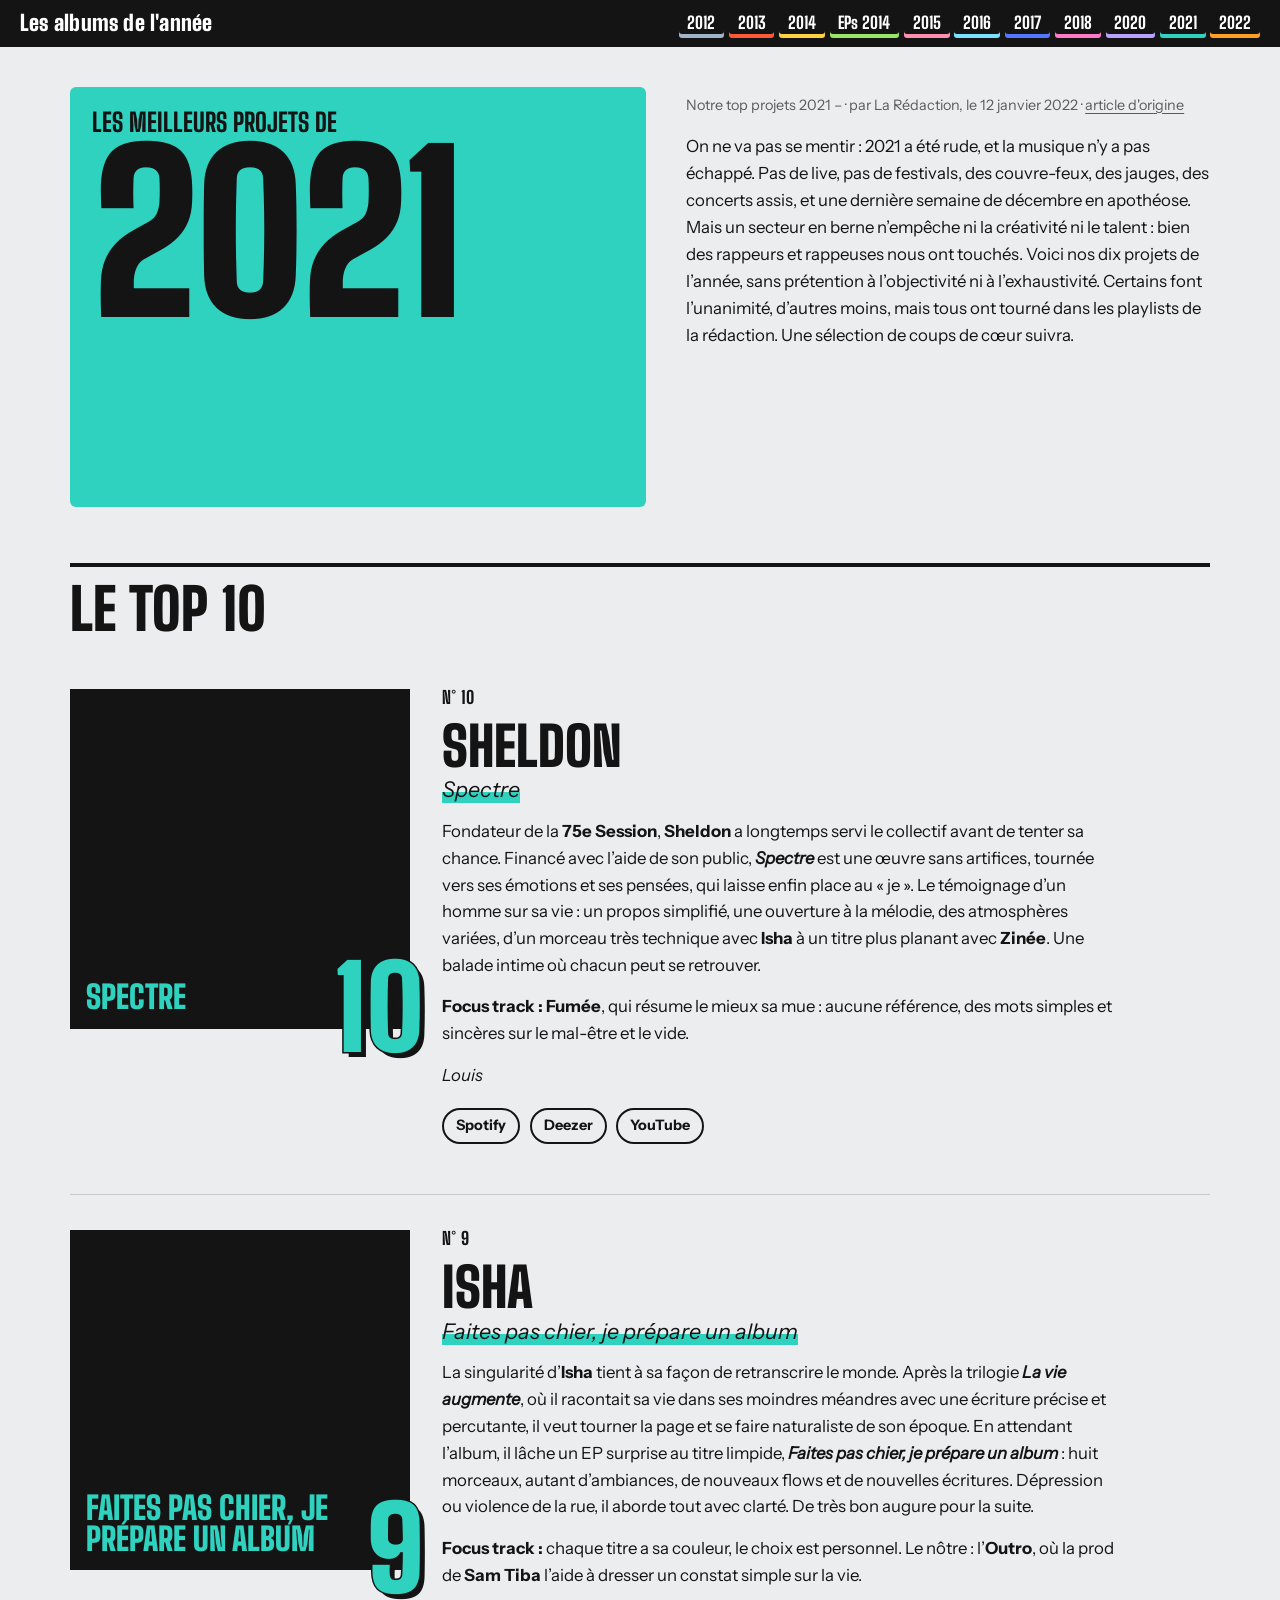
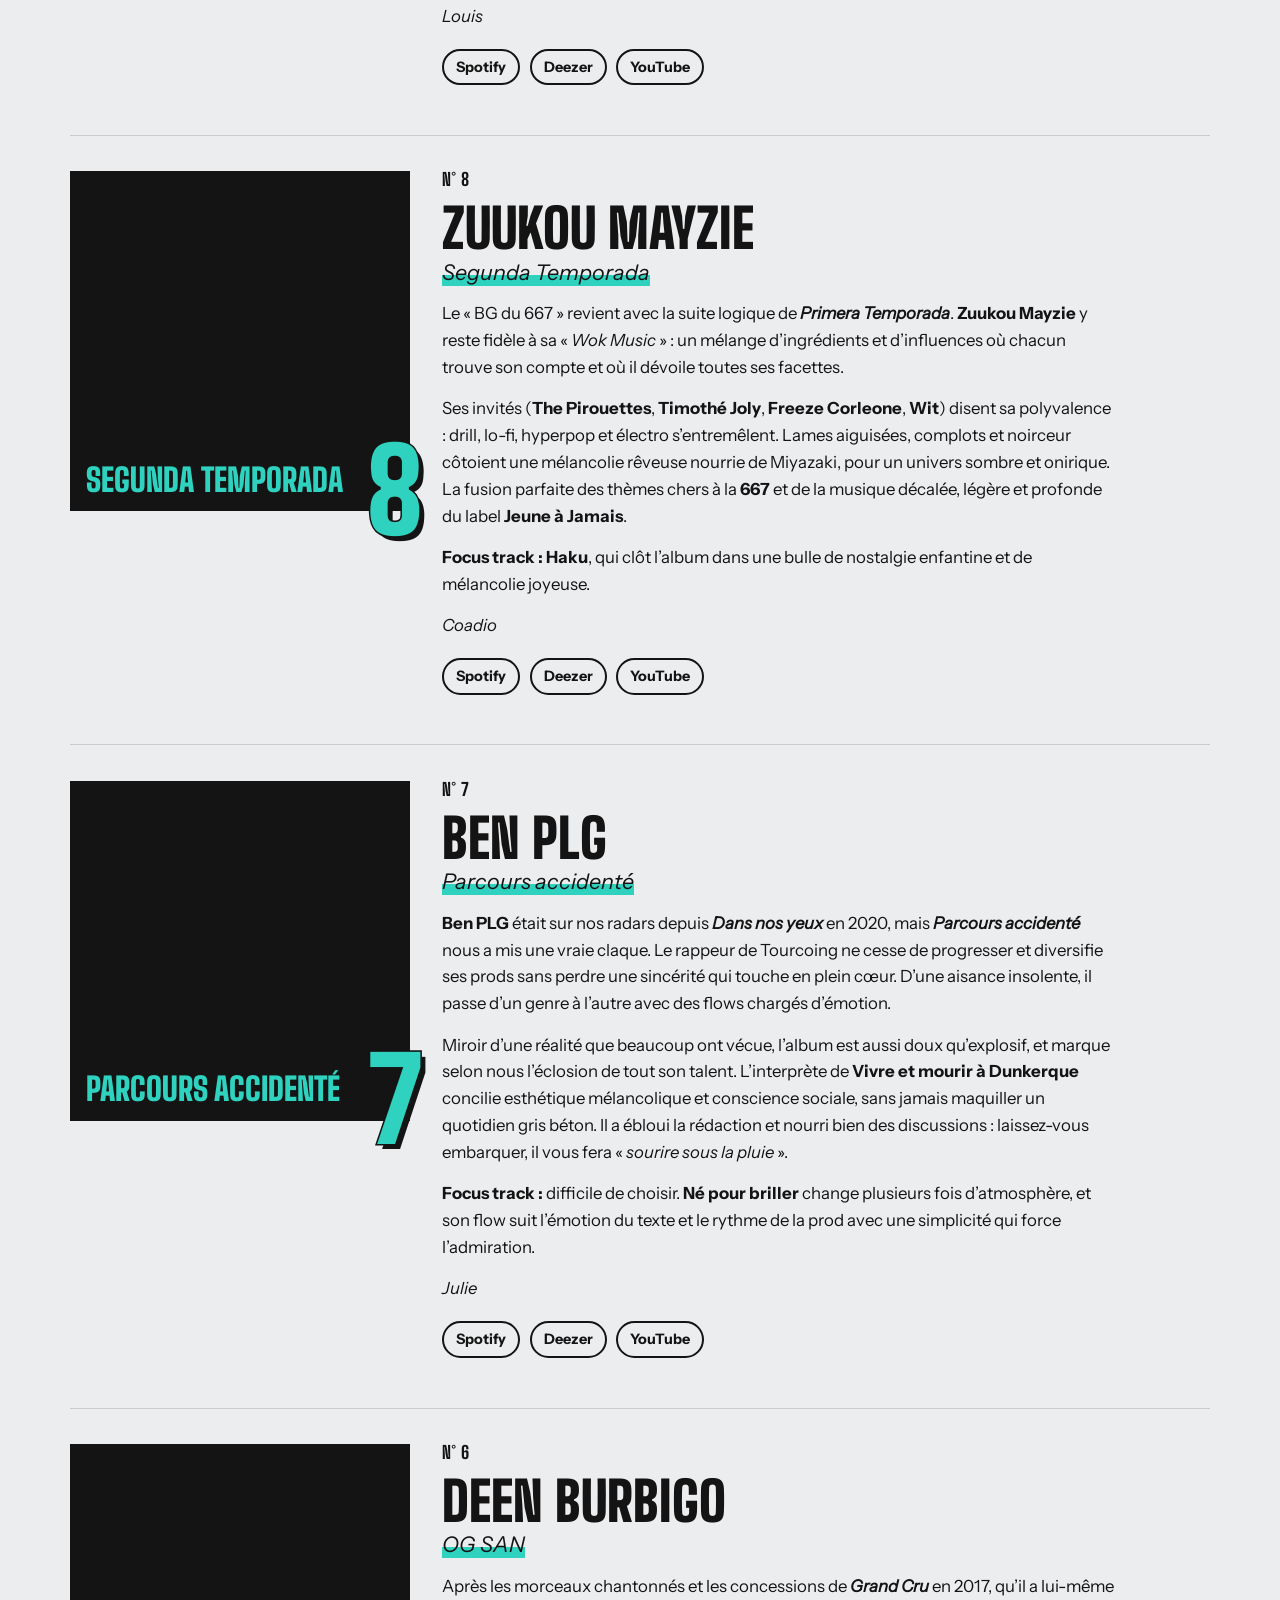
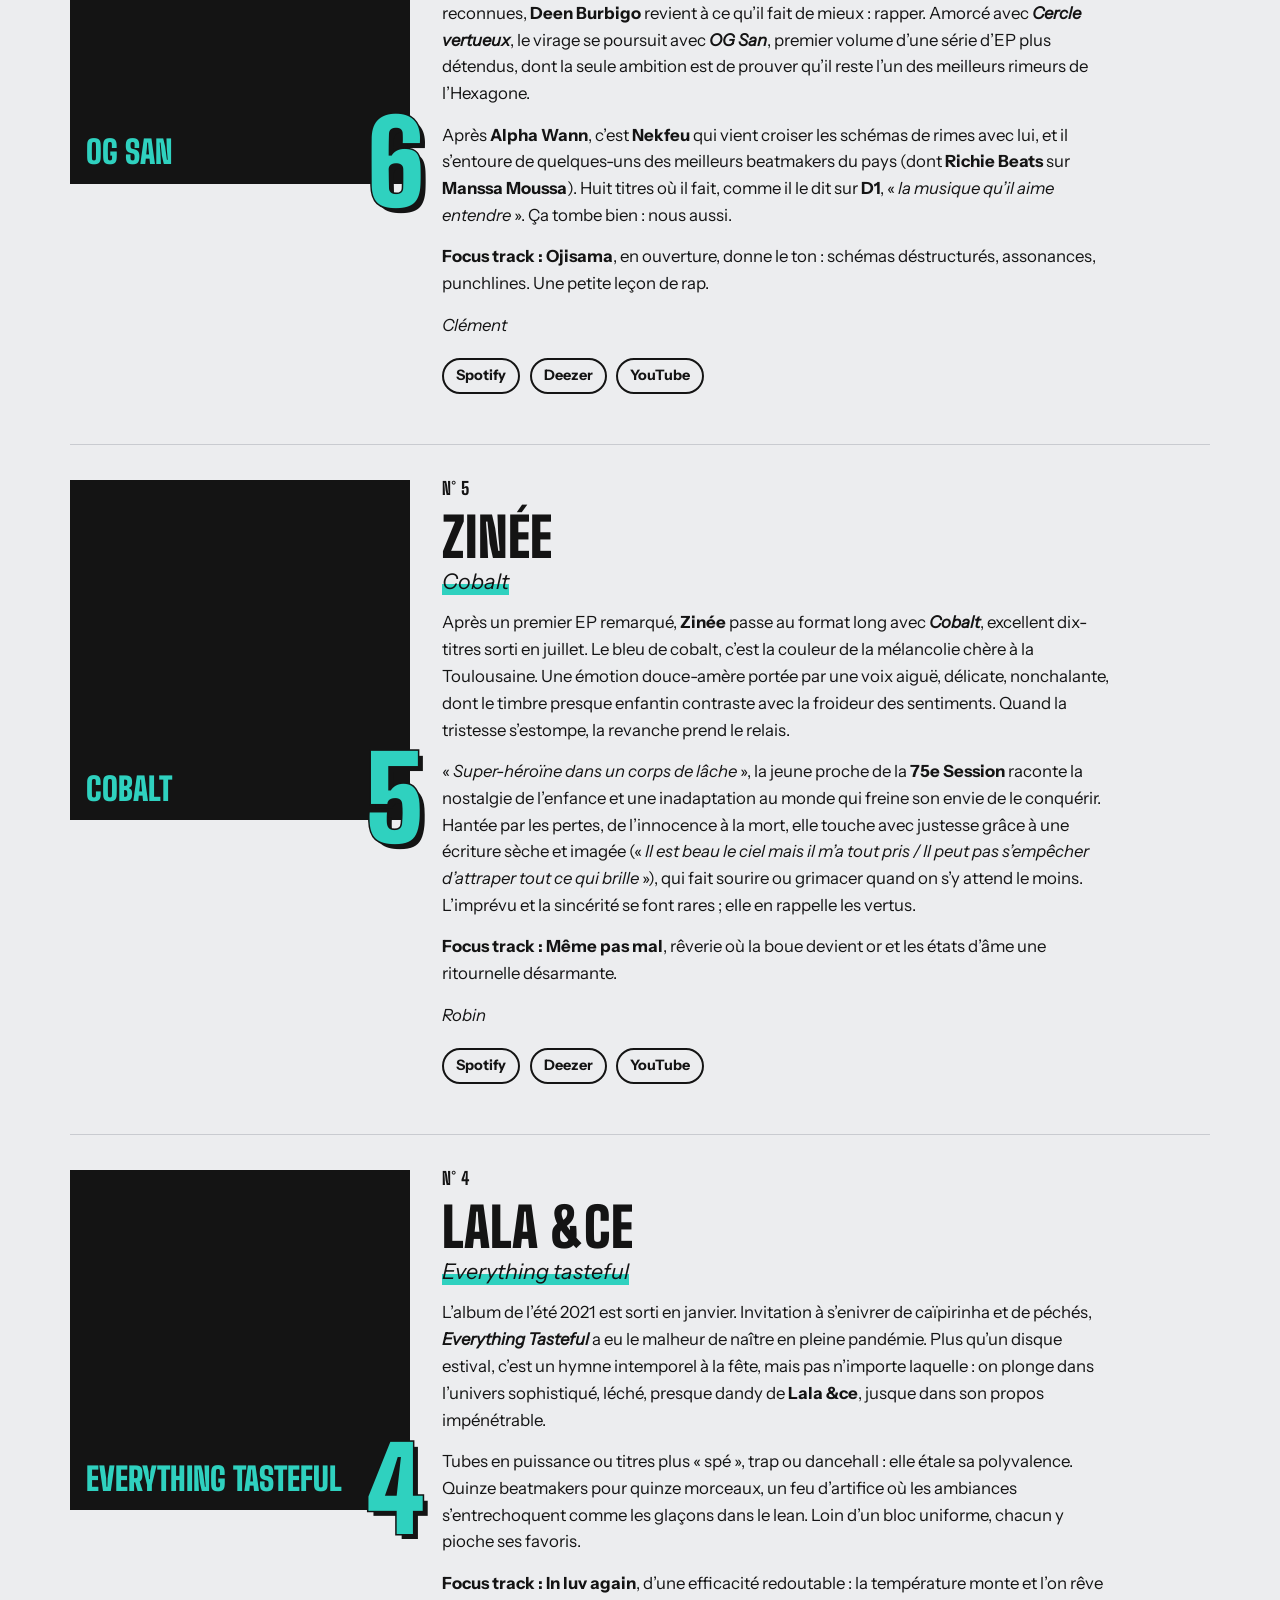
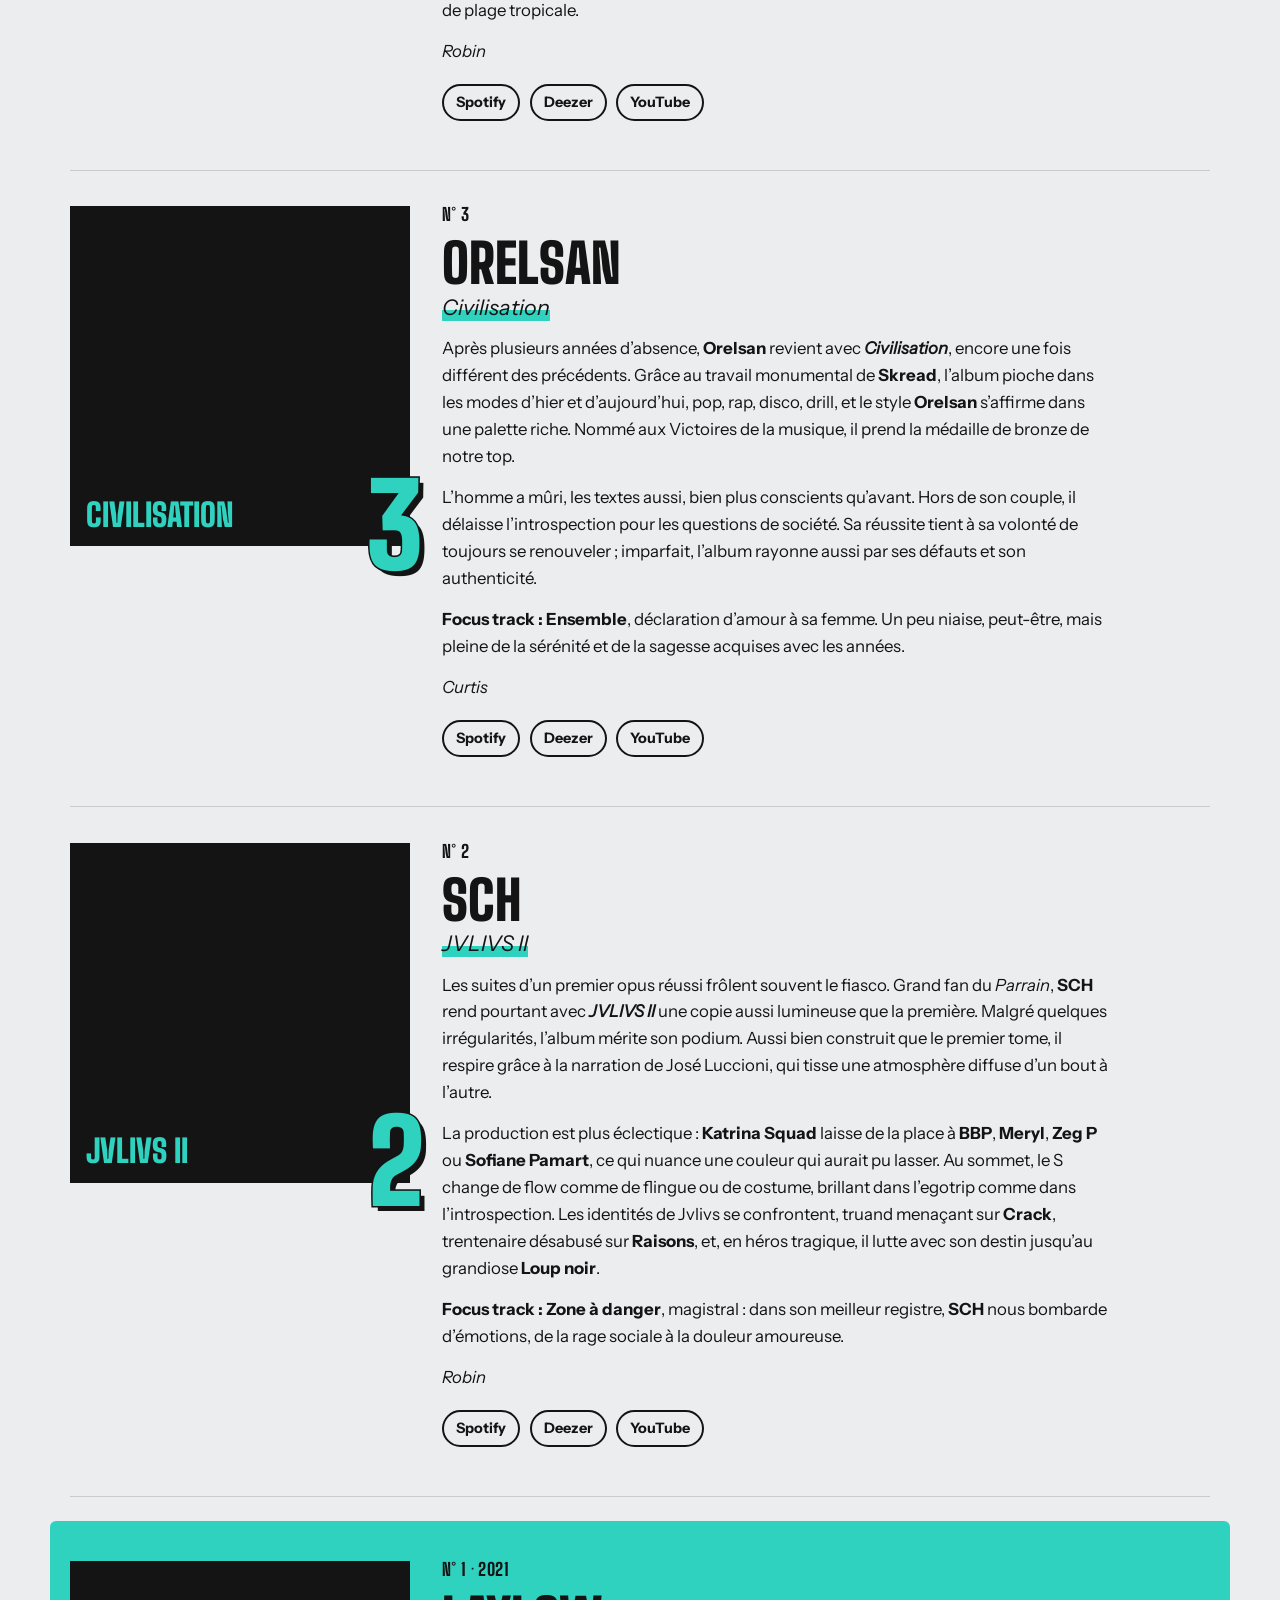
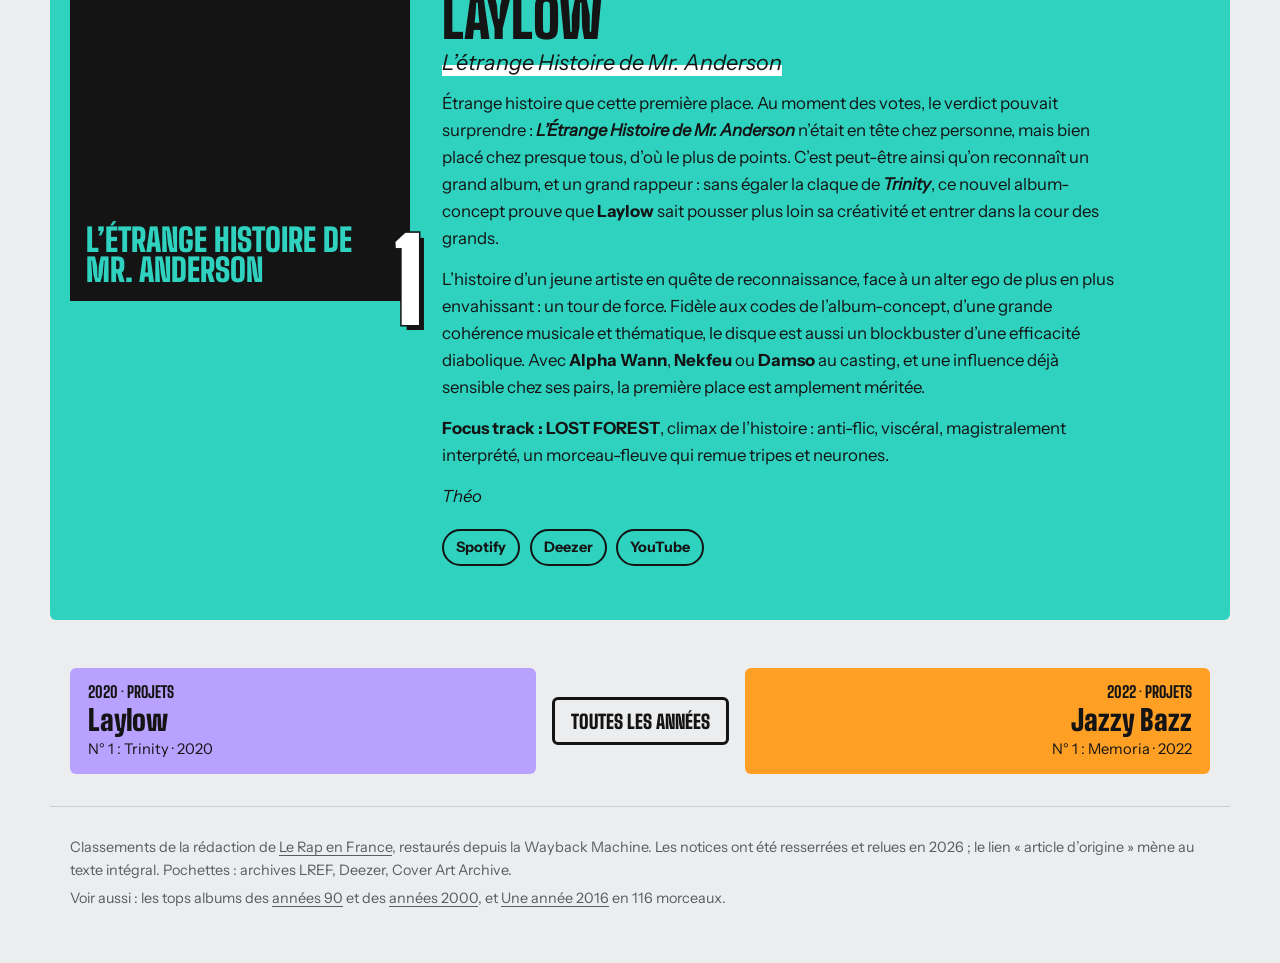
<file: 2021/index.html>
<!doctype html>
<html lang="fr"><head><meta charset="utf-8">
<meta name="viewport" content="width=device-width,initial-scale=1">
<title>Les meilleurs projets de 2021 · LREF</title>
<meta name="description" content="Le classement des meilleurs projets de rap français de 2021 par la rédaction de Le Rap en France.">
<meta name="theme-color" content="#2FD1BF">
<link rel="stylesheet" href="/style.css?v=5">
<link rel="icon" href="data:image/svg+xml,%3Csvg xmlns='http://www.w3.org/2000/svg' viewBox='0 0 64 64'%3E%3Ccircle cx='32' cy='32' r='30' fill='%23141414'/%3E%3Ccircle cx='32' cy='32' r='9' fill='%232FD1BF'/%3E%3C/svg%3E">
</head><body class="year" style="--c:#2FD1BF">
<header class="bar"><a class="home" href="/">Les albums de l'année</a><nav aria-label="Années"><a href="/2012/" style="--c:#9FB4C7">2012</a><a href="/2013/" style="--c:#FF5A36">2013</a><a href="/2014/" style="--c:#FFD23F">2014</a><a href="/2014-ep/" style="--c:#9BE564">EPs 2014</a><a href="/2015/" style="--c:#FF8FB1">2015</a><a href="/2016/" style="--c:#7CE0FF">2016</a><a href="/2017/" style="--c:#5577FF">2017</a><a href="/2018/" style="--c:#FF7AC6">2018</a><a href="/2020/" style="--c:#B9A2FF">2020</a><a href="/2021/" style="--c:#2FD1BF">2021</a><a href="/2022/" style="--c:#FFA024">2022</a></nav></header>
<main>
<section class="yhero">
  <div class="ywrap">
    <p class="kind">Les meilleurs projets de</p>
    <h1>2021</h1>
    <div class="stack" aria-hidden="true"><img src="https://cdn-images.dzcdn.net/images/cover/f968eb506868df5736521217bb87ccc7/500x500-000000-80-0-0.jpg" alt="" onerror="this.remove()"><img src="https://cdn-images.dzcdn.net/images/cover/dd1271a3bd02acde114f757a0ba6fe7e/500x500-000000-80-0-0.jpg" alt="" onerror="this.remove()"><img src="https://cdn-images.dzcdn.net/images/cover/974e863966461c44768f0732752695c9/500x500-000000-80-0-0.jpg" alt="" onerror="this.remove()"></div>
  </div>
  <div class="lede">
    <p class="by">Notre top projets 2021 – · par La Rédaction, le 12 janvier 2022 · <a href="https://lref.fr/a/top-projets-rap-francais-2021/">article d'origine</a></p>
    <p>On ne va pas se mentir : 2021 a été rude, et la musique n’y a pas échappé. Pas de live, pas de festivals, des couvre-feux, des jauges, des concerts assis, et une dernière semaine de décembre en apothéose. Mais un secteur en berne n’empêche ni la créativité ni le talent : bien des rappeurs et rappeuses nous ont touchés. Voici nos dix projets de l’année, sans prétention à l’objectivité ni à l’exhaustivité. Certains font l’unanimité, d’autres moins, mais tous ont tourné dans les playlists de la rédaction. Une sélection de coups de cœur suivra.</p>
    
  </div>
</section>
<h2 class="sec">Le top 10</h2>
<ol class="list">
<li class="al" id="n10">
  <div class="sleeve">
    <span class="ph" aria-hidden="true">Spectre</span>
    <img src="https://cdn-images.dzcdn.net/images/cover/787248e8b40181b8414d13ef19643cae/500x500-000000-80-0-0.jpg" alt="Pochette de Spectre, Sheldon" loading="lazy" onerror="this.remove()">
    <span class="rk" aria-hidden="true">10</span>
  </div>
  <div class="tx">
    <p class="pos">N° 10</p>
    <h2><span class="ar">Sheldon</span> <span class="ti">Spectre</span></h2>
    <p>Fondateur de la <strong>75e Session</strong>, <strong>Sheldon</strong> a longtemps servi le collectif avant de tenter sa chance. Financé avec l’aide de son public, <strong><em>Spectre</em></strong> est une œuvre sans artifices, tournée vers ses émotions et ses pensées, qui laisse enfin place au « je ». Le témoignage d’un homme sur sa vie : un propos simplifié, une ouverture à la mélodie, des atmosphères variées, d’un morceau très technique avec <strong>Isha</strong> à un titre plus planant avec <strong>Zinée</strong>. Une balade intime où chacun peut se retrouver.</p><p><strong>Focus track :</strong> <strong>Fumée</strong>, qui résume le mieux sa mue : aucune référence, des mots simples et sincères sur le mal-être et le vide.</p><p><em>Louis</em></p>
    <p class="ls"><a href="https://open.spotify.com/search/Sheldon%20Spectre">Spotify</a>
    <a href="https://www.deezer.com/search/Sheldon%20Spectre/album">Deezer</a>
    <a href="https://www.youtube.com/results?search_query=Sheldon+Spectre">YouTube</a></p>
  </div>
</li><li class="al" id="n9">
  <div class="sleeve">
    <span class="ph" aria-hidden="true">Faites pas chier, je prépare un album</span>
    <img src="https://cdn-images.dzcdn.net/images/cover/3b290cf8aa7fc7ae1bcd303d397808c0/500x500-000000-80-0-0.jpg" alt="Pochette de Faites pas chier, je prépare un album, Isha" loading="lazy" onerror="this.remove()">
    <span class="rk" aria-hidden="true">9</span>
  </div>
  <div class="tx">
    <p class="pos">N° 9</p>
    <h2><span class="ar">Isha</span> <span class="ti">Faites pas chier, je prépare un album</span></h2>
    <p>La singularité d’<strong>Isha</strong> tient à sa façon de retranscrire le monde. Après la trilogie <strong><em>La vie augmente</em></strong>, où il racontait sa vie dans ses moindres méandres avec une écriture précise et percutante, il veut tourner la page et se faire naturaliste de son époque. En attendant l’album, il lâche un EP surprise au titre limpide, <strong><em>Faites pas chier, je prépare un album</em></strong> : huit morceaux, autant d’ambiances, de nouveaux flows et de nouvelles écritures. Dépression ou violence de la rue, il aborde tout avec clarté. De très bon augure pour la suite.</p><p><strong>Focus track :</strong> chaque titre a sa couleur, le choix est personnel. Le nôtre : l’<strong>Outro</strong>, où la prod de <strong>Sam Tiba</strong> l’aide à dresser un constat simple sur la vie.</p><p><em>Louis</em></p>
    <p class="ls"><a href="https://open.spotify.com/search/Isha%20Faites%20pas%20chier%2C%20je%20pr%C3%A9pare%20un%20album">Spotify</a>
    <a href="https://www.deezer.com/search/Isha%20Faites%20pas%20chier%2C%20je%20pr%C3%A9pare%20un%20album/album">Deezer</a>
    <a href="https://www.youtube.com/results?search_query=Isha+Faites+pas+chier%2C+je+pr%C3%A9pare+un+album">YouTube</a></p>
  </div>
</li><li class="al" id="n8">
  <div class="sleeve">
    <span class="ph" aria-hidden="true">Segunda Temporada</span>
    <img src="https://cdn-images.dzcdn.net/images/cover/b325be358fb7b8bef6308d09063a2fac/500x500-000000-80-0-0.jpg" alt="Pochette de Segunda Temporada, Zuukou Mayzie" loading="lazy" onerror="this.remove()">
    <span class="rk" aria-hidden="true">8</span>
  </div>
  <div class="tx">
    <p class="pos">N° 8</p>
    <h2><span class="ar">Zuukou Mayzie</span> <span class="ti">Segunda Temporada</span></h2>
    <p>Le « BG du 667 » revient avec la suite logique de <em><strong>Primera Temporada</strong></em>. <strong>Zuukou Mayzie</strong> y reste fidèle à sa « <em>Wok Music</em> » : un mélange d’ingrédients et d’influences où chacun trouve son compte et où il dévoile toutes ses facettes.</p><p>Ses invités (<strong>The Pirouettes</strong>, <strong>Timothé Joly</strong>, <strong>Freeze Corleone</strong>, <strong>Wit</strong>) disent sa polyvalence : drill, lo-fi, hyperpop et électro s’entremêlent. Lames aiguisées, complots et noirceur côtoient une mélancolie rêveuse nourrie de Miyazaki, pour un univers sombre et onirique. La fusion parfaite des thèmes chers à la <strong>667</strong> et de la musique décalée, légère et profonde du label <strong>Jeune à Jamais</strong>.</p><p><strong>Focus track :</strong> <strong>Haku</strong>, qui clôt l’album dans une bulle de nostalgie enfantine et de mélancolie joyeuse.</p><p><em>Coadio</em></p>
    <p class="ls"><a href="https://open.spotify.com/search/Zuukou%20Mayzie%20Segunda%20Temporada">Spotify</a>
    <a href="https://www.deezer.com/search/Zuukou%20Mayzie%20Segunda%20Temporada/album">Deezer</a>
    <a href="https://www.youtube.com/results?search_query=Zuukou+Mayzie+Segunda+Temporada">YouTube</a></p>
  </div>
</li><li class="al" id="n7">
  <div class="sleeve">
    <span class="ph" aria-hidden="true">Parcours accidenté</span>
    <img src="https://cdn-images.dzcdn.net/images/cover/86e579ccf3499c77239f1bb55436e6d2/500x500-000000-80-0-0.jpg" alt="Pochette de Parcours accidenté, Ben PLG" loading="lazy" onerror="this.remove()">
    <span class="rk" aria-hidden="true">7</span>
  </div>
  <div class="tx">
    <p class="pos">N° 7</p>
    <h2><span class="ar">Ben PLG</span> <span class="ti">Parcours accidenté</span></h2>
    <p><strong>Ben PLG</strong> était sur nos radars depuis <strong><em>Dans nos yeux</em></strong> en 2020, mais <em><strong>Parcours accidenté</strong></em> nous a mis une vraie claque. Le rappeur de Tourcoing ne cesse de progresser et diversifie ses prods sans perdre une sincérité qui touche en plein cœur. D’une aisance insolente, il passe d’un genre à l’autre avec des flows chargés d’émotion.</p><p>Miroir d’une réalité que beaucoup ont vécue, l’album est aussi doux qu’explosif, et marque selon nous l’éclosion de tout son talent. L’interprète de <strong>Vivre et mourir à Dunkerque</strong> concilie esthétique mélancolique et conscience sociale, sans jamais maquiller un quotidien gris béton. Il a ébloui la rédaction et nourri bien des discussions : laissez-vous embarquer, il vous fera « <em>sourire sous la pluie</em> ».</p><p><strong>Focus track :</strong> difficile de choisir. <strong>Né pour briller</strong> change plusieurs fois d’atmosphère, et son flow suit l’émotion du texte et le rythme de la prod avec une simplicité qui force l’admiration.</p><p><em>Julie</em></p>
    <p class="ls"><a href="https://open.spotify.com/search/Ben%20PLG%20Parcours%20accident%C3%A9">Spotify</a>
    <a href="https://www.deezer.com/search/Ben%20PLG%20Parcours%20accident%C3%A9/album">Deezer</a>
    <a href="https://www.youtube.com/results?search_query=Ben+PLG+Parcours+accident%C3%A9">YouTube</a></p>
  </div>
</li><li class="al" id="n6">
  <div class="sleeve">
    <span class="ph" aria-hidden="true">OG SAN</span>
    <img src="https://cdn-images.dzcdn.net/images/cover/8a145f60409df01b7baff0001946194c/500x500-000000-80-0-0.jpg" alt="Pochette de OG SAN, Deen Burbigo" loading="lazy" onerror="this.remove()">
    <span class="rk" aria-hidden="true">6</span>
  </div>
  <div class="tx">
    <p class="pos">N° 6</p>
    <h2><span class="ar">Deen Burbigo</span> <span class="ti">OG SAN</span></h2>
    <p>Après les morceaux chantonnés et les concessions de <em><strong>Grand Cru</strong></em> en 2017, qu’il a lui-même reconnues, <strong>Deen Burbigo</strong> revient à ce qu’il fait de mieux : rapper. Amorcé avec <em><strong>Cercle vertueux</strong></em>, le virage se poursuit avec <em><strong>OG San</strong></em>, premier volume d’une série d’EP plus détendus, dont la seule ambition est de prouver qu’il reste l’un des meilleurs rimeurs de l’Hexagone.</p><p>Après <strong>Alpha Wann</strong>, c’est <strong>Nekfeu</strong> qui vient croiser les schémas de rimes avec lui, et il s’entoure de quelques-uns des meilleurs beatmakers du pays (dont <strong>Richie Beats</strong> sur <strong>Manssa Moussa</strong>). Huit titres où il fait, comme il le dit sur <strong>D1</strong>, « <em>la musique qu’il aime entendre</em> ». Ça tombe bien : nous aussi.</p><p><strong>Focus track :</strong> <strong>Ojisama</strong>, en ouverture, donne le ton : schémas déstructurés, assonances, punchlines. Une petite leçon de rap.</p><p><em>Clément</em></p>
    <p class="ls"><a href="https://open.spotify.com/search/Deen%20Burbigo%20OG%20SAN">Spotify</a>
    <a href="https://www.deezer.com/search/Deen%20Burbigo%20OG%20SAN/album">Deezer</a>
    <a href="https://www.youtube.com/results?search_query=Deen+Burbigo+OG+SAN">YouTube</a></p>
  </div>
</li><li class="al" id="n5">
  <div class="sleeve">
    <span class="ph" aria-hidden="true">Cobalt</span>
    <img src="https://cdn-images.dzcdn.net/images/cover/32452928c9725fdb7784d7d06d518e1c/500x500-000000-80-0-0.jpg" alt="Pochette de Cobalt, Zinée" loading="lazy" onerror="this.remove()">
    <span class="rk" aria-hidden="true">5</span>
  </div>
  <div class="tx">
    <p class="pos">N° 5</p>
    <h2><span class="ar">Zinée</span> <span class="ti">Cobalt</span></h2>
    <p>Après un premier EP remarqué, <strong>Zinée</strong> passe au format long avec <strong><em>Cobalt</em></strong>, excellent dix-titres sorti en juillet. Le bleu de cobalt, c’est la couleur de la mélancolie chère à la Toulousaine. Une émotion douce-amère portée par une voix aiguë, délicate, nonchalante, dont le timbre presque enfantin contraste avec la froideur des sentiments. Quand la tristesse s’estompe, la revanche prend le relais.</p><p>« <em>Super-héroïne dans un corps de lâche</em> », la jeune proche de la <strong>75e Session</strong> raconte la nostalgie de l’enfance et une inadaptation au monde qui freine son envie de le conquérir. Hantée par les pertes, de l’innocence à la mort, elle touche avec justesse grâce à une écriture sèche et imagée (« <em>Il est beau le ciel mais il m’a tout pris / Il peut pas s’empêcher d’attraper tout ce qui brille</em> »), qui fait sourire ou grimacer quand on s’y attend le moins. L’imprévu et la sincérité se font rares ; elle en rappelle les vertus.</p><p><strong>Focus track :</strong> <strong>Même pas mal</strong>, rêverie où la boue devient or et les états d’âme une ritournelle désarmante.</p><p><em>Robin</em></p>
    <p class="ls"><a href="https://open.spotify.com/search/Zin%C3%A9e%20Cobalt">Spotify</a>
    <a href="https://www.deezer.com/search/Zin%C3%A9e%20Cobalt/album">Deezer</a>
    <a href="https://www.youtube.com/results?search_query=Zin%C3%A9e+Cobalt">YouTube</a></p>
  </div>
</li><li class="al" id="n4">
  <div class="sleeve">
    <span class="ph" aria-hidden="true">Everything tasteful</span>
    <img src="https://cdn-images.dzcdn.net/images/cover/3c8277440bb11b7ccbbe217e8f240f97/500x500-000000-80-0-0.jpg" alt="Pochette de Everything tasteful, Lala &amp;ce" loading="lazy" onerror="this.remove()">
    <span class="rk" aria-hidden="true">4</span>
  </div>
  <div class="tx">
    <p class="pos">N° 4</p>
    <h2><span class="ar">Lala &amp;ce</span> <span class="ti">Everything tasteful</span></h2>
    <p>L’album de l’été 2021 est sorti en janvier. Invitation à s’enivrer de caïpirinha et de péchés, <strong><em>Everything Tasteful</em></strong> a eu le malheur de naître en pleine pandémie. Plus qu’un disque estival, c’est un hymne intemporel à la fête, mais pas n’importe laquelle : on plonge dans l’univers sophistiqué, léché, presque dandy de <strong>Lala &ce</strong>, jusque dans son propos impénétrable.</p><p>Tubes en puissance ou titres plus « spé », trap ou dancehall : elle étale sa polyvalence. Quinze beatmakers pour quinze morceaux, un feu d’artifice où les ambiances s’entrechoquent comme les glaçons dans le lean. Loin d’un bloc uniforme, chacun y pioche ses favoris.</p><p><strong>Focus track :</strong> <strong>In luv again</strong>, d’une efficacité redoutable : la température monte et l’on rêve de plage tropicale.</p><p><em>Robin</em></p>
    <p class="ls"><a href="https://open.spotify.com/search/Lala%20%26ce%20Everything%20tasteful">Spotify</a>
    <a href="https://www.deezer.com/search/Lala%20%26ce%20Everything%20tasteful/album">Deezer</a>
    <a href="https://www.youtube.com/results?search_query=Lala+%26ce+Everything+tasteful">YouTube</a></p>
  </div>
</li><li class="al" id="n3">
  <div class="sleeve">
    <span class="ph" aria-hidden="true">Civilisation</span>
    <img src="https://cdn-images.dzcdn.net/images/cover/974e863966461c44768f0732752695c9/500x500-000000-80-0-0.jpg" alt="Pochette de Civilisation, Orelsan" loading="lazy" onerror="this.remove()">
    <span class="rk" aria-hidden="true">3</span>
  </div>
  <div class="tx">
    <p class="pos">N° 3</p>
    <h2><span class="ar">Orelsan</span> <span class="ti">Civilisation</span></h2>
    <p>Après plusieurs années d’absence, <strong>Orelsan</strong> revient avec <em><strong>Civilisation</strong></em>, encore une fois différent des précédents. Grâce au travail monumental de <strong>Skread</strong>, l’album pioche dans les modes d’hier et d’aujourd’hui, pop, rap, disco, drill, et le style <strong>Orelsan</strong> s’affirme dans une palette riche. Nommé aux Victoires de la musique, il prend la médaille de bronze de notre top.</p><p>L’homme a mûri, les textes aussi, bien plus conscients qu’avant. Hors de son couple, il délaisse l’introspection pour les questions de société. Sa réussite tient à sa volonté de toujours se renouveler ; imparfait, l’album rayonne aussi par ses défauts et son authenticité.</p><p><strong>Focus track :</strong> <strong>Ensemble</strong>, déclaration d’amour à sa femme. Un peu niaise, peut-être, mais pleine de la sérénité et de la sagesse acquises avec les années.</p><p><em>Curtis</em></p>
    <p class="ls"><a href="https://open.spotify.com/search/Orelsan%20Civilisation">Spotify</a>
    <a href="https://www.deezer.com/search/Orelsan%20Civilisation/album">Deezer</a>
    <a href="https://www.youtube.com/results?search_query=Orelsan+Civilisation">YouTube</a></p>
  </div>
</li><li class="al" id="n2">
  <div class="sleeve">
    <span class="ph" aria-hidden="true">JVLIVS II</span>
    <img src="https://cdn-images.dzcdn.net/images/cover/dd1271a3bd02acde114f757a0ba6fe7e/500x500-000000-80-0-0.jpg" alt="Pochette de JVLIVS II, SCH" loading="lazy" onerror="this.remove()">
    <span class="rk" aria-hidden="true">2</span>
  </div>
  <div class="tx">
    <p class="pos">N° 2</p>
    <h2><span class="ar">SCH</span> <span class="ti">JVLIVS II</span></h2>
    <p>Les suites d’un premier opus réussi frôlent souvent le fiasco. Grand fan du <em>Parrain</em>, <strong>SCH</strong> rend pourtant avec <strong><em>JVLIVS II</em></strong> une copie aussi lumineuse que la première. Malgré quelques irrégularités, l’album mérite son podium. Aussi bien construit que le premier tome, il respire grâce à la narration de José Luccioni, qui tisse une atmosphère diffuse d’un bout à l’autre.</p><p>La production est plus éclectique : <strong>Katrina Squad</strong> laisse de la place à <strong>BBP</strong>, <strong>Meryl</strong>, <strong>Zeg P</strong> ou <strong>Sofiane Pamart</strong>, ce qui nuance une couleur qui aurait pu lasser. Au sommet, le S change de flow comme de flingue ou de costume, brillant dans l’egotrip comme dans l’introspection. Les identités de Jvlivs se confrontent, truand menaçant sur <strong>Crack</strong>, trentenaire désabusé sur <strong>Raisons</strong>, et, en héros tragique, il lutte avec son destin jusqu’au grandiose <strong>Loup noir</strong>.</p><p><strong>Focus track :</strong> <strong>Zone à danger</strong>, magistral : dans son meilleur registre, <strong>SCH</strong> nous bombarde d’émotions, de la rage sociale à la douleur amoureuse.</p><p><em>Robin</em></p>
    <p class="ls"><a href="https://open.spotify.com/search/SCH%20JVLIVS%20II">Spotify</a>
    <a href="https://www.deezer.com/search/SCH%20JVLIVS%20II/album">Deezer</a>
    <a href="https://www.youtube.com/results?search_query=SCH+JVLIVS+II">YouTube</a></p>
  </div>
</li><li class="al one" id="n1">
  <div class="sleeve">
    <span class="ph" aria-hidden="true">L’étrange Histoire de Mr. Anderson</span>
    <img src="https://cdn-images.dzcdn.net/images/cover/f968eb506868df5736521217bb87ccc7/500x500-000000-80-0-0.jpg" alt="Pochette de L’étrange Histoire de Mr. Anderson, Laylow" loading="lazy" onerror="this.remove()">
    <span class="rk" aria-hidden="true">1</span>
  </div>
  <div class="tx">
    <p class="pos">N° 1 · 2021</p>
    <h2><span class="ar">Laylow</span> <span class="ti">L’étrange Histoire de Mr. Anderson</span></h2>
    <p>Étrange histoire que cette première place. Au moment des votes, le verdict pouvait surprendre : <strong><em>L’Étrange Histoire de Mr. Anderson</em></strong> n’était en tête chez personne, mais bien placé chez presque tous, d’où le plus de points. C’est peut-être ainsi qu’on reconnaît un grand album, et un grand rappeur : sans égaler la claque de <strong><em>Trinity</em></strong>, ce nouvel album-concept prouve que <strong>Laylow</strong> sait pousser plus loin sa créativité et entrer dans la cour des grands.</p><p>L’histoire d’un jeune artiste en quête de reconnaissance, face à un alter ego de plus en plus envahissant : un tour de force. Fidèle aux codes de l’album-concept, d’une grande cohérence musicale et thématique, le disque est aussi un blockbuster d’une efficacité diabolique. Avec <strong>Alpha Wann</strong>, <strong>Nekfeu</strong> ou <strong>Damso</strong> au casting, et une influence déjà sensible chez ses pairs, la première place est amplement méritée.</p><p><strong>Focus track :</strong> <strong>LOST FOREST</strong>, climax de l’histoire : anti-flic, viscéral, magistralement interprété, un morceau-fleuve qui remue tripes et neurones.</p><p><em>Théo</em></p>
    <p class="ls"><a href="https://open.spotify.com/search/Laylow%20L%E2%80%99%C3%A9trange%20Histoire%20de%20Mr.%20Anderson">Spotify</a>
    <a href="https://www.deezer.com/search/Laylow%20L%E2%80%99%C3%A9trange%20Histoire%20de%20Mr.%20Anderson/album">Deezer</a>
    <a href="https://www.youtube.com/results?search_query=Laylow+L%E2%80%99%C3%A9trange+Histoire+de+Mr.+Anderson">YouTube</a></p>
  </div>
</li>
</ol>
<nav class="pager" aria-label="Autres années"><a class="prev" href="/2020/" style="--c:#B9A2FF"><small>2020 · projets</small><b>Laylow</b><em>N° 1 : Trinity · 2020</em></a><a class="all" href="/">Toutes les années</a><a class="next" href="/2022/" style="--c:#FFA024"><small>2022 · projets</small><b>Jazzy Bazz</b><em>N° 1 : Memoria · 2022</em></a></nav>
</main>
<footer class="foot"><p>Classements de la rédaction de <a href="https://lref.fr/">Le Rap en France</a>, restaurés depuis la Wayback Machine. Les notices ont été resserrées et relues en 2026 ; le lien « article d’origine » mène au texte intégral. Pochettes : archives LREF, Deezer, Cover Art Archive.</p><p>Voir aussi : les tops albums des <a href="https://90.lref.fr/">années 90</a> et des <a href="https://2000.lref.fr/">années 2000</a>, et <a href="https://2016.lref.fr/">Une année 2016</a> en 116 morceaux.</p></footer>
</body></html>
</file>
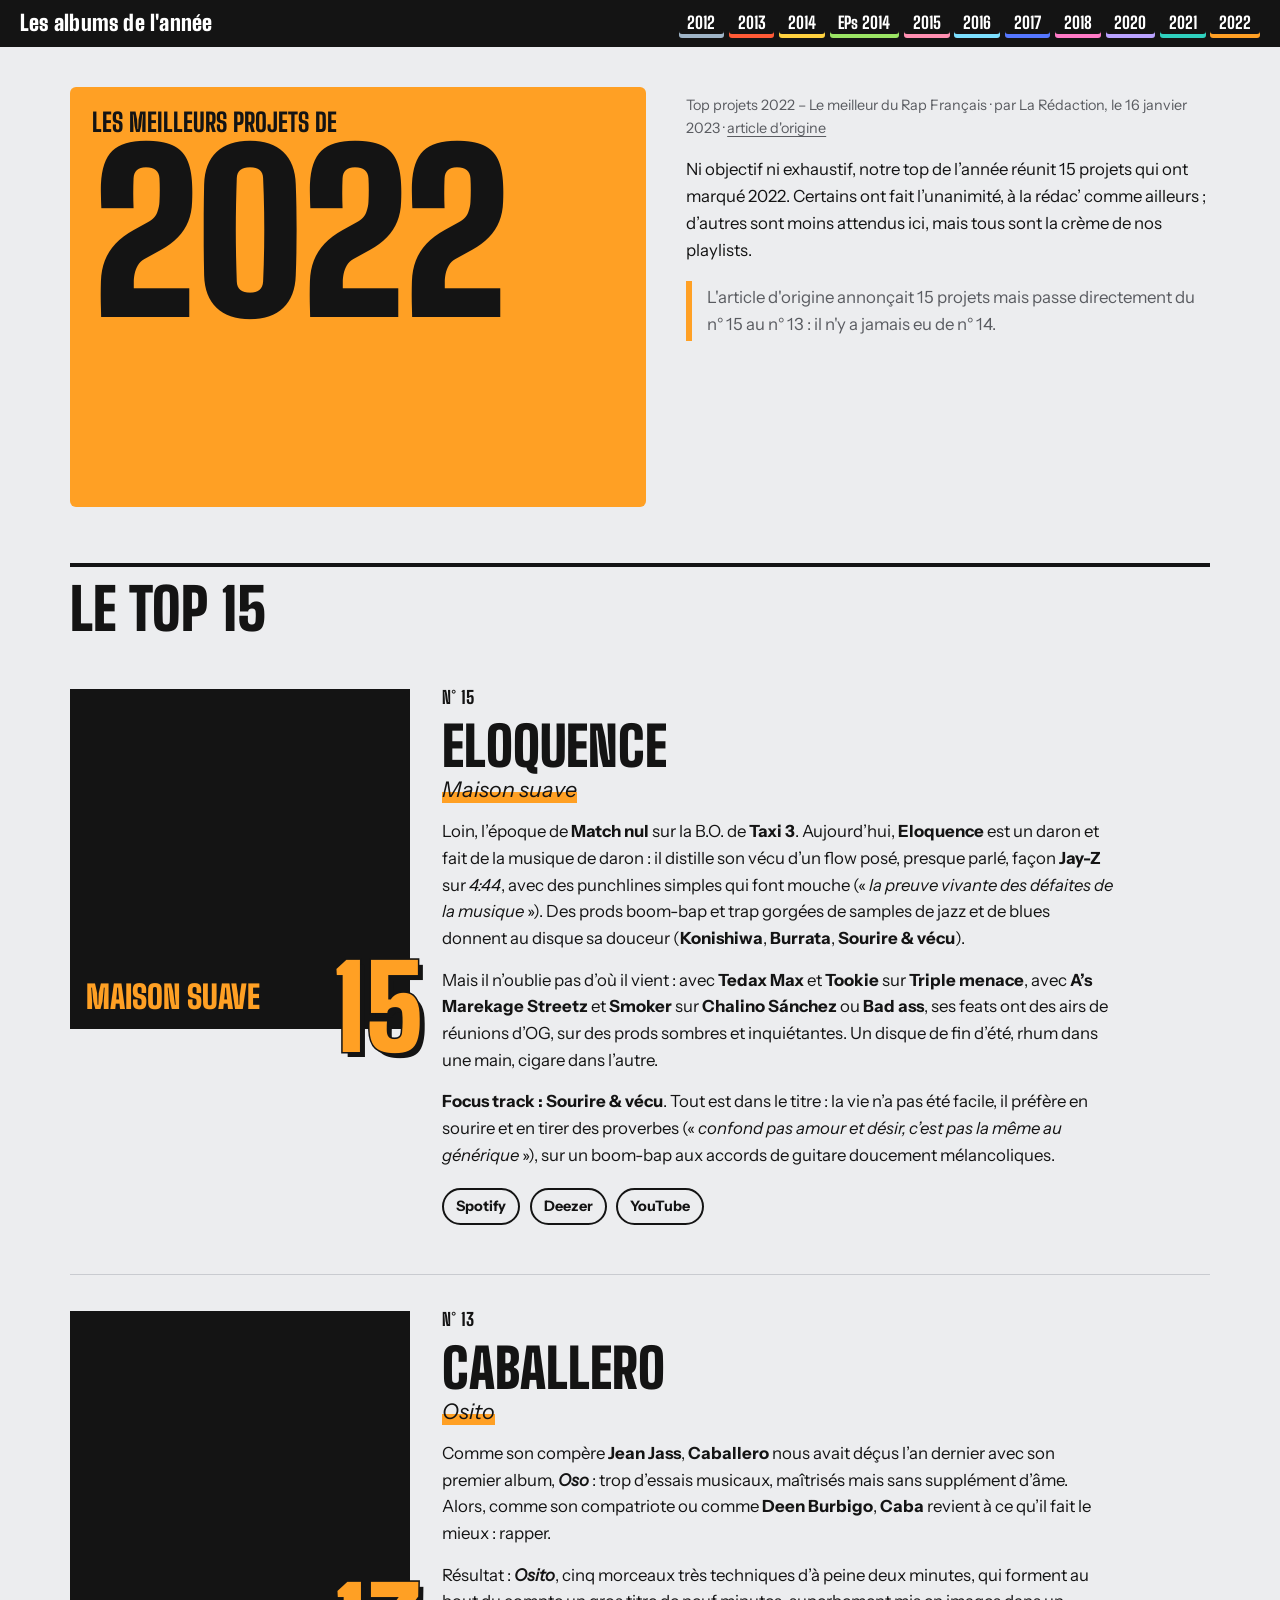
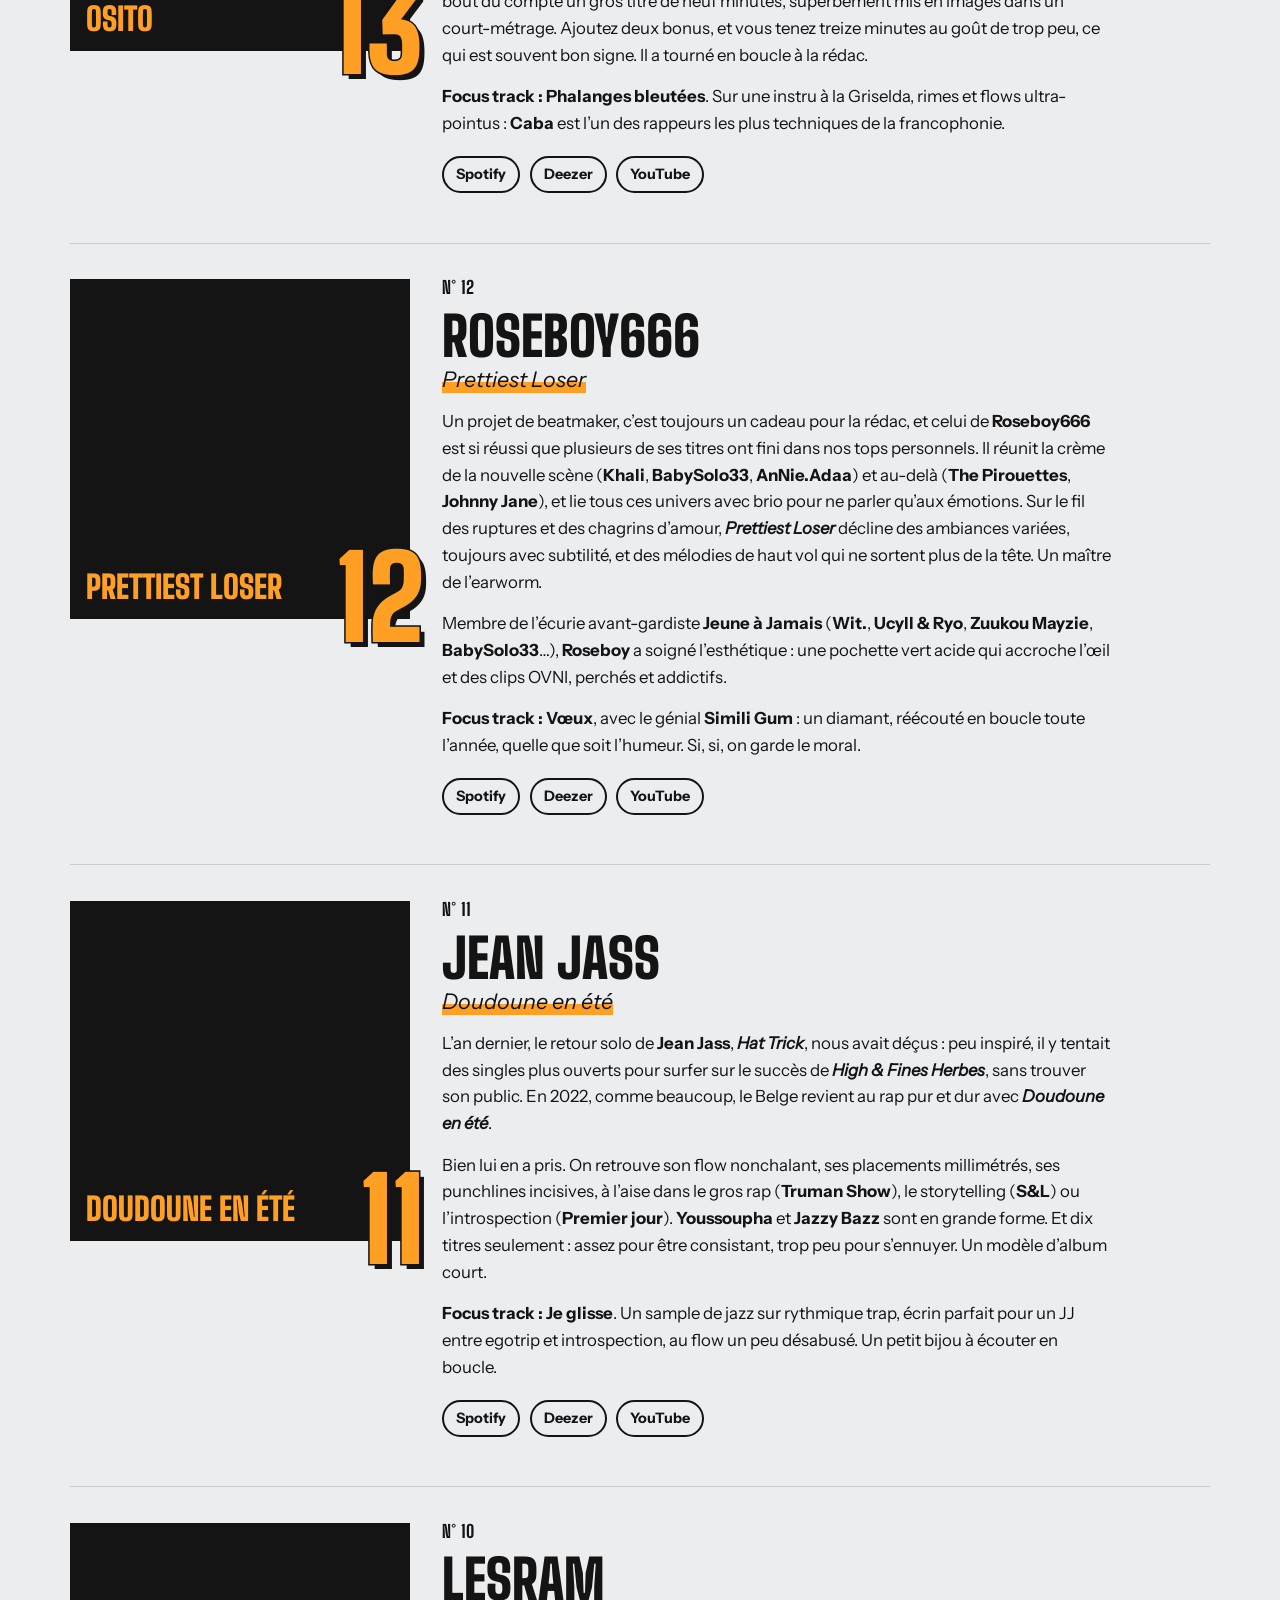
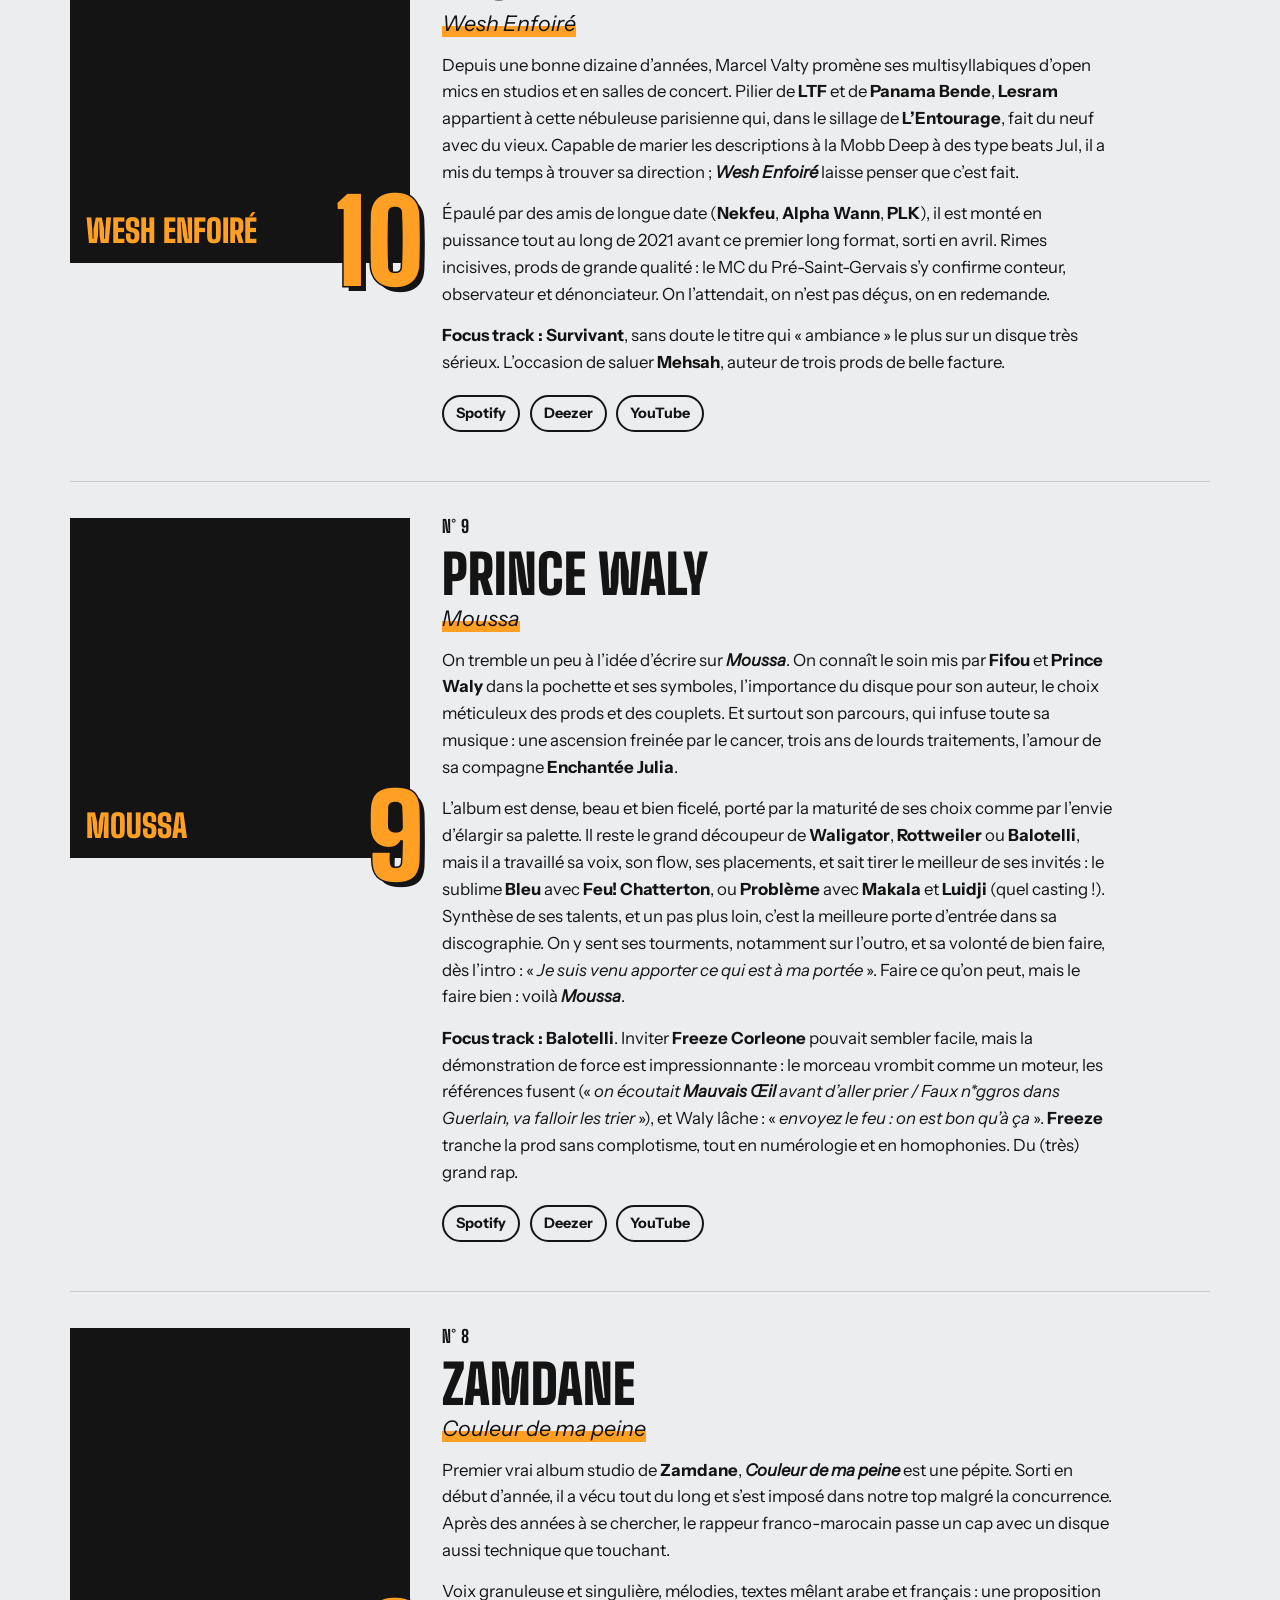
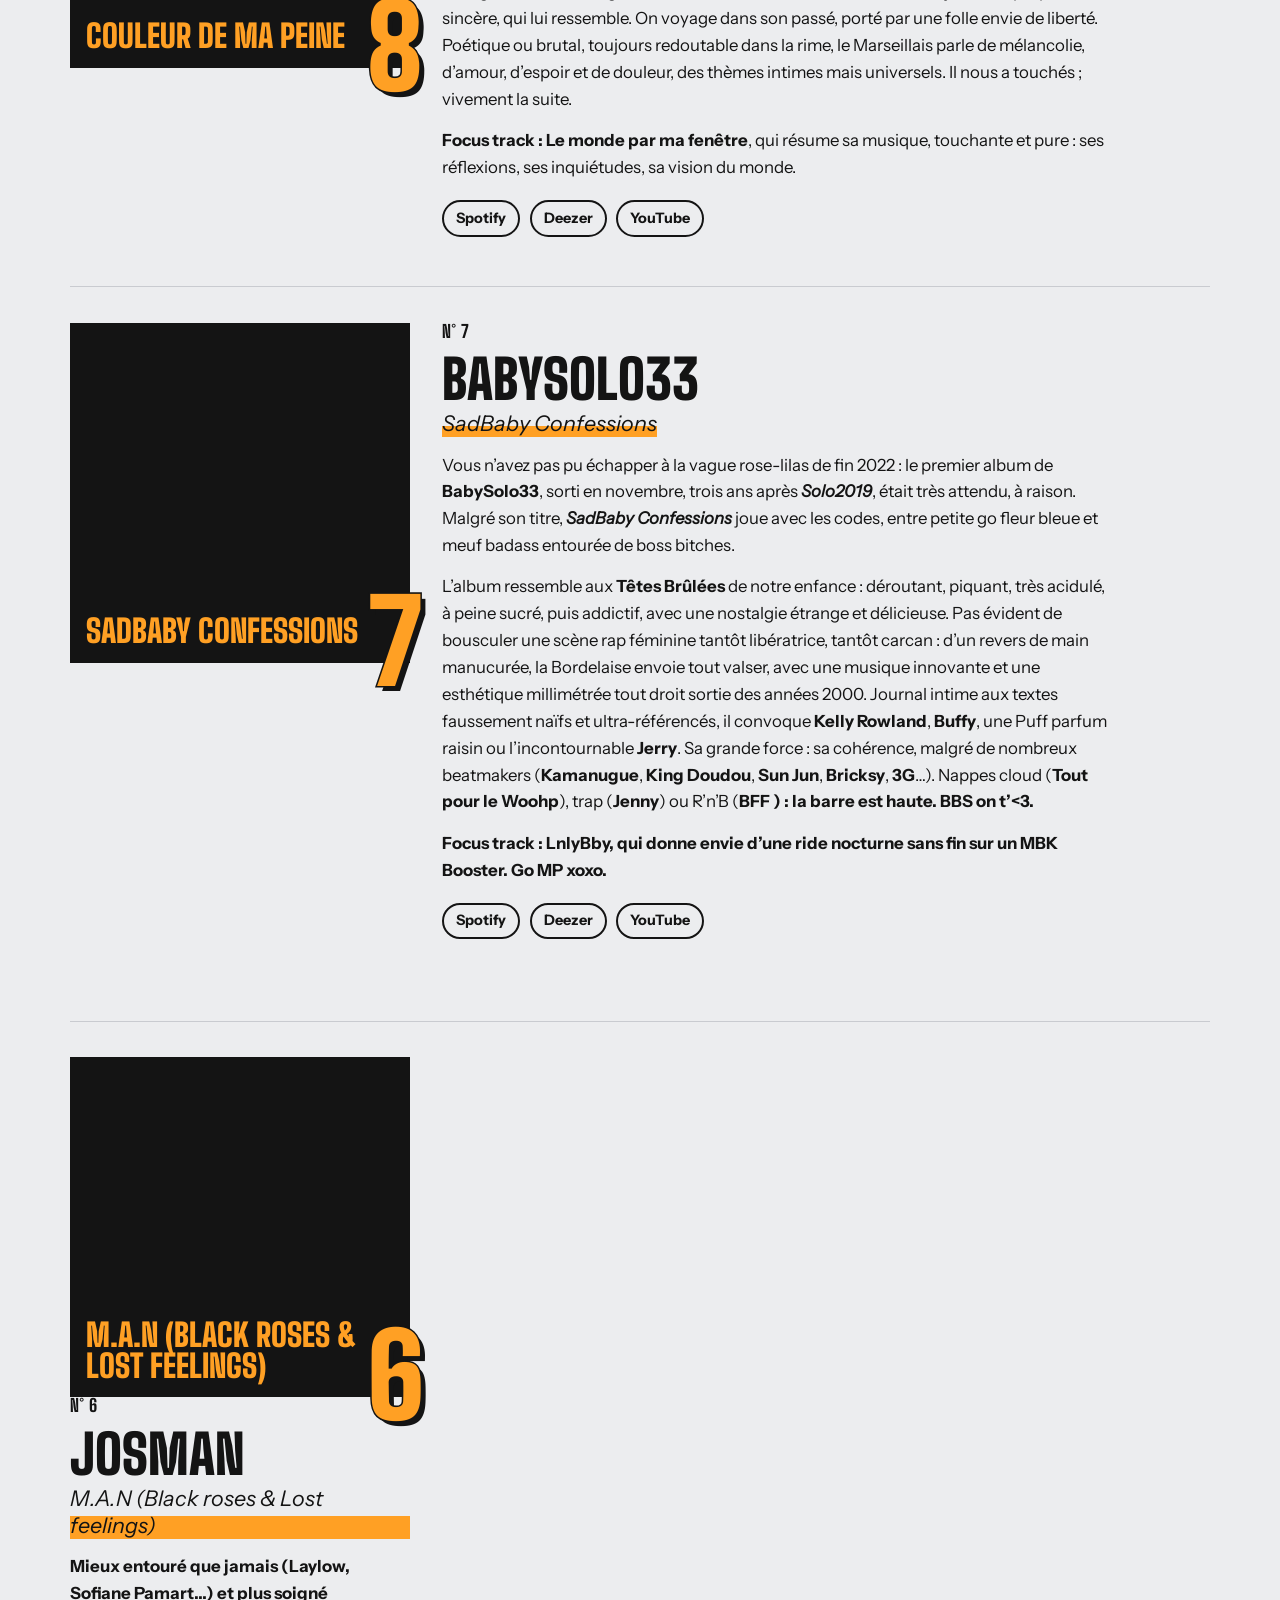
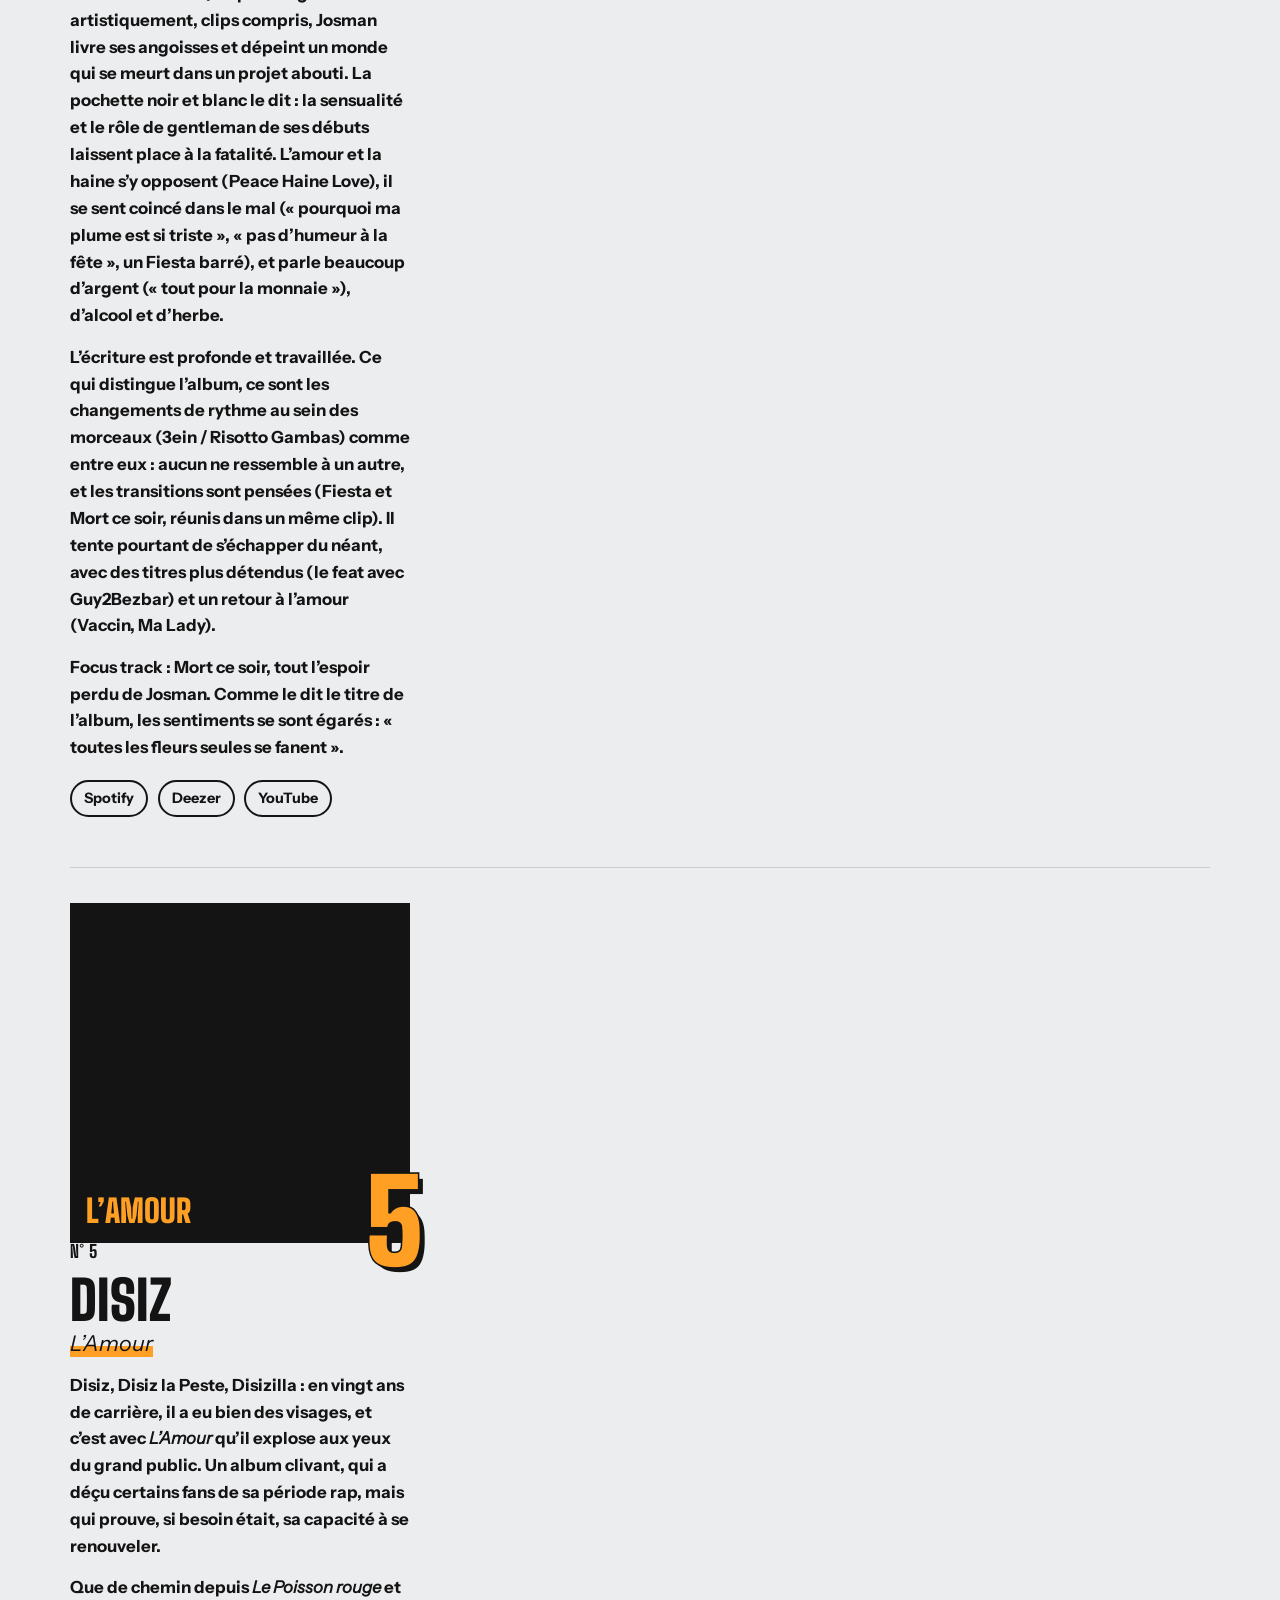
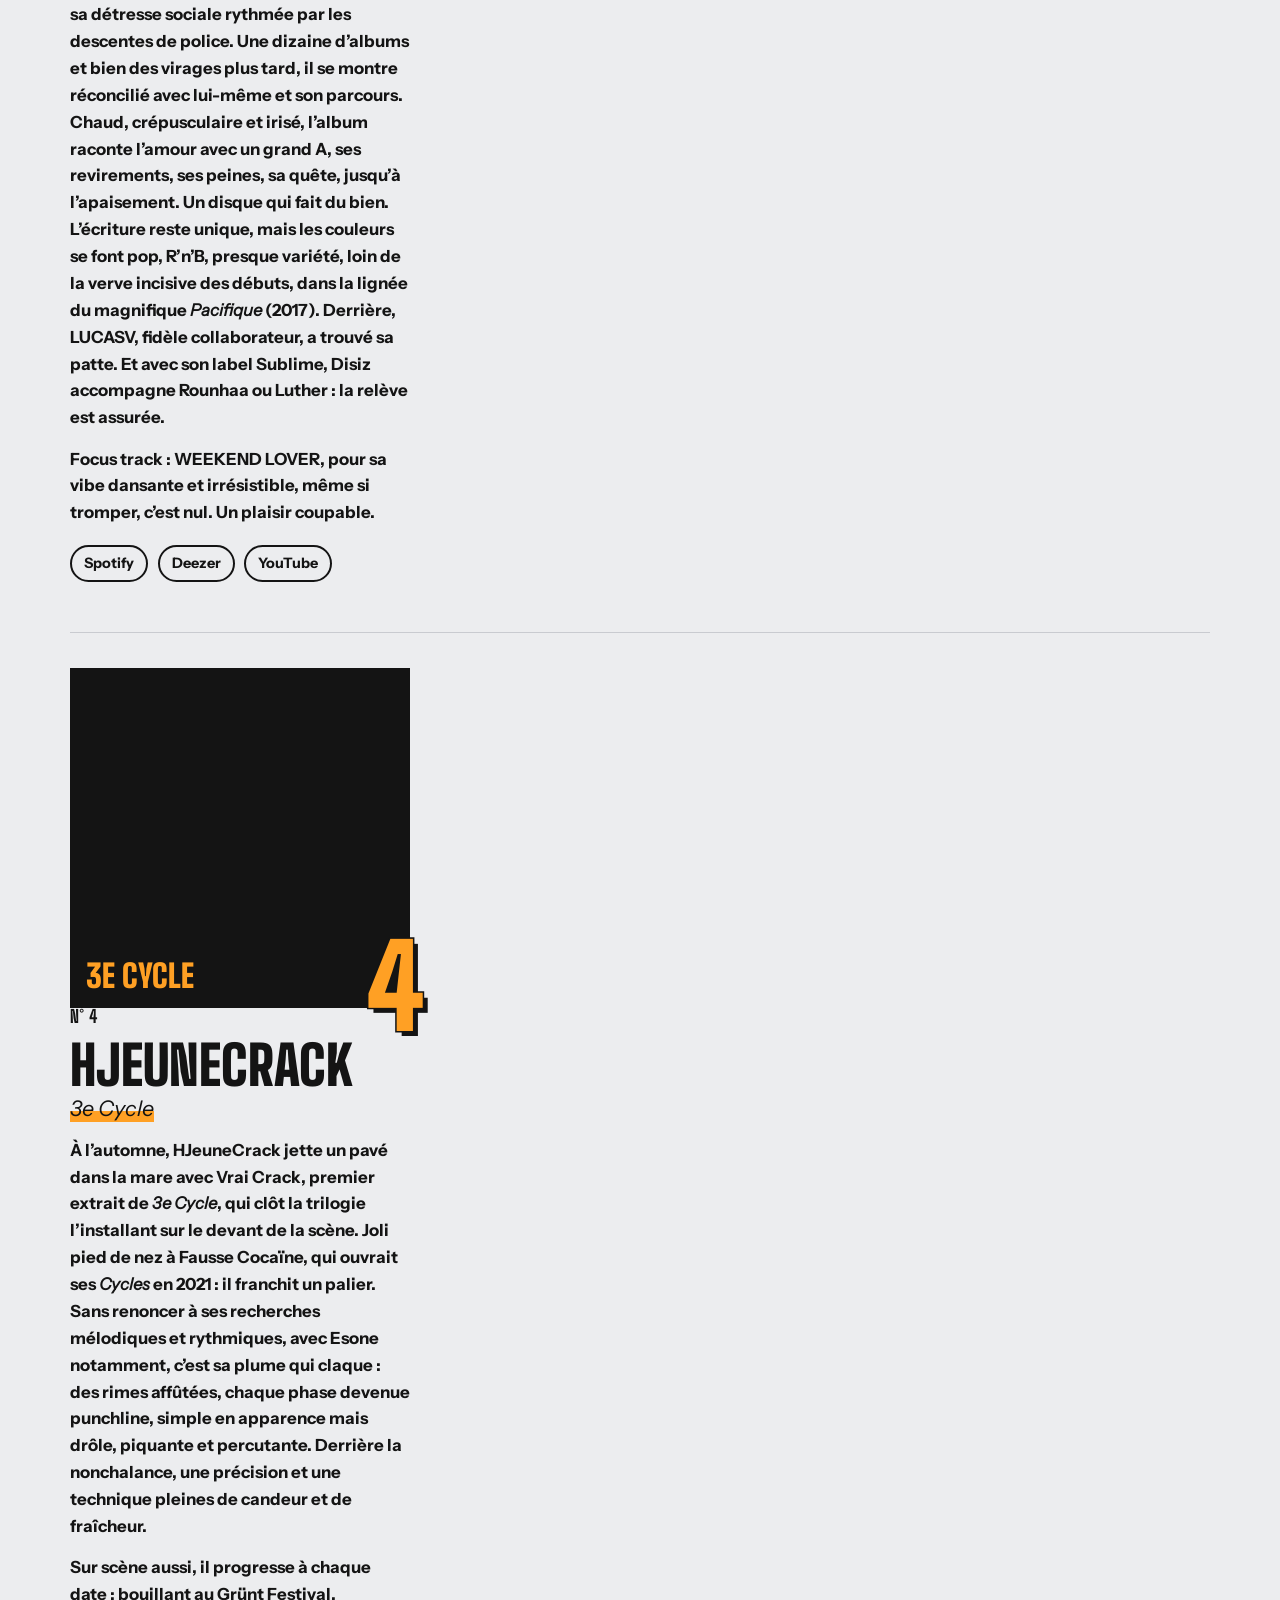
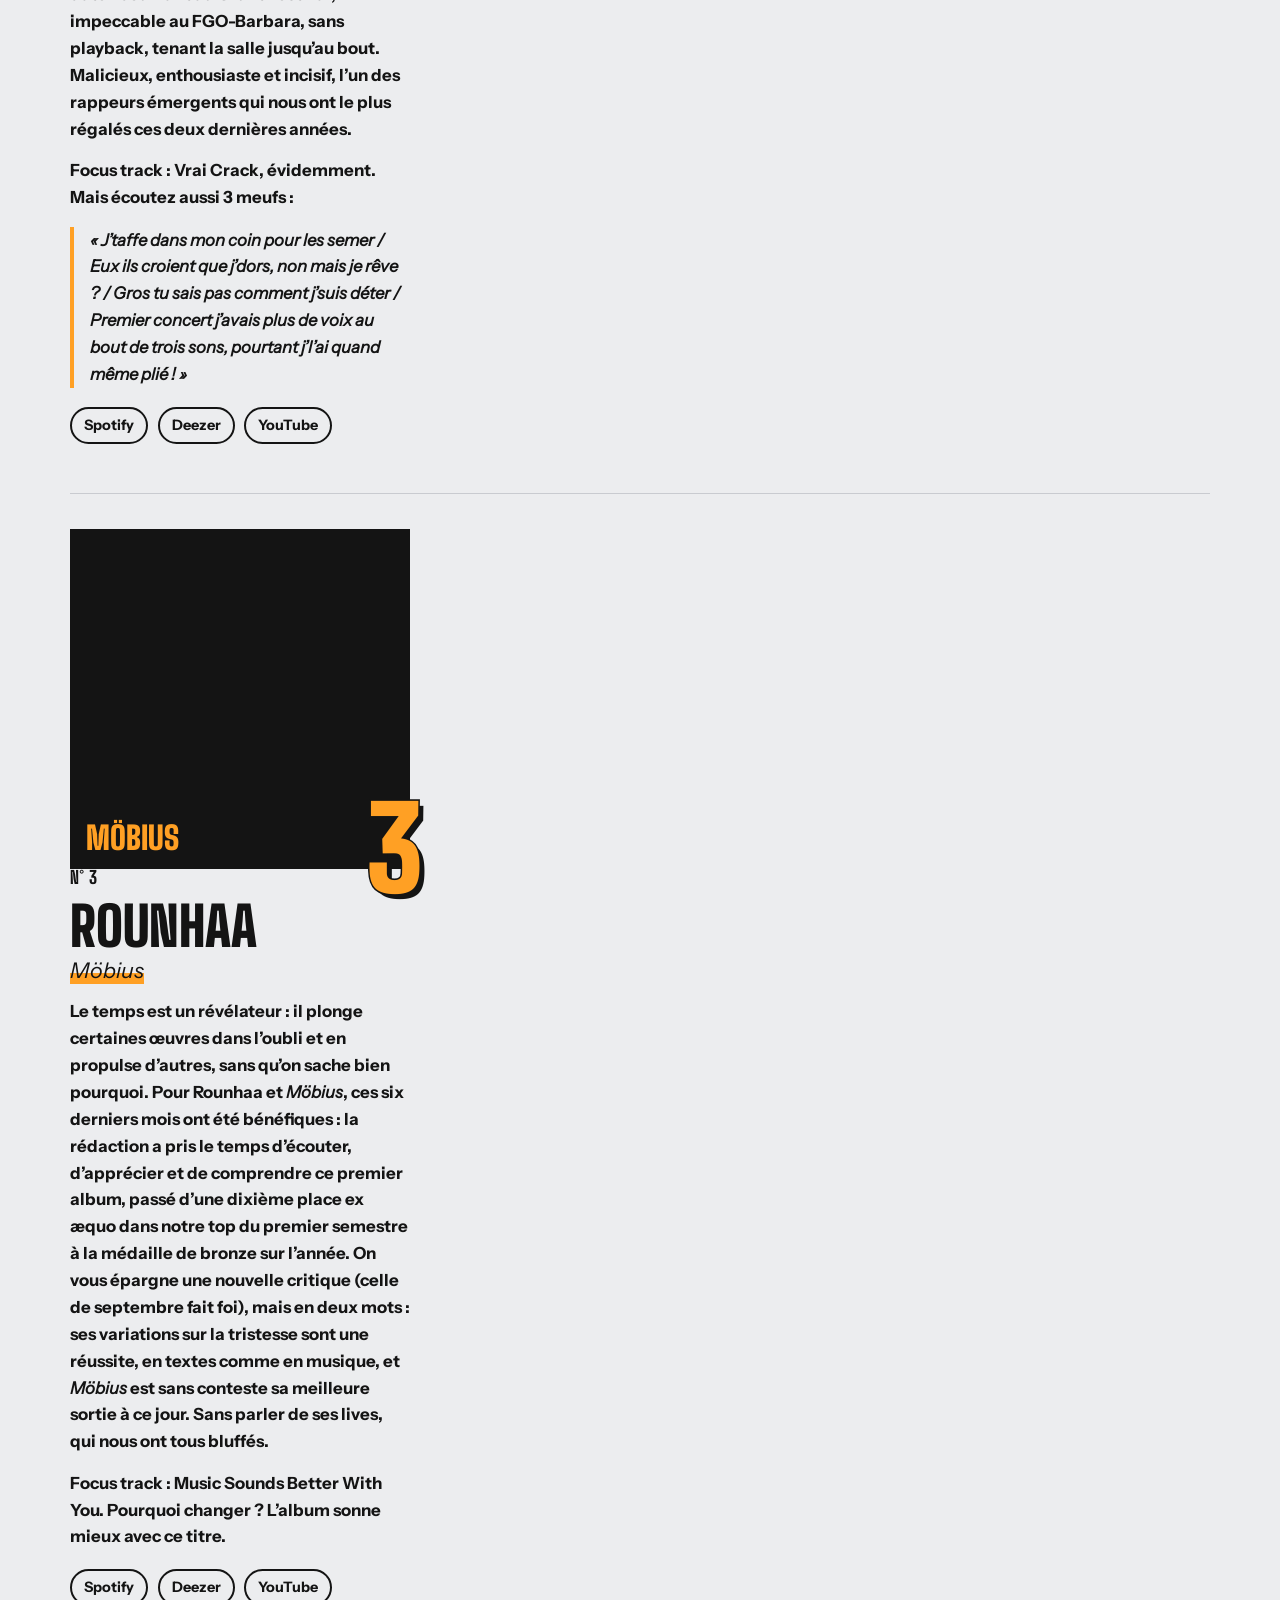
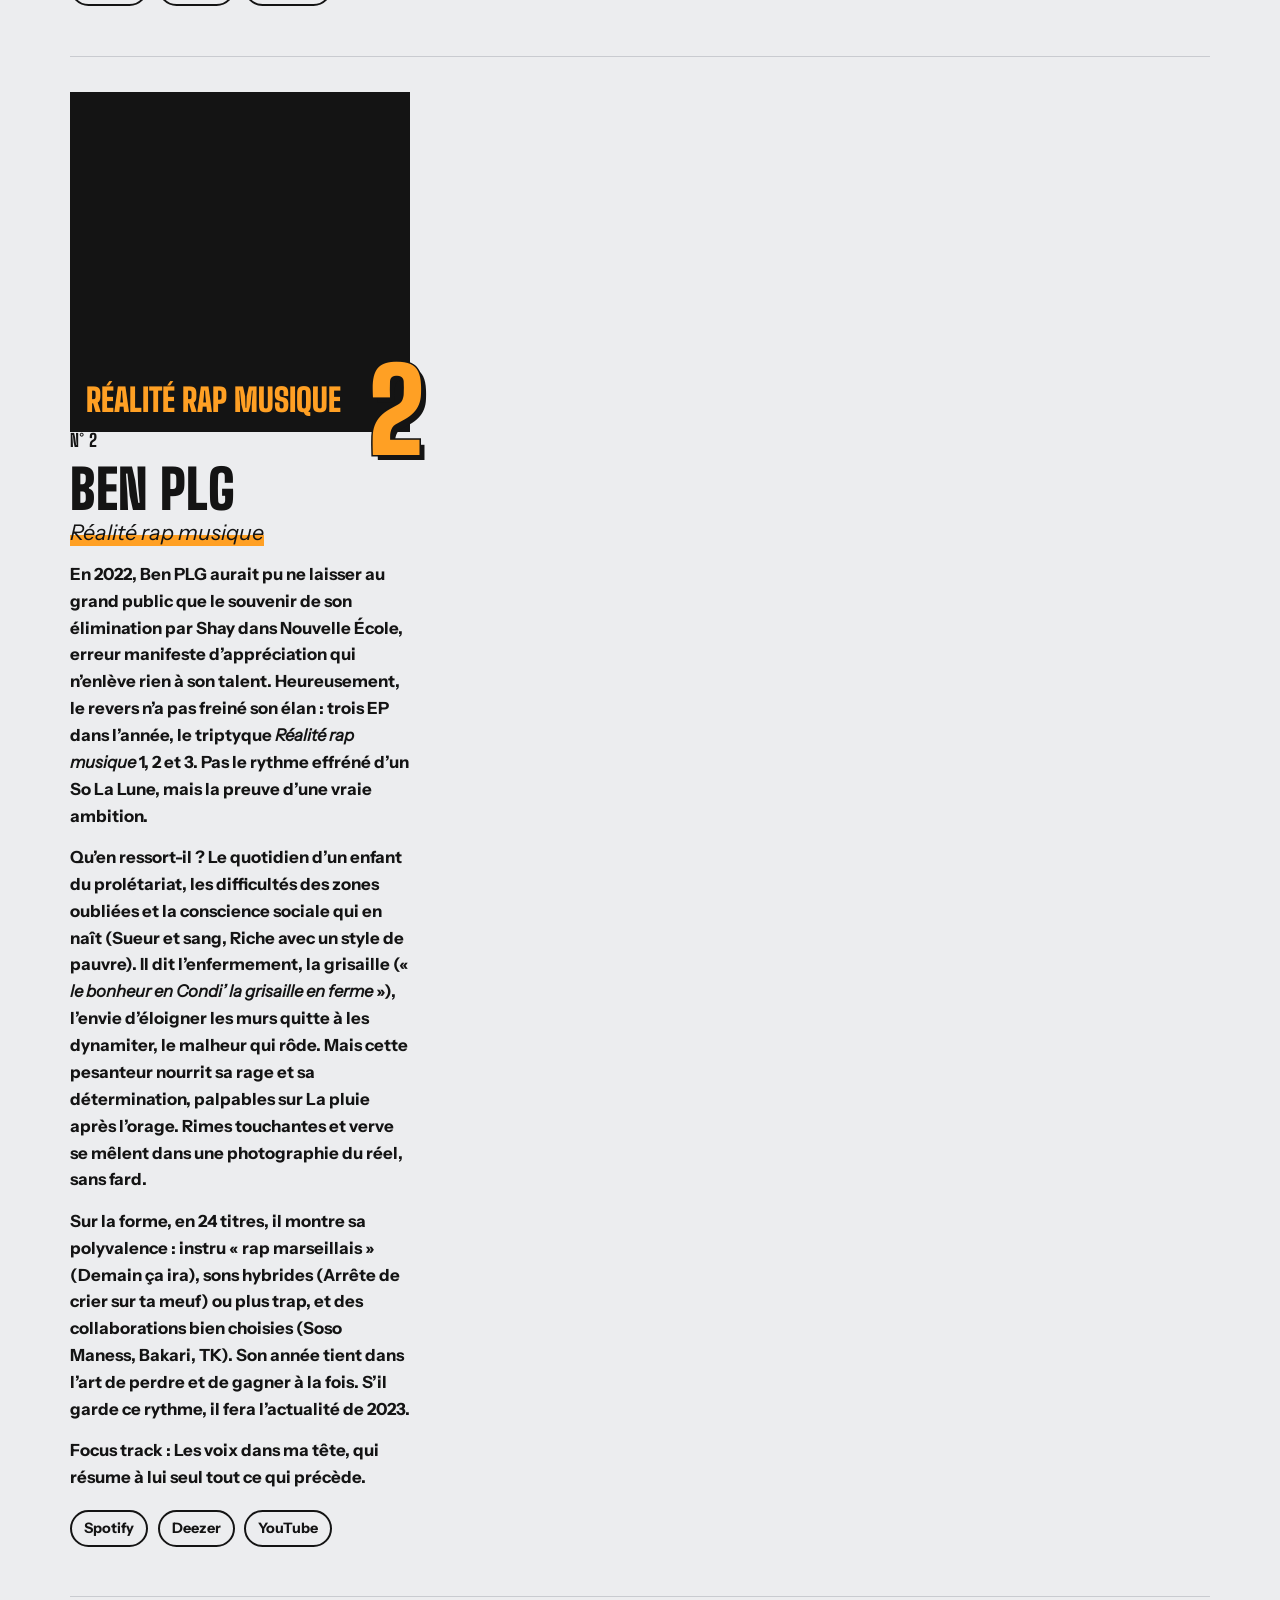
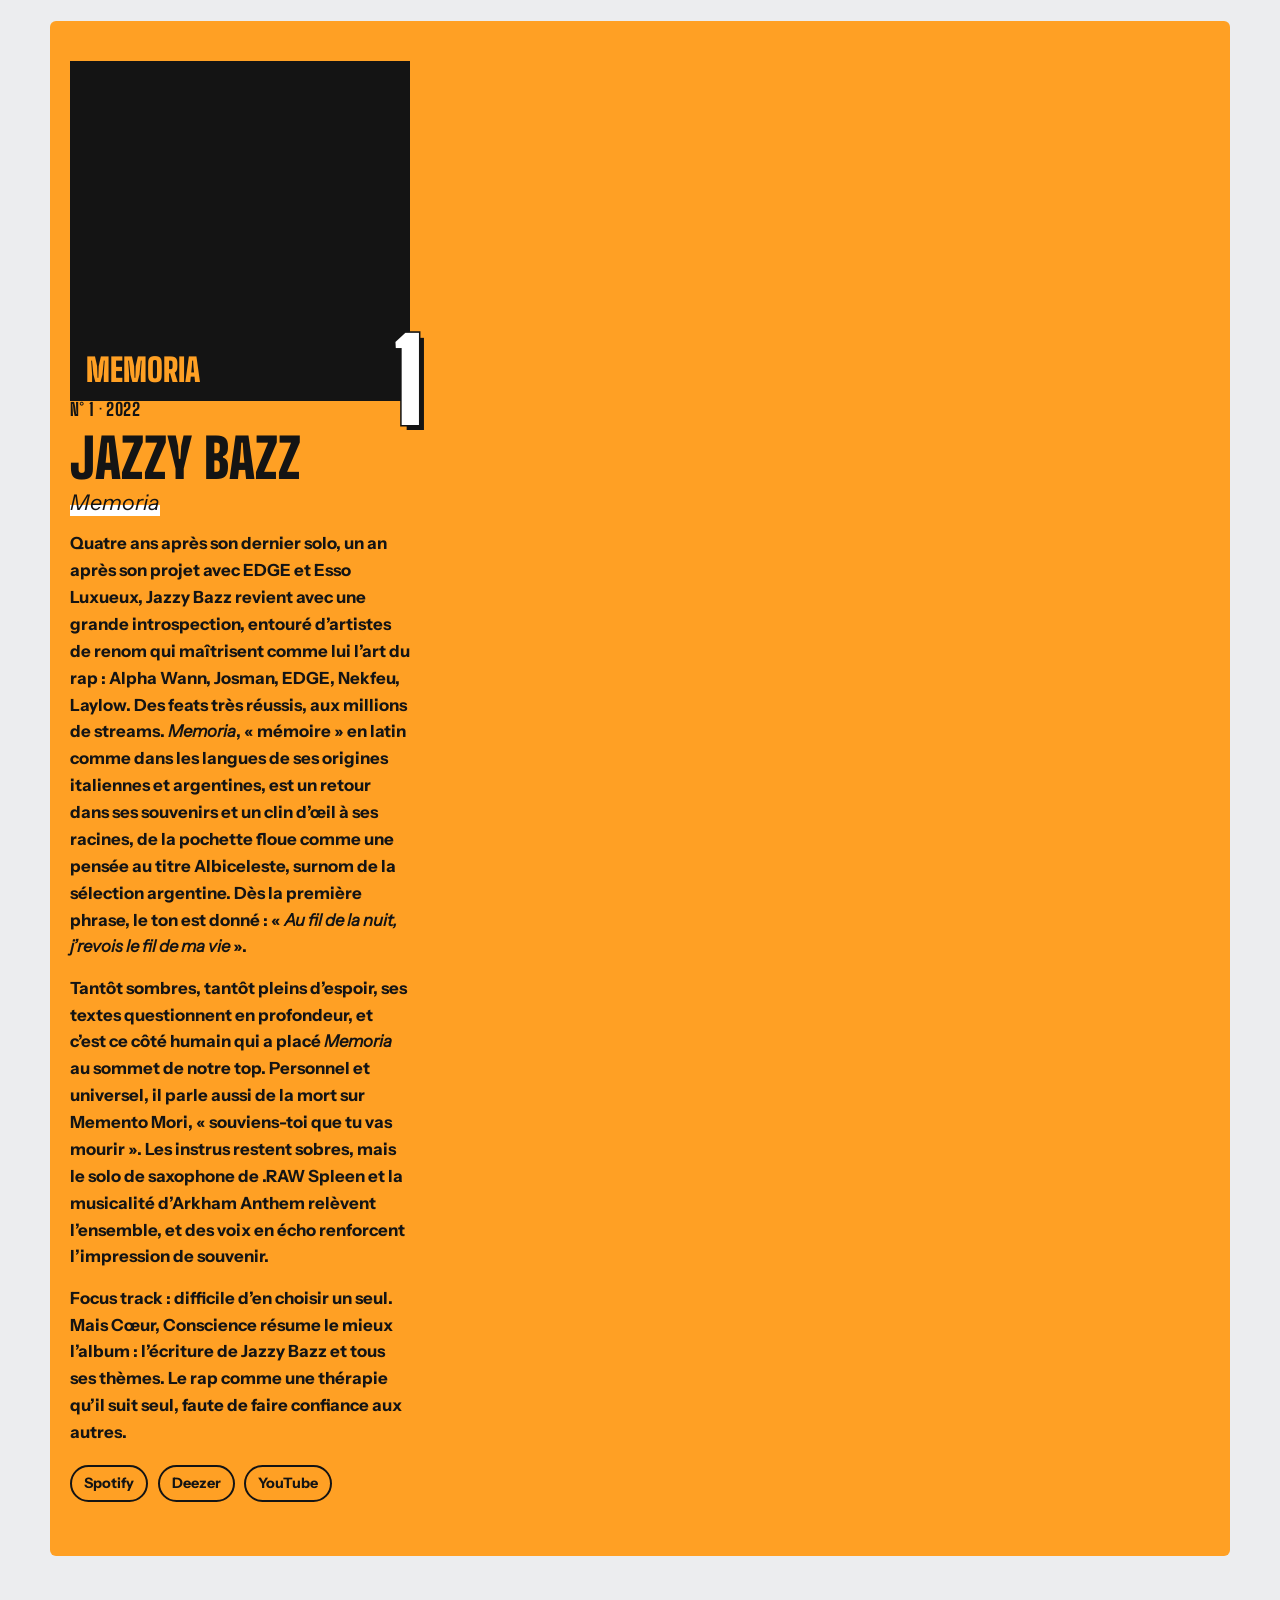
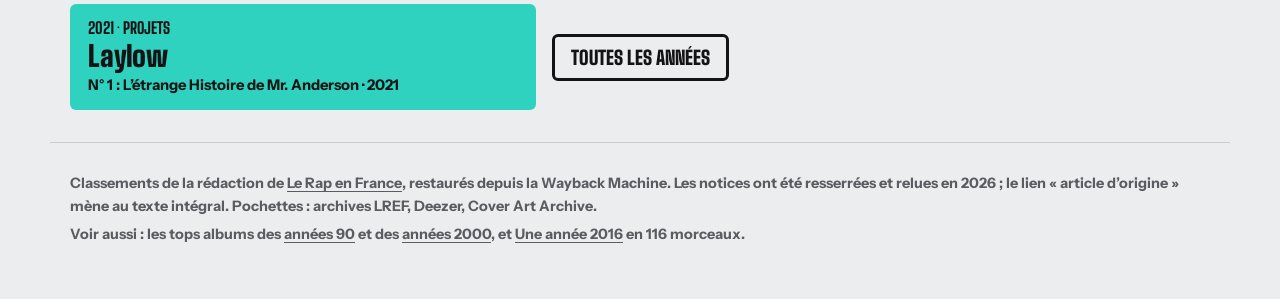
<file: 2022/index.html>
<!doctype html>
<html lang="fr"><head><meta charset="utf-8">
<meta name="viewport" content="width=device-width,initial-scale=1">
<title>Les meilleurs projets de 2022 · LREF</title>
<meta name="description" content="Le classement des meilleurs projets de rap français de 2022 par la rédaction de Le Rap en France.">
<meta name="theme-color" content="#FFA024">
<link rel="stylesheet" href="/style.css?v=5">
<link rel="icon" href="data:image/svg+xml,%3Csvg xmlns='http://www.w3.org/2000/svg' viewBox='0 0 64 64'%3E%3Ccircle cx='32' cy='32' r='30' fill='%23141414'/%3E%3Ccircle cx='32' cy='32' r='9' fill='%23FFA024'/%3E%3C/svg%3E">
</head><body class="year" style="--c:#FFA024">
<header class="bar"><a class="home" href="/">Les albums de l'année</a><nav aria-label="Années"><a href="/2012/" style="--c:#9FB4C7">2012</a><a href="/2013/" style="--c:#FF5A36">2013</a><a href="/2014/" style="--c:#FFD23F">2014</a><a href="/2014-ep/" style="--c:#9BE564">EPs 2014</a><a href="/2015/" style="--c:#FF8FB1">2015</a><a href="/2016/" style="--c:#7CE0FF">2016</a><a href="/2017/" style="--c:#5577FF">2017</a><a href="/2018/" style="--c:#FF7AC6">2018</a><a href="/2020/" style="--c:#B9A2FF">2020</a><a href="/2021/" style="--c:#2FD1BF">2021</a><a href="/2022/" style="--c:#FFA024">2022</a></nav></header>
<main>
<section class="yhero">
  <div class="ywrap">
    <p class="kind">Les meilleurs projets de</p>
    <h1>2022</h1>
    <div class="stack" aria-hidden="true"><img src="https://cdn-images.dzcdn.net/images/cover/594754de90ec0b807229f9c985289530/500x500-000000-80-0-0.jpg" alt="" onerror="this.remove()"><img src="https://cdn-images.dzcdn.net/images/cover/53095961a8f74061788cce8313578b40/500x500-000000-80-0-0.jpg" alt="" onerror="this.remove()"><img src="https://cdn-images.dzcdn.net/images/cover/639d951fd5f1721eea37803191e9d55c/500x500-000000-80-0-0.jpg" alt="" onerror="this.remove()"></div>
  </div>
  <div class="lede">
    <p class="by">Top projets 2022 – Le meilleur du Rap Français · par La Rédaction, le 16 janvier 2023 · <a href="https://lref.fr/a/top-projets-2022-le-meilleur-du-rap-francais/">article d'origine</a></p>
    <p>Ni objectif ni exhaustif, notre top de l’année réunit 15 projets qui ont marqué 2022. Certains ont fait l’unanimité, à la rédac’ comme ailleurs ; d’autres sont moins attendus ici, mais tous sont la crème de nos playlists.</p>
    <p class="note">L&#x27;article d&#x27;origine annonçait 15 projets mais passe directement du n° 15 au n° 13 : il n&#x27;y a jamais eu de n° 14.</p>
  </div>
</section>
<h2 class="sec">Le top 15</h2>
<ol class="list">
<li class="al" id="n15">
  <div class="sleeve">
    <span class="ph" aria-hidden="true">Maison suave</span>
    <img src="https://cdn-images.dzcdn.net/images/cover/a4101c1f02ba977c37898efc2e25d816/500x500-000000-80-0-0.jpg" alt="Pochette de Maison suave, Eloquence" loading="lazy" onerror="this.remove()">
    <span class="rk" aria-hidden="true">15</span>
  </div>
  <div class="tx">
    <p class="pos">N° 15</p>
    <h2><span class="ar">Eloquence</span> <span class="ti">Maison suave</span></h2>
    <p>Loin, l’époque de <strong>Match nul</strong> sur la B.O. de <strong>Taxi 3</strong>. Aujourd’hui, <strong>Eloquence</strong> est un daron et fait de la musique de daron : il distille son vécu d’un flow posé, presque parlé, façon <strong>Jay-Z</strong> sur <em>4:44</em>, avec des punchlines simples qui font mouche (« <em>la preuve vivante des défaites de la musique</em> »). Des prods boom-bap et trap gorgées de samples de jazz et de blues donnent au disque sa douceur (<strong>Konishiwa</strong>, <strong>Burrata</strong>, <strong>Sourire & vécu</strong>).</p><p>Mais il n’oublie pas d’où il vient : avec <strong>Tedax Max</strong> et <strong>Tookie</strong> sur <strong>Triple menace</strong>, avec <strong>A’s Marekage Streetz</strong> et <strong>Smoker</strong> sur <strong>Chalino Sánchez</strong> ou <strong>Bad ass</strong>, ses feats ont des airs de réunions d’OG, sur des prods sombres et inquiétantes. Un disque de fin d’été, rhum dans une main, cigare dans l’autre.</p><p><strong>Focus track :</strong> <strong>Sourire & vécu</strong>. Tout est dans le titre : la vie n’a pas été facile, il préfère en sourire et en tirer des proverbes (« <em>confond pas amour et désir, c’est pas la même au générique</em> »), sur un boom-bap aux accords de guitare doucement mélancoliques.</p>
    <p class="ls"><a href="https://open.spotify.com/search/Eloquence%20Maison%20suave">Spotify</a>
    <a href="https://www.deezer.com/search/Eloquence%20Maison%20suave/album">Deezer</a>
    <a href="https://www.youtube.com/results?search_query=Eloquence+Maison+suave">YouTube</a></p>
  </div>
</li><li class="al" id="n13">
  <div class="sleeve">
    <span class="ph" aria-hidden="true">Osito</span>
    <img src="https://cdn-images.dzcdn.net/images/cover/c1cceacc1a9c8330ecd3486f162552e1/500x500-000000-80-0-0.jpg" alt="Pochette de Osito, Caballero" loading="lazy" onerror="this.remove()">
    <span class="rk" aria-hidden="true">13</span>
  </div>
  <div class="tx">
    <p class="pos">N° 13</p>
    <h2><span class="ar">Caballero</span> <span class="ti">Osito</span></h2>
    <p>Comme son compère <strong>Jean Jass</strong>, <strong>Caballero</strong> nous avait déçus l’an dernier avec son premier album, <strong><em>Oso</em></strong> : trop d’essais musicaux, maîtrisés mais sans supplément d’âme. Alors, comme son compatriote ou comme <strong>Deen Burbigo</strong>, <strong>Caba</strong> revient à ce qu’il fait le mieux : rapper.</p><p>Résultat : <em><strong>Osito</strong></em>, cinq morceaux très techniques d’à peine deux minutes, qui forment au bout du compte un gros titre de neuf minutes, superbement mis en images dans un court-métrage. Ajoutez deux bonus, et vous tenez treize minutes au goût de trop peu, ce qui est souvent bon signe. Il a tourné en boucle à la rédac.</p><p><strong>Focus track :</strong> <strong>Phalanges bleutées</strong>. Sur une instru à la Griselda, rimes et flows ultra-pointus : <strong>Caba</strong> est l’un des rappeurs les plus techniques de la francophonie.</p>
    <p class="ls"><a href="https://open.spotify.com/search/Caballero%20Osito">Spotify</a>
    <a href="https://www.deezer.com/search/Caballero%20Osito/album">Deezer</a>
    <a href="https://www.youtube.com/results?search_query=Caballero+Osito">YouTube</a></p>
  </div>
</li><li class="al" id="n12">
  <div class="sleeve">
    <span class="ph" aria-hidden="true">Prettiest Loser</span>
    <img src="https://cdn-images.dzcdn.net/images/cover/9b763cbdacb2c7ea5efaa55df9357675/500x500-000000-80-0-0.jpg" alt="Pochette de Prettiest Loser, Roseboy666" loading="lazy" onerror="this.remove()">
    <span class="rk" aria-hidden="true">12</span>
  </div>
  <div class="tx">
    <p class="pos">N° 12</p>
    <h2><span class="ar">Roseboy666</span> <span class="ti">Prettiest Loser</span></h2>
    <p>Un projet de beatmaker, c’est toujours un cadeau pour la rédac, et celui de <strong>Roseboy666</strong> est si réussi que plusieurs de ses titres ont fini dans nos tops personnels. Il réunit la crème de la nouvelle scène (<strong>Khali</strong>, <strong>BabySolo33</strong>, <strong>AnNie.Adaa</strong>) et au-delà (<strong>The Pirouettes</strong>, <strong>Johnny Jane</strong>), et lie tous ces univers avec brio pour ne parler qu’aux émotions. Sur le fil des ruptures et des chagrins d’amour, <strong><em>Prettiest Loser</em></strong> décline des ambiances variées, toujours avec subtilité, et des mélodies de haut vol qui ne sortent plus de la tête. Un maître de l’earworm.</p><p>Membre de l’écurie avant-gardiste <strong>Jeune à Jamais</strong> (<strong>Wit.</strong>, <strong>Ucyll & Ryo</strong>, <strong>Zuukou Mayzie</strong>, <strong>BabySolo33</strong>…), <strong>Roseboy</strong> a soigné l’esthétique : une pochette vert acide qui accroche l’œil et des clips OVNI, perchés et addictifs.</p><p><strong>Focus track :</strong> <strong>Vœux</strong>, avec le génial <strong>Simili Gum</strong> : un diamant, réécouté en boucle toute l’année, quelle que soit l’humeur. Si, si, on garde le moral.</p>
    <p class="ls"><a href="https://open.spotify.com/search/Roseboy666%20Prettiest%20Loser">Spotify</a>
    <a href="https://www.deezer.com/search/Roseboy666%20Prettiest%20Loser/album">Deezer</a>
    <a href="https://www.youtube.com/results?search_query=Roseboy666+Prettiest+Loser">YouTube</a></p>
  </div>
</li><li class="al" id="n11">
  <div class="sleeve">
    <span class="ph" aria-hidden="true">Doudoune en été</span>
    <img src="https://cdn-images.dzcdn.net/images/cover/5d28d9d182449ff7d2042b9c1240664b/500x500-000000-80-0-0.jpg" alt="Pochette de Doudoune en été, Jean Jass" loading="lazy" onerror="this.remove()">
    <span class="rk" aria-hidden="true">11</span>
  </div>
  <div class="tx">
    <p class="pos">N° 11</p>
    <h2><span class="ar">Jean Jass</span> <span class="ti">Doudoune en été</span></h2>
    <p>L’an dernier, le retour solo de <strong>Jean Jass</strong>, <em><strong>Hat Trick</strong></em>, nous avait déçus : peu inspiré, il y tentait des singles plus ouverts pour surfer sur le succès de <em><strong>High & Fines Herbes</strong></em>, sans trouver son public. En 2022, comme beaucoup, le Belge revient au rap pur et dur avec <strong><em>Doudoune en été</em></strong>.</p><p>Bien lui en a pris. On retrouve son flow nonchalant, ses placements millimétrés, ses punchlines incisives, à l’aise dans le gros rap (<strong>Truman Show</strong>), le storytelling (<strong>S&L</strong>) ou l’introspection (<strong>Premier jour</strong>). <strong>Youssoupha</strong> et <strong>Jazzy Bazz</strong> sont en grande forme. Et dix titres seulement : assez pour être consistant, trop peu pour s’ennuyer. Un modèle d’album court.</p><p><strong>Focus track :</strong> <strong>Je glisse</strong>. Un sample de jazz sur rythmique trap, écrin parfait pour un JJ entre egotrip et introspection, au flow un peu désabusé. Un petit bijou à écouter en boucle.</p>
    <p class="ls"><a href="https://open.spotify.com/search/Jean%20Jass%20Doudoune%20en%20%C3%A9t%C3%A9">Spotify</a>
    <a href="https://www.deezer.com/search/Jean%20Jass%20Doudoune%20en%20%C3%A9t%C3%A9/album">Deezer</a>
    <a href="https://www.youtube.com/results?search_query=Jean+Jass+Doudoune+en+%C3%A9t%C3%A9">YouTube</a></p>
  </div>
</li><li class="al" id="n10">
  <div class="sleeve">
    <span class="ph" aria-hidden="true">Wesh Enfoiré</span>
    <img src="https://cdn-images.dzcdn.net/images/cover/35c3e6026e5c11bd4008d20749294da1/500x500-000000-80-0-0.jpg" alt="Pochette de Wesh Enfoiré, Lesram" loading="lazy" onerror="this.remove()">
    <span class="rk" aria-hidden="true">10</span>
  </div>
  <div class="tx">
    <p class="pos">N° 10</p>
    <h2><span class="ar">Lesram</span> <span class="ti">Wesh Enfoiré</span></h2>
    <p>Depuis une bonne dizaine d’années, Marcel Valty promène ses multisyllabiques d’open mics en studios et en salles de concert. Pilier de <strong>LTF</strong> et de <strong>Panama Bende</strong>, <strong>Lesram</strong> appartient à cette nébuleuse parisienne qui, dans le sillage de <strong>L’Entourage</strong>, fait du neuf avec du vieux. Capable de marier les descriptions à la Mobb Deep à des type beats Jul, il a mis du temps à trouver sa direction ; <strong><em>Wesh Enfoiré</em></strong> laisse penser que c’est fait.</p><p>Épaulé par des amis de longue date (<strong>Nekfeu</strong>, <strong>Alpha Wann</strong>, <strong>PLK</strong>), il est monté en puissance tout au long de 2021 avant ce premier long format, sorti en avril. Rimes incisives, prods de grande qualité : le MC du Pré-Saint-Gervais s’y confirme conteur, observateur et dénonciateur. On l’attendait, on n’est pas déçus, on en redemande.</p><p><strong>Focus track :</strong> <strong>Survivant</strong>, sans doute le titre qui « ambiance » le plus sur un disque très sérieux. L’occasion de saluer <strong>Mehsah</strong>, auteur de trois prods de belle facture.</p>
    <p class="ls"><a href="https://open.spotify.com/search/Lesram%20Wesh%20Enfoir%C3%A9">Spotify</a>
    <a href="https://www.deezer.com/search/Lesram%20Wesh%20Enfoir%C3%A9/album">Deezer</a>
    <a href="https://www.youtube.com/results?search_query=Lesram+Wesh+Enfoir%C3%A9">YouTube</a></p>
  </div>
</li><li class="al" id="n9">
  <div class="sleeve">
    <span class="ph" aria-hidden="true">Moussa</span>
    <img src="https://cdn-images.dzcdn.net/images/cover/d13f759d5f7851eb6b85998d0cc2e731/500x500-000000-80-0-0.jpg" alt="Pochette de Moussa, Prince Waly" loading="lazy" onerror="this.remove()">
    <span class="rk" aria-hidden="true">9</span>
  </div>
  <div class="tx">
    <p class="pos">N° 9</p>
    <h2><span class="ar">Prince Waly</span> <span class="ti">Moussa</span></h2>
    <p>On tremble un peu à l’idée d’écrire sur <strong><em>Moussa</em></strong>. On connaît le soin mis par <strong>Fifou</strong> et <strong>Prince Waly</strong> dans la pochette et ses symboles, l’importance du disque pour son auteur, le choix méticuleux des prods et des couplets. Et surtout son parcours, qui infuse toute sa musique : une ascension freinée par le cancer, trois ans de lourds traitements, l’amour de sa compagne <strong>Enchantée Julia</strong>.</p><p>L’album est dense, beau et bien ficelé, porté par la maturité de ses choix comme par l’envie d’élargir sa palette. Il reste le grand découpeur de <strong>Waligator</strong>, <strong>Rottweiler</strong> ou <strong>Balotelli</strong>, mais il a travaillé sa voix, son flow, ses placements, et sait tirer le meilleur de ses invités : le sublime <strong>Bleu</strong> avec <strong>Feu! Chatterton</strong>, ou <strong>Problème</strong> avec <strong>Makala</strong> et <strong>Luidji</strong> (quel casting !). Synthèse de ses talents, et un pas plus loin, c’est la meilleure porte d’entrée dans sa discographie. On y sent ses tourments, notamment sur l’outro, et sa volonté de bien faire, dès l’intro : « <em>Je suis venu apporter ce qui est à ma portée</em> ». Faire ce qu’on peut, mais le faire bien : voilà <strong><em>Moussa</em></strong>.</p><p><strong>Focus track :</strong> <strong>Balotelli</strong>. Inviter <strong>Freeze Corleone</strong> pouvait sembler facile, mais la démonstration de force est impressionnante : le morceau vrombit comme un moteur, les références fusent (« <em>on écoutait <strong>Mauvais Œil</strong> avant d’aller prier / Faux n*ggros dans Guerlain, va falloir les trier</em> »), et Waly lâche : « <em>envoyez le feu : on est bon qu’à ça</em> ». <strong>Freeze</strong> tranche la prod sans complotisme, tout en numérologie et en homophonies. Du (très) grand rap.</p>
    <p class="ls"><a href="https://open.spotify.com/search/Prince%20Waly%20Moussa">Spotify</a>
    <a href="https://www.deezer.com/search/Prince%20Waly%20Moussa/album">Deezer</a>
    <a href="https://www.youtube.com/results?search_query=Prince+Waly+Moussa">YouTube</a></p>
  </div>
</li><li class="al" id="n8">
  <div class="sleeve">
    <span class="ph" aria-hidden="true">Couleur de ma peine</span>
    <img src="https://cdn-images.dzcdn.net/images/cover/b001c90f22859a35e746fc02b5b099dd/500x500-000000-80-0-0.jpg" alt="Pochette de Couleur de ma peine, Zamdane" loading="lazy" onerror="this.remove()">
    <span class="rk" aria-hidden="true">8</span>
  </div>
  <div class="tx">
    <p class="pos">N° 8</p>
    <h2><span class="ar">Zamdane</span> <span class="ti">Couleur de ma peine</span></h2>
    <p>Premier vrai album studio de <strong>Zamdane</strong>, <strong><em>Couleur de ma peine</em></strong> est une pépite. Sorti en début d’année, il a vécu tout du long et s’est imposé dans notre top malgré la concurrence. Après des années à se chercher, le rappeur franco-marocain passe un cap avec un disque aussi technique que touchant.</p><p>Voix granuleuse et singulière, mélodies, textes mêlant arabe et français : une proposition sincère, qui lui ressemble. On voyage dans son passé, porté par une folle envie de liberté. Poétique ou brutal, toujours redoutable dans la rime, le Marseillais parle de mélancolie, d’amour, d’espoir et de douleur, des thèmes intimes mais universels. Il nous a touchés ; vivement la suite.</p><p><strong>Focus track :</strong> <strong>Le monde par ma fenêtre</strong>, qui résume sa musique, touchante et pure : ses réflexions, ses inquiétudes, sa vision du monde.</p>
    <p class="ls"><a href="https://open.spotify.com/search/Zamdane%20Couleur%20de%20ma%20peine">Spotify</a>
    <a href="https://www.deezer.com/search/Zamdane%20Couleur%20de%20ma%20peine/album">Deezer</a>
    <a href="https://www.youtube.com/results?search_query=Zamdane+Couleur+de+ma+peine">YouTube</a></p>
  </div>
</li><li class="al" id="n7">
  <div class="sleeve">
    <span class="ph" aria-hidden="true">SadBaby Confessions</span>
    <img src="https://cdn-images.dzcdn.net/images/cover/11d381ed8627d6c35b76ce9cdccef8e1/500x500-000000-80-0-0.jpg" alt="Pochette de SadBaby Confessions, BabySolo33" loading="lazy" onerror="this.remove()">
    <span class="rk" aria-hidden="true">7</span>
  </div>
  <div class="tx">
    <p class="pos">N° 7</p>
    <h2><span class="ar">BabySolo33</span> <span class="ti">SadBaby Confessions</span></h2>
    <p>Vous n’avez pas pu échapper à la vague rose-lilas de fin 2022 : le premier album de <strong>BabySolo33</strong>, sorti en novembre, trois ans après <strong><em>Solo2019</em></strong>, était très attendu, à raison. Malgré son titre, <strong><em>SadBaby Confessions</em></strong> joue avec les codes, entre petite go fleur bleue et meuf badass entourée de boss bitches.</p><p>L’album ressemble aux <strong>Têtes Brûlées</strong> de notre enfance : déroutant, piquant, très acidulé, à peine sucré, puis addictif, avec une nostalgie étrange et délicieuse. Pas évident de bousculer une scène rap féminine tantôt libératrice, tantôt carcan : d’un revers de main manucurée, la Bordelaise envoie tout valser, avec une musique innovante et une esthétique millimétrée tout droit sortie des années 2000. Journal intime aux textes faussement naïfs et ultra-référencés, il convoque <strong>Kelly Rowland</strong>, <strong>Buffy</strong>, une Puff parfum raisin ou l’incontournable <strong>Jerry</strong>. Sa grande force : sa cohérence, malgré de nombreux beatmakers (<strong>Kamanugue</strong>, <strong>King Doudou</strong>, <strong>Sun Jun</strong>, <strong>Bricksy</strong>, <strong>3G</strong>…). Nappes cloud (<strong>Tout pour le Woohp</strong>), trap (<strong>Jenny</strong>) ou R’n’B (<strong>BFF ) : la barre est haute. BBS on t’<3.</p><p><strong>Focus track :</strong> <strong>LnlyBby</strong>, qui donne envie d’une ride nocturne sans fin sur un MBK Booster. Go MP xoxo.</p>
    <p class="ls"><a href="https://open.spotify.com/search/BabySolo33%20SadBaby%20Confessions">Spotify</a>
    <a href="https://www.deezer.com/search/BabySolo33%20SadBaby%20Confessions/album">Deezer</a>
    <a href="https://www.youtube.com/results?search_query=BabySolo33+SadBaby+Confessions">YouTube</a></p>
  </div>
</li><li class="al" id="n6">
  <div class="sleeve">
    <span class="ph" aria-hidden="true">M.A.N (Black roses &amp; Lost feelings)</span>
    <img src="https://cdn-images.dzcdn.net/images/cover/2bf33fc4768527e6cc19abf14aac657c/500x500-000000-80-0-0.jpg" alt="Pochette de M.A.N (Black roses &amp; Lost feelings), Josman" loading="lazy" onerror="this.remove()">
    <span class="rk" aria-hidden="true">6</span>
  </div>
  <div class="tx">
    <p class="pos">N° 6</p>
    <h2><span class="ar">Josman</span> <span class="ti">M.A.N (Black roses &amp; Lost feelings)</span></h2>
    <p>Mieux entouré que jamais (<strong>Laylow</strong>, <strong>Sofiane Pamart</strong>…) et plus soigné artistiquement, clips compris, <strong>Josman</strong> livre ses angoisses et dépeint un monde qui se meurt dans un projet abouti. La pochette noir et blanc le dit : la sensualité et le rôle de gentleman de ses débuts laissent place à la fatalité. L’amour et la haine s’y opposent (<strong>Peace Haine Love</strong>), il se sent coincé dans le mal (« pourquoi ma plume est si triste », « pas d’humeur à la fête », un <strong>Fiesta</strong> barré), et parle beaucoup d’argent (« tout pour la monnaie »), d’alcool et d’herbe.</p><p>L’écriture est profonde et travaillée. Ce qui distingue l’album, ce sont les changements de rythme au sein des morceaux (<strong>3ein / Risotto Gambas</strong>) comme entre eux : aucun ne ressemble à un autre, et les transitions sont pensées (<strong>Fiesta</strong> et <strong>Mort ce soir</strong>, réunis dans un même clip). Il tente pourtant de s’échapper du néant, avec des titres plus détendus (le feat avec <strong>Guy2Bezbar</strong>) et un retour à l’amour (<strong>Vaccin</strong>, <strong>Ma Lady</strong>).</p><p><strong>Focus track :</strong> <strong>Mort ce soir</strong>, tout l’espoir perdu de <strong>Josman</strong>. Comme le dit le titre de l’album, les sentiments se sont égarés : « toutes les fleurs seules se fanent ».</p>
    <p class="ls"><a href="https://open.spotify.com/search/Josman%20M.A.N%20%28Black%20roses%20%26%20Lost%20feelings%29">Spotify</a>
    <a href="https://www.deezer.com/search/Josman%20M.A.N%20%28Black%20roses%20%26%20Lost%20feelings%29/album">Deezer</a>
    <a href="https://www.youtube.com/results?search_query=Josman+M.A.N+%28Black+roses+%26+Lost+feelings%29">YouTube</a></p>
  </div>
</li><li class="al" id="n5">
  <div class="sleeve">
    <span class="ph" aria-hidden="true">L’Amour</span>
    <img src="https://cdn-images.dzcdn.net/images/cover/b992758fd5eb5a222da2f72d099db11a/500x500-000000-80-0-0.jpg" alt="Pochette de L’Amour, Disiz" loading="lazy" onerror="this.remove()">
    <span class="rk" aria-hidden="true">5</span>
  </div>
  <div class="tx">
    <p class="pos">N° 5</p>
    <h2><span class="ar">Disiz</span> <span class="ti">L’Amour</span></h2>
    <p>Disiz, Disiz la Peste, Disizilla : en vingt ans de carrière, il a eu bien des visages, et c’est avec <strong><em>L’Amour</em></strong> qu’il explose aux yeux du grand public. Un album clivant, qui a déçu certains fans de sa période rap, mais qui prouve, si besoin était, sa capacité à se renouveler.</p><p>Que de chemin depuis <strong><em>Le Poisson rouge</em></strong> et sa détresse sociale rythmée par les descentes de police. Une dizaine d’albums et bien des virages plus tard, il se montre réconcilié avec lui-même et son parcours. Chaud, crépusculaire et irisé, l’album raconte l’amour avec un grand A, ses revirements, ses peines, sa quête, jusqu’à l’apaisement. Un disque qui fait du bien. L’écriture reste unique, mais les couleurs se font pop, R’n’B, presque variété, loin de la verve incisive des débuts, dans la lignée du magnifique <strong><em>Pacifique</em></strong> (2017). Derrière, <strong>LUCASV</strong>, fidèle collaborateur, a trouvé sa patte. Et avec son label <strong>Sublime</strong>, <strong>Disiz</strong> accompagne <strong>Rounhaa</strong> ou <strong>Luther</strong> : la relève est assurée.</p><p><strong>Focus track :</strong> <strong>WEEKEND LOVER</strong>, pour sa vibe dansante et irrésistible, même si tromper, c’est nul. Un plaisir coupable.</p>
    <p class="ls"><a href="https://open.spotify.com/search/Disiz%20L%E2%80%99Amour">Spotify</a>
    <a href="https://www.deezer.com/search/Disiz%20L%E2%80%99Amour/album">Deezer</a>
    <a href="https://www.youtube.com/results?search_query=Disiz+L%E2%80%99Amour">YouTube</a></p>
  </div>
</li><li class="al" id="n4">
  <div class="sleeve">
    <span class="ph" aria-hidden="true">3e Cycle</span>
    <img src="https://cdn-images.dzcdn.net/images/cover/469278abc84d0f532a9dc76a19dd1ad9/500x500-000000-80-0-0.jpg" alt="Pochette de 3e Cycle, HJeuneCrack" loading="lazy" onerror="this.remove()">
    <span class="rk" aria-hidden="true">4</span>
  </div>
  <div class="tx">
    <p class="pos">N° 4</p>
    <h2><span class="ar">HJeuneCrack</span> <span class="ti">3e Cycle</span></h2>
    <p>À l’automne, <strong>HJeuneCrack</strong> jette un pavé dans la mare avec <strong>Vrai Crack</strong>, premier extrait de <strong><em>3e Cycle</em></strong>, qui clôt la trilogie l’installant sur le devant de la scène. Joli pied de nez à <strong>Fausse Cocaïne</strong>, qui ouvrait ses <strong><em>Cycles</em></strong> en 2021 : il franchit un palier. Sans renoncer à ses recherches mélodiques et rythmiques, avec <strong>Esone</strong> notamment, c’est sa plume qui claque : des rimes affûtées, chaque phase devenue punchline, simple en apparence mais drôle, piquante et percutante. Derrière la nonchalance, une précision et une technique pleines de candeur et de fraîcheur.</p><p>Sur scène aussi, il progresse à chaque date : bouillant au <strong>Grünt Festival</strong>, impeccable au <strong>FGO-Barbara</strong>, sans playback, tenant la salle jusqu’au bout. Malicieux, enthousiaste et incisif, l’un des rappeurs émergents qui nous ont le plus régalés ces deux dernières années.</p><p><strong>Focus track :</strong> <strong>Vrai Crack</strong>, évidemment. Mais écoutez aussi <strong>3 meufs</strong> :</p><blockquote><p>« <em>J’taffe dans mon coin pour les semer / Eux ils croient que j’dors, non mais je rêve ? / Gros tu sais pas comment j’suis déter / Premier concert j’avais plus de voix au bout de trois sons, pourtant j’l’ai quand même plié !</em> »</p></blockquote>
    <p class="ls"><a href="https://open.spotify.com/search/HJeuneCrack%203e%20Cycle">Spotify</a>
    <a href="https://www.deezer.com/search/HJeuneCrack%203e%20Cycle/album">Deezer</a>
    <a href="https://www.youtube.com/results?search_query=HJeuneCrack+3e+Cycle">YouTube</a></p>
  </div>
</li><li class="al" id="n3">
  <div class="sleeve">
    <span class="ph" aria-hidden="true">Möbius</span>
    <img src="https://cdn-images.dzcdn.net/images/cover/639d951fd5f1721eea37803191e9d55c/500x500-000000-80-0-0.jpg" alt="Pochette de Möbius, Rounhaa" loading="lazy" onerror="this.remove()">
    <span class="rk" aria-hidden="true">3</span>
  </div>
  <div class="tx">
    <p class="pos">N° 3</p>
    <h2><span class="ar">Rounhaa</span> <span class="ti">Möbius</span></h2>
    <p>Le temps est un révélateur : il plonge certaines œuvres dans l’oubli et en propulse d’autres, sans qu’on sache bien pourquoi. Pour <strong>Rounhaa</strong> et <strong><em>Möbius</em></strong>, ces six derniers mois ont été bénéfiques : la rédaction a pris le temps d’écouter, d’apprécier et de comprendre ce premier album, passé d’une dixième place ex æquo dans notre top du premier semestre à la médaille de bronze sur l’année. On vous épargne une nouvelle critique (celle de septembre fait foi), mais en deux mots : ses variations sur la tristesse sont une réussite, en textes comme en musique, et <strong><em>Möbius</em></strong> est sans conteste sa meilleure sortie à ce jour. Sans parler de ses lives, qui nous ont tous bluffés.</p><p><strong>Focus track :</strong> <strong>Music Sounds Better With You</strong>. Pourquoi changer ? L’album sonne mieux avec ce titre.</p>
    <p class="ls"><a href="https://open.spotify.com/search/Rounhaa%20M%C3%B6bius">Spotify</a>
    <a href="https://www.deezer.com/search/Rounhaa%20M%C3%B6bius/album">Deezer</a>
    <a href="https://www.youtube.com/results?search_query=Rounhaa+M%C3%B6bius">YouTube</a></p>
  </div>
</li><li class="al" id="n2">
  <div class="sleeve">
    <span class="ph" aria-hidden="true">Réalité rap musique</span>
    <img src="https://cdn-images.dzcdn.net/images/cover/53095961a8f74061788cce8313578b40/500x500-000000-80-0-0.jpg" alt="Pochette de Réalité rap musique, BEN PLG" loading="lazy" onerror="this.remove()">
    <span class="rk" aria-hidden="true">2</span>
  </div>
  <div class="tx">
    <p class="pos">N° 2</p>
    <h2><span class="ar">BEN PLG</span> <span class="ti">Réalité rap musique</span></h2>
    <p>En 2022, <strong>Ben PLG</strong> aurait pu ne laisser au grand public que le souvenir de son élimination par <strong>Shay</strong> dans <strong>Nouvelle École</strong>, erreur manifeste d’appréciation qui n’enlève rien à son talent. Heureusement, le revers n’a pas freiné son élan : trois EP dans l’année, le triptyque <em>Réalité rap musique</em> 1, 2 et 3. Pas le rythme effréné d’un <strong>So La Lune</strong>, mais la preuve d’une vraie ambition.</p><p>Qu’en ressort-il ? Le quotidien d’un enfant du prolétariat, les difficultés des zones oubliées et la conscience sociale qui en naît (<strong>Sueur et sang</strong>, <strong>Riche avec un style de pauvre</strong>). Il dit l’enfermement, la grisaille (« <em>le bonheur en Condi’ la grisaille en ferme</em> »), l’envie d’éloigner les murs quitte à les dynamiter, le malheur qui rôde. Mais cette pesanteur nourrit sa rage et sa détermination, palpables sur <strong>La pluie après l’orage</strong>. Rimes touchantes et verve se mêlent dans une photographie du réel, sans fard.</p><p>Sur la forme, en 24 titres, il montre sa polyvalence : instru « rap marseillais » (<strong>Demain ça ira</strong>), sons hybrides (<strong>Arrête de crier sur ta meuf</strong>) ou plus trap, et des collaborations bien choisies (<strong>Soso Maness</strong>, <strong>Bakari</strong>, <strong>TK</strong>). Son année tient dans l’art de perdre et de gagner à la fois. S’il garde ce rythme, il fera l’actualité de 2023.</p><p><strong>Focus track :</strong> <strong>Les voix dans ma tête</strong>, qui résume à lui seul tout ce qui précède.</p>
    <p class="ls"><a href="https://open.spotify.com/search/BEN%20PLG%20R%C3%A9alit%C3%A9%20rap%20musique">Spotify</a>
    <a href="https://www.deezer.com/search/BEN%20PLG%20R%C3%A9alit%C3%A9%20rap%20musique/album">Deezer</a>
    <a href="https://www.youtube.com/results?search_query=BEN+PLG+R%C3%A9alit%C3%A9+rap+musique">YouTube</a></p>
  </div>
</li><li class="al one" id="n1">
  <div class="sleeve">
    <span class="ph" aria-hidden="true">Memoria</span>
    <img src="https://cdn-images.dzcdn.net/images/cover/594754de90ec0b807229f9c985289530/500x500-000000-80-0-0.jpg" alt="Pochette de Memoria, Jazzy Bazz" loading="lazy" onerror="this.remove()">
    <span class="rk" aria-hidden="true">1</span>
  </div>
  <div class="tx">
    <p class="pos">N° 1 · 2022</p>
    <h2><span class="ar">Jazzy Bazz</span> <span class="ti">Memoria</span></h2>
    <p>Quatre ans après son dernier solo, un an après son projet avec <strong>EDGE</strong> et <strong>Esso Luxueux</strong>, <strong>Jazzy Bazz</strong> revient avec une grande introspection, entouré d’artistes de renom qui maîtrisent comme lui l’art du rap : <strong>Alpha Wann</strong>, <strong>Josman</strong>, <strong>EDGE</strong>, <strong>Nekfeu</strong>, <strong>Laylow</strong>. Des feats très réussis, aux millions de streams. <strong><em>Memoria</em></strong>, « mémoire » en latin comme dans les langues de ses origines italiennes et argentines, est un retour dans ses souvenirs et un clin d’œil à ses racines, de la pochette floue comme une pensée au titre <strong>Albiceleste</strong>, surnom de la sélection argentine. Dès la première phrase, le ton est donné : « <em>Au fil de la nuit, j’revois le fil de ma vie</em> ».</p><p>Tantôt sombres, tantôt pleins d’espoir, ses textes questionnent en profondeur, et c’est ce côté humain qui a placé <strong><em>Memoria</em></strong> au sommet de notre top. Personnel et universel, il parle aussi de la mort sur <strong>Memento Mori</strong>, « souviens-toi que tu vas mourir ». Les instrus restent sobres, mais le solo de saxophone de <strong>.RAW Spleen</strong> et la musicalité d’<strong>Arkham Anthem</strong> relèvent l’ensemble, et des voix en écho renforcent l’impression de souvenir.</p><p><strong>Focus track :</strong> difficile d’en choisir un seul. Mais <strong>Cœur, Conscience</strong> résume le mieux l’album : l’écriture de <strong>Jazzy Bazz</strong> et tous ses thèmes. Le rap comme une thérapie qu’il suit seul, faute de faire confiance aux autres.</p>
    <p class="ls"><a href="https://open.spotify.com/search/Jazzy%20Bazz%20Memoria">Spotify</a>
    <a href="https://www.deezer.com/search/Jazzy%20Bazz%20Memoria/album">Deezer</a>
    <a href="https://www.youtube.com/results?search_query=Jazzy+Bazz+Memoria">YouTube</a></p>
  </div>
</li>
</ol>
<nav class="pager" aria-label="Autres années"><a class="prev" href="/2021/" style="--c:#2FD1BF"><small>2021 · projets</small><b>Laylow</b><em>N° 1 : L’étrange Histoire de Mr. Anderson · 2021</em></a><a class="all" href="/">Toutes les années</a><span></span></nav>
</main>
<footer class="foot"><p>Classements de la rédaction de <a href="https://lref.fr/">Le Rap en France</a>, restaurés depuis la Wayback Machine. Les notices ont été resserrées et relues en 2026 ; le lien « article d’origine » mène au texte intégral. Pochettes : archives LREF, Deezer, Cover Art Archive.</p><p>Voir aussi : les tops albums des <a href="https://90.lref.fr/">années 90</a> et des <a href="https://2000.lref.fr/">années 2000</a>, et <a href="https://2016.lref.fr/">Une année 2016</a> en 116 morceaux.</p></footer>
</body></html>
</file>
<file: style.css>
@font-face{font-family:"Big Shoulders";src:url(/fonts/big-shoulders-display-latin-800-normal.woff2) format("woff2");font-weight:800;font-display:swap}
@font-face{font-family:"Big Shoulders";src:url(/fonts/big-shoulders-display-latin-900-normal.woff2) format("woff2");font-weight:900;font-display:swap}
@font-face{font-family:"Instrument Sans";src:url(/fonts/instrument-sans-latin-400-normal.woff2) format("woff2");font-weight:400;font-display:swap}
@font-face{font-family:"Instrument Sans";src:url(/fonts/instrument-sans-latin-400-italic.woff2) format("woff2");font-weight:400;font-style:italic;font-display:swap}
@font-face{font-family:"Instrument Sans";src:url(/fonts/instrument-sans-latin-700-normal.woff2) format("woff2");font-weight:700;font-display:swap}

:root{--ink:#141414;--paper:#ECEDEF;--soft:#5A5C61;--disp:"Big Shoulders",Impact,sans-serif;--body:"Instrument Sans",system-ui,sans-serif}
*{box-sizing:border-box}
html{-webkit-text-size-adjust:100%}
body{margin:0;background:var(--paper);color:var(--ink);font:400 1.05rem/1.6 var(--body)}
a{color:inherit;text-underline-offset:.18em}
a:focus-visible{outline:3px solid var(--ink);outline-offset:3px}
img{display:block}
main{max-width:1180px;margin:0 auto;padding:0 1.25rem}

/* barre */
.bar{position:sticky;top:0;z-index:5;display:flex;gap:1rem;align-items:center;justify-content:space-between;
  padding:.6rem 1.25rem;background:var(--ink);color:#fff}
.bar .home{font:900 1.35rem/1 var(--disp);text-decoration:none;letter-spacing:.01em;white-space:nowrap}
.bar nav{display:flex;gap:.3rem;overflow-x:auto;scrollbar-width:none}
.bar nav a{font:800 1.05rem/1 var(--disp);text-decoration:none;padding:.35rem .55rem;border-radius:3px;white-space:nowrap;
  box-shadow:inset 0 -4px 0 var(--c)}
.bar nav a:hover{background:var(--c);color:var(--ink)}

/* accueil */
.hub{padding:4rem 0 2rem;display:grid;grid-template-columns:auto 1fr;gap:2.5rem;align-items:end}
.hub h1{margin:0;font:900 clamp(4rem,11vw,9.5rem)/.82 var(--disp);letter-spacing:-.01em;text-transform:uppercase}
.hub p{max-width:34em;margin:0 0 .4rem;font-size:1.1rem}
.spines{list-style:none;margin:1rem 0 1rem;padding:0;display:flex;gap:6px;height:min(64vh,560px)}
.spines li{flex:1 1 0;min-width:0;transition:flex-grow .45s cubic-bezier(.2,.8,.2,1)}
.spines li:hover,.spines li:focus-within{flex-grow:4.2}
.spines a{position:relative;display:block;height:100%;background:var(--c);text-decoration:none;overflow:hidden;border-radius:4px}
.spines .yr{position:absolute;left:50%;bottom:.8rem;transform:translateX(-50%) rotate(180deg);writing-mode:vertical-rl;
  font:900 clamp(3rem,6vw,5.4rem)/.8 var(--disp);color:var(--ink);white-space:nowrap}
.spines .cv{position:absolute;top:1rem;left:1rem;width:min(250px,calc(100% - 2rem));aspect-ratio:1;opacity:0;transform:translateY(-8px);
  transition:opacity .3s .1s,transform .4s .1s;box-shadow:0 18px 40px -16px rgba(0,0,0,.55);background:rgba(0,0,0,.12)}
.spines .cv img{width:100%;height:100%;object-fit:cover}
.spines .meta{position:absolute;left:1rem;right:5.5rem;bottom:1rem;opacity:0;transition:opacity .3s .15s;line-height:1.25}
.spines .meta small{display:block;font-size:.85rem}
.spines .meta b{display:block;font:900 1.9rem/1 var(--disp);margin:.2rem 0}
.spines .meta em{font-style:normal;font-size:.95rem}
.spines li:hover .cv,.spines li:focus-within .cv{opacity:1;transform:none}
.spines li:hover .meta,.spines li:focus-within .meta{opacity:1}
.spines li:hover .yr,.spines li:focus-within .yr{left:auto;right:.2rem;transform:rotate(180deg)}
.gap{color:var(--soft);font-size:.95rem;margin:0 0 3rem}

/* page année */
.yhero{display:grid;grid-template-columns:minmax(0,1.1fr) minmax(0,1fr);gap:2.5rem;padding:2.5rem 0 1rem;align-items:start}
.ywrap{position:relative;background:var(--c);border-radius:6px;padding:1.4rem 1.4rem 1.2rem;overflow:hidden;min-height:420px}
.kind{margin:0 0 .7rem;font:800 1.6rem/1 var(--disp);text-transform:uppercase}
.ywrap h1{margin:.1rem 0 0;font:900 clamp(7rem,17vw,15rem)/.8 var(--disp);letter-spacing:-.02em;position:relative;z-index:2}
.stack{position:absolute;right:-24px;bottom:-24px;width:52%;aspect-ratio:1;z-index:1}
.stack img{position:absolute;inset:0;width:100%;height:100%;object-fit:cover;box-shadow:0 10px 30px -10px rgba(0,0,0,.5);
  transform:rotate(calc(var(--i,0) * 1deg))}
.stack img:nth-child(1){transform:rotate(-4deg) translate(-26%,-18%);z-index:10}
.stack img:nth-child(2){transform:rotate(6deg) translate(-8%,-6%);z-index:9}
.stack img:nth-child(n+3){transform:rotate(14deg) translate(4%,4%);z-index:1}
.lede{padding-top:.4rem}
.lede .by{font-size:.9rem;color:var(--soft);margin:0 0 1rem}
.lede p{max-width:38em}
.lede strong{font-weight:400}
.note{border-left:6px solid var(--c);padding:.2rem 0 .2rem .9rem;color:var(--soft)}
.sec{font:900 clamp(2.4rem,5vw,3.6rem)/1 var(--disp);text-transform:uppercase;margin:2.5rem 0 1rem;border-top:4px solid var(--ink);padding-top:.8rem}

.list{list-style:none;margin:0;padding:0}
.al{display:grid;grid-template-columns:minmax(200px,340px) minmax(0,1fr);gap:2rem;padding:2.2rem 0;border-bottom:1px solid #C9CBD0}
.sleeve{position:relative;align-self:start;aspect-ratio:1;background:#D9DBDF;position:sticky;top:4.5rem}
.sleeve img{position:relative;width:100%;height:100%;object-fit:cover;box-shadow:0 22px 40px -22px rgba(0,0,0,.55)}
.sleeve .rk{position:absolute;right:-.9rem;bottom:-1.6rem;font:900 clamp(4.5rem,9vw,7.5rem)/.8 var(--disp);color:var(--c);
  -webkit-text-stroke:3px var(--ink);paint-order:stroke fill;text-shadow:5px 5px 0 var(--ink)}
.tx{max-width:40em;min-width:0;overflow-wrap:break-word}
.pos{margin:0;font:800 1.1rem/1 var(--disp);text-transform:uppercase;letter-spacing:.02em}
.tx h2{margin:.35rem 0 .9rem;line-height:.95}
.tx .ar{display:block;font:900 clamp(2.2rem,4.4vw,3.4rem)/.92 var(--disp);text-transform:uppercase}
.tx .ti{display:inline-block;margin-top:.35rem;font:italic 400 1.35rem/1.25 var(--body);background:linear-gradient(transparent 58%,var(--c) 58%)}
.tx p{margin:0 0 .9rem}
.tx strong{font-weight:700}
.tx blockquote{margin:1rem 0;padding:0 0 0 1rem;border-left:4px solid var(--c);font-style:italic}
.ls{display:flex;gap:.6rem;flex-wrap:wrap;margin-top:1.2rem!important}
.ls a{font-weight:700;font-size:.9rem;text-decoration:none;border:2px solid var(--ink);padding:.3rem .75rem;border-radius:99px}
.ls a:hover{background:var(--ink);color:#fff}
.al.one{background:var(--c);margin:1.5rem -1.25rem 0;padding:2.5rem 1.25rem;border-radius:6px;border:0}
.al.one .sleeve .rk{color:#fff}
.al.one .ti{background:linear-gradient(transparent 58%,#fff 58%)}
.al.one .tx blockquote{border-color:var(--ink)}

.pager{display:grid;grid-template-columns:1fr auto 1fr;gap:1rem;align-items:stretch;margin:3rem 0 2rem}
.pager>a{text-decoration:none;line-height:1.2}
.pager .prev,.pager .next{display:block;padding:1rem 1.1rem;border-radius:6px;background:var(--c)}
.pager .next{text-align:right}
.pager small{display:block;font:800 1rem/1 var(--disp);text-transform:uppercase}
.pager b{display:block;font:900 1.8rem/1 var(--disp);margin:.35rem 0 .2rem}
.pager em{font-style:normal;font-size:.92rem}
.pager .all{align-self:center;font:900 1.2rem/1 var(--disp);text-transform:uppercase;border:3px solid var(--ink);padding:.7rem 1rem;border-radius:6px;text-align:center}
.pager a:hover{outline:3px solid var(--ink)}

.foot{max-width:1180px;margin:0 auto;padding:1.5rem 1.25rem 3rem;color:var(--soft);font-size:.9rem;border-top:1px solid #C9CBD0}
.foot p{margin:.3rem 0}

@media (max-width:820px){
  .hub{grid-template-columns:1fr;gap:1rem;padding-top:2rem}
  .spines{flex-direction:column;height:auto}
  .spines li{flex:none}
  .spines a{height:auto;min-height:118px;display:grid;grid-template-columns:96px 1fr;gap:1rem;align-items:center;padding:.8rem}
  .spines .yr,.spines li:hover .yr{position:static;transform:none;writing-mode:horizontal-tb;font-size:3.2rem;grid-column:2;grid-row:1}
  .spines .cv{position:static;opacity:1;transform:none;width:96px;grid-row:1/3;grid-column:1}
  .spines .meta{position:static;opacity:1;grid-column:2}
  .yhero{grid-template-columns:1fr}
  .ywrap{min-height:330px}
  .al{grid-template-columns:1fr;gap:1.6rem}
  .sleeve{position:relative;top:0;max-width:300px}
  .pager{grid-template-columns:1fr 1fr}.pager .all{grid-column:1/-1;grid-row:2}
  .bar .home{font-size:1.1rem}
}
@media (prefers-reduced-motion:reduce){*{transition:none!important}}
.sleeve .ph,.spines .cv .ph{position:absolute;inset:0;display:flex;align-items:flex-end;padding:1rem;background:var(--ink);color:var(--c);font:900 2rem/.95 var(--disp);text-transform:uppercase}
.sleeve img,.spines .cv img{position:relative}
.spines .cv .ph{font-size:1.6rem}
.by .tag{display:inline-block;background:var(--ink);color:var(--c);font:800 .8rem/1 var(--disp);text-transform:uppercase;padding:.25rem .45rem;border-radius:3px;margin-right:.3rem}
</file>
